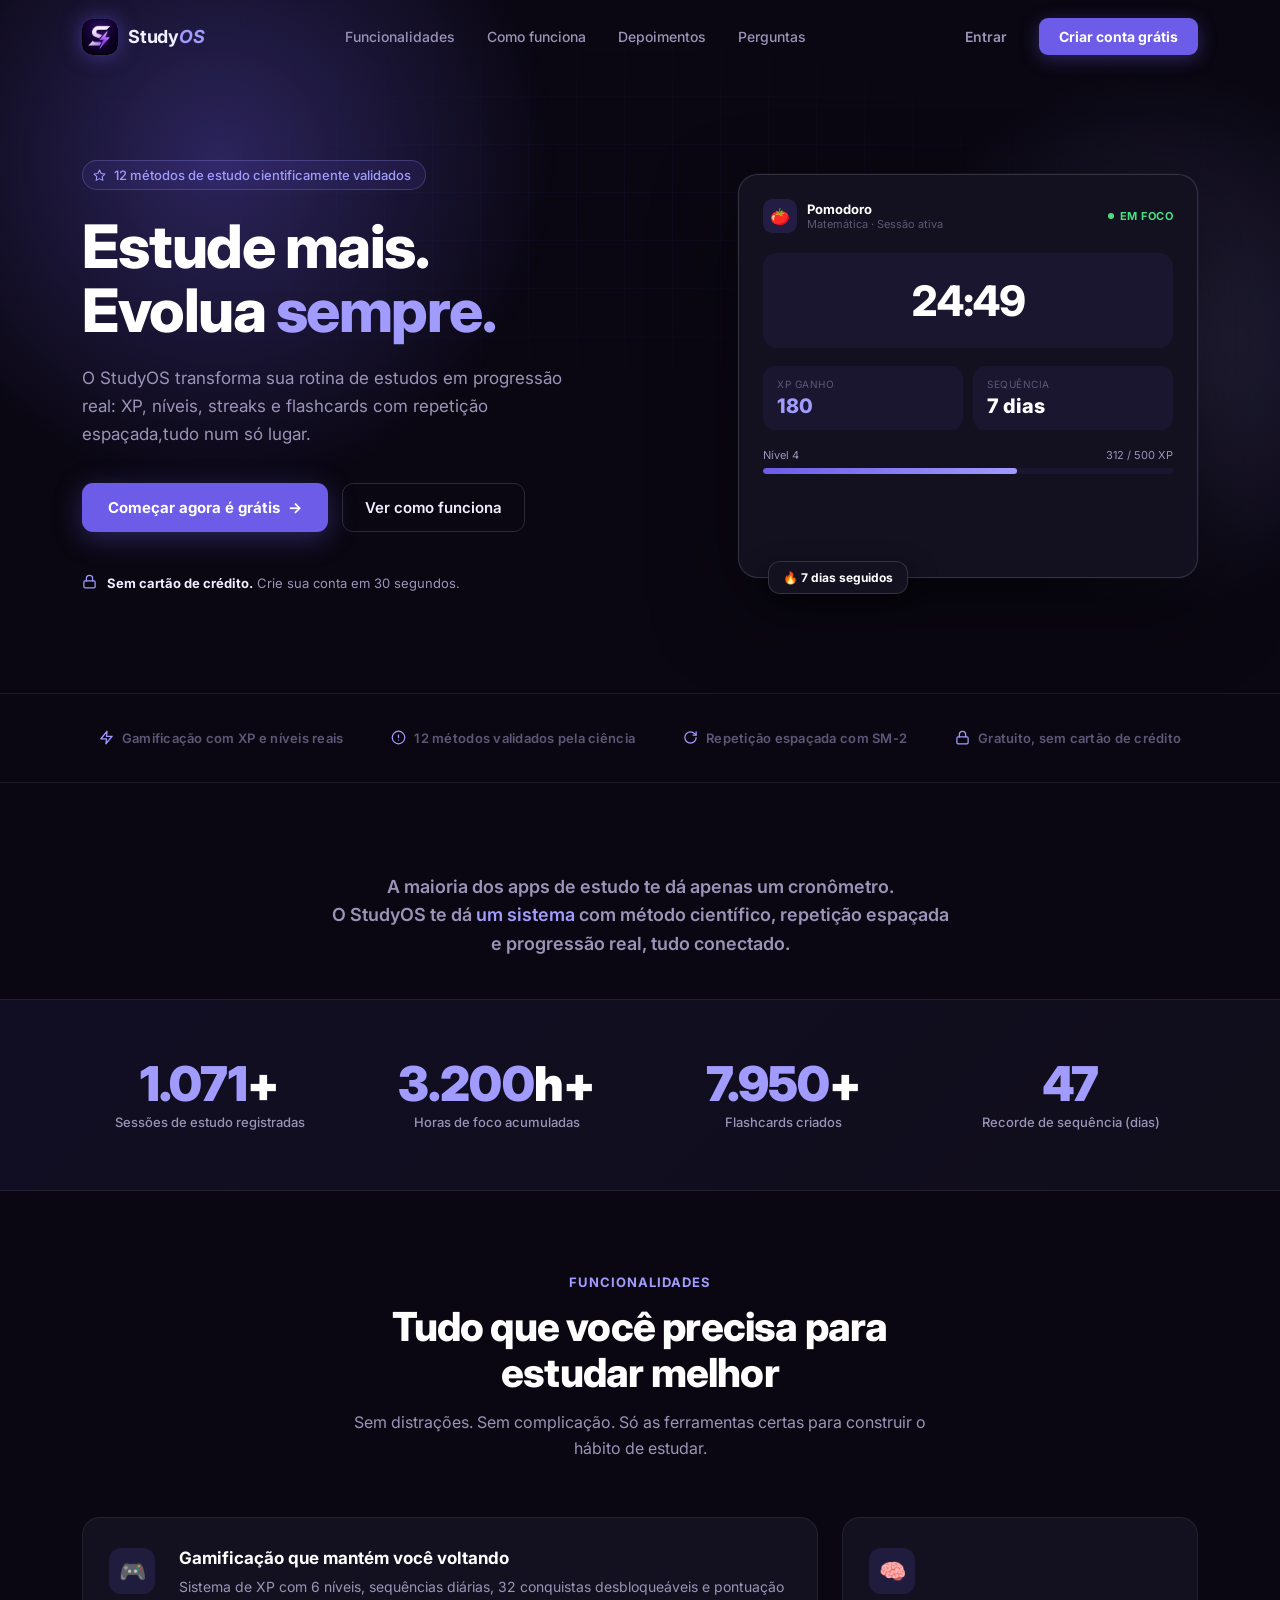
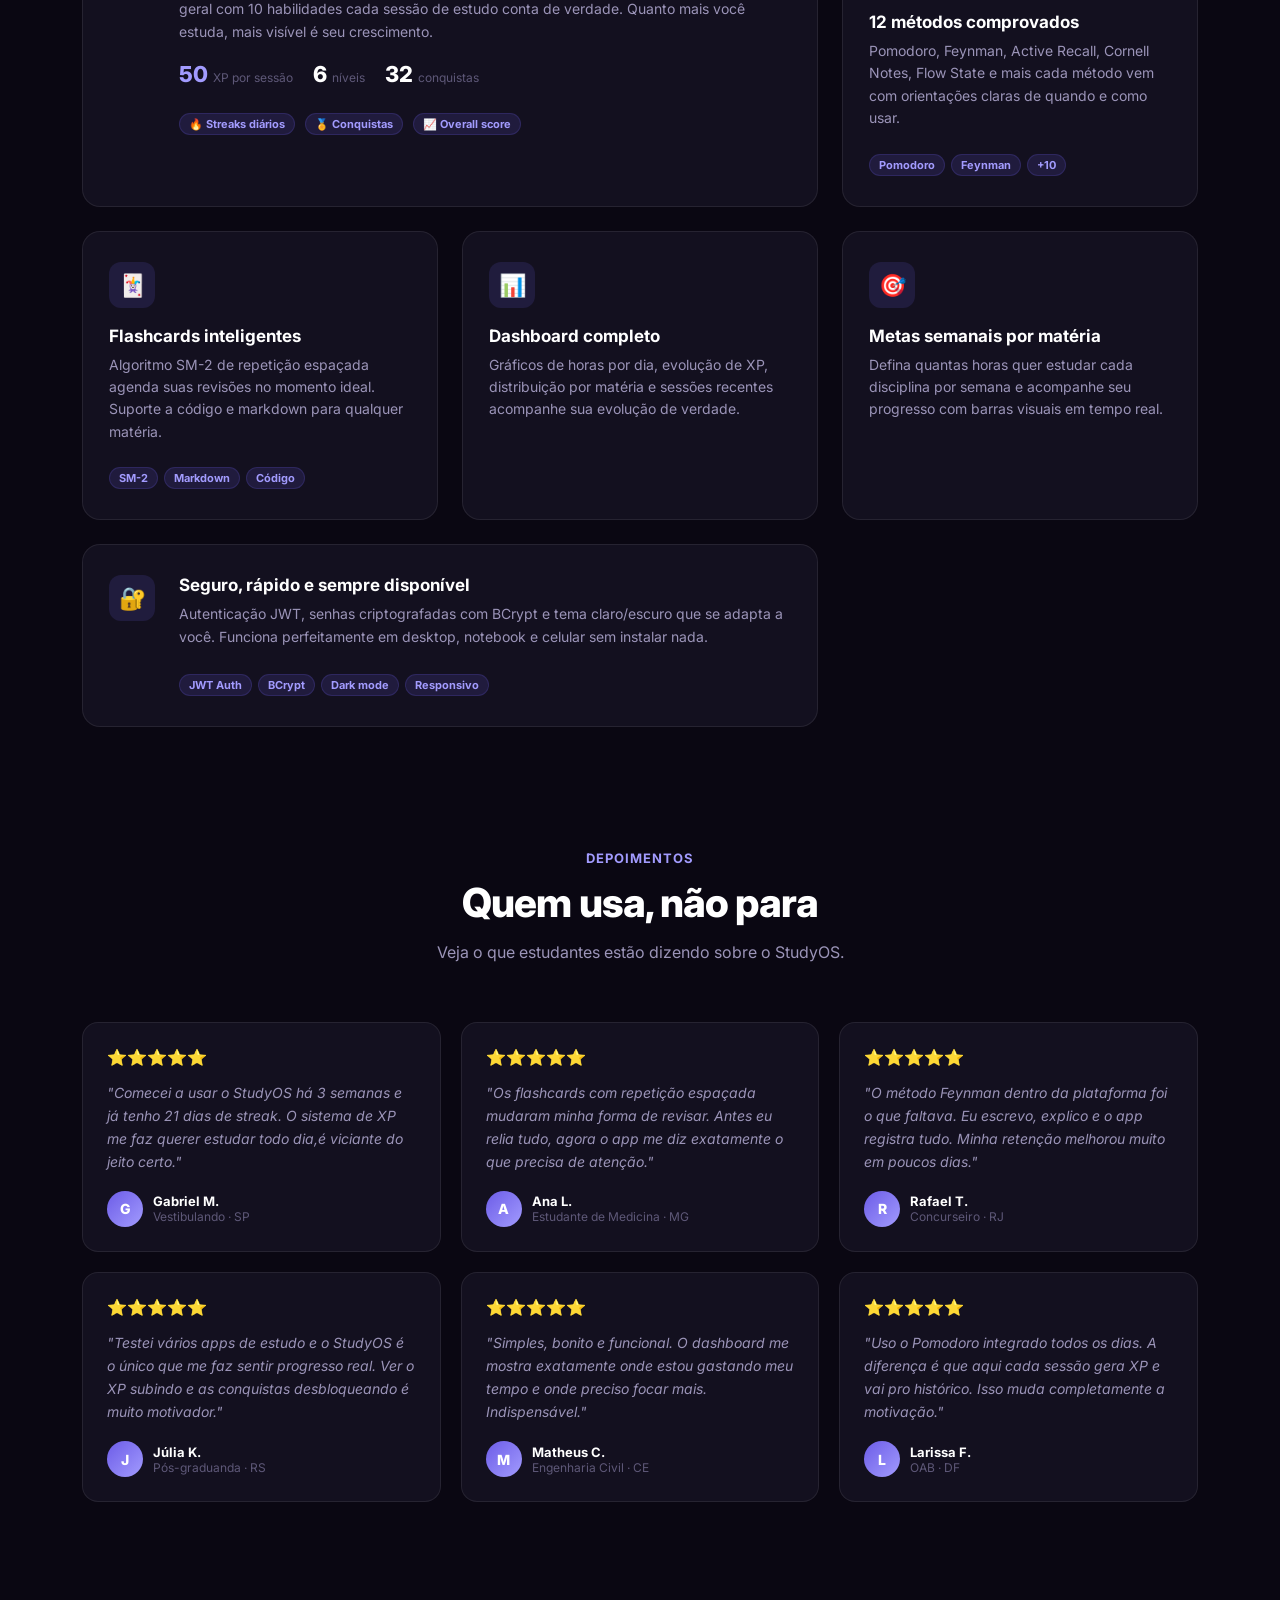
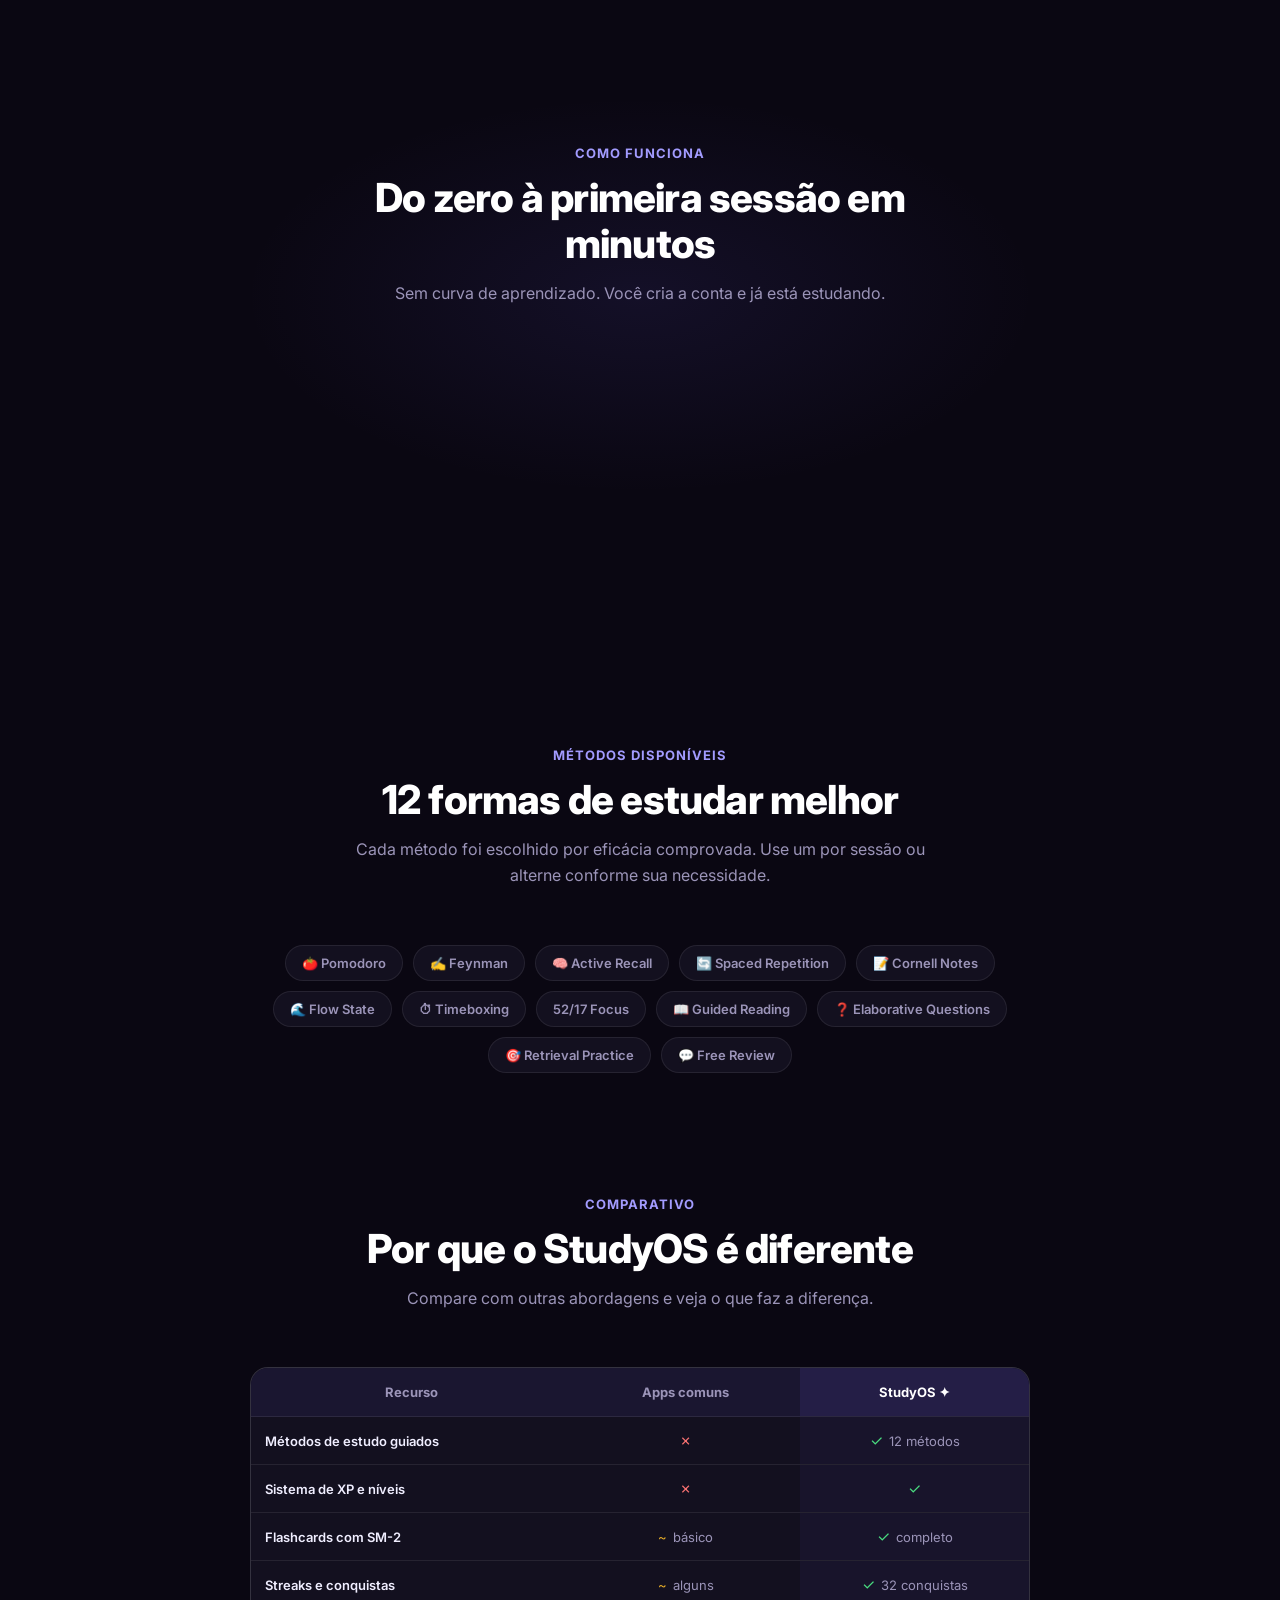
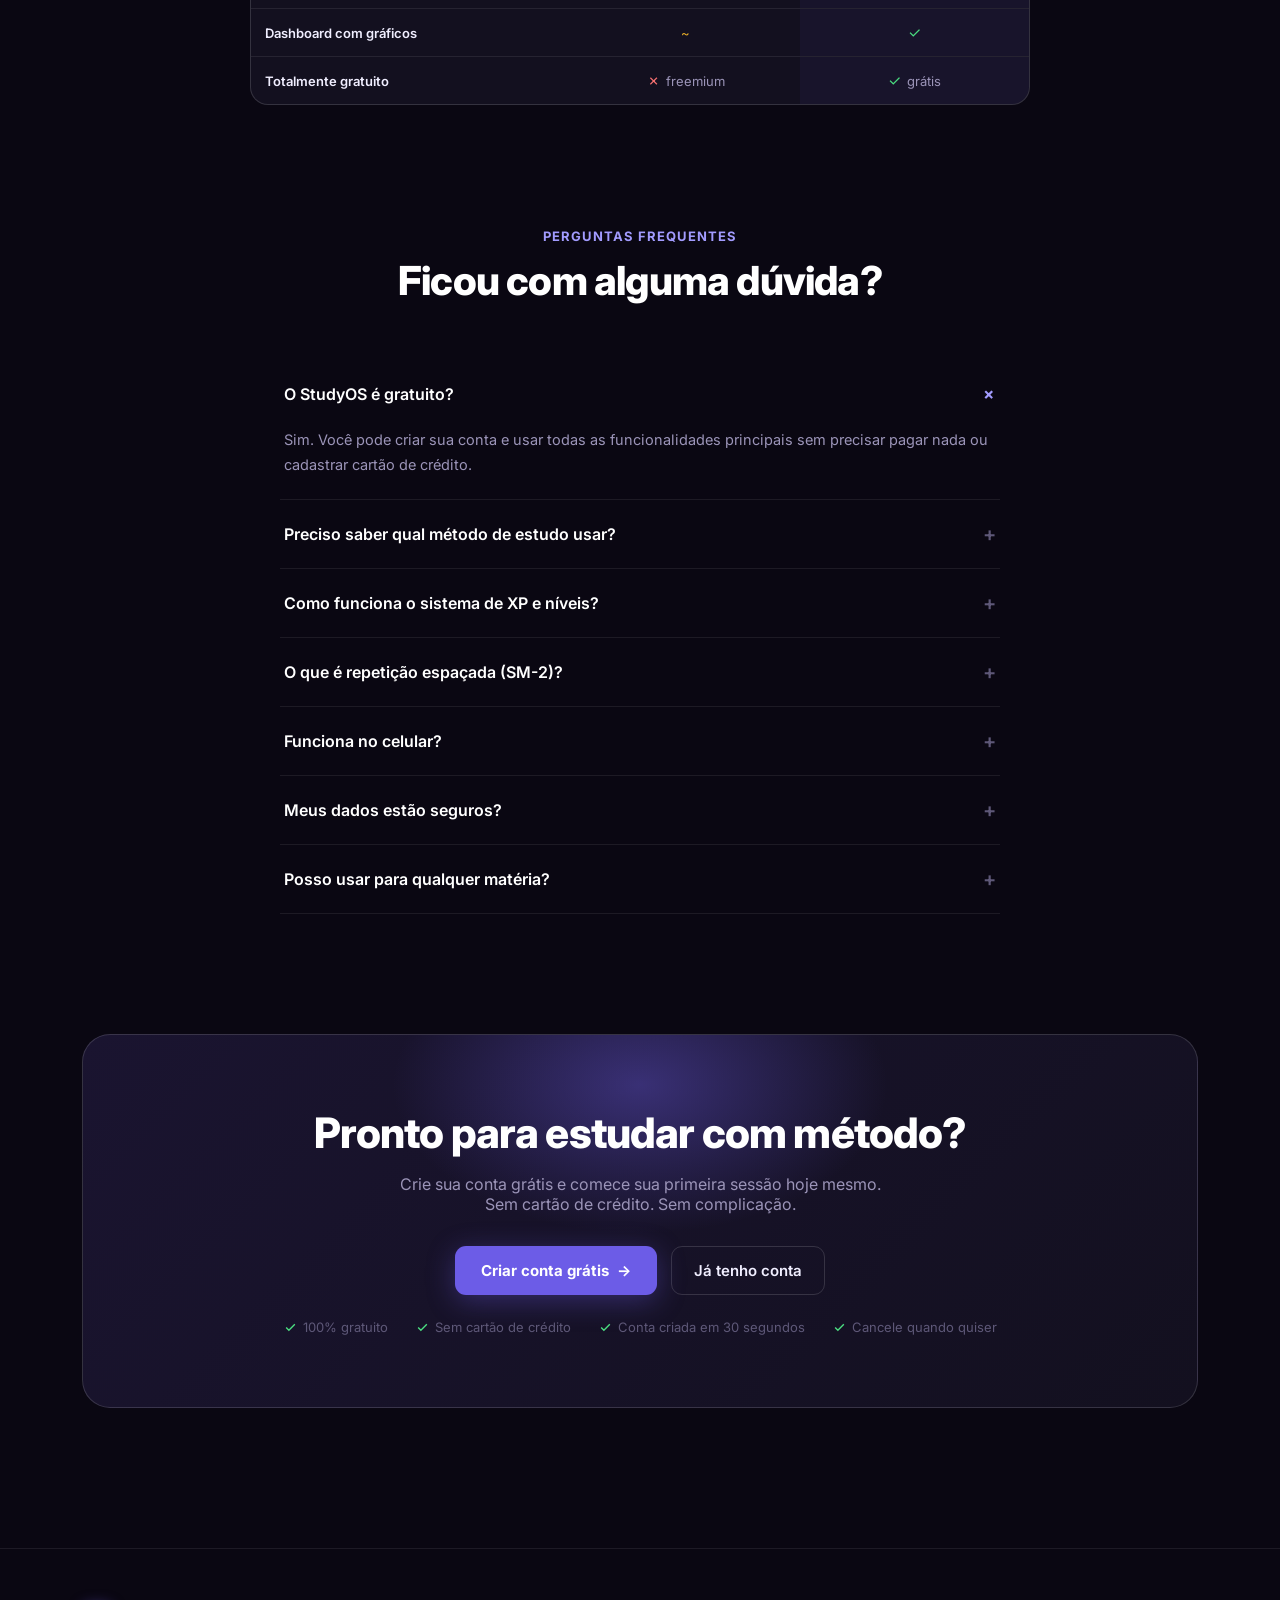
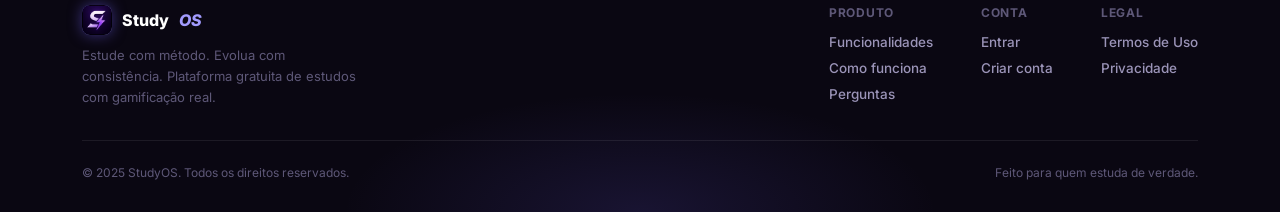
<file: studyos-api/src/main/resources/static/index.html>
<!DOCTYPE html>
<html lang="pt-BR">
<head>
    <meta charset="UTF-8"/>
    <meta name="viewport" content="width=device-width, initial-scale=1.0, viewport-fit=cover"/>
    <title>StudyOS — Estude mais. Evolua sempre.</title>
    <link rel="icon" type="image/png" href="assets/logo.png"/>
    <link rel="preconnect" href="https://fonts.googleapis.com"/>
    <link rel="preconnect" href="https://fonts.gstatic.com" crossorigin/>
    <link href="https://fonts.googleapis.com/css2?family=Inter:wght@400;500;600;700;800;900&display=swap" rel="stylesheet"/>
    <style>
        *,*::before,*::after{box-sizing:border-box;margin:0;padding:0}
        :root{
          --p:#6c5ce7;--p-h:#5a4bd1;--p-light:#a29bfe;
          --p-glow:rgba(108,92,231,0.35);
          --gold:#f0b429;--green:#4ade80;--red:#f87171;
          --bg:#0a0712;--surface:#13101f;--surface2:#1a1630;--surface3:#211c3a;
          --border:rgba(255,255,255,0.08);--border2:rgba(255,255,255,0.14);
          --text:#f0eeff;--text2:#9b94b8;--text3:#5e5878;
          --font:'Inter',sans-serif;
          --ease:cubic-bezier(.22,1,.36,1);
          --ease-soft:cubic-bezier(.2,.8,.2,1);
        }
        html{scroll-behavior:smooth}
        body{font-family:var(--font);background:var(--bg);color:var(--text);-webkit-font-smoothing:antialiased;overflow-x:hidden;width:100%}
        a{color:inherit;text-decoration:none}
        img{max-width:100%}
        .wrap{max-width:1180px;margin:0 auto;padding:0 32px}

        /* ══════════ NAV ══════════ */
        .nav{position:fixed;top:0;left:0;right:0;z-index:100;padding:18px 0;transition:background .3s,border-color .3s,backdrop-filter .3s}
        .nav.scrolled{background:rgba(10,7,18,0.88);backdrop-filter:blur(14px);border-bottom:1px solid var(--border)}
        .nav-inner{display:flex;align-items:center;justify-content:space-between}
        .nav-logo{display:flex;align-items:center;gap:10px;cursor:pointer}
        .nav-logo-icon{width:36px;height:36px;border-radius:10px;background:linear-gradient(135deg,#6c5ce7,#a29bfe);display:flex;align-items:center;justify-content:center;overflow:hidden;flex-shrink:0;box-shadow:0 0 20px rgba(108,92,231,.5);transition:transform .35s var(--ease)}
        .nav-logo:hover .nav-logo-icon{transform:rotate(-8deg) scale(1.08)}
        .nav-logo-icon img{width:100%;height:100%;object-fit:cover;display:block}
        .nav-logo-text{font-size:18px;font-weight:700;letter-spacing:-.01em}
        .nav-logo-text em{font-style:italic;color:var(--p-light)}
        .nav-links{display:flex;align-items:center;gap:32px}
        .nav-links a{font-size:14px;color:var(--text2);font-weight:500;transition:color .2s;position:relative}
        .nav-links a::after{content:'';position:absolute;left:0;bottom:-6px;width:0;height:2px;background:linear-gradient(90deg,var(--p),var(--p-light));transition:width .3s var(--ease);border-radius:2px}
        .nav-links a:hover{color:var(--text)}
        .nav-links a:hover::after{width:100%}
        .nav-cta{display:flex;align-items:center;gap:14px}
        .btn-ghost{font-size:14px;font-weight:600;color:var(--text2);padding:9px 18px;border-radius:9px;transition:color .2s,background .2s}
        .btn-ghost:hover{color:var(--text);background:rgba(255,255,255,.05)}
        .btn-solid{font-size:14px;font-weight:700;color:#fff;padding:10px 20px;border-radius:9px;background:var(--p);box-shadow:0 4px 18px var(--p-glow);transition:background .25s,transform .25s var(--ease),box-shadow .25s;display:inline-block;position:relative;overflow:hidden}
        .btn-solid::after{content:'';position:absolute;inset:0;background:radial-gradient(circle at var(--mx,50%) var(--my,50%),rgba(255,255,255,.35),transparent 60%);opacity:0;transition:opacity .3s}
        .btn-solid:hover::after{opacity:1}
        .btn-solid:hover{background:var(--p-h);box-shadow:0 8px 26px var(--p-glow)}
        .btn-solid:active{filter:brightness(.95)}

        /* ══════════ NAV BURGER (animado) ══════════ */
        .nav-burger{display:none;width:40px;height:40px;align-items:center;justify-content:center;background:none;border:1px solid var(--border2);border-radius:10px;color:var(--text);cursor:pointer;flex-shrink:0;transition:border-color .25s,background .25s,transform .2s;position:relative;z-index:160}
        .nav-burger:hover{border-color:rgba(162,155,254,.55);background:rgba(108,92,231,.1)}
        .nav-burger:active{transform:scale(.92)}
        .burger-lines{position:relative;width:18px;height:13px;display:block}
        .burger-lines span{position:absolute;left:0;width:18px;height:2px;border-radius:2px;background:currentColor;transition:transform .35s var(--ease),opacity .25s var(--ease),width .25s var(--ease)}
        .burger-lines span:nth-child(1){top:0}
        .burger-lines span:nth-child(2){top:5.5px;width:13px;left:5px}
        .burger-lines span:nth-child(3){top:11px}
        .nav-burger:hover .burger-lines span:nth-child(2){width:18px;left:0}
        .nav-burger.is-open .burger-lines span:nth-child(1){top:5.5px;transform:rotate(45deg)}
        .nav-burger.is-open .burger-lines span:nth-child(2){opacity:0;transform:translateX(8px)}
        .nav-burger.is-open .burger-lines span:nth-child(3){top:5.5px;transform:rotate(-45deg)}

        /* ══════════ MOBILE DRAWER ══════════ */
        .mobile-menu{position:fixed;top:0;right:0;bottom:0;width:84%;max-width:340px;background:linear-gradient(165deg,var(--surface) 0%,var(--bg) 100%);border-left:1px solid var(--border2);z-index:150;transform:translateX(100%);transition:transform .45s var(--ease);padding:0;display:flex;flex-direction:column;box-shadow:-30px 0 70px rgba(0,0,0,.5);visibility:hidden}
        .mobile-menu.open{transform:translateX(0);visibility:visible}
        .mobile-menu-head{display:flex;align-items:center;gap:10px;padding:22px 24px;border-bottom:1px solid var(--border)}
        .mobile-menu-head .mm-logo-icon{width:32px;height:32px;border-radius:9px;background:linear-gradient(135deg,#6c5ce7,#a29bfe);display:flex;align-items:center;justify-content:center;overflow:hidden;flex-shrink:0;box-shadow:0 0 16px rgba(108,92,231,.5)}
        .mobile-menu-head .mm-logo-icon img{width:100%;height:100%;object-fit:cover;display:block}
        .mobile-menu-head .mm-logo-text{font-size:16px;font-weight:700}
        .mobile-menu-head .mm-logo-text em{font-style:italic;color:var(--p-light)}
        .mobile-menu-body{flex:1;overflow-y:auto;padding:18px 18px 0;display:flex;flex-direction:column;gap:2px}
        .mm-section-label{font-size:11px;font-weight:700;color:var(--text3);text-transform:uppercase;letter-spacing:.08em;padding:14px 10px 8px}
        .mobile-menu a.mm-link{display:flex;align-items:center;gap:12px;font-size:15.5px;font-weight:600;color:var(--text2);padding:13px 10px;border-radius:11px;transition:color .2s,background .2s,transform .2s;opacity:0;transform:translateX(18px)}
        .mobile-menu a.mm-link:active{transform:scale(.97)}
        .mobile-menu a.mm-link:hover{color:#fff;background:rgba(255,255,255,.05)}
        .mobile-menu a.mm-link .mm-ico{width:30px;height:30px;border-radius:8px;background:rgba(108,92,231,.14);display:flex;align-items:center;justify-content:center;font-size:14px;flex-shrink:0;transition:background .2s,transform .25s var(--ease)}
        .mobile-menu a.mm-link:hover .mm-ico{background:rgba(108,92,231,.28);transform:scale(1.08) rotate(-6deg)}
        .mobile-menu a.mm-link .mm-arrow{margin-left:auto;opacity:0;transform:translateX(-4px);transition:opacity .2s,transform .2s;color:var(--p-light);flex-shrink:0}
        .mobile-menu a.mm-link:hover .mm-arrow{opacity:1;transform:translateX(0)}
        .mobile-menu.open a.mm-link{animation:mmLinkIn .45s var(--ease) forwards}
        .mobile-menu.open a.mm-link:nth-child(1){animation-delay:.08s}
        .mobile-menu.open a.mm-link:nth-child(2){animation-delay:.13s}
        .mobile-menu.open a.mm-link:nth-child(3){animation-delay:.18s}
        .mobile-menu.open a.mm-link:nth-child(4){animation-delay:.23s}
        @keyframes mmLinkIn{to{opacity:1;transform:translateX(0)}}
        .mm-divider{height:1px;background:var(--border);margin:14px 10px}
        .mobile-menu-foot{padding:18px;border-top:1px solid var(--border);display:flex;flex-direction:column;gap:10px}
        .mobile-menu-foot .btn-ghost{text-align:center;border:1px solid var(--border2);border-radius:11px;padding:13px}
        .mobile-menu-foot .btn-solid{text-align:center;padding:14px;border-radius:11px;font-size:15px}
        .mobile-overlay{position:fixed;inset:0;background:rgba(5,3,10,.6);z-index:140;opacity:0;pointer-events:none;transition:opacity .35s ease;backdrop-filter:blur(3px)}
        .mobile-overlay.open{opacity:1;pointer-events:auto}

        /* ══════════ HERO ══════════ */
        .hero{position:relative;padding:160px 0 100px;overflow:hidden}
        .hero-glow-a{position:absolute;top:-180px;left:-120px;width:680px;height:680px;background:radial-gradient(ellipse at center,rgba(108,92,231,.35) 0%,transparent 70%);pointer-events:none}
        .hero-glow-b{position:absolute;top:60px;right:-160px;width:560px;height:560px;background:radial-gradient(ellipse at center,rgba(162,155,254,.18) 0%,transparent 70%);pointer-events:none}
        .hero-grid-bg{position:absolute;inset:0;background-image:linear-gradient(rgba(108,92,231,.05) 1px,transparent 1px),linear-gradient(90deg,rgba(108,92,231,.05) 1px,transparent 1px);background-size:48px 48px;mask-image:radial-gradient(ellipse 60% 50% at 50% 30%,black 0%,transparent 80%);pointer-events:none}
        .hero-inner{position:relative;z-index:2;display:grid;grid-template-columns:1fr 460px;gap:60px;align-items:center}
        .hero-badge{display:inline-flex;align-items:center;gap:8px;padding:6px 14px 6px 10px;border-radius:999px;border:1px solid rgba(162,155,254,.25);background:rgba(108,92,231,.1);color:var(--p-light);font-size:13px;font-weight:500;margin-bottom:24px;opacity:0;animation:fadeUp .6s var(--ease) .1s forwards;transition:border-color .25s,transform .25s}
        .hero-badge:hover{border-color:rgba(162,155,254,.55);transform:translateY(-2px)}
        .hero-h1{font-size:clamp(34px,5vw,60px);font-weight:800;line-height:1.07;letter-spacing:-.025em;margin-bottom:22px;color:#fff;opacity:0;animation:fadeUp .6s var(--ease) .22s forwards}
        .hero-h1 .accent{color:var(--p-light);position:relative;display:inline-block}
        .hero-sub{font-size:17px;line-height:1.65;color:var(--text2);max-width:480px;margin-bottom:34px;opacity:0;animation:fadeUp .6s var(--ease) .34s forwards}
        .hero-actions{display:flex;gap:14px;margin-bottom:42px;opacity:0;animation:fadeUp .6s var(--ease) .46s forwards;flex-wrap:wrap}
        .hero-btn-main{font-size:15px;font-weight:700;color:#fff;padding:14px 26px;border-radius:11px;background:var(--p);box-shadow:0 6px 28px var(--p-glow);display:inline-flex;align-items:center;gap:8px;transition:background .25s,transform .25s var(--ease),box-shadow .25s;position:relative;overflow:hidden;white-space:nowrap}
        .hero-btn-main::before{content:'';position:absolute;top:0;left:-60%;width:40%;height:100%;background:linear-gradient(120deg,transparent,rgba(255,255,255,.35),transparent);transform:skewX(-20deg);transition:left .55s ease}
        .hero-btn-main:hover::before{left:130%}
        .hero-btn-main span{transition:transform .3s var(--ease)}
        .hero-btn-main:hover{background:var(--p-h);box-shadow:0 12px 38px var(--p-glow)}
        .hero-btn-main:active{filter:brightness(.95)}
        .hero-btn-main:hover span{transform:translateX(5px)}
        .hero-btn-ghost{font-size:15px;font-weight:600;color:var(--text);padding:14px 22px;border-radius:11px;border:1px solid var(--border2);transition:background .25s,border-color .25s,transform .25s var(--ease)}
        .hero-btn-ghost:hover{background:rgba(255,255,255,.06);border-color:rgba(255,255,255,.3)}
        .hero-btn-ghost:active{filter:brightness(.95)}
        .hero-proof{display:flex;align-items:center;gap:10px;opacity:0;animation:fadeUp .6s var(--ease) .56s forwards}
        .hero-proof-icon{font-size:15px;color:var(--p-light)}
        .hero-proof-text{font-size:13px;color:var(--text2)}
        .hero-proof-text strong{color:var(--text);font-weight:700}
        .hero-panel-wrap{position:relative;opacity:0;animation:fadeScale .7s var(--ease-soft) .4s forwards;will-change:transform;max-width:460px;margin:0 auto;width:100%}
        .hero-panel{position:relative;background:var(--surface);border:1px solid var(--border2);border-radius:20px;padding:24px;box-shadow:0 30px 80px rgba(0,0,0,.5),0 0 0 1px rgba(108,92,231,.08);min-height:404px;transition:box-shadow .4s;overflow:hidden}
        .hero-panel-wrap:hover .hero-panel{box-shadow:0 36px 90px rgba(0,0,0,.55),0 0 0 1px rgba(108,92,231,.18),0 0 60px rgba(108,92,231,.12)}
        .panel-shine{position:absolute;top:0;left:-60%;width:40%;height:100%;background:linear-gradient(110deg,transparent,rgba(255,255,255,.07),transparent);transform:skewX(-18deg);pointer-events:none;animation:shineSweep 5s ease-in-out infinite;animation-delay:1.2s}
        @keyframes shineSweep{0%,18%{left:-60%}40%,100%{left:130%}}
        .scene{position:relative}
        .scene-phase{position:absolute;top:0;left:0;width:100%;opacity:0;pointer-events:none;transition:opacity .5s ease}
        .scene-phase.active{opacity:1;pointer-events:auto;position:relative}
        .hp-top{display:flex;align-items:center;justify-content:space-between;margin-bottom:20px}
        .hp-method{display:flex;align-items:center;gap:10px}
        .hp-method-icon{width:34px;height:34px;border-radius:9px;background:rgba(108,92,231,.18);display:flex;align-items:center;justify-content:center;font-size:16px}
        .hp-method-name{font-size:13px;font-weight:700;color:#fff}
        .hp-method-sub{font-size:11px;color:var(--text3)}
        .hp-live{display:flex;align-items:center;gap:6px;font-size:11px;font-weight:700;color:var(--green);text-transform:uppercase;letter-spacing:.04em}
        .hp-live-dot{width:6px;height:6px;border-radius:50%;background:var(--green);animation:pulseDot 1.6s ease-in-out infinite}
        .hp-timer-row{display:flex;align-items:center;justify-content:center;padding:22px 0;margin-bottom:18px;background:var(--surface2);border-radius:14px}
        .hp-timer{font-size:clamp(32px,7vw,42px);font-weight:800;letter-spacing:-.02em;color:#fff;font-variant-numeric:tabular-nums}
        .hp-stats{display:grid;grid-template-columns:1fr 1fr;gap:10px;margin-bottom:18px}
        .hp-stat{background:var(--surface2);border-radius:12px;padding:12px 14px;transition:background .2s,transform .2s}
        .hp-stat:hover{background:var(--surface3);transform:translateY(-2px)}
        .hp-stat-label{font-size:10px;color:var(--text3);text-transform:uppercase;letter-spacing:.05em;margin-bottom:4px}
        .hp-stat-value{font-size:20px;font-weight:800;color:#fff}
        .hp-stat-value.xp{color:var(--p-light)}
        .hp-xpbar-row{margin-bottom:0}
        .hp-xpbar-label{display:flex;justify-content:space-between;font-size:11px;color:var(--text2);margin-bottom:6px}
        .hp-xpbar-track{height:6px;border-radius:99px;background:var(--surface2);overflow:hidden}
        .hp-xpbar-fill{height:100%;border-radius:99px;background:linear-gradient(90deg,#6c5ce7,#a29bfe);transition:width 1s cubic-bezier(.4,0,.2,1)}
        .hp-complete-icon{width:64px;height:64px;border-radius:18px;background:rgba(74,222,128,.12);border:1px solid rgba(74,222,128,.3);display:flex;align-items:center;justify-content:center;font-size:28px;margin:18px auto 16px;animation:popIn .5s var(--ease)}
        .hp-complete-title{text-align:center;font-size:18px;font-weight:800;color:#fff;margin-bottom:6px}
        .hp-complete-sub{text-align:center;font-size:13px;color:var(--text2);margin-bottom:24px}
        .hp-xp-pop{display:flex;align-items:center;justify-content:center;gap:8px;font-size:32px;font-weight:800;color:var(--p-light);margin-bottom:24px}
        .hp-levelup-burst{position:relative;display:flex;align-items:center;justify-content:center;margin:10px auto 22px;height:96px}
        .hp-level-ring{width:96px;height:96px;border-radius:50%;background:linear-gradient(135deg,#6c5ce7,#a29bfe);display:flex;align-items:center;justify-content:center;box-shadow:0 0 0 8px rgba(108,92,231,.12),0 0 40px rgba(108,92,231,.5);animation:popIn .5s var(--ease)}
        .hp-level-num{font-size:34px;font-weight:900;color:#fff}
        .confetti{position:absolute;width:6px;height:6px;border-radius:2px;opacity:0}
        .hp-levelup-title{text-align:center;font-size:19px;font-weight:800;color:#fff;margin-bottom:6px}
        .hp-levelup-sub{text-align:center;font-size:13px;color:var(--text2);margin-bottom:20px}
        .hp-rank-badge{display:flex;align-items:center;justify-content:center;gap:8px;background:var(--surface2);border-radius:12px;padding:14px;font-size:13px;font-weight:700;color:var(--gold)}
        .hp-float-streak{position:absolute;bottom:-16px;left:30px;background:var(--surface);border:1px solid var(--border2);padding:8px 14px;border-radius:12px;display:flex;align-items:center;gap:8px;font-size:12px;font-weight:700;color:#fff;box-shadow:0 10px 30px rgba(0,0,0,.4);z-index:5;animation:floatY 3.2s ease-in-out infinite}

        /* ══════════ TRUST ══════════ */
        .trust{padding:36px 0;border-top:1px solid var(--border);border-bottom:1px solid var(--border)}
        .trust-inner{display:flex;align-items:center;justify-content:center;gap:48px;flex-wrap:wrap;font-size:13px;color:var(--text3);font-weight:600;letter-spacing:.02em}
        .trust-item{display:flex;align-items:center;gap:8px;transition:color .25s,transform .25s var(--ease)}
        .trust-item:hover{color:var(--text2);transform:translateY(-3px)}
        .trust-item svg{flex-shrink:0;color:var(--p-light);transition:transform .25s var(--ease)}
        .trust-item:hover svg{transform:scale(1.18) rotate(-6deg)}

        .sec-head{max-width:620px;margin:0 auto 56px;text-align:center}
        .sec-eyebrow{display:inline-block;font-size:13px;font-weight:700;color:var(--p-light);text-transform:uppercase;letter-spacing:.08em;margin-bottom:14px}
        .sec-title{font-size:clamp(26px,3.4vw,40px);font-weight:800;letter-spacing:-.02em;line-height:1.15;color:#fff;margin-bottom:14px}
        .sec-sub{font-size:16px;color:var(--text2);line-height:1.6}

        /* ══════════ POSITION ══════════ */
        .position{padding:90px 0 40px}
        .position-line{text-align:center;font-size:clamp(15px,1.6vw,18px);font-weight:600;line-height:1.6;color:var(--text2);max-width:620px;margin:0 auto}
        .position-line strong{color:#fff;font-weight:800}
        .position-line .hl{color:var(--p-light)}

        .stats-banner{padding:60px 0;background:linear-gradient(135deg,rgba(108,92,231,.08),rgba(162,155,254,.04));border-top:1px solid var(--border);border-bottom:1px solid var(--border);position:relative;overflow:hidden}
        .stats-banner-grid{display:grid;grid-template-columns:repeat(4,1fr);gap:32px;text-align:center}
        .stat-banner-num{font-size:clamp(28px,4vw,48px);font-weight:900;color:#fff;letter-spacing:-.02em;line-height:1;transition:transform .25s var(--ease)}
        .stat-banner-num:hover{transform:scale(1.06)}
        .stat-banner-num span{color:var(--p-light)}
        .stat-banner-label{font-size:13px;color:var(--text2);margin-top:6px;font-weight:500}

        /* ══════════ FEATURES ══════════ */
        .features{padding:80px 0 120px}
        .feat-grid{display:grid;grid-template-columns:repeat(3,1fr);gap:24px}
        .feat-card{background:var(--surface);border:1px solid var(--border);border-radius:18px;padding:30px 26px;transition:border-color .3s,transform .35s var(--ease),background .3s,box-shadow .35s;cursor:default;position:relative;overflow:hidden}
        .feat-card::before{content:'';position:absolute;inset:0;background:radial-gradient(circle at 50% 0%,rgba(108,92,231,.08),transparent 60%);opacity:0;transition:opacity .3s}
        .feat-card:hover::before{opacity:1}
        .feat-card:hover{border-color:rgba(108,92,231,.5);transform:translateY(-8px);background:var(--surface2);box-shadow:0 24px 64px rgba(108,92,231,.22)}
        .feat-icon{width:46px;height:46px;border-radius:12px;background:rgba(108,92,231,.15);display:flex;align-items:center;justify-content:center;font-size:22px;margin-bottom:18px;transition:transform .35s var(--ease)}
        .feat-card:hover .feat-icon{transform:scale(1.15) rotate(-8deg)}
        .feat-title{font-size:17px;font-weight:700;color:#fff;margin-bottom:8px}
        .feat-desc{font-size:14px;color:var(--text2);line-height:1.6}
        .feat-card.wide{grid-column:span 2}
        .feat-card.wide .feat-inner{display:flex;align-items:flex-start;gap:24px}
        .feat-card.wide .feat-icon{flex-shrink:0;margin-bottom:0}
        .feat-tag{display:inline-block;font-size:11px;font-weight:700;padding:3px 9px;border-radius:999px;background:rgba(108,92,231,.15);color:var(--p-light);margin-top:12px;margin-right:6px;border:1px solid rgba(108,92,231,.2);transition:background .25s,transform .2s var(--ease),border-color .2s}
        .feat-tag:hover{background:rgba(108,92,231,.32);transform:translateY(-2px) scale(1.04);border-color:rgba(108,92,231,.5)}

        /* ══════════ TESTIMONIALS ══════════ */
        .testimonials{padding:0 0 120px}
        .testi-grid{display:grid;grid-template-columns:repeat(3,1fr);gap:20px}
        .testi-card{background:var(--surface);border:1px solid var(--border);border-radius:16px;padding:24px;transition:border-color .3s,transform .35s var(--ease),box-shadow .35s}
        .testi-card:hover{border-color:rgba(108,92,231,.4);transform:translateY(-6px);box-shadow:0 22px 50px rgba(0,0,0,.35)}
        .testi-stars{display:flex;gap:3px;margin-bottom:14px}
        .testi-star{color:var(--gold);font-size:14px}
        .testi-text{font-size:14px;color:var(--text2);line-height:1.65;margin-bottom:18px;font-style:italic}
        .testi-author{display:flex;align-items:center;gap:10px}
        .testi-avatar{width:36px;height:36px;border-radius:50%;background:linear-gradient(135deg,var(--p),var(--p-light));display:flex;align-items:center;justify-content:center;font-size:14px;font-weight:800;color:#fff;flex-shrink:0;transition:transform .3s var(--ease)}
        .testi-card:hover .testi-avatar{transform:scale(1.12)}
        .testi-name{font-size:13px;font-weight:700;color:#fff}
        .testi-role{font-size:12px;color:var(--text3)}

        /* ══════════ HOW ══════════ */
        .how{padding:120px 0;position:relative}
        .how-bg-glow{position:absolute;top:10%;left:50%;transform:translateX(-50%);width:800px;height:400px;background:radial-gradient(ellipse at center,rgba(108,92,231,.1) 0%,transparent 70%);pointer-events:none}
        .how-steps{position:relative;z-index:1;display:grid;grid-template-columns:repeat(4,1fr);gap:24px}
        .how-step{position:relative}
        .how-frame{background:var(--surface);border:1px solid var(--border2);border-radius:14px;overflow:hidden;margin-bottom:18px;box-shadow:0 14px 36px rgba(0,0,0,.35);transition:transform .35s var(--ease),box-shadow .35s,border-color .35s}
        .how-step:hover .how-frame{transform:translateY(-8px);box-shadow:0 30px 60px rgba(108,92,231,.24);border-color:rgba(108,92,231,.45)}
        .how-frame-bar{display:flex;align-items:center;gap:5px;padding:8px 10px;background:var(--surface2);border-bottom:1px solid var(--border)}
        .how-frame-dot{width:6px;height:6px;border-radius:50%;background:var(--text3)}
        .how-frame-body{padding:14px;min-height:120px;display:flex;align-items:center;justify-content:center}
        .mini-input{width:100%;display:flex;flex-direction:column;gap:6px}
        .mini-field-label{font-size:9px;color:var(--text3);text-transform:uppercase;letter-spacing:.05em}
        .mini-field{height:22px;border-radius:5px;background:var(--surface3);border:1px solid var(--border)}
        .mini-field.filled{background:rgba(108,92,231,.12);border-color:rgba(108,92,231,.3);display:flex;align-items:center;padding:0 8px;font-size:10px;color:var(--p-light);font-weight:600}
        .mini-chip-row{display:flex;gap:6px;flex-wrap:wrap}
        .mini-chip{font-size:9px;padding:4px 9px;border-radius:99px;background:var(--surface3);border:1px solid var(--border);color:var(--text2)}
        .mini-chip.sel{background:var(--p);color:#fff;border-color:var(--p)}
        .mini-method-row{display:flex;flex-direction:column;gap:6px;width:100%}
        .mini-method{display:flex;align-items:center;gap:8px;padding:7px 9px;border-radius:7px;background:var(--surface3);border:1px solid var(--border);font-size:10px;color:var(--text2)}
        .mini-method.sel{background:rgba(108,92,231,.15);border-color:rgba(108,92,231,.4);color:#fff;font-weight:600}
        .mini-method-icon{font-size:12px}
        .mini-progress-card{width:100%;display:flex;flex-direction:column;gap:8px}
        .mini-progress-stat{display:flex;justify-content:space-between;font-size:10px;color:var(--text2)}
        .mini-progress-stat b{color:#fff}
        .mini-progress-track{height:5px;border-radius:99px;background:var(--surface3);overflow:hidden}
        .mini-progress-fill{height:100%;background:linear-gradient(90deg,#6c5ce7,#a29bfe);border-radius:99px;width:0%;transition:width 1.1s cubic-bezier(.4,0,.2,1)}
        .how-num{position:absolute;top:-12px;left:-12px;width:30px;height:30px;border-radius:9px;background:var(--p);border:2px solid var(--bg);display:flex;align-items:center;justify-content:center;font-size:13px;font-weight:800;color:#fff;z-index:2;transition:transform .35s var(--ease)}
        .how-step:hover .how-num{transform:scale(1.2) rotate(-10deg)}
        .how-step-title{font-size:15px;font-weight:700;color:#fff;margin-bottom:6px}
        .how-step-desc{font-size:13px;color:var(--text2);line-height:1.55}

        /* ══════════ METHODS ══════════ */
        .methods{padding:0 0 120px}
        .methods-row{display:flex;flex-wrap:wrap;gap:10px;justify-content:center;max-width:760px;margin:0 auto}
        .method-chip{font-size:13px;font-weight:600;color:var(--text2);padding:9px 16px;border-radius:999px;border:1px solid var(--border);background:var(--surface);transition:border-color .25s,color .25s,background .25s,transform .25s var(--ease),box-shadow .25s}
        .method-chip:hover{border-color:rgba(108,92,231,.55);color:#fff;background:rgba(108,92,231,.14);transform:translateY(-4px) scale(1.05);box-shadow:0 10px 24px rgba(108,92,231,.25)}

        /* ══════════ COMPARISON ══════════ */
        .comparison{padding:0 0 120px}
        .compare-table{max-width:780px;margin:0 auto;background:var(--surface);border:1px solid var(--border2);border-radius:18px;overflow:hidden}
        .compare-head{display:grid;grid-template-columns:1.4fr 1fr 1fr;background:var(--surface2);border-bottom:1px solid var(--border)}
        .compare-head-cell{padding:16px 14px;font-size:13px;font-weight:700;color:var(--text2);text-align:center}
        .compare-head-cell.hl{color:#fff;background:rgba(108,92,231,.12)}
        .compare-row{display:grid;grid-template-columns:1.4fr 1fr 1fr;border-bottom:1px solid var(--border);transition:background .25s}
        .compare-row:last-child{border-bottom:none}
        .compare-row:hover{background:rgba(108,92,231,.06)}
        .compare-cell{padding:14px;font-size:13px;color:var(--text2);display:flex;align-items:center;gap:6px}
        .compare-cell.feature{font-weight:600;color:var(--text)}
        .compare-cell.center{justify-content:center}
        .check{color:var(--green);font-size:15px}
        .cross{color:var(--red);font-size:15px}
        .compare-cell.hl-col{background:rgba(108,92,231,.06)}

        /* ══════════ FAQ ══════════ */
        .faq{padding:0 0 120px}
        .faq-list{max-width:720px;margin:0 auto}
        .faq-item{border-bottom:1px solid var(--border)}
        .faq-q{display:flex;align-items:center;justify-content:space-between;padding:22px 4px;cursor:pointer;font-size:16px;font-weight:600;color:#fff;transition:color .2s,padding-left .25s;gap:16px}
        .faq-q:hover{color:var(--p-light);padding-left:6px}
        .faq-icon{font-size:20px;color:var(--text3);transition:transform .3s var(--ease);flex-shrink:0}
        .faq-item.open .faq-icon{transform:rotate(45deg);color:var(--p-light)}
        .faq-a{max-height:0;overflow:hidden;transition:max-height .4s var(--ease-soft)}
        .faq-item.open .faq-a{max-height:300px}
        .faq-a-inner{padding:0 4px 22px;font-size:14.5px;color:var(--text2);line-height:1.7}

        /* ══════════ FINAL CTA ══════════ */
        .final-cta{padding:0 0 140px;position:relative}
        .final-cta-box{position:relative;background:linear-gradient(135deg,#1a1430,#13101f);border:1px solid var(--border2);border-radius:28px;padding:72px 60px;text-align:center;overflow:hidden}
        .final-cta-box::before{content:'';position:absolute;top:-100px;left:50%;transform:translateX(-50%);width:500px;height:300px;background:radial-gradient(ellipse at center,rgba(108,92,231,.4) 0%,transparent 70%);pointer-events:none}
        .final-cta-title{position:relative;z-index:1;font-size:clamp(26px,3.6vw,42px);font-weight:800;letter-spacing:-.02em;color:#fff;margin-bottom:16px}
        .final-cta-sub{position:relative;z-index:1;font-size:16px;color:var(--text2);margin-bottom:32px}
        .final-cta-actions{position:relative;z-index:1;display:flex;gap:14px;justify-content:center;flex-wrap:wrap}
        .final-cta-perks{position:relative;z-index:1;display:flex;gap:28px;justify-content:center;margin-top:24px;flex-wrap:wrap}
        .final-cta-perk{font-size:13px;color:var(--text3);display:flex;align-items:center;gap:6px;transition:color .25s}
        .final-cta-perk:hover{color:var(--text2)}
        .final-cta-perk svg{color:var(--green)}

        /* ══════════ FOOTER ══════════ */
        .foot{padding:56px 0 32px;border-top:1px solid var(--border);position:relative;overflow:hidden;margin-top:0}
        .foot::before{content:'';position:absolute;bottom:-120px;left:50%;transform:translateX(-50%);width:600px;height:240px;background:radial-gradient(ellipse at center,rgba(108,92,231,.15) 0%,transparent 70%);pointer-events:none}
        .foot-inner{position:relative;z-index:1;display:flex;align-items:flex-start;justify-content:space-between;flex-wrap:wrap;gap:32px;padding-bottom:32px}
        .foot-brand{display:flex;flex-direction:column;gap:10px;max-width:280px;cursor:pointer}
        .foot-logo{display:flex;align-items:center;gap:10px;font-size:16px;font-weight:800;color:#fff}
        .foot-logo-icon{width:30px;height:30px;border-radius:8px;background:linear-gradient(135deg,#6c5ce7,#a29bfe);display:flex;align-items:center;justify-content:center;overflow:hidden;flex-shrink:0;box-shadow:0 0 14px rgba(108,92,231,.5);transition:transform .3s var(--ease)}
        .foot-brand:hover .foot-logo-icon{transform:rotate(-8deg) scale(1.08)}
        .foot-logo-icon img{width:100%;height:100%;object-fit:cover;display:block}
        .foot-tagline{font-size:13px;color:var(--text3);line-height:1.6}
        .foot-cols{display:flex;gap:48px;flex-wrap:wrap}
        .foot-col{display:flex;flex-direction:column;gap:10px}
        .foot-col-title{font-size:12px;font-weight:700;color:var(--text3);text-transform:uppercase;letter-spacing:.06em;margin-bottom:4px}
        .foot-col a{font-size:13.5px;color:var(--text2);font-weight:500;transition:color .2s,padding-left .2s;width:fit-content}
        .foot-col a:hover{color:#fff;padding-left:4px}
        .foot-divider{width:100%;height:1px;background:var(--border);position:relative;z-index:1}
        .foot-bottom{position:relative;z-index:1;display:flex;justify-content:space-between;align-items:center;flex-wrap:wrap;gap:12px;padding-top:24px}
        .foot-copy{font-size:12px;color:var(--text3)}

        /* ══════════ KEYFRAMES ══════════ */
        @keyframes fadeUp{from{opacity:0;transform:translateY(16px)}to{opacity:1;transform:translateY(0)}}
        @keyframes fadeScale{from{opacity:0;transform:scale(.94) translateY(10px)}to{opacity:1;transform:scale(1) translateY(0)}}
        @keyframes pulseDot{0%,100%{opacity:1}50%{opacity:.3}}
        @keyframes confettiFall{0%{opacity:1;transform:translateY(0) rotate(0deg)}100%{opacity:0;transform:translateY(140px) rotate(360deg)}}
        @keyframes ctaGlowPulse{0%{box-shadow:0 0 0 0 rgba(108,92,231,0)}35%{box-shadow:0 0 60px 8px rgba(108,92,231,.35)}100%{box-shadow:0 0 0 0 rgba(108,92,231,0)}}
        @keyframes floatY{0%,100%{transform:translateY(0)}50%{transform:translateY(-7px)}}
        @keyframes popIn{0%{transform:scale(.5);opacity:0}70%{transform:scale(1.08)}100%{transform:scale(1);opacity:1}}
        @keyframes statPulse{0%{text-shadow:0 0 0 rgba(108,92,231,0)}40%{text-shadow:0 0 24px rgba(108,92,231,.9),0 0 50px rgba(162,155,254,.5)}100%{text-shadow:0 0 0 rgba(108,92,231,0)}}

        /* ══════════ SCROLL PROGRESS ══════════ */
        .scroll-progress{position:fixed;top:0;left:0;height:3px;background:linear-gradient(90deg,#6c5ce7,#a29bfe);z-index:200;width:0%;box-shadow:0 0 10px rgba(108,92,231,.7);transition:width .08s linear}

        /* ══════════ REVEAL SYSTEM ══════════ */
        .reveal{opacity:0;transform:translateY(36px) scale(.985);filter:blur(4px);transition:opacity .8s var(--ease),transform .8s var(--ease),filter .8s var(--ease)}
        .reveal.in{opacity:1;transform:translateY(0) scale(1);filter:blur(0)}
        .reveal-left{opacity:0;transform:translateX(-56px) rotate(-1.2deg);filter:blur(4px);transition:opacity .8s var(--ease),transform .8s var(--ease),filter .8s var(--ease)}
        .reveal-left.in{opacity:1;transform:translateX(0) rotate(0);filter:blur(0)}
        .reveal-right{opacity:0;transform:translateX(56px) rotate(1.2deg);filter:blur(4px);transition:opacity .8s var(--ease),transform .8s var(--ease),filter .8s var(--ease)}
        .reveal-right.in{opacity:1;transform:translateX(0) rotate(0);filter:blur(0)}
        .reveal-stagger>*{opacity:0;transform:translateY(30px) scale(.96);filter:blur(3px);transition:opacity .65s var(--ease),transform .65s var(--ease),filter .65s var(--ease)}
        .reveal-stagger.in>*{opacity:1;transform:translateY(0) scale(1);filter:blur(0)}
        .reveal-stagger.in>*:nth-child(1){transition-delay:.03s}
        .reveal-stagger.in>*:nth-child(2){transition-delay:.10s}
        .reveal-stagger.in>*:nth-child(3){transition-delay:.17s}
        .reveal-stagger.in>*:nth-child(4){transition-delay:.24s}
        .reveal-stagger.in>*:nth-child(5){transition-delay:.31s}
        .reveal-stagger.in>*:nth-child(6){transition-delay:.38s}
        .reveal-altstagger>*{opacity:0;filter:blur(3px);transition:opacity .65s var(--ease),transform .65s var(--ease),filter .65s var(--ease)}
        .reveal-altstagger>*:nth-child(odd){transform:translateX(-42px) translateY(18px) rotate(-2deg)}
        .reveal-altstagger>*:nth-child(even){transform:translateX(42px) translateY(18px) rotate(2deg)}
        .reveal-altstagger.in>*{opacity:1;transform:translateX(0) translateY(0) rotate(0);filter:blur(0)}
        .reveal-altstagger.in>*:nth-child(1){transition-delay:.02s}
        .reveal-altstagger.in>*:nth-child(2){transition-delay:.12s}
        .reveal-altstagger.in>*:nth-child(3){transition-delay:.22s}
        .reveal-altstagger.in>*:nth-child(4){transition-delay:.32s}
        .reveal-scale{opacity:0;transform:scale(.9) translateY(24px);filter:blur(4px);transition:opacity .75s var(--ease-soft),transform .75s var(--ease-soft),filter .75s var(--ease-soft)}
        .reveal-scale.in{opacity:1;transform:scale(1) translateY(0);filter:blur(0)}
        .final-cta-box.reveal-scale.in{animation:ctaGlowPulse 1.6s ease .4s 1}
        .parallax-glow{will-change:transform}
        .tilt-card{transition:transform .15s ease}

        /* ══════════ CURSOR GLOW ══════════ */
        .cursor-glow{position:fixed;width:380px;height:380px;border-radius:50%;pointer-events:none;z-index:1;background:radial-gradient(circle,rgba(108,92,231,.10),transparent 70%);left:0;top:0;opacity:0;transition:opacity .25s ease;will-change:transform}
        .cursor-glow.show{opacity:1}

        /* ══════════ RESPONSIVE ══════════ */
        @media(max-width:1080px){
          .wrap{padding:0 28px}
          .feat-grid{gap:20px}
        }
        @media(max-width:980px){
          .nav-links{display:none}
          .nav-cta .btn-ghost{display:none}
          .nav-burger{display:flex}
          .hero-inner{grid-template-columns:1fr;gap:56px}
          .hero-panel-wrap{max-width:460px;margin:0 auto}
          .hero{padding:140px 0 80px}
          .how-steps{grid-template-columns:1fr 1fr;gap:44px 20px}
          .trust-inner{gap:30px}
          .stats-banner-grid{grid-template-columns:repeat(2,1fr)}
          .testi-grid{grid-template-columns:1fr 1fr}
          .foot-inner{gap:40px}
          .cursor-glow{display:none}
        }
        @media(max-width:860px){
          .feat-grid{grid-template-columns:1fr 1fr}
          .feat-card.wide{grid-column:span 2}
        }
        @media(max-width:760px){
          .wrap{padding:0 22px}
          .hero{padding:124px 0 64px}
          .hero-h1{font-size:clamp(30px,8vw,44px)}
          .hero-sub{font-size:15.5px}
          .hero-actions{flex-direction:column;width:100%}
          .hero-btn-main,.hero-btn-ghost{justify-content:center;width:100%}
          .hero-panel{padding:20px}
          .trust-inner{gap:20px;font-size:12px}
          .feat-grid{grid-template-columns:1fr}
          .feat-card.wide{grid-column:span 1}
          .feat-card.wide .feat-inner{flex-direction:column}
          .how-steps{grid-template-columns:1fr;gap:36px}
          .testi-grid{grid-template-columns:1fr}
          .stats-banner-grid{grid-template-columns:1fr 1fr;gap:24px}
          .compare-head-cell,.compare-cell{padding:11px 8px;font-size:11.5px}
          .compare-cell.feature{font-size:12px}
          .final-cta-box{padding:48px 26px}
          .final-cta-actions{flex-direction:column}
          .final-cta-actions a{width:100%;justify-content:center}
          .final-cta-perks{flex-direction:column;align-items:center;gap:12px}
          .foot-inner{flex-direction:column;gap:28px}
          .foot-cols{gap:28px;width:100%;justify-content:space-between}
          .foot-bottom{flex-direction:column;align-items:flex-start;gap:6px}
          .nav-logo-text{font-size:16px}
          .sec-title{font-size:24px}
          .sec-sub{font-size:14.5px}
          .position-line{font-size:15px}
          .methods-row{gap:8px}
          .method-chip{font-size:12px;padding:8px 13px}
        }
        @media(max-width:520px){
          .wrap{padding:0 18px}
          .hero-h1{font-size:30px}
          .hero-sub{font-size:14.5px}
          .hero-btn-main,.hero-btn-ghost{padding:13px 20px;font-size:14px}
          .hero-panel{min-height:auto}
          .hp-timer{font-size:30px}
          .hp-stats{gap:8px}
          .hp-stat{padding:10px 12px}
          .hp-stat-value{font-size:17px}
          .stats-banner-grid{grid-template-columns:1fr 1fr;gap:18px}
          .stat-banner-num{font-size:26px}
          .stat-banner-label{font-size:11.5px}
          .foot-cols{flex-direction:column;gap:22px}
          .compare-table{font-size:11px}
          .compare-head-cell,.compare-cell{padding:9px 6px;font-size:10.5px}
          .testi-card,.feat-card{padding:22px 18px}
          .final-cta-title{font-size:24px}
          .final-cta-sub{font-size:14px}
          .how-frame-body{min-height:100px;padding:11px}
          .mobile-menu{width:88%;max-width:320px}
        }
        @media(max-width:380px){
          .hero-badge{font-size:11.5px;padding:5px 11px 5px 9px}
          .hero-h1{font-size:27px}
          .sec-title{font-size:21px}
          .nav-logo-text{font-size:15px}
          .btn-solid{padding:8px 14px;font-size:12.5px}
        }
        @media(min-width:1500px){
          .wrap{max-width:1280px}
        }
        @media(max-height:480px) and (orientation:landscape){
          .hero{padding:110px 0 50px}
          .mobile-menu-head{padding:16px 20px}
          .mobile-menu-body{padding:10px 18px 0}
          .mm-section-label{padding:8px 10px 4px}
          .mobile-menu a.mm-link{padding:9px 10px}
        }
        @media (prefers-reduced-motion: reduce){
          *,*::before,*::after{animation-duration:.01ms !important;animation-iteration-count:1 !important;transition-duration:.01ms !important;scroll-behavior:auto !important}
        }
        @media (hover:none){
          .tilt-card{transform:none !important}
          .hero-panel-wrap{transform:none !important}
        }
    </style>
</head>
<body>

<div class="cursor-glow" id="cursorGlow"></div>
<div class="scroll-progress" id="scrollProgress"></div>

<nav class="nav" id="nav">
    <div class="wrap nav-inner">
        <a class="nav-logo" href="index.html" aria-label="Voltar para a página inicial">
            <div class="nav-logo-icon"><img src="assets/logo.png" alt="StudyOS" onerror="this.parentNode.style.display='flex';this.style.display='none'"/></div>
            <span class="nav-logo-text">Study<em>OS</em></span>
        </a>
        <div class="nav-links">
            <a href="#features">Funcionalidades</a>
            <a href="#how">Como funciona</a>
            <a href="#testimonials">Depoimentos</a>
            <a href="#faq">Perguntas</a>
        </div>
        <div class="nav-cta">
            <a href="login.html" class="btn-ghost">Entrar</a>
            <a href="login.html" class="btn-solid">Criar conta grátis</a>
            <button class="nav-burger" id="navBurger" aria-label="Abrir menu" aria-expanded="false">
                <span class="burger-lines"><span></span><span></span><span></span></span>
            </button>
        </div>
    </div>
</nav>

<div class="mobile-overlay" id="mobileOverlay"></div>
<div class="mobile-menu" id="mobileMenu" role="dialog" aria-modal="true" aria-label="Menu de navegação">
    <div class="mobile-menu-head">
        <div class="mm-logo-icon"><img src="assets/logo.png" alt="StudyOS" onerror="this.parentNode.style.display='flex';this.style.display='none'"/></div>
        <span class="mm-logo-text">Study<em>OS</em></span>
    </div>
    <div class="mobile-menu-body">
        <span class="mm-section-label">Navegar</span>
        <a href="#features" class="mm-link"><span class="mm-ico">⚡</span>Funcionalidades<span class="mm-arrow">→</span></a>
        <a href="#how" class="mm-link"><span class="mm-ico">🧭</span>Como funciona<span class="mm-arrow">→</span></a>
        <a href="#testimonials" class="mm-link"><span class="mm-ico">💬</span>Depoimentos<span class="mm-arrow">→</span></a>
        <a href="#faq" class="mm-link"><span class="mm-ico">❓</span>Perguntas<span class="mm-arrow">→</span></a>
    </div>
    <div class="mobile-menu-foot">
        <a href="login.html" class="btn-ghost">Entrar</a>
        <a href="login.html" class="btn-solid">Criar conta grátis</a>
    </div>
</div>

<section class="hero">
    <div class="hero-glow-a parallax-glow" id="glowA"></div>
    <div class="hero-glow-b parallax-glow" id="glowB"></div>
    <div class="hero-grid-bg" id="gridBg"></div>
    <div class="wrap hero-inner">
        <div>
            <div class="hero-badge">
                <svg width="13" height="13" viewBox="0 0 24 24" fill="none" stroke="currentColor" stroke-width="2" stroke-linecap="round" stroke-linejoin="round"><polygon points="12 2 15.09 8.26 22 9.27 17 14.14 18.18 21.02 12 17.77 5.82 21.02 7 14.14 2 9.27 8.91 8.26 12 2"/></svg>
                12 métodos de estudo cientificamente validados
            </div>
            <h1 class="hero-h1">Estude mais.<br>Evolua <span class="accent">sempre.</span></h1>
            <p class="hero-sub">O StudyOS transforma sua rotina de estudos em progressão real: XP, níveis, streaks e flashcards com repetição espaçada,tudo num só lugar.</p>
            <div class="hero-actions">
                <a href="login.html" class="hero-btn-main">Começar agora é grátis <span>→</span></a>
                <a href="#how" class="hero-btn-ghost">Ver como funciona</a>
            </div>
            <div class="hero-proof">
        <span class="hero-proof-icon">
          <svg width="15" height="15" viewBox="0 0 24 24" fill="none" stroke="currentColor" stroke-width="2" stroke-linecap="round" stroke-linejoin="round"><rect x="3" y="11" width="18" height="11" rx="2"/><path d="M7 11V7a5 5 0 0 1 10 0v4"/></svg>
        </span>
                <p class="hero-proof-text"><strong>Sem cartão de crédito.</strong> Crie sua conta em 30 segundos.</p>
            </div>
        </div>
        <div class="hero-panel-wrap" id="heroPanelWrap">
            <div class="hero-panel">
                <div class="panel-shine"></div>
                <div class="scene" id="scene">
                    <div class="scene-phase active" id="phase1">
                        <div class="hp-top">
                            <div class="hp-method">
                                <div class="hp-method-icon">🍅</div>
                                <div><div class="hp-method-name">Pomodoro</div><div class="hp-method-sub">Matemática · Sessão ativa</div></div>
                            </div>
                            <div class="hp-live"><span class="hp-live-dot"></span>Em foco</div>
                        </div>
                        <div class="hp-timer-row"><div class="hp-timer" id="hpTimer">24:47</div></div>
                        <div class="hp-stats">
                            <div class="hp-stat"><div class="hp-stat-label">XP ganho</div><div class="hp-stat-value xp">180</div></div>
                            <div class="hp-stat"><div class="hp-stat-label">Sequência</div><div class="hp-stat-value">7 dias</div></div>
                        </div>
                        <div class="hp-xpbar-row">
                            <div class="hp-xpbar-label"><span>Nível 4</span><span>312 / 500 XP</span></div>
                            <div class="hp-xpbar-track"><div class="hp-xpbar-fill" style="width:62%"></div></div>
                        </div>
                    </div>
                    <div class="scene-phase" id="phase2">
                        <div class="hp-top">
                            <div class="hp-method">
                                <div class="hp-method-icon">🍅</div>
                                <div><div class="hp-method-name">Pomodoro</div><div class="hp-method-sub">Matemática</div></div>
                            </div>
                            <div class="hp-live" style="color:var(--text3)">Concluída</div>
                        </div>
                        <div class="hp-complete-icon">✓</div>
                        <div class="hp-complete-title">Sessão concluída!</div>
                        <div class="hp-complete-sub">25 minutos de foco total</div>
                        <div class="hp-xp-pop">+50 <span style="font-size:18px;color:var(--text2);font-weight:600">XP</span></div>
                        <div class="hp-xpbar-row">
                            <div class="hp-xpbar-label"><span>Nível 4</span><span>362 / 500 XP</span></div>
                            <div class="hp-xpbar-track"><div class="hp-xpbar-fill" style="width:72%"></div></div>
                        </div>
                    </div>
                    <div class="scene-phase" id="phase3">
                        <div class="hp-levelup-burst" id="confettiHost">
                            <div class="hp-level-ring"><span class="hp-level-num">5</span></div>
                        </div>
                        <div class="hp-levelup-title">Subiu para o Nível 5!</div>
                        <div class="hp-levelup-sub">Sua consistência está valendo a pena</div>
                        <div class="hp-rank-badge">🏅 Rank atualizado: Avançado</div>
                    </div>
                </div>
            </div>
            <div class="hp-float-streak">🔥 7 dias seguidos</div>
        </div>
    </div>
</section>

<section class="trust">
    <div class="wrap trust-inner reveal-stagger">
        <div class="trust-item"><svg width="15" height="15" viewBox="0 0 24 24" fill="none" stroke="currentColor" stroke-width="2" stroke-linecap="round" stroke-linejoin="round"><polygon points="13 2 3 14 12 14 11 22 21 10 12 10 13 2"/></svg>Gamificação com XP e níveis reais</div>
        <div class="trust-item"><svg width="15" height="15" viewBox="0 0 24 24" fill="none" stroke="currentColor" stroke-width="2" stroke-linecap="round" stroke-linejoin="round"><circle cx="12" cy="12" r="10"/><line x1="12" y1="8" x2="12" y2="12"/><line x1="12" y1="16" x2="12.01" y2="16"/></svg>12 métodos validados pela ciência</div>
        <div class="trust-item"><svg width="15" height="15" viewBox="0 0 24 24" fill="none" stroke="currentColor" stroke-width="2" stroke-linecap="round" stroke-linejoin="round"><path d="M21 12a9 9 0 1 1-9-9c2.52 0 4.93 1 6.74 2.74L21 8"/><path d="M21 3v5h-5"/></svg>Repetição espaçada com SM-2</div>
        <div class="trust-item"><svg width="15" height="15" viewBox="0 0 24 24" fill="none" stroke="currentColor" stroke-width="2" stroke-linecap="round" stroke-linejoin="round"><rect x="3" y="11" width="18" height="11" rx="2"/><path d="M7 11V7a5 5 0 0 1 10 0v4"/></svg>Gratuito, sem cartão de crédito</div>
    </div>
</section>

<section class="position">
    <div class="wrap">
        <p class="position-line reveal">A maioria dos apps de estudo te dá apenas um cronômetro.<br>O StudyOS te dá <span class="hl">um sistema</span> com método científico, repetição espaçada e progressão real, tudo conectado.</p>
    </div>
</section>

<section class="stats-banner">
    <div class="wrap">
        <div class="stats-banner-grid reveal-stagger">
            <div>
                <div class="stat-banner-num"><span id="cntSessions">0</span>+</div>
                <div class="stat-banner-label">Sessões de estudo registradas</div>
            </div>
            <div>
                <div class="stat-banner-num"><span id="cntHours">0</span>h+</div>
                <div class="stat-banner-label">Horas de foco acumuladas</div>
            </div>
            <div>
                <div class="stat-banner-num"><span id="cntCards">0</span>+</div>
                <div class="stat-banner-label">Flashcards criados</div>
            </div>
            <div>
                <div class="stat-banner-num"><span id="cntStreak">0</span></div>
                <div class="stat-banner-label">Recorde de sequência (dias)</div>
            </div>
        </div>
    </div>
</section>

<section class="features" id="features">
    <div class="wrap">
        <div class="sec-head reveal">
            <span class="sec-eyebrow">Funcionalidades</span>
            <h2 class="sec-title">Tudo que você precisa para estudar melhor</h2>
            <p class="sec-sub">Sem distrações. Sem complicação. Só as ferramentas certas para construir o hábito de estudar.</p>
        </div>
        <div class="feat-grid reveal-stagger">
            <div class="feat-card wide tilt-card">
                <div class="feat-inner">
                    <div class="feat-icon">🎮</div>
                    <div>
                        <div class="feat-title">Gamificação que mantém você voltando</div>
                        <div class="feat-desc">Sistema de XP com 6 níveis, sequências diárias, 32 conquistas desbloqueáveis e pontuação geral com 10 habilidades cada sessão de estudo conta de verdade. Quanto mais você estuda, mais visível é seu crescimento.</div>
                        <div style="display:flex;gap:20px;margin-top:18px;flex-wrap:wrap">
                            <div style="display:flex;align-items:baseline;gap:5px"><span id="featXpCount" style="font-size:22px;font-weight:800;color:var(--p-light)">0</span><span style="font-size:12px;color:var(--text3)">XP por sessão</span></div>
                            <div style="display:flex;align-items:baseline;gap:5px"><span style="font-size:22px;font-weight:800;color:#fff">6</span><span style="font-size:12px;color:var(--text3)">níveis</span></div>
                            <div style="display:flex;align-items:baseline;gap:5px"><span style="font-size:22px;font-weight:800;color:#fff">32</span><span style="font-size:12px;color:var(--text3)">conquistas</span></div>
                        </div>
                        <div style="margin-top:14px">
                            <span class="feat-tag">🔥 Streaks diários</span>
                            <span class="feat-tag">🏅 Conquistas</span>
                            <span class="feat-tag">📈 Overall score</span>
                        </div>
                    </div>
                </div>
            </div>
            <div class="feat-card tilt-card">
                <div class="feat-icon">🧠</div>
                <div class="feat-title">12 métodos comprovados</div>
                <div class="feat-desc">Pomodoro, Feynman, Active Recall, Cornell Notes, Flow State e mais cada método vem com orientações claras de quando e como usar.</div>
                <div style="margin-top:12px"><span class="feat-tag">Pomodoro</span><span class="feat-tag">Feynman</span><span class="feat-tag">+10</span></div>
            </div>
            <div class="feat-card tilt-card">
                <div class="feat-icon">🃏</div>
                <div class="feat-title">Flashcards inteligentes</div>
                <div class="feat-desc">Algoritmo SM-2 de repetição espaçada agenda suas revisões no momento ideal. Suporte a código e markdown para qualquer matéria.</div>
                <div style="margin-top:12px"><span class="feat-tag">SM-2</span><span class="feat-tag">Markdown</span><span class="feat-tag">Código</span></div>
            </div>
            <div class="feat-card tilt-card">
                <div class="feat-icon">📊</div>
                <div class="feat-title">Dashboard completo</div>
                <div class="feat-desc">Gráficos de horas por dia, evolução de XP, distribuição por matéria e sessões recentes acompanhe sua evolução de verdade.</div>
            </div>
            <div class="feat-card tilt-card">
                <div class="feat-icon">🎯</div>
                <div class="feat-title">Metas semanais por matéria</div>
                <div class="feat-desc">Defina quantas horas quer estudar cada disciplina por semana e acompanhe seu progresso com barras visuais em tempo real.</div>
            </div>
            <div class="feat-card wide tilt-card">
                <div class="feat-inner">
                    <div class="feat-icon">🔐</div>
                    <div>
                        <div class="feat-title">Seguro, rápido e sempre disponível</div>
                        <div class="feat-desc">Autenticação JWT, senhas criptografadas com BCrypt e tema claro/escuro que se adapta a você. Funciona perfeitamente em desktop, notebook e celular sem instalar nada.</div>
                        <div style="margin-top:14px"><span class="feat-tag">JWT Auth</span><span class="feat-tag">BCrypt</span><span class="feat-tag">Dark mode</span><span class="feat-tag">Responsivo</span></div>
                    </div>
                </div>
            </div>
        </div>
    </div>
</section>

<section class="testimonials" id="testimonials">
    <div class="wrap">
        <div class="sec-head reveal">
            <span class="sec-eyebrow">Depoimentos</span>
            <h2 class="sec-title">Quem usa, não para</h2>
            <p class="sec-sub">Veja o que estudantes estão dizendo sobre o StudyOS.</p>
        </div>
        <div class="testi-grid reveal-stagger">
            <div class="testi-card">
                <div class="testi-stars">⭐⭐⭐⭐⭐</div>
                <div class="testi-text">"Comecei a usar o StudyOS há 3 semanas e já tenho 21 dias de streak. O sistema de XP me faz querer estudar todo dia,é viciante do jeito certo."</div>
                <div class="testi-author">
                    <div class="testi-avatar">G</div>
                    <div><div class="testi-name">Gabriel M.</div><div class="testi-role">Vestibulando · SP</div></div>
                </div>
            </div>
            <div class="testi-card">
                <div class="testi-stars">⭐⭐⭐⭐⭐</div>
                <div class="testi-text">"Os flashcards com repetição espaçada mudaram minha forma de revisar. Antes eu relia tudo, agora o app me diz exatamente o que precisa de atenção."</div>
                <div class="testi-author">
                    <div class="testi-avatar">A</div>
                    <div><div class="testi-name">Ana L.</div><div class="testi-role">Estudante de Medicina · MG</div></div>
                </div>
            </div>
            <div class="testi-card">
                <div class="testi-stars">⭐⭐⭐⭐⭐</div>
                <div class="testi-text">"O método Feynman dentro da plataforma foi o que faltava. Eu escrevo, explico e o app registra tudo. Minha retenção melhorou muito em poucos dias."</div>
                <div class="testi-author">
                    <div class="testi-avatar">R</div>
                    <div><div class="testi-name">Rafael T.</div><div class="testi-role">Concurseiro · RJ</div></div>
                </div>
            </div>
            <div class="testi-card">
                <div class="testi-stars">⭐⭐⭐⭐⭐</div>
                <div class="testi-text">"Testei vários apps de estudo e o StudyOS é o único que me faz sentir progresso real. Ver o XP subindo e as conquistas desbloqueando é muito motivador."</div>
                <div class="testi-author">
                    <div class="testi-avatar">J</div>
                    <div><div class="testi-name">Júlia K.</div><div class="testi-role">Pós-graduanda · RS</div></div>
                </div>
            </div>
            <div class="testi-card">
                <div class="testi-stars">⭐⭐⭐⭐⭐</div>
                <div class="testi-text">"Simples, bonito e funcional. O dashboard me mostra exatamente onde estou gastando meu tempo e onde preciso focar mais. Indispensável."</div>
                <div class="testi-author">
                    <div class="testi-avatar">M</div>
                    <div><div class="testi-name">Matheus C.</div><div class="testi-role">Engenharia Civil · CE</div></div>
                </div>
            </div>
            <div class="testi-card">
                <div class="testi-stars">⭐⭐⭐⭐⭐</div>
                <div class="testi-text">"Uso o Pomodoro integrado todos os dias. A diferença é que aqui cada sessão gera XP e vai pro histórico. Isso muda completamente a motivação."</div>
                <div class="testi-author">
                    <div class="testi-avatar">L</div>
                    <div><div class="testi-name">Larissa F.</div><div class="testi-role">OAB · DF</div></div>
                </div>
            </div>
        </div>
    </div>
</section>

<section class="how" id="how">
    <div class="how-bg-glow"></div>
    <div class="wrap">
        <div class="sec-head reveal">
            <span class="sec-eyebrow">Como funciona</span>
            <h2 class="sec-title">Do zero à primeira sessão em minutos</h2>
            <p class="sec-sub">Sem curva de aprendizado. Você cria a conta e já está estudando.</p>
        </div>
        <div class="how-steps reveal-altstagger">
            <div class="how-step">
                <div class="how-frame">
                    <div class="how-num">1</div>
                    <div class="how-frame-bar"><span class="how-frame-dot"></span><span class="how-frame-dot"></span><span class="how-frame-dot"></span></div>
                    <div class="how-frame-body">
                        <div class="mini-input">
                            <span class="mini-field-label">Nome da matéria</span>
                            <div class="mini-field filled">📐 Matemática</div>
                            <span class="mini-field-label" style="margin-top:4px">Meta semanal</span>
                            <div class="mini-field filled">5 horas</div>
                        </div>
                    </div>
                </div>
                <div class="how-step-title">Crie sua conta</div>
                <div class="how-step-desc">Cadastro grátis em 30 segundos e adicione suas matérias com metas semanais.</div>
            </div>
            <div class="how-step">
                <div class="how-frame">
                    <div class="how-num">2</div>
                    <div class="how-frame-bar"><span class="how-frame-dot"></span><span class="how-frame-dot"></span><span class="how-frame-dot"></span></div>
                    <div class="how-frame-body">
                        <div class="mini-chip-row">
                            <span class="mini-chip sel">🍅 Pomodoro</span>
                            <span class="mini-chip">✍️ Feynman</span>
                            <span class="mini-chip">🧠 Recall</span>
                            <span class="mini-chip">📝 Cornell</span>
                            <span class="mini-chip">🌊 Flow</span>
                            <span class="mini-chip">🃏 Flashcards</span>
                        </div>
                    </div>
                </div>
                <div class="how-step-title">Escolha um método</div>
                <div class="how-step-desc">12 métodos validados escolha o que combina com seu momento e conteúdo.</div>
            </div>
            <div class="how-step">
                <div class="how-frame">
                    <div class="how-num">3</div>
                    <div class="how-frame-bar"><span class="how-frame-dot"></span><span class="how-frame-dot"></span><span class="how-frame-dot"></span></div>
                    <div class="how-frame-body">
                        <div class="mini-method-row">
                            <div class="mini-method sel"><span class="mini-method-icon">▶</span>Sessão em andamento — 18:32</div>
                            <div class="mini-method"><span class="mini-method-icon">🃏</span>4 flashcards para revisar</div>
                            <div class="mini-method"><span class="mini-method-icon">⚡</span>+30 XP ganhos hoje</div>
                        </div>
                    </div>
                </div>
                <div class="how-step-title">Estude com foco</div>
                <div class="how-step-desc">Timer integrado, anotações e flashcards SM-2 no momento certo para fixar o conteúdo.</div>
            </div>
            <div class="how-step">
                <div class="how-frame">
                    <div class="how-num">4</div>
                    <div class="how-frame-bar"><span class="how-frame-dot"></span><span class="how-frame-dot"></span><span class="how-frame-dot"></span></div>
                    <div class="how-frame-body">
                        <div class="mini-progress-card">
                            <div class="mini-progress-stat"><span>Nível 4</span><b>312 / 500 XP</b></div>
                            <div class="mini-progress-track"><div class="mini-progress-fill" id="miniProgressFill"></div></div>
                            <div class="mini-progress-stat" style="margin-top:6px"><span>🔥 Sequência</span><b>7 dias</b></div>
                            <div class="mini-progress-stat"><span>📚 Horas esta semana</span><b>4.5h</b></div>
                        </div>
                    </div>
                </div>
                <div class="how-step-title">Acompanhe sua evolução</div>
                <div class="how-step-desc">XP, níveis, streaks e gráficos veja seu progresso crescer a cada sessão.</div>
            </div>
        </div>
    </div>
</section>

<section class="methods">
    <div class="wrap">
        <div class="sec-head reveal">
            <span class="sec-eyebrow">Métodos disponíveis</span>
            <h2 class="sec-title">12 formas de estudar melhor</h2>
            <p class="sec-sub">Cada método foi escolhido por eficácia comprovada. Use um por sessão ou alterne conforme sua necessidade.</p>
        </div>
        <div class="methods-row reveal">
            <span class="method-chip">🍅 Pomodoro</span>
            <span class="method-chip">✍️ Feynman</span>
            <span class="method-chip">🧠 Active Recall</span>
            <span class="method-chip">🔄 Spaced Repetition</span>
            <span class="method-chip">📝 Cornell Notes</span>
            <span class="method-chip">🌊 Flow State</span>
            <span class="method-chip">⏱ Timeboxing</span>
            <span class="method-chip">52/17 Focus</span>
            <span class="method-chip">📖 Guided Reading</span>
            <span class="method-chip">❓ Elaborative Questions</span>
            <span class="method-chip">🎯 Retrieval Practice</span>
            <span class="method-chip">💬 Free Review</span>
        </div>
    </div>
</section>

<section class="comparison">
    <div class="wrap">
        <div class="sec-head reveal">
            <span class="sec-eyebrow">Comparativo</span>
            <h2 class="sec-title">Por que o StudyOS é diferente</h2>
            <p class="sec-sub">Compare com outras abordagens e veja o que faz a diferença.</p>
        </div>
        <div class="compare-table reveal-scale">
            <div class="compare-head">
                <div class="compare-head-cell">Recurso</div>
                <div class="compare-head-cell">Apps comuns</div>
                <div class="compare-head-cell hl">StudyOS ✦</div>
            </div>
            <div class="compare-row">
                <div class="compare-cell feature">Métodos de estudo guiados</div>
                <div class="compare-cell center"><span class="cross">✗</span></div>
                <div class="compare-cell center hl-col"><span class="check">✓</span> 12 métodos</div>
            </div>
            <div class="compare-row">
                <div class="compare-cell feature">Sistema de XP e níveis</div>
                <div class="compare-cell center"><span class="cross">✗</span></div>
                <div class="compare-cell center hl-col"><span class="check">✓</span></div>
            </div>
            <div class="compare-row">
                <div class="compare-cell feature">Flashcards com SM-2</div>
                <div class="compare-cell center"><span style="color:var(--gold)">~</span> básico</div>
                <div class="compare-cell center hl-col"><span class="check">✓</span> completo</div>
            </div>
            <div class="compare-row">
                <div class="compare-cell feature">Streaks e conquistas</div>
                <div class="compare-cell center"><span style="color:var(--gold)">~</span> alguns</div>
                <div class="compare-cell center hl-col"><span class="check">✓</span> 32 conquistas</div>
            </div>
            <div class="compare-row">
                <div class="compare-cell feature">Dashboard com gráficos</div>
                <div class="compare-cell center"><span style="color:var(--gold)">~</span></div>
                <div class="compare-cell center hl-col"><span class="check">✓</span></div>
            </div>
            <div class="compare-row">
                <div class="compare-cell feature">Totalmente gratuito</div>
                <div class="compare-cell center"><span class="cross">✗</span> freemium</div>
                <div class="compare-cell center hl-col"><span class="check">✓</span> grátis</div>
            </div>
        </div>
    </div>
</section>

<section class="faq" id="faq">
    <div class="wrap">
        <div class="sec-head reveal">
            <span class="sec-eyebrow">Perguntas frequentes</span>
            <h2 class="sec-title">Ficou com alguma dúvida?</h2>
        </div>
        <div class="faq-list reveal-stagger">
            <div class="faq-item open">
                <div class="faq-q"><span>O StudyOS é gratuito?</span><span class="faq-icon">+</span></div>
                <div class="faq-a"><div class="faq-a-inner">Sim. Você pode criar sua conta e usar todas as funcionalidades principais sem precisar pagar nada ou cadastrar cartão de crédito.</div></div>
            </div>
            <div class="faq-item">
                <div class="faq-q"><span>Preciso saber qual método de estudo usar?</span><span class="faq-icon">+</span></div>
                <div class="faq-a"><div class="faq-a-inner">Não. O StudyOS apresenta os 12 métodos com descrição e dicas de uso você escolhe o que combina com seu momento. Pode alternar entre eles a qualquer hora.</div></div>
            </div>
            <div class="faq-item">
                <div class="faq-q"><span>Como funciona o sistema de XP e níveis?</span><span class="faq-icon">+</span></div>
                <div class="faq-a"><div class="faq-a-inner">Cada sessão concluída gera XP com base no tempo e método usado. Acumulando XP você sobe de nível são 6 no total, do Iniciante ao Lendário. Cada nível desbloqueia novas conquistas.</div></div>
            </div>
            <div class="faq-item">
                <div class="faq-q"><span>O que é repetição espaçada (SM-2)?</span><span class="faq-icon">+</span></div>
                <div class="faq-a"><div class="faq-a-inner">É um algoritmo que agenda revisões no momento ideal para sua memória não muito cedo (quando você ainda lembra bem) nem tarde demais (quando já esqueceu). O StudyOS aplica isso automaticamente nos seus flashcards.</div></div>
            </div>
            <div class="faq-item">
                <div class="faq-q"><span>Funciona no celular?</span><span class="faq-icon">+</span></div>
                <div class="faq-a"><div class="faq-a-inner">Sim, o StudyOS é totalmente responsivo. A experiência funciona bem em desktop, notebook e celular sem precisar instalar nenhum aplicativo.</div></div>
            </div>
            <div class="faq-item">
                <div class="faq-q"><span>Meus dados estão seguros?</span><span class="faq-icon">+</span></div>
                <div class="faq-a"><div class="faq-a-inner">Sim. Usamos autenticação JWT e suas senhas são armazenadas com criptografia BCrypt nunca em texto puro. Seus dados de estudo ficam associados apenas à sua conta.</div></div>
            </div>
            <div class="faq-item">
                <div class="faq-q"><span>Posso usar para qualquer matéria?</span><span class="faq-icon">+</span></div>
                <div class="faq-a"><div class="faq-a-inner">Sim. O StudyOS é genérico você cria as matérias que quiser com emoji, cor e meta semanal personalizada. Funciona para vestibular, concursos, faculdade, idiomas ou qualquer coisa que você esteja estudando.</div></div>
            </div>
        </div>
    </div>
</section>

<section class="final-cta">
    <div class="wrap">
        <div class="final-cta-box reveal-scale">
            <h2 class="final-cta-title">Pronto para estudar com método?</h2>
            <p class="final-cta-sub">Crie sua conta grátis e comece sua primeira sessão hoje mesmo.<br>Sem cartão de crédito. Sem complicação.</p>
            <div class="final-cta-actions">
                <a href="login.html" class="hero-btn-main">Criar conta grátis <span>→</span></a>
                <a href="login.html" class="hero-btn-ghost">Já tenho conta</a>
            </div>
            <div class="final-cta-perks">
                <span class="final-cta-perk"><svg width="13" height="13" viewBox="0 0 24 24" fill="none" stroke="currentColor" stroke-width="2.5"><polyline points="20 6 9 17 4 12"/></svg>100% gratuito</span>
                <span class="final-cta-perk"><svg width="13" height="13" viewBox="0 0 24 24" fill="none" stroke="currentColor" stroke-width="2.5"><polyline points="20 6 9 17 4 12"/></svg>Sem cartão de crédito</span>
                <span class="final-cta-perk"><svg width="13" height="13" viewBox="0 0 24 24" fill="none" stroke="currentColor" stroke-width="2.5"><polyline points="20 6 9 17 4 12"/></svg>Conta criada em 30 segundos</span>
                <span class="final-cta-perk"><svg width="13" height="13" viewBox="0 0 24 24" fill="none" stroke="currentColor" stroke-width="2.5"><polyline points="20 6 9 17 4 12"/></svg>Cancele quando quiser</span>
            </div>
        </div>
    </div>
</section>

<footer class="foot">
    <div class="wrap">
        <div class="foot-inner reveal">
            <a class="foot-brand" href="index.html" aria-label="Voltar para a página inicial">
                <div class="foot-logo">
                    <div class="foot-logo-icon"><img src="assets/logo.png" alt="StudyOS" onerror="this.parentNode.style.display='flex';this.style.display='none'"/></div>
                    Study<em style="color:var(--p-light);font-style:italic">OS</em>
                </div>
                <p class="foot-tagline">Estude com método. Evolua com consistência. Plataforma gratuita de estudos com gamificação real.</p>
            </a>
            <div class="foot-cols">
                <div class="foot-col">
                    <span class="foot-col-title">Produto</span>
                    <a href="#features">Funcionalidades</a>
                    <a href="#how">Como funciona</a>
                    <a href="#faq">Perguntas</a>
                </div>
                <div class="foot-col">
                    <span class="foot-col-title">Conta</span>
                    <a href="login.html">Entrar</a>
                    <a href="login.html">Criar conta</a>
                </div>
                <div class="foot-col">
                    <span class="foot-col-title">Legal</span>
                    <a href="pages/terms.html">Termos de Uso</a>
                    <a href="pages/privacy.html">Privacidade</a>
                </div>
            </div>
        </div>
        <div class="foot-divider"></div>
        <div class="foot-bottom">
            <div class="foot-copy">© 2025 StudyOS. Todos os direitos reservados.</div>
            <div class="foot-copy">Feito para quem estuda de verdade.</div>
        </div>
    </div>
</footer>

<script>
    window.addEventListener('scroll',()=>{
      document.getElementById('nav').classList.toggle('scrolled',window.scrollY>20);
    },{passive:true});

    (function(){
      const burger=document.getElementById('navBurger');
      const menu=document.getElementById('mobileMenu');
      const overlay=document.getElementById('mobileOverlay');
      function open(){
        menu.classList.add('open');
        overlay.classList.add('open');
        burger.classList.add('is-open');
        burger.setAttribute('aria-expanded','true');
        document.body.style.overflow='hidden';
      }
      function close(){
        menu.classList.remove('open');
        overlay.classList.remove('open');
        burger.classList.remove('is-open');
        burger.setAttribute('aria-expanded','false');
        document.body.style.overflow='';
      }
      burger.addEventListener('click',()=>{
        burger.classList.contains('is-open') ? close() : open();
      });
      overlay.addEventListener('click',close);
      menu.querySelectorAll('a').forEach(a=>a.addEventListener('click',close));
      window.addEventListener('resize',()=>{ if(window.innerWidth>980) close(); });
      document.addEventListener('keydown',e=>{ if(e.key==='Escape') close(); });
    })();

    document.querySelectorAll('.faq-item').forEach(item=>{
      item.querySelector('.faq-q').addEventListener('click',()=>{
        const wasOpen=item.classList.contains('open');
        document.querySelectorAll('.faq-item').forEach(i=>i.classList.remove('open'));
        if(!wasOpen)item.classList.add('open');
      });
    });

    (function(){
      let seconds=24*60+47;
      const el=document.getElementById('hpTimer');
      setInterval(()=>{
        seconds++;
        const m=Math.floor(seconds/60).toString().padStart(2,'0');
        const s=(seconds%60).toString().padStart(2,'0');
        el.textContent=`${m}:${s}`;
      },1000);

      const phases=[document.getElementById('phase1'),document.getElementById('phase2'),document.getElementById('phase3')];
      let current=0;

      function spawnConfetti(){
        const host=document.getElementById('confettiHost');
        const colors=['#6c5ce7','#a29bfe','#f0b429','#4ade80'];
        for(let i=0;i<16;i++){
          const c=document.createElement('div');
          c.className='confetti';
          c.style.background=colors[i%colors.length];
          c.style.left=(50+Math.random()*70-35)+'%';
          c.style.top='30%';
          c.style.animation=`confettiFall ${0.9+Math.random()*.7}s ease-out ${Math.random()*.4}s forwards`;
          host.appendChild(c);
          setTimeout(()=>c.remove(),2200);
        }
      }

      function showPhase(i){
        phases.forEach((p,idx)=>p.classList.toggle('active',idx===i));
        if(i===2)setTimeout(spawnConfetti,150);
      }

      setInterval(()=>{current=(current+1)%phases.length;showPhase(current);},3400);
    })();

    (function(){
      const selectors='.reveal,.reveal-stagger,.reveal-scale,.reveal-left,.reveal-right,.reveal-altstagger';
      const targets=document.querySelectorAll(selectors);
      const obs=new IntersectionObserver(entries=>{
        entries.forEach(entry=>{
          if(entry.isIntersecting){entry.target.classList.add('in');obs.unobserve(entry.target);}
        });
      },{threshold:0.12,rootMargin:'0px 0px -60px 0px'});
      targets.forEach(t=>obs.observe(t));
    })();

    (function(){
      const mq = window.matchMedia('(hover:hover) and (pointer:fine)');
      const gA=document.getElementById('glowA'),gB=document.getElementById('glowB');
      const grid=document.getElementById('gridBg');
      const panel=document.getElementById('heroPanelWrap');
      let ticking=false;
      window.addEventListener('scroll',()=>{
        if(ticking)return;
        ticking=true;
        requestAnimationFrame(()=>{
          const y=window.scrollY;
          if(gA)gA.style.transform=`translate3d(${y*-.06}px,${y*.22}px,0)`;
          if(gB)gB.style.transform=`translate3d(${y*.08}px,${y*.32}px,0)`;
          if(grid)grid.style.transform=`translateY(${y*.1}px)`;
          if(panel && mq.matches && y<700)panel.style.transform=`translateY(${y*.06}px) rotate(${y*-0.01}deg)`;
          ticking=false;
        });
      },{passive:true});
    })();

    (function(){
      const mq = window.matchMedia('(hover:hover) and (pointer:fine)');
      if(!mq.matches) return;
      const wrap=document.getElementById('heroPanelWrap');
      if(!wrap)return;
      wrap.addEventListener('mousemove',e=>{
        const r=wrap.getBoundingClientRect();
        const px=(e.clientX-r.left)/r.width-0.5;
        const py=(e.clientY-r.top)/r.height-0.5;
        wrap.style.transform=`perspective(900px) rotateY(${px*6}deg) rotateX(${-py*6}deg)`;
      });
      wrap.addEventListener('mouseleave',()=>{wrap.style.transform='perspective(900px) rotateY(0) rotateX(0)';});
    })();

    (function(){
      const mq = window.matchMedia('(hover:hover) and (pointer:fine)');
      if(!mq.matches) return;
      document.querySelectorAll('.tilt-card').forEach(card=>{
        card.style.transition='transform .12s ease, box-shadow .25s ease, border-color .3s ease, background .3s ease';
        card.addEventListener('mousemove',e=>{
          const r=card.getBoundingClientRect();
          const px=(e.clientX-r.left)/r.width-0.5;
          const py=(e.clientY-r.top)/r.height-0.5;
          card.style.transform=`translateY(-10px) scale(1.015) perspective(800px) rotateY(${px*9}deg) rotateX(${-py*9}deg)`;
          const sx=(px*36).toFixed(0), sy=(py*36).toFixed(0);
          card.style.boxShadow=`${sx}px ${sy}px 50px rgba(108,92,231,.32), 0 24px 64px rgba(108,92,231,.22)`;
        });
        card.addEventListener('mouseleave',()=>{
          card.style.transform='';
          card.style.boxShadow='';
        });
      });
    })();

    (function(){
      const mq = window.matchMedia('(hover:hover) and (pointer:fine)');
      if(!mq.matches) return;
      document.querySelectorAll('.btn-solid').forEach(btn=>{
        btn.addEventListener('mousemove',e=>{
          const r=btn.getBoundingClientRect();
          btn.style.setProperty('--mx',((e.clientX-r.left)/r.width*100)+'%');
          btn.style.setProperty('--my',((e.clientY-r.top)/r.height*100)+'%');
        });
      });
    })();

    (function(){
      const mq = window.matchMedia('(hover:hover) and (pointer:fine)');
      if(!mq.matches) return;
      const magnetic = document.querySelectorAll('.hero-btn-main, .hero-btn-ghost, .btn-solid');
      const STRENGTH = 0.3;
      const MAX_OFFSET = 14;

      magnetic.forEach(el=>{
        el.style.transition = 'transform .25s cubic-bezier(.2,.8,.2,1), background .25s, box-shadow .25s';
        el.addEventListener('mousemove', e=>{
          const r = el.getBoundingClientRect();
          let mx = (e.clientX - r.left - r.width/2) * STRENGTH;
          let my = (e.clientY - r.top - r.height/2) * STRENGTH;
          mx = Math.max(-MAX_OFFSET, Math.min(MAX_OFFSET, mx));
          my = Math.max(-MAX_OFFSET, Math.min(MAX_OFFSET, my));
          el.style.transform = `translate(${mx}px, ${my}px)`;
        });
        el.addEventListener('mouseleave', ()=>{
          el.style.transform = '';
        });
      });
    })();

    (function(){
      const mq = window.matchMedia('(hover:hover) and (pointer:fine) and (min-width:981px)');
      const glow=document.getElementById('cursorGlow');
      if(!glow) return;

      window.addEventListener('mousemove',e=>{
        if(!mq.matches){ glow.classList.remove('show'); return; }
        glow.style.transform=`translate3d(${e.clientX-190}px,${e.clientY-190}px,0)`;
        glow.classList.add('show');
      },{passive:true});

      window.addEventListener('mouseleave',()=>glow.classList.remove('show'));
    })();

    (function(){
      const fill=document.getElementById('miniProgressFill');
      if(!fill)return;
      const obs=new IntersectionObserver(entries=>{
        entries.forEach(entry=>{
          if(entry.isIntersecting){
            setTimeout(()=>{fill.style.width='68%';},250);
            obs.unobserve(entry.target);
          }
        });
      },{threshold:0.4});
      obs.observe(fill);
    })();

    (function(){
      const bar=document.getElementById('scrollProgress');
      function update(){
        const h=document.documentElement;
        const max=h.scrollHeight-h.clientHeight;
        bar.style.width=(max>0?(h.scrollTop/max*100):0)+'%';
      }
      window.addEventListener('scroll',update,{passive:true});
      window.addEventListener('resize',update);
      update();
    })();

    (function(){
      const el=document.getElementById('featXpCount');
      if(!el)return;
      let done=false;
      const obs=new IntersectionObserver(entries=>{
        entries.forEach(entry=>{
          if(entry.isIntersecting&&!done){
            done=true;let val=0;
            const iv=setInterval(()=>{val+=3;if(val>=50){val=50;clearInterval(iv);}el.textContent=val;},30);
            obs.unobserve(entry.target);
          }
        });
      },{threshold:0.5});
      obs.observe(el);
    })();

    (function(){
      const counters=[
        {id:'cntSessions',target:1240},
        {id:'cntHours',target:3800},
        {id:'cntCards',target:9500},
        {id:'cntStreak',target:47},
      ];
      let done=false;
      const el=document.getElementById('cntSessions');
      if(!el)return;
      const obs=new IntersectionObserver(entries=>{
        entries.forEach(entry=>{
          if(entry.isIntersecting&&!done){
            done=true;
            counters.forEach(({id,target})=>{
              const node=document.getElementById(id);
              if(!node)return;
              let val=0;
              const step=Math.ceil(target/60);
              const iv=setInterval(()=>{
                val+=step;
                if(val>=target){
                  val=target;
                  clearInterval(iv);
                  node.style.animation='statPulse .9s ease';
                }
                node.textContent=val.toLocaleString('pt-BR');
              },25);
            });
            obs.unobserve(entry.target);
          }
        });
      },{threshold:0.3});
      obs.observe(el);
    })();
</script>
</body>
</html>
</file>
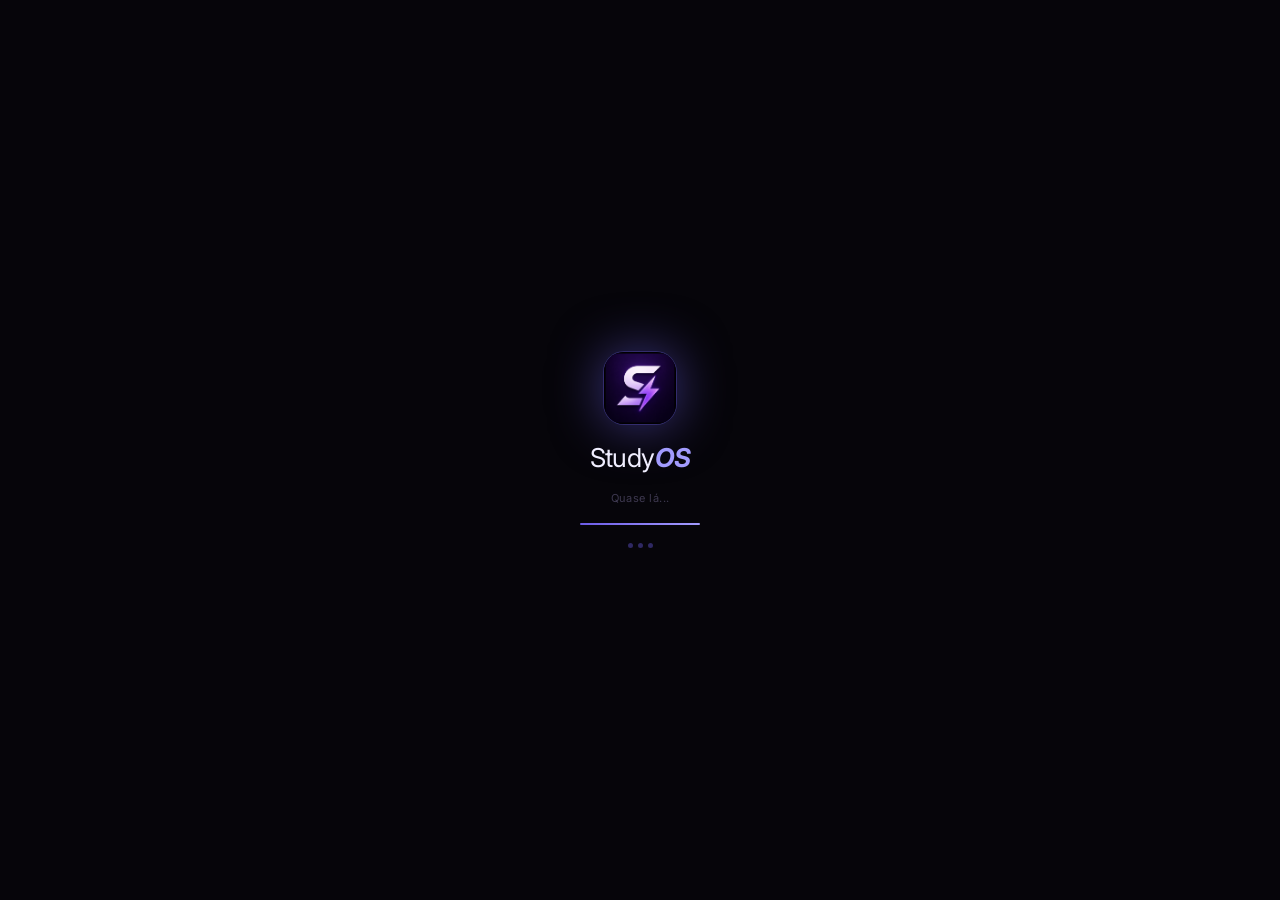
<file: studyos-api/src/main/resources/static/login.html>
<!DOCTYPE html>
<html lang="pt-BR">
<head>
    <meta charset="UTF-8"/>
    <meta name="viewport" content="width=device-width, initial-scale=1.0"/>
    <title>StudyOS</title>
    <link rel="icon" type="image/png" href="assets/logo.png"/>
    <link rel="preconnect" href="https://fonts.googleapis.com"/>
    <link rel="preconnect" href="https://fonts.gstatic.com" crossorigin/>
    <link href="https://fonts.googleapis.com/css2?family=Inter:wght@300;400;500;600;700;800;900&display=swap" rel="stylesheet"/>
    <script src="https://accounts.google.com/gsi/client" async defer></script>

    <script>
        const Theme=(()=>{
          const KEY='studyos-theme',R=document.documentElement;
          const sys=()=>window.matchMedia('(prefers-color-scheme: dark)').matches?'dark':'light';
          const saved=()=>localStorage.getItem(KEY)||'dark';
          const apply=t=>{
            R.setAttribute('data-theme',t);
            const lbl=document.getElementById('theme-label');
            const tog=document.getElementById('theme-toggle');
            if(lbl)lbl.textContent=t==='dark'?'Modo escuro':'Modo claro';
            if(tog)tog.classList.toggle('on',t==='dark');
          };
          const set=t=>{localStorage.setItem(KEY,t);apply(t);};
          const toggle=()=>set(R.getAttribute('data-theme')==='dark'?'light':'dark');
          const init=()=>{apply(saved());};
          return{init,toggle,set,saved};
        })();
        Theme.init();
    </script>

    <style>
        *,*::before,*::after{box-sizing:border-box;margin:0;padding:0}

        :root{
          --font:'Inter',sans-serif;
          --t:.2s ease;
          --p:#6c5ce7;--p-h:#5a4bd1;--p-light:#a29bfe;
          --p-glow:rgba(108,92,231,0.35);
          --p-dim:rgba(108,92,231,0.15);
          --hero-bg:#0d0b1a;
          --hero-bg2:#110e22;
          --bg:#0f0d1c;
          --surface:#17142a;
          --surface2:#1e1a30;
          --border:rgba(255,255,255,0.07);
          --border2:rgba(255,255,255,0.12);
          --text:#f0eeff;
          --text2:#8b84a8;
          --text3:#4e4868;
          --err:#f87171;
          --ok:#4ade80;
          --ok-bg:rgba(74,222,128,0.07);
          --ok-bdr:rgba(74,222,128,0.18);
          --inp-bg:#0c0a1a;
          --inp-bdr:rgba(255,255,255,0.10);
          --inp-focus:#6c5ce7;
          --inp-icon:rgba(255,255,255,0.3);
        }

        [data-theme="light"]{
          --bg:#f5f3ff;
          --surface:#ffffff;
          --surface2:#eeebff;
          --border:rgba(0,0,0,0.07);
          --border2:rgba(0,0,0,0.12);
          --text:#1a1530;
          --text2:#6a6380;
          --text3:#b0a8c8;
          --err:#b91c1c;
          --ok:#15803d;
          --ok-bg:rgba(21,128,61,0.07);
          --ok-bdr:rgba(21,128,61,0.18);
          --inp-bg:#ffffff;
          --inp-bdr:rgba(0,0,0,0.15);
          --inp-focus:#6c5ce7;
          --inp-icon:rgba(0,0,0,0.3);
        }

        html,body{
          width:100%;height:100%;overflow:hidden;
          font-family:var(--font);
          background:var(--hero-bg);
          color:var(--text);
          -webkit-font-smoothing:antialiased;
        }

        #ls{
          position:fixed;inset:0;z-index:9999;
          background:#06050a;
          display:flex;flex-direction:column;align-items:center;justify-content:center;gap:18px;
          transition:opacity .5s ease,visibility .5s;
        }
        #ls.out{opacity:0;visibility:hidden;pointer-events:none;}
        .ls-logo{width:72px;height:72px;border-radius:20px;overflow:hidden;
          box-shadow:0 0 0 1px rgba(108,92,231,.3),0 0 52px rgba(108,92,231,.55);
          animation:pop .5s cubic-bezier(.34,1.56,.64,1) both;}
        .ls-logo img{width:72px;height:72px;display:block;object-fit:cover;}
        .ls-word{font-size:26px;color:#f0eeff;letter-spacing:-.025em;animation:up .35s .1s ease both;}
        .ls-word em{font-style:italic;font-weight:700;color:#a29bfe;}
        .ls-msg{font-size:11px;color:#3e3950;letter-spacing:.04em;animation:up .35s .16s ease both;}
        .ls-track{width:120px;height:1.5px;background:rgba(255,255,255,.05);border-radius:99px;overflow:hidden;animation:up .35s .22s ease both;}
        .ls-fill{height:100%;width:0;background:linear-gradient(90deg,#6c5ce7,#a29bfe);animation:bar 1.8s .3s cubic-bezier(.4,0,.2,1) forwards;}
        .ls-dots{display:flex;gap:5px;animation:up .35s .28s ease both;}
        .ls-dot{width:5px;height:5px;border-radius:50%;background:rgba(108,92,231,.4);animation:dpulse 1.4s ease-in-out infinite;}
        .ls-dot:nth-child(2){animation-delay:.2s;}.ls-dot:nth-child(3){animation-delay:.4s;}
        @keyframes pop{from{transform:scale(.3);opacity:0}to{transform:scale(1);opacity:1}}
        @keyframes up{from{transform:translateY(9px);opacity:0}to{transform:translateY(0);opacity:1}}
        @keyframes bar{0%{width:0}35%{width:44%}75%{width:82%}100%{width:100%}}
        @keyframes dpulse{0%,100%{opacity:.25;transform:scale(.75)}50%{opacity:1;transform:scale(1)}}

        .page{
          width:100vw;height:100vh;
          display:grid;grid-template-columns:54% 46%;
          opacity:0;transition:opacity .45s ease;
        }
        .page.in{opacity:1;}

        .hero{
          position:relative;
          background:linear-gradient(160deg,#120d2b 0%,#0d0a1e 40%,#0a0818 100%);
          overflow:hidden;
          display:flex;flex-direction:column;
          padding:32px 52px 40px;
        }
        .hero-glow-main{position:absolute;top:-120px;left:-80px;width:600px;height:600px;background:radial-gradient(ellipse at 30% 30%,rgba(88,60,200,0.55) 0%,rgba(60,30,140,0.25) 45%,transparent 75%);pointer-events:none;z-index:0;}
        .hero-glow-bottom{position:absolute;bottom:-100px;left:0;right:0;height:300px;background:radial-gradient(ellipse at 40% 100%,rgba(80,40,180,0.3) 0%,transparent 70%);pointer-events:none;z-index:0;}
        .hero-brain{position:absolute;top:-10px;right:-30px;width:320px;height:320px;pointer-events:none;z-index:1;opacity:0.7;}
        .hero-brain svg{width:100%;height:100%;}
        .hnav{position:relative;z-index:5;display:flex;align-items:center;gap:10px;margin-bottom:auto;}
        .hnav-logo{width:38px;height:38px;border-radius:10px;overflow:hidden;flex-shrink:0;background:linear-gradient(135deg,#6c5ce7,#a29bfe);display:flex;align-items:center;justify-content:center;box-shadow:0 0 18px rgba(108,92,231,.5);}
        .hnav-logo img{width:38px;height:38px;display:block;object-fit:cover;}
        .hnav-logo-fallback{font-size:20px;font-weight:800;color:#fff;font-style:italic;}
        .hnav-name{font-size:20px;font-weight:600;color:#f0eeff;letter-spacing:-.015em;}
        .hnav-name em{font-style:italic;color:#a29bfe;}
        .hero-badge{position:relative;z-index:5;display:inline-flex;align-items:center;gap:8px;padding:5px 14px 5px 10px;border-radius:999px;border:1px solid rgba(162,155,254,0.2);background:rgba(108,92,231,0.1);color:rgba(162,155,254,0.85);font-size:12px;font-weight:500;margin-bottom:24px;margin-top:60px;width:fit-content;}
        .hero-headline{position:relative;z-index:5;font-size:clamp(40px,4.2vw,64px);font-weight:800;color:#ffffff;line-height:1.05;letter-spacing:-.03em;margin-bottom:18px;}
        .hero-headline .hl-accent{color:#a29bfe;}
        .hero-sub{position:relative;z-index:5;font-size:14px;color:rgba(240,238,255,0.5);font-weight:400;line-height:1.75;max-width:380px;margin-bottom:40px;}
        .hero-features{position:relative;z-index:5;display:flex;flex-direction:column;gap:16px;margin-bottom:auto;}
        .hfeat{display:flex;align-items:flex-start;gap:14px;}
        .hfeat-icon{width:38px;height:38px;border-radius:10px;background:rgba(108,92,231,0.18);border:1px solid rgba(108,92,231,0.25);display:flex;align-items:center;justify-content:center;flex-shrink:0;}
        .hfeat-icon svg{width:18px;height:18px;stroke:#a29bfe;fill:none;stroke-width:1.8;stroke-linecap:round;stroke-linejoin:round;}
        .hfeat-title{font-size:14px;font-weight:600;color:#f0eeff;line-height:1.3;margin-bottom:2px;}
        .hfeat-desc{font-size:12px;color:rgba(240,238,255,0.4);line-height:1.4;}
        .hero-quote-box{position:relative;z-index:5;margin-top:32px;padding:16px 20px;border-radius:12px;border:1px solid rgba(108,92,231,0.2);background:rgba(108,92,231,0.07);display:flex;align-items:flex-start;gap:12px;max-width:380px;}
        .hq-mark{font-size:28px;font-weight:900;color:#6c5ce7;line-height:1;flex-shrink:0;margin-top:-4px;}
        .hq-text{font-size:13px;color:rgba(162,155,254,0.8);font-weight:400;line-height:1.6;}
        .hero-div{position:absolute;right:0;top:5%;bottom:5%;width:1px;z-index:10;background:linear-gradient(180deg,transparent,rgba(108,92,231,.35) 28%,rgba(162,155,254,.5) 50%,rgba(108,92,231,.35) 72%,transparent);}

        .panel{position:relative;display:flex;flex-direction:column;align-items:center;justify-content:center;padding:36px 52px;background:var(--bg);overflow:hidden;transition:background var(--t);}
        .panel::before{content:'';position:absolute;top:-80px;left:-80px;width:320px;height:320px;background:radial-gradient(circle,var(--p-glow) 0%,transparent 70%);pointer-events:none;opacity:.3;}
        .panel-topbar{position:absolute;top:0;left:0;right:0;padding:14px 20px;display:flex;align-items:center;justify-content:flex-end;gap:10px;z-index:10;}
        .theme-moon{width:32px;height:32px;border-radius:50%;border:1px solid var(--border2);background:var(--surface);display:flex;align-items:center;justify-content:center;cursor:pointer;color:var(--text2);transition:all var(--t);}
        .theme-moon:hover{background:var(--surface2);}
        .theme-moon svg{width:15px;height:15px;stroke:currentColor;fill:none;stroke-width:1.8;stroke-linecap:round;stroke-linejoin:round;}
        .theme-toggle-wrap{display:flex;align-items:center;gap:8px;padding:5px 14px;border-radius:999px;border:1px solid var(--border2);background:var(--surface);cursor:pointer;transition:all var(--t);}
        .theme-toggle-wrap:hover{background:var(--surface2);}
        #theme-label{font-size:12px;font-weight:500;color:var(--text2);}
        .toggle-pill{width:32px;height:18px;border-radius:999px;background:rgba(255,255,255,0.1);border:1px solid var(--border2);position:relative;transition:background var(--t);}
        .toggle-pill.on{background:var(--p);}
        .toggle-knob{position:absolute;top:2px;left:2px;width:12px;height:12px;border-radius:50%;background:#fff;transition:transform var(--t);}
        .toggle-pill.on .toggle-knob{transform:translateX(14px);}
        .panel-inner{width:100%;max-width:340px;position:relative;z-index:1;}
        .p-brand{font-size:16px;font-weight:700;color:#6c5ce7;letter-spacing:-.01em;margin-bottom:10px;}
        .p-title{font-size:30px;font-weight:800;color:var(--text);letter-spacing:-.03em;line-height:1.1;margin-bottom:6px;}
        .p-sub{font-size:14px;color:var(--text2);font-weight:400;line-height:1.6;margin-bottom:24px;}
        .field{margin-bottom:14px;}
        .f-label{display:block;font-size:11px;font-weight:600;color:var(--text3);text-transform:uppercase;letter-spacing:.09em;margin-bottom:6px;}
        .f-wrap{position:relative;display:flex;align-items:center;}
        .f-icon{position:absolute;left:13px;display:flex;align-items:center;pointer-events:none;color:var(--inp-icon);}
        .f-icon svg{width:16px;height:16px;stroke:currentColor;fill:none;stroke-width:1.8;stroke-linecap:round;stroke-linejoin:round;}
        .f-input{width:100%;padding:13px 14px 13px 42px;border-radius:10px;border:1.5px solid var(--inp-bdr);background:var(--inp-bg);color:var(--text);font-size:14px;font-weight:400;font-family:var(--font);outline:none;transition:border-color var(--t),box-shadow var(--t),background var(--t);}
        .f-input::placeholder{color:var(--text3);}
        .f-input:focus{border-color:var(--inp-focus);box-shadow:0 0 0 3px rgba(108,92,231,0.25);}
        .has-right{padding-right:42px;}
        .pw-eye{position:absolute;right:12px;background:none;border:none;cursor:pointer;color:var(--text3);padding:2px;display:flex;align-items:center;transition:color var(--t);}
        .pw-eye:hover{color:var(--text2);}
        .pw-eye svg{width:16px;height:16px;stroke:currentColor;fill:none;stroke-width:1.8;stroke-linecap:round;stroke-linejoin:round;}
        .mid-row{display:flex;align-items:center;justify-content:space-between;margin-bottom:18px;margin-top:-4px;}
        .remember-wrap{display:flex;align-items:center;gap:7px;cursor:pointer;}
        .remember-check{width:16px;height:16px;border-radius:4px;border:1.5px solid var(--inp-bdr);background:var(--inp-bg);display:flex;align-items:center;justify-content:center;flex-shrink:0;transition:all var(--t);cursor:pointer;}
        .remember-check.checked{background:#6c5ce7;border-color:#6c5ce7;}
        .remember-check svg{width:10px;height:10px;stroke:#fff;fill:none;stroke-width:2.5;stroke-linecap:round;stroke-linejoin:round;opacity:0;transition:opacity var(--t);}
        .remember-check.checked svg{opacity:1;}
        .remember-label{font-size:13px;color:var(--text2);user-select:none;}
        .forgot-link{font-size:13px;color:#6c5ce7;font-weight:500;cursor:pointer;text-decoration:none;}
        .forgot-link:hover{text-decoration:underline;}
        .btn-main{width:100%;padding:14px;border-radius:10px;border:none;background:var(--p);color:#fff;font-size:15px;font-weight:700;letter-spacing:.01em;font-family:var(--font);cursor:pointer;box-shadow:0 4px 24px var(--p-glow);transition:background var(--t),box-shadow var(--t),transform .12s;display:flex;align-items:center;justify-content:center;gap:10px;position:relative;overflow:hidden;margin-bottom:16px;}
        .btn-main::before{content:'';position:absolute;inset:0;background:linear-gradient(to bottom,rgba(255,255,255,.1),transparent);pointer-events:none;}
        .btn-arrow{font-size:18px;font-weight:400;}
        .btn-main:hover:not(:disabled){background:var(--p-h);transform:translateY(-1px);box-shadow:0 6px 32px var(--p-glow);}
        .btn-main:active:not(:disabled){transform:translateY(0);}
        .btn-main:disabled{opacity:.5;cursor:not-allowed;}
        .spinner{width:14px;height:14px;border-radius:50%;border:2px solid rgba(255,255,255,.3);border-top-color:#fff;animation:spin .65s linear infinite;display:none;flex-shrink:0;}
        .btn-main.loading .spinner{display:block;}
        .btn-main.loading .btn-txt{display:none;}
        .btn-main.loading .btn-arrow{display:none;}
        @keyframes spin{to{transform:rotate(360deg)}}
        .google-divider{display:flex;align-items:center;gap:12px;margin:4px 0 14px;color:var(--text3);font-size:12px;font-weight:500;}
        .google-divider::before,.google-divider::after{content:'';flex:1;height:1px;background:var(--border2);}
        .google-btn-wrap{display:flex;justify-content:center;margin-bottom:16px;}
        .f-switch{text-align:center;margin-bottom:20px;font-size:13px;color:var(--text2);font-weight:400;}
        .f-switch a{color:#6c5ce7;font-weight:700;cursor:pointer;text-decoration:none;}
        .f-switch a:hover{text-decoration:underline;}
        .terms-box{padding:14px 16px;border-radius:10px;border:1px solid var(--border);background:var(--surface);text-align:center;font-size:12px;color:var(--text3);line-height:1.7;transition:background var(--t),border-color var(--t);}
        .terms-box a{color:#6c5ce7;text-decoration:none;font-weight:500;}
        .terms-box a:hover{text-decoration:underline;}
        #msg{text-align:center;font-size:13px;margin-top:6px;min-height:16px;color:var(--text);}
        .ok{color:#4ade80;}.err{color:#f87171;}
        .success-box{display:none;background:var(--ok-bg);border:1px solid var(--ok-bdr);border-radius:9px;padding:11px 14px;color:var(--ok);font-size:13px;font-weight:500;text-align:center;margin-top:10px;}
        .auth-form{animation:fin .22s ease;}
        @keyframes fin{from{opacity:0;transform:translateY(6px)}to{opacity:1;transform:translateY(0)}}
        .page-footer{position:fixed;bottom:0;left:0;right:0;text-align:center;padding:12px;font-size:11px;color:rgba(255,255,255,0.15);z-index:2;pointer-events:none;}

        @media(max-width:900px){
          html,body{overflow:auto;}
          .page{grid-template-columns:1fr;grid-template-rows:auto auto;height:auto;min-height:100vh;}
          .hero{padding:28px 28px 32px;min-height:auto;}
          .hero-brain{width:180px;height:180px;top:-10px;right:-10px;opacity:0.4;}
          .hero-badge{margin-top:36px;}
          .hero-headline{font-size:clamp(32px,7vw,52px);}
          .hero-sub{font-size:13px;max-width:100%;}
          .hero-features{gap:12px;}
          .hfeat-icon{width:32px;height:32px;font-size:15px;}
          .hero-quote-box{max-width:100%;}
          .hero-div{display:none;}
          .panel{min-height:auto;padding:24px 28px 40px;}
          .panel-topbar{padding:10px 14px;}
          .page-footer{display:none;}
        }
        @media(max-width:480px){
          .hero{padding:22px 20px 28px;}
          .panel{padding:20px 20px 36px;}
          .hero-brain{display:none;}
          .panel-inner{max-width:100%;}
        }
    </style>
</head>
<body>

<div id="ls">
    <div class="ls-logo">
        <img src="assets/logo.png" alt="StudyOS" onerror="this.style.display='none';this.parentNode.innerHTML='<span style=\'font-size:22px;font-weight:800;color:#fff;font-style:italic\'>S</span>'"/>
    </div>
    <div class="ls-word">Study<em>OS</em></div>
    <div class="ls-msg" id="ls-msg">Preparando sua plataforma...</div>
    <div class="ls-track"><div class="ls-fill"></div></div>
    <div class="ls-dots"><div class="ls-dot"></div><div class="ls-dot"></div><div class="ls-dot"></div></div>
</div>

<div class="page" id="page">

    <div class="hero">
        <div class="hero-glow-main"></div>
        <div class="hero-glow-bottom"></div>

        <div class="hero-brain">
            <svg viewBox="0 0 300 300" fill="none" xmlns="http://www.w3.org/2000/svg" opacity="0.6">
                <defs>
                    <filter id="glow-brain"><feGaussianBlur stdDeviation="3" result="coloredBlur"/><feMerge><feMergeNode in="coloredBlur"/><feMergeNode in="SourceGraphic"/></feMerge></filter>
                    <radialGradient id="brain-center" cx="50%" cy="50%" r="50%"><stop offset="0%" stop-color="#a29bfe" stop-opacity="0.9"/><stop offset="60%" stop-color="#6c5ce7" stop-opacity="0.4"/><stop offset="100%" stop-color="#6c5ce7" stop-opacity="0"/></radialGradient>
                </defs>
                <ellipse cx="155" cy="140" rx="90" ry="80" fill="url(#brain-center)" filter="url(#glow-brain)"/>
                <g stroke="#a29bfe" stroke-width="0.7" opacity="0.5" filter="url(#glow-brain)">
                    <path d="M155 140 Q180 100 210 90"/><path d="M155 140 Q200 130 230 120"/>
                    <path d="M155 140 Q190 160 215 170"/><path d="M155 140 Q175 175 190 205"/>
                    <path d="M155 140 Q130 100 110 85"/><path d="M155 140 Q115 125 90 115"/>
                    <path d="M155 140 Q120 160 100 175"/><path d="M155 140 Q135 178 125 205"/>
                    <path d="M155 140 Q160 105 165 75"/><path d="M155 140 Q148 105 140 75"/>
                    <path d="M210 90 Q230 75 245 85"/><path d="M230 120 Q250 118 260 130"/>
                    <path d="M215 170 Q235 175 248 165"/><path d="M190 205 Q200 220 215 215"/>
                    <path d="M110 85 Q95 70 80 80"/><path d="M90 115 Q70 110 62 122"/>
                    <path d="M100 175 Q82 178 75 168"/><path d="M125 205 Q115 220 100 215"/>
                    <path d="M165 75 Q168 55 180 50"/><path d="M140 75 Q135 55 122 50"/>
                </g>
                <g fill="#a29bfe" filter="url(#glow-brain)">
                    <circle cx="155" cy="140" r="4" opacity="1"/>
                    <circle cx="210" cy="90" r="2.5" opacity="0.9"/><circle cx="230" cy="120" r="2" opacity="0.8"/>
                    <circle cx="215" cy="170" r="2.5" opacity="0.85"/><circle cx="190" cy="205" r="2" opacity="0.7"/>
                    <circle cx="110" cy="85" r="2.5" opacity="0.9"/><circle cx="90" cy="115" r="2" opacity="0.8"/>
                    <circle cx="100" cy="175" r="2.5" opacity="0.85"/><circle cx="125" cy="205" r="2" opacity="0.7"/>
                    <circle cx="165" cy="75" r="2" opacity="0.8"/><circle cx="140" cy="75" r="2" opacity="0.8"/>
                    <circle cx="245" cy="85" r="1.5" opacity="0.6"/><circle cx="260" cy="130" r="1.5" opacity="0.6"/>
                    <circle cx="248" cy="165" r="1.5" opacity="0.6"/><circle cx="215" cy="215" r="1.5" opacity="0.6"/>
                    <circle cx="80" cy="80" r="1.5" opacity="0.6"/><circle cx="62" cy="122" r="1.5" opacity="0.6"/>
                    <circle cx="75" cy="168" r="1.5" opacity="0.6"/><circle cx="100" cy="215" r="1.5" opacity="0.6"/>
                    <circle cx="180" cy="50" r="1.5" opacity="0.6"/><circle cx="122" cy="50" r="1.5" opacity="0.6"/>
                </g>
            </svg>
        </div>

        <div class="hnav">
            <div class="hnav-logo">
                <img src="assets/logo.png" alt="StudyOS" onerror="this.style.display='none';this.parentNode.innerHTML='<span class=\'hnav-logo-fallback\'>S</span>'"/>
            </div>
            <div class="hnav-name">Study<em>OS</em></div>
        </div>

        <div class="hero-badge">
            <svg width="13" height="13" viewBox="0 0 24 24" fill="none" stroke="rgba(162,155,254,0.85)" stroke-width="2" stroke-linecap="round" stroke-linejoin="round"><polygon points="12 2 15.09 8.26 22 9.27 17 14.14 18.18 21.02 12 17.77 5.82 21.02 7 14.14 2 9.27 8.91 8.26 12 2"/></svg>
            Plataforma de estudos <span style="color:#a29bfe;font-weight:600;margin-left:4px;">inteligente</span>
        </div>

        <div class="hero-headline">
            Estude mais.<br>
            Evolua <span class="hl-accent">sempre.</span>
        </div>

        <p class="hero-sub">
            O StudyOS combina métodos científicos de aprendizado<br>
            com gamificação para transformar sua rotina de estudos.
        </p>

        <div class="hero-features">
            <div class="hfeat">
                <div class="hfeat-icon"><svg viewBox="0 0 24 24"><circle cx="12" cy="12" r="10"/><line x1="12" y1="8" x2="12" y2="12"/><line x1="12" y1="16" x2="12.01" y2="16"/></svg></div>
                <div class="hfeat-text"><div class="hfeat-title">Planos de estudo inteligentes</div><div class="hfeat-desc">Organizados de forma personalizada para você.</div></div>
            </div>
            <div class="hfeat">
                <div class="hfeat-icon"><svg viewBox="0 0 24 24"><polygon points="13 2 3 14 12 14 11 22 21 10 12 10 13 2"/></svg></div>
                <div class="hfeat-text"><div class="hfeat-title">Gamificação que motiva</div><div class="hfeat-desc">XP, níveis, conquistas e rankings.</div></div>
            </div>
            <div class="hfeat">
                <div class="hfeat-icon"><svg viewBox="0 0 24 24"><line x1="18" y1="20" x2="18" y2="10"/><line x1="12" y1="20" x2="12" y2="4"/><line x1="6" y1="20" x2="6" y2="14"/></svg></div>
                <div class="hfeat-text"><div class="hfeat-title">Acompanhe seu progresso</div><div class="hfeat-desc">Estatísticas detalhadas do seu desempenho.</div></div>
            </div>
            <div class="hfeat">
                <div class="hfeat-icon"><svg viewBox="0 0 24 24"><path d="M2 3h6a4 4 0 0 1 4 4v14a3 3 0 0 0-3-3H2z"/><path d="M22 3h-6a4 4 0 0 0-4 4v14a3 3 0 0 1 3-3h7z"/></svg></div>
                <div class="hfeat-text"><div class="hfeat-title">Técnicas comprovadas</div><div class="hfeat-desc">Flashcards, revisão espaçada, Pomodoro e mais.</div></div>
            </div>
        </div>

        <div class="hero-quote-box">
            <div class="hq-mark">"</div>
            <div class="hq-text">Pequenas ações diárias<br>geram grandes resultados.</div>
        </div>

        <div class="hero-div"></div>
    </div>

    <div class="panel">
        <div class="panel-topbar">
            <div class="theme-moon" onclick="Theme.toggle()" title="Tema">
                <svg viewBox="0 0 24 24"><path d="M21 12.79A9 9 0 1 1 11.21 3 7 7 0 0 0 21 12.79z"/></svg>
            </div>
            <div class="theme-toggle-wrap" onclick="Theme.toggle()">
                <div class="toggle-pill on" id="theme-toggle"><div class="toggle-knob"></div></div>
                <span id="theme-label">Modo escuro</span>
            </div>
        </div>

        <div class="panel-inner">

            <!-- LOGIN -->
            <div id="login-form" class="auth-form">
                <div class="p-brand">StudyOS</div>
                <h2 class="p-title">Bem-vindo de volta!</h2>
                <p class="p-sub">Entre com sua conta para continuar.</p>
                <div class="field">
                    <label class="f-label">E-mail</label>
                    <div class="f-wrap">
                        <span class="f-icon"><svg viewBox="0 0 24 24"><rect x="2" y="4" width="20" height="16" rx="2"/><polyline points="2,4 12,13 22,4"/></svg></span>
                        <input class="f-input" type="email" id="email" placeholder="gabriel@studyos.com" autocomplete="email"/>
                    </div>
                </div>
                <div class="field">
                    <label class="f-label">Senha</label>
                    <div class="f-wrap">
                        <span class="f-icon"><svg viewBox="0 0 24 24"><rect x="3" y="11" width="18" height="11" rx="2"/><path d="M7 11V7a5 5 0 0 1 10 0v4"/></svg></span>
                        <input class="f-input has-right" type="password" id="password" placeholder="••••••••" autocomplete="current-password"/>
                        <button class="pw-eye" type="button" onclick="togglePw('password',this)" tabindex="-1">
                            <svg viewBox="0 0 24 24"><path d="M1 12s4-8 11-8 11 8 11 8-4 8-11 8-11-8-11-8z"/><circle cx="12" cy="12" r="3"/></svg>
                        </button>
                    </div>
                </div>
                <div class="mid-row">
                    <div class="remember-wrap" onclick="toggleRemember()">
                        <div class="remember-check checked" id="remember-check"><svg viewBox="0 0 12 12"><polyline points="2,6 5,9 10,3"/></svg></div>
                        <span class="remember-label">Lembrar de mim</span>
                    </div>
                    <a class="forgot-link" onclick="showForgot()">Esqueceu sua senha?</a>
                </div>
                <button class="btn-main" id="login-btn" onclick="login()">
                    <div class="spinner"></div>
                    <span class="btn-txt">Entrar no StudyOS</span>
                    <span class="btn-arrow">→</span>
                </button>
                <div class="google-divider">ou</div>
                <div class="google-btn-wrap">
                    <div id="g_id_onload"
                         data-client_id="462877681158-kd17inekdhb8dn6baedri18v6e8878l8.apps.googleusercontent.com"
                         data-callback="handleGoogleLogin"
                         data-auto_prompt="false">
                    </div>
                    <div class="g_id_signin" data-type="standard" data-size="large" data-theme="outline" data-text="continue_with" data-shape="rectangular" data-logo_alignment="left" data-width="300"></div>
                </div>
                <div class="f-switch">Não tem conta? <a onclick="showRegister()">Cadastre-se grátis</a></div>
                <div class="terms-box">
                    Ao continuar, você concorda com nossos<br>
                    <a href="/pages/terms.html">Termos de Uso</a>, &amp; <a href="/pages/privacy.html">Política de Privacidade</a>.
                </div>
            </div>

            <!-- REGISTER -->
            <div id="register-form" class="auth-form" style="display:none">
                <div class="p-brand">StudyOS</div>
                <h2 class="p-title">Crie sua conta!</h2>
                <p class="p-sub">Junte-se a quem estuda com método e evolui de verdade.</p>
                <div class="field">
                    <label class="f-label">Nome</label>
                    <div class="f-wrap">
                        <span class="f-icon"><svg viewBox="0 0 24 24"><path d="M20 21v-2a4 4 0 0 0-4-4H8a4 4 0 0 0-4 4v2"/><circle cx="12" cy="7" r="4"/></svg></span>
                        <input class="f-input" type="text" id="reg-name" placeholder="Seu nome completo" autocomplete="name"/>
                    </div>
                </div>
                <div class="field">
                    <label class="f-label">E-mail</label>
                    <div class="f-wrap">
                        <span class="f-icon"><svg viewBox="0 0 24 24"><rect x="2" y="4" width="20" height="16" rx="2"/><polyline points="2,4 12,13 22,4"/></svg></span>
                        <input class="f-input" type="email" id="reg-email" placeholder="seu@email.com" autocomplete="email"/>
                    </div>
                </div>
                <div class="field">
                    <label class="f-label">Senha</label>
                    <div class="f-wrap">
                        <span class="f-icon"><svg viewBox="0 0 24 24"><rect x="3" y="11" width="18" height="11" rx="2"/><path d="M7 11V7a5 5 0 0 1 10 0v4"/></svg></span>
                        <input class="f-input has-right" type="password" id="reg-password" placeholder="Mín. 6 caracteres" autocomplete="new-password"/>
                        <button class="pw-eye" type="button" onclick="togglePw('reg-password',this)" tabindex="-1">
                            <svg viewBox="0 0 24 24"><path d="M1 12s4-8 11-8 11 8 11 8-4 8-11 8-11-8-11-8z"/><circle cx="12" cy="12" r="3"/></svg>
                        </button>
                    </div>
                </div>
                <button class="btn-main" id="register-btn" onclick="register()">
                    <div class="spinner"></div>
                    <span class="btn-txt">Criar conta</span>
                    <span class="btn-arrow">→</span>
                </button>
                <div class="google-divider">ou</div>
                <div class="google-btn-wrap">
                    <div class="g_id_signin" data-type="standard" data-size="large" data-theme="outline" data-text="signup_with" data-shape="rectangular" data-logo_alignment="left" data-width="300"></div>
                </div>
                <div class="f-switch">Já tem conta? <a onclick="showLogin()">Entrar</a></div>
                <div class="terms-box">
                    Ao criar sua conta, você concorda com nossos<br>
                    <a href="/pages/terms.html">Termos de Uso</a> &amp; <a href="/pages/privacy.html">Política de Privacidade</a>.
                </div>
            </div>

            <!-- FORGOT -->
            <div id="forgot-form" class="auth-form" style="display:none">
                <div class="p-brand">StudyOS</div>
                <h2 class="p-title">Esqueceu sua senha?</h2>
                <p class="p-sub">Informe seu e-mail e enviamos o link de redefinição agora.</p>
                <div class="field">
                    <label class="f-label">E-mail</label>
                    <div class="f-wrap">
                        <span class="f-icon"><svg viewBox="0 0 24 24"><rect x="2" y="4" width="20" height="16" rx="2"/><polyline points="2,4 12,13 22,4"/></svg></span>
                        <input class="f-input" type="email" id="forgot-email" placeholder="seu@email.com" autocomplete="email"/>
                    </div>
                </div>
                <button class="btn-main" id="forgot-btn" onclick="forgotPassword()">
                    <div class="spinner"></div>
                    <span class="btn-txt">Enviar link</span>
                    <span class="btn-arrow">→</span>
                </button>
                <div class="success-box" id="forgot-success">✓ Link enviado. Verifique sua caixa de entrada.</div>
                <div class="f-switch">Lembrou? <a onclick="showLogin()">Voltar ao login</a></div>
            </div>

            <!-- COMPLETE PROFILE -->
            <div id="complete-form" class="auth-form" style="display:none">
                <div class="p-brand">StudyOS</div>
                <h2 class="p-title">Quase lá! 🎉</h2>
                <p class="p-sub">Como podemos te chamar?</p>
                <div class="field">
                    <label class="f-label">Seu nome completo</label>
                    <div class="f-wrap">
                        <span class="f-icon"><svg viewBox="0 0 24 24"><path d="M20 21v-2a4 4 0 0 0-4-4H8a4 4 0 0 0-4 4v2"/><circle cx="12" cy="7" r="4"/></svg></span>
                        <input class="f-input" type="text" id="complete-name" placeholder="Ex: Gabriel Gomes" autocomplete="name"/>
                    </div>
                </div>
                <button class="btn-main" id="complete-btn" onclick="completeProfile()">
                    <div class="spinner"></div>
                    <span class="btn-txt">Entrar no StudyOS</span>
                    <span class="btn-arrow">→</span>
                </button>
            </div>

            <p id="msg"></p>
        </div>
    </div>
</div>

<div class="page-footer">© 2024 StudyOS. Todos os direitos reservados.</div>

<script src="js/api.js"></script>
<script src="js/utils.js"></script>
<script src="js/auth.js"></script>

<script>
    const lmsgs=['Carregando métodos...','Sincronizando sessão...','Quase lá...','Tudo pronto!'];
    let lmi=0;
    const lel=document.getElementById('ls-msg');
    const lt=setInterval(()=>{lmi++;if(lmi<lmsgs.length)lel.textContent=lmsgs[lmi];else clearInterval(lt);},460);
    setTimeout(()=>{
        document.getElementById('ls').classList.add('out');
        document.getElementById('page').classList.add('in');
    },2100);

    Theme.init();

    function togglePw(id,btn){
        const inp=document.getElementById(id);
        const show=inp.type==='password';
        inp.type=show?'text':'password';
        btn.style.opacity=show?'.4':'1';
    }

    function toggleRemember(){
        const c=document.getElementById('remember-check');
        c.classList.toggle('checked');
    }

    let _googleMode = 'login';
    let _pendingCredential = null;

    function switchForm(id){
        ['login-form','register-form','forgot-form','complete-form'].forEach(f=>{
            const el=document.getElementById(f);
            el.style.display=f===id?'':'none';
            if(f===id){el.style.animation='none';el.offsetHeight;el.style.animation='';}
        });
        document.getElementById('msg').textContent='';
    }

    function showLogin()    { _googleMode='login';    switchForm('login-form');    }
    function showRegister() { _googleMode='register'; switchForm('register-form'); }
    function showForgot()   {                         switchForm('forgot-form');   }

    function login()          { if(typeof window._login==='function')window._login(); }
    function register()       { if(typeof window._register==='function')window._register(); }
    function forgotPassword() { if(typeof window._forgotPassword==='function')window._forgotPassword(); }

    document.addEventListener('keydown',e=>{
        if(e.key!=='Enter')return;
        const active=['login-form','register-form','forgot-form','complete-form'].find(f=>document.getElementById(f).style.display!=='none');
        if(active==='login-form')login();
        else if(active==='register-form')register();
        else if(active==='forgot-form')forgotPassword();
        else if(active==='complete-form')completeProfile();
    });

    async function handleGoogleLogin(response) {
        try {
            const res = await fetch('/api/auth/google', {
                method: 'POST',
                headers: {'Content-Type': 'application/json'},
                body: JSON.stringify({
                    credential: response.credential,
                    mode: _googleMode
                })
            });

            const data = await res.json();

            if (res.status === 202 && data.needsName) {
                _pendingCredential = response.credential;
                document.getElementById('complete-name').value = data.googleName || '';
                switchForm('complete-form');
                return;
            }

            if (!res.ok) {
                document.getElementById('msg').textContent = data.message || 'Erro ao entrar com Google';
                document.getElementById('msg').className = 'err';
                return;
            }

            Api.setSession(data);
            sessionStorage.setItem('studyos-show-loading', 'true');
            window.location.href = '/pages/dashboard.html';

        } catch (e) {
            document.getElementById('msg').textContent = 'Erro de conexão';
            document.getElementById('msg').className = 'err';
        }
    }

    async function completeProfile() {
        const name = document.getElementById('complete-name').value.trim();
        if (!name) {
            document.getElementById('msg').textContent = 'Informe seu nome.';
            document.getElementById('msg').className = 'err';
            return;
        }

        const btn = document.getElementById('complete-btn');
        btn.disabled = true;
        btn.classList.add('loading');

        try {
            const res = await fetch('/api/auth/google', {
                method: 'POST',
                headers: {'Content-Type': 'application/json'},
                body: JSON.stringify({
                    credential: _pendingCredential,
                    mode: 'register',
                    name: name
                })
            });

            const data = await res.json();

            if (!res.ok) {
                document.getElementById('msg').textContent = data.message || 'Erro ao cadastrar';
                document.getElementById('msg').className = 'err';
                btn.disabled = false;
                btn.classList.remove('loading');
                return;
            }

            Api.setSession(data);
            sessionStorage.setItem('studyos-show-loading', 'true');
            window.location.href = '/pages/dashboard.html';

        } catch (e) {
            document.getElementById('msg').textContent = 'Erro de conexão';
            document.getElementById('msg').className = 'err';

           btn.disabled = false;
            btn.classList.remove('loading');
        }
    }
</script>
</body>
</html>
</file>
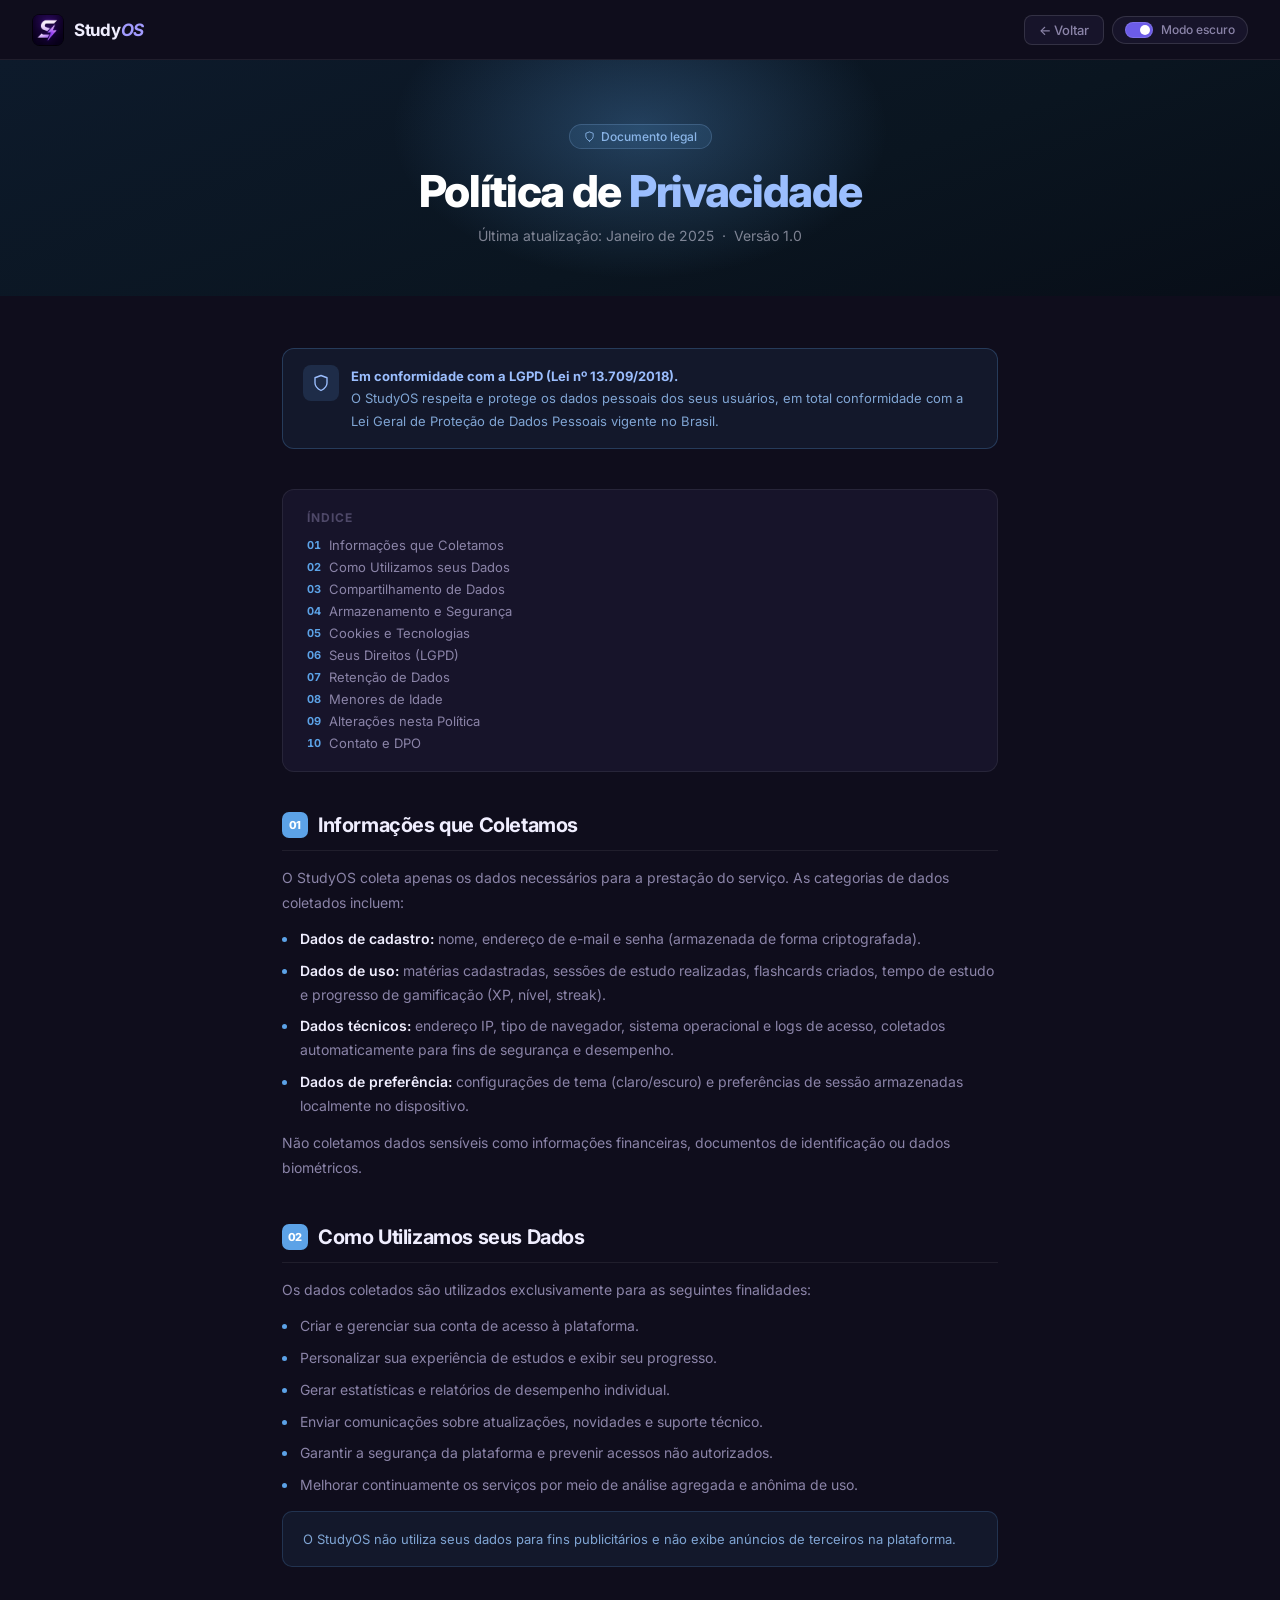
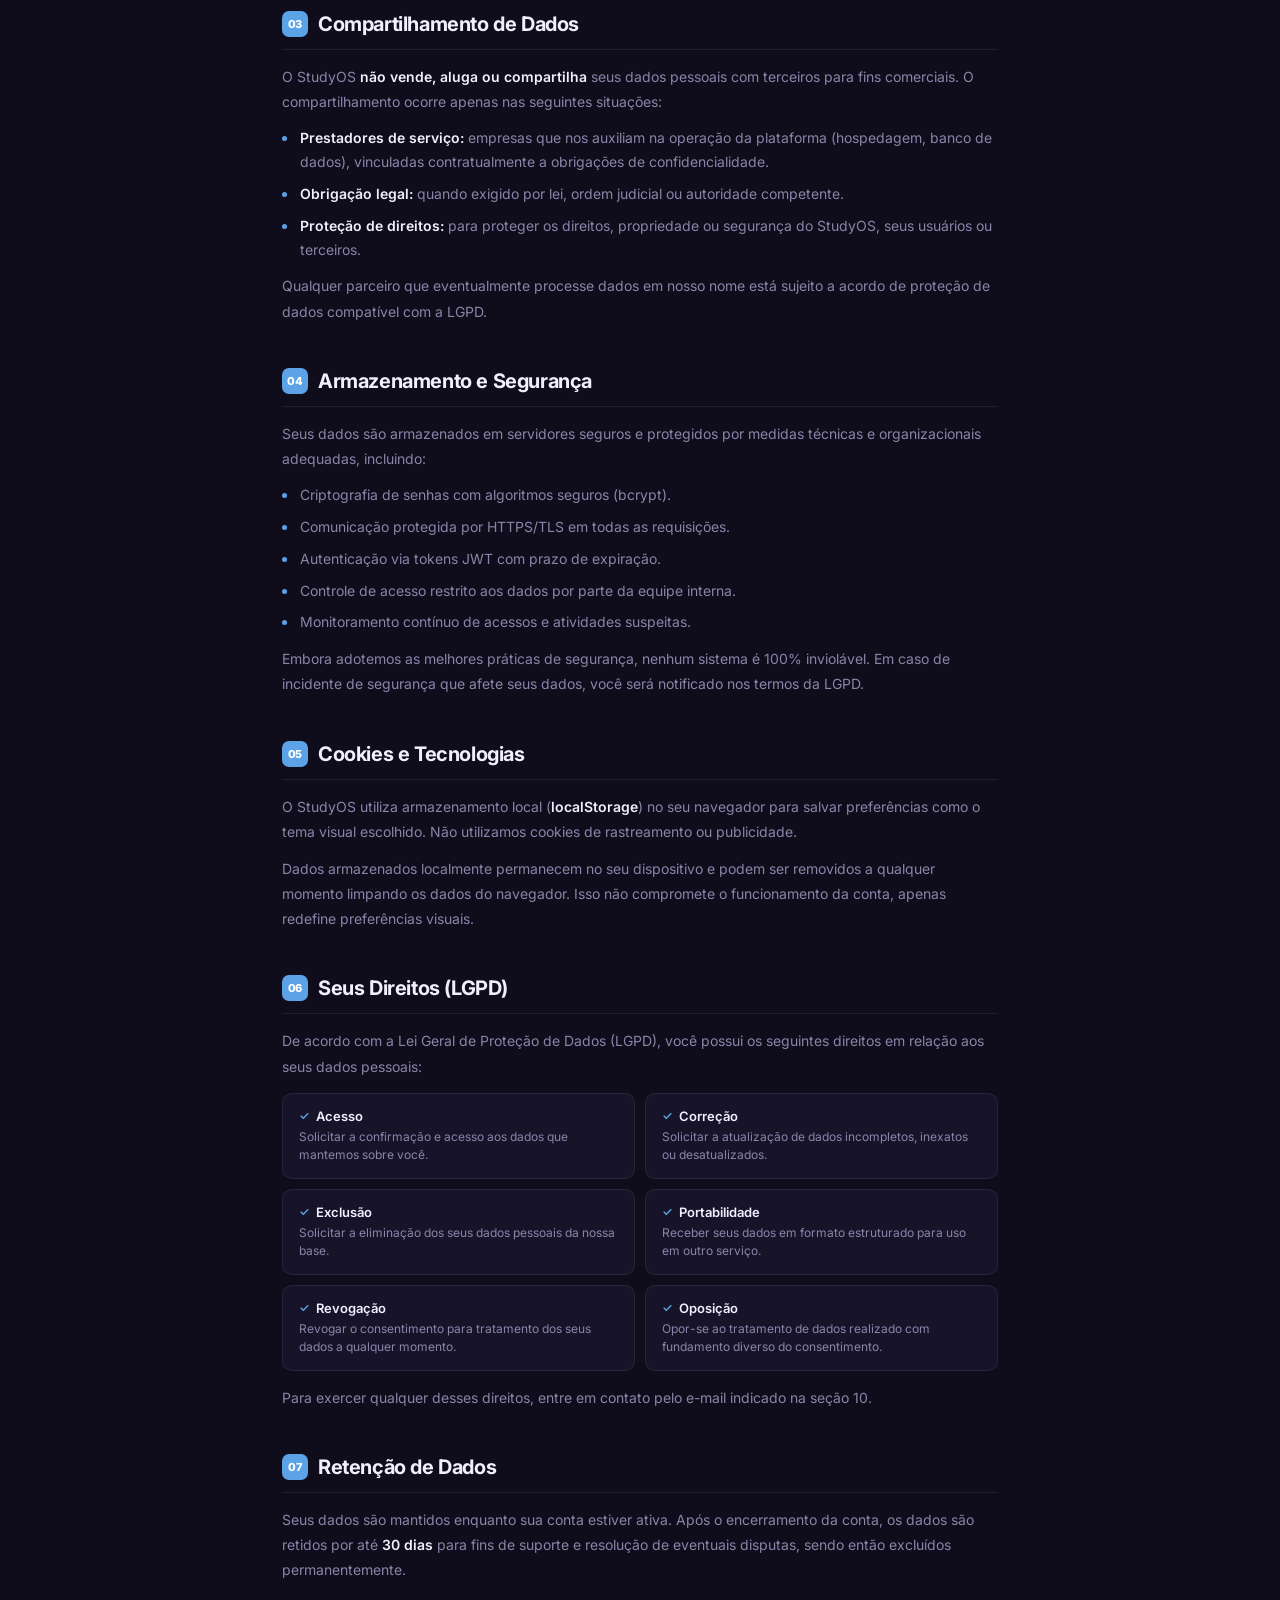
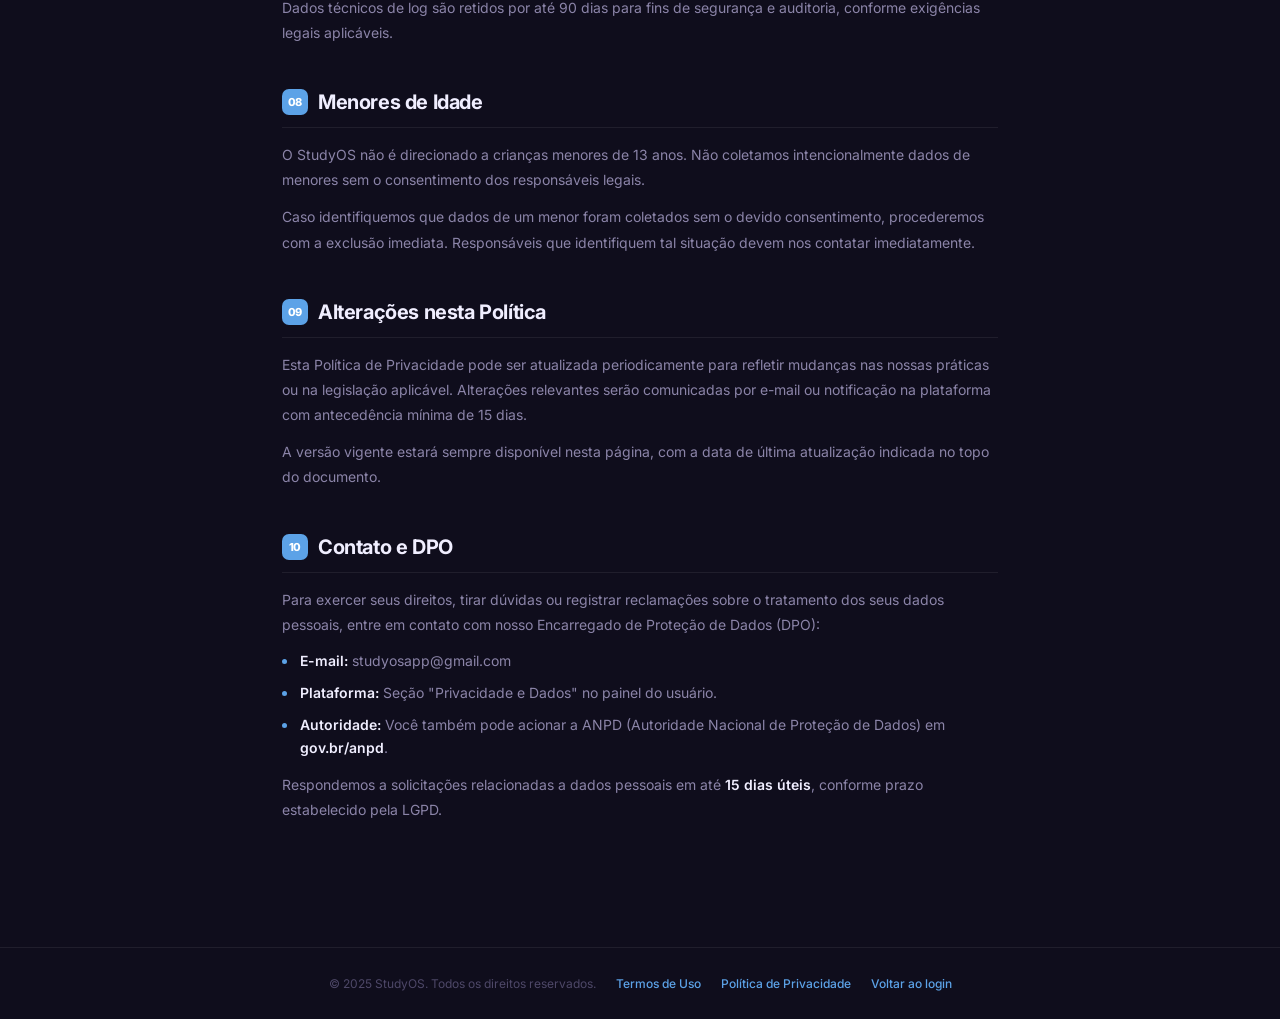
<file: studyos-api/src/main/resources/static/pages/privacy.html>
<!DOCTYPE html>
<html lang="pt-BR">
<head>
    <meta charset="UTF-8"/>
    <meta name="viewport" content="width=device-width, initial-scale=1.0"/>
    <title>Política de Privacidade — StudyOS</title>
    <link rel="icon" type="image/png" href="../assets/logo.png"/>
    <link rel="preconnect" href="https://fonts.googleapis.com"/>
    <link rel="preconnect" href="https://fonts.gstatic.com" crossorigin/>
    <link href="https://fonts.googleapis.com/css2?family=Inter:wght@300;400;500;600;700;800&display=swap" rel="stylesheet"/>

    <script>
        const Theme=(()=>{
          const KEY='studyos-theme',R=document.documentElement;
          const saved=()=>localStorage.getItem(KEY)||'dark';
          const apply=t=>{
            R.setAttribute('data-theme',t);
            const lbl=document.getElementById('theme-label');
            const tog=document.getElementById('theme-toggle');
            if(lbl)lbl.textContent=t==='dark'?'Modo escuro':'Modo claro';
            if(tog)tog.classList.toggle('on',t==='dark');
          };
          const set=t=>{localStorage.setItem(KEY,t);apply(t);};
          const toggle=()=>set(R.getAttribute('data-theme')==='dark'?'light':'dark');
          const init=()=>apply(saved());
          return{init,toggle};
        })();
        Theme.init();
    </script>

    <style>
        *,*::before,*::after{box-sizing:border-box;margin:0;padding:0}

        :root{
          --font:'Inter',sans-serif;
          --t:.2s ease;
          --p:#6c5ce7;--p-h:#5a4bd1;
          --p-glow:rgba(108,92,231,0.25);
          --bg:#0f0d1c;
          --surface:#17142a;
          --surface2:#1e1a30;
          --border:rgba(255,255,255,0.07);
          --border2:rgba(255,255,255,0.12);
          --text:#f0eeff;
          --text2:#8b84a8;
          --text3:#4e4868;
        }

        [data-theme="light"]{
          --bg:#f5f3ff;
          --surface:#ffffff;
          --surface2:#eeebff;
          --border:rgba(0,0,0,0.07);
          --border2:rgba(0,0,0,0.12);
          --text:#1a1530;
          --text2:#6a6380;
          --text3:#b0a8c8;
        }

        html,body{
          font-family:var(--font);
          background:var(--bg);
          color:var(--text);
          -webkit-font-smoothing:antialiased;
          transition:background var(--t),color var(--t);
          min-height:100vh;
        }

        .topbar{
          position:sticky;top:0;z-index:100;
          background:var(--bg);
          border-bottom:1px solid var(--border);
          padding:0 32px;
          display:flex;align-items:center;justify-content:space-between;
          height:60px;
          transition:background var(--t);
        }
        .topbar-left{display:flex;align-items:center;gap:10px;text-decoration:none;}
        .topbar-logo{
          width:32px;height:32px;border-radius:8px;
          background:linear-gradient(135deg,#6c5ce7,#a29bfe);
          display:flex;align-items:center;justify-content:center;
          overflow:hidden;
        }
        .topbar-logo img{width:32px;height:32px;object-fit:cover;display:block;}
        .topbar-name{font-size:17px;font-weight:700;color:var(--text);letter-spacing:-.015em;}
        .topbar-name em{font-style:italic;color:#a29bfe;}

        .topbar-right{display:flex;align-items:center;gap:8px;}
        .theme-toggle-wrap{
          display:flex;align-items:center;gap:8px;
          padding:5px 12px;border-radius:999px;
          border:1px solid var(--border2);
          background:var(--surface);
          cursor:pointer;transition:all var(--t);
        }
        .theme-toggle-wrap:hover{background:var(--surface2);}
        #theme-label{font-size:12px;font-weight:500;color:var(--text2);}
        .toggle-pill{
          width:28px;height:16px;border-radius:999px;
          background:rgba(255,255,255,0.1);
          border:1px solid var(--border2);
          position:relative;transition:background var(--t);
        }
        .toggle-pill.on{background:var(--p);}
        .toggle-knob{
          position:absolute;top:2px;left:2px;
          width:10px;height:10px;border-radius:50%;
          background:#fff;transition:transform var(--t);
        }
        .toggle-pill.on .toggle-knob{transform:translateX(12px);}

        .btn-back{
          display:flex;align-items:center;gap:6px;
          padding:6px 14px;border-radius:8px;
          border:1px solid var(--border2);
          background:var(--surface);
          color:var(--text2);
          font-size:13px;font-weight:500;
          text-decoration:none;cursor:pointer;
          transition:all var(--t);
        }
        .btn-back:hover{background:var(--surface2);color:var(--text);}

        .doc-hero{
          background:linear-gradient(160deg,#0d1a2b 0%,#0a1520 60%,#080e18 100%);
          padding:64px 32px 52px;
          text-align:center;
          position:relative;
          overflow:hidden;
        }
        [data-theme="light"] .doc-hero{
          background:linear-gradient(160deg,#0f2040 0%,#1a3560 50%,#0f2040 100%);
        }
        .doc-hero::before{
          content:'';position:absolute;top:-80px;left:50%;transform:translateX(-50%);
          width:500px;height:300px;
          background:radial-gradient(ellipse,rgba(92,162,231,0.3) 0%,transparent 70%);
          pointer-events:none;
        }
        .doc-hero-badge{
          display:inline-flex;align-items:center;gap:6px;
          padding:4px 14px;border-radius:999px;
          border:1px solid rgba(155,200,254,0.2);
          background:rgba(92,162,231,0.12);
          color:rgba(155,200,254,0.85);
          font-size:12px;font-weight:500;
          margin-bottom:18px;
          position:relative;z-index:1;
        }
        .doc-hero h1{
          font-size:clamp(28px,4vw,44px);
          font-weight:800;color:#ffffff;
          letter-spacing:-.03em;line-height:1.1;
          margin-bottom:12px;
          position:relative;z-index:1;
        }
        .doc-hero h1 span{color:#9bbefe;}
        .doc-hero p{
          font-size:14px;color:rgba(240,238,255,0.5);
          position:relative;z-index:1;
        }

        .doc-wrap{
          max-width:780px;margin:0 auto;
          padding:52px 32px 80px;
        }

        .lgpd-banner{
          padding:16px 20px;border-radius:12px;
          border:1px solid rgba(92,162,231,0.25);
          background:rgba(92,162,231,0.07);
          display:flex;align-items:flex-start;gap:12px;
          margin-bottom:40px;
        }
        .lgpd-icon{
          width:36px;height:36px;border-radius:8px;
          background:rgba(92,162,231,0.15);
          display:flex;align-items:center;justify-content:center;
          flex-shrink:0;
        }
        .lgpd-icon svg{width:18px;height:18px;stroke:#9bbefe;fill:none;stroke-width:1.8;stroke-linecap:round;stroke-linejoin:round;}
        .lgpd-text{font-size:13px;line-height:1.7;color:rgba(155,200,254,0.8);}
        .lgpd-text strong{color:#9bbefe;}

        .doc-toc{
          padding:20px 24px;
          border-radius:12px;
          border:1px solid var(--border);
          background:var(--surface);
          margin-bottom:40px;
        }
        .doc-toc h3{
          font-size:12px;font-weight:700;
          text-transform:uppercase;letter-spacing:.09em;
          color:var(--text3);margin-bottom:12px;
        }
        .doc-toc ol{
          list-style:none;
          display:flex;flex-direction:column;gap:6px;
          counter-reset:toc;
        }
        .doc-toc li{counter-increment:toc;display:flex;align-items:center;gap:8px;}
        .doc-toc li::before{
          content:counter(toc,decimal-leading-zero);
          font-size:11px;font-weight:700;color:#5ca2e7;
          font-variant-numeric:tabular-nums;
        }
        .doc-toc a{font-size:13px;color:var(--text2);text-decoration:none;transition:color var(--t);}
        .doc-toc a:hover{color:#5ca2e7;}

        .doc-section{margin-bottom:44px;}
        .doc-section h2{
          font-size:20px;font-weight:700;
          color:var(--text);letter-spacing:-.02em;
          margin-bottom:14px;
          padding-bottom:12px;
          border-bottom:1px solid var(--border);
          display:flex;align-items:center;gap:10px;
        }
        .section-num{
          width:26px;height:26px;border-radius:7px;
          background:#5ca2e7;
          display:flex;align-items:center;justify-content:center;
          font-size:11px;font-weight:800;color:#fff;
          flex-shrink:0;
        }
        .doc-section p{font-size:14px;line-height:1.8;color:var(--text2);margin-bottom:12px;}
        .doc-section p:last-child{margin-bottom:0;}
        .doc-section ul{list-style:none;display:flex;flex-direction:column;gap:8px;margin:12px 0;}
        .doc-section ul li{
          font-size:14px;line-height:1.7;color:var(--text2);
          padding-left:18px;position:relative;
        }
        .doc-section ul li::before{
          content:'';position:absolute;left:0;top:10px;
          width:5px;height:5px;border-radius:50%;background:#5ca2e7;
        }
        .doc-section strong{color:var(--text);font-weight:600;}

        .rights-grid{
          display:grid;grid-template-columns:1fr 1fr;gap:10px;
          margin:14px 0;
        }
        .right-card{
          padding:14px 16px;border-radius:10px;
          border:1px solid var(--border);
          background:var(--surface);
        }
        .right-card-title{
          font-size:13px;font-weight:600;color:var(--text);
          margin-bottom:4px;display:flex;align-items:center;gap:6px;
        }
        .right-card-title::before{content:'✓';color:#5ca2e7;font-size:12px;}
        .right-card p{font-size:12px;color:var(--text2);line-height:1.5;margin:0;}

        .highlight-box{
          padding:16px 20px;border-radius:10px;
          border:1px solid rgba(92,162,231,0.2);
          background:rgba(92,162,231,0.07);
          font-size:13px;line-height:1.7;
          color:rgba(155,200,254,0.8);
          margin:14px 0;
        }

        .doc-footer{
          border-top:1px solid var(--border);
          padding:28px 32px;
          text-align:center;
          font-size:12px;color:var(--text3);
          display:flex;align-items:center;justify-content:center;gap:20px;
          flex-wrap:wrap;
        }
        .doc-footer a{color:#5ca2e7;text-decoration:none;font-weight:500;}
        .doc-footer a:hover{text-decoration:underline;}

        @media(max-width:600px){
          .topbar{padding:0 16px;}
          .doc-hero{padding:44px 20px 36px;}
          .doc-wrap{padding:36px 20px 60px;}
          .rights-grid{grid-template-columns:1fr;}
          .doc-footer{padding:20px 16px;gap:12px;}
        }
    </style>
</head>
<body>

<nav class="topbar">
    <a class="topbar-left" href="login.html">
        <div class="topbar-logo">
            <img src="../assets/logo.png" alt="StudyOS" onerror="this.style.display='none';this.parentNode.innerHTML='<span style=\'font-size:14px;font-weight:800;color:#fff;font-style:italic\'>S</span>'"/>
        </div>
        <span class="topbar-name">Study<em>OS</em></span>
    </a>
    <div class="topbar-right">
        <a class="btn-back" href="login.html">← Voltar</a>
        <div class="theme-toggle-wrap" onclick="Theme.toggle()">
            <div class="toggle-pill on" id="theme-toggle"><div class="toggle-knob"></div></div>
            <span id="theme-label">Modo escuro</span>
        </div>
    </div>
</nav>

<div class="doc-hero">
    <div class="doc-hero-badge">
        <svg width="11" height="11" viewBox="0 0 24 24" fill="none" stroke="currentColor" stroke-width="2" stroke-linecap="round" stroke-linejoin="round"><path d="M12 22s8-4 8-10V5l-8-3-8 3v7c0 6 8 10 8 10z"/></svg>
        Documento legal
    </div>
    <h1>Política de <span>Privacidade</span></h1>
    <p>Última atualização: Janeiro de 2025 &nbsp;·&nbsp; Versão 1.0</p>
</div>

<div class="doc-wrap">

    <div class="lgpd-banner">
        <div class="lgpd-icon">
            <svg viewBox="0 0 24 24"><path d="M12 22s8-4 8-10V5l-8-3-8 3v7c0 6 8 10 8 10z"/></svg>
        </div>
        <div class="lgpd-text">
            <strong>Em conformidade com a LGPD (Lei nº 13.709/2018).</strong><br>
            O StudyOS respeita e protege os dados pessoais dos seus usuários, em total conformidade com a Lei Geral de Proteção de Dados Pessoais vigente no Brasil.
        </div>
    </div>

    <div class="doc-toc">
        <h3>Índice</h3>
        <ol>
            <li><a href="#p1">Informações que Coletamos</a></li>
            <li><a href="#p2">Como Utilizamos seus Dados</a></li>
            <li><a href="#p3">Compartilhamento de Dados</a></li>
            <li><a href="#p4">Armazenamento e Segurança</a></li>
            <li><a href="#p5">Cookies e Tecnologias</a></li>
            <li><a href="#p6">Seus Direitos (LGPD)</a></li>
            <li><a href="#p7">Retenção de Dados</a></li>
            <li><a href="#p8">Menores de Idade</a></li>
            <li><a href="#p9">Alterações nesta Política</a></li>
            <li><a href="#p10">Contato e DPO</a></li>
        </ol>
    </div>

    <div class="doc-section" id="p1">
        <h2><span class="section-num">01</span> Informações que Coletamos</h2>
        <p>O StudyOS coleta apenas os dados necessários para a prestação do serviço. As categorias de dados coletados incluem:</p>
        <ul>
            <li><strong>Dados de cadastro:</strong> nome, endereço de e-mail e senha (armazenada de forma criptografada).</li>
            <li><strong>Dados de uso:</strong> matérias cadastradas, sessões de estudo realizadas, flashcards criados, tempo de estudo e progresso de gamificação (XP, nível, streak).</li>
            <li><strong>Dados técnicos:</strong> endereço IP, tipo de navegador, sistema operacional e logs de acesso, coletados automaticamente para fins de segurança e desempenho.</li>
            <li><strong>Dados de preferência:</strong> configurações de tema (claro/escuro) e preferências de sessão armazenadas localmente no dispositivo.</li>
        </ul>
        <p>Não coletamos dados sensíveis como informações financeiras, documentos de identificação ou dados biométricos.</p>
    </div>

    <div class="doc-section" id="p2">
        <h2><span class="section-num">02</span> Como Utilizamos seus Dados</h2>
        <p>Os dados coletados são utilizados exclusivamente para as seguintes finalidades:</p>
        <ul>
            <li>Criar e gerenciar sua conta de acesso à plataforma.</li>
            <li>Personalizar sua experiência de estudos e exibir seu progresso.</li>
            <li>Gerar estatísticas e relatórios de desempenho individual.</li>
            <li>Enviar comunicações sobre atualizações, novidades e suporte técnico.</li>
            <li>Garantir a segurança da plataforma e prevenir acessos não autorizados.</li>
            <li>Melhorar continuamente os serviços por meio de análise agregada e anônima de uso.</li>
        </ul>
        <div class="highlight-box">
            O StudyOS não utiliza seus dados para fins publicitários e não exibe anúncios de terceiros na plataforma.
        </div>
    </div>

    <div class="doc-section" id="p3">
        <h2><span class="section-num">03</span> Compartilhamento de Dados</h2>
        <p>O StudyOS <strong>não vende, aluga ou compartilha</strong> seus dados pessoais com terceiros para fins comerciais. O compartilhamento ocorre apenas nas seguintes situações:</p>
        <ul>
            <li><strong>Prestadores de serviço:</strong> empresas que nos auxiliam na operação da plataforma (hospedagem, banco de dados), vinculadas contratualmente a obrigações de confidencialidade.</li>
            <li><strong>Obrigação legal:</strong> quando exigido por lei, ordem judicial ou autoridade competente.</li>
            <li><strong>Proteção de direitos:</strong> para proteger os direitos, propriedade ou segurança do StudyOS, seus usuários ou terceiros.</li>
        </ul>
        <p>Qualquer parceiro que eventualmente processe dados em nosso nome está sujeito a acordo de proteção de dados compatível com a LGPD.</p>
    </div>

    <div class="doc-section" id="p4">
        <h2><span class="section-num">04</span> Armazenamento e Segurança</h2>
        <p>Seus dados são armazenados em servidores seguros e protegidos por medidas técnicas e organizacionais adequadas, incluindo:</p>
        <ul>
            <li>Criptografia de senhas com algoritmos seguros (bcrypt).</li>
            <li>Comunicação protegida por HTTPS/TLS em todas as requisições.</li>
            <li>Autenticação via tokens JWT com prazo de expiração.</li>
            <li>Controle de acesso restrito aos dados por parte da equipe interna.</li>
            <li>Monitoramento contínuo de acessos e atividades suspeitas.</li>
        </ul>
        <p>Embora adotemos as melhores práticas de segurança, nenhum sistema é 100% inviolável. Em caso de incidente de segurança que afete seus dados, você será notificado nos termos da LGPD.</p>
    </div>

    <div class="doc-section" id="p5">
        <h2><span class="section-num">05</span> Cookies e Tecnologias</h2>
        <p>O StudyOS utiliza armazenamento local (<strong>localStorage</strong>) no seu navegador para salvar preferências como o tema visual escolhido. Não utilizamos cookies de rastreamento ou publicidade.</p>
        <p>Dados armazenados localmente permanecem no seu dispositivo e podem ser removidos a qualquer momento limpando os dados do navegador. Isso não compromete o funcionamento da conta, apenas redefine preferências visuais.</p>
    </div>

    <div class="doc-section" id="p6">
        <h2><span class="section-num">06</span> Seus Direitos (LGPD)</h2>
        <p>De acordo com a Lei Geral de Proteção de Dados (LGPD), você possui os seguintes direitos em relação aos seus dados pessoais:</p>
        <div class="rights-grid">
            <div class="right-card">
                <div class="right-card-title">Acesso</div>
                <p>Solicitar a confirmação e acesso aos dados que mantemos sobre você.</p>
            </div>
            <div class="right-card">
                <div class="right-card-title">Correção</div>
                <p>Solicitar a atualização de dados incompletos, inexatos ou desatualizados.</p>
            </div>
            <div class="right-card">
                <div class="right-card-title">Exclusão</div>
                <p>Solicitar a eliminação dos seus dados pessoais da nossa base.</p>
            </div>
            <div class="right-card">
                <div class="right-card-title">Portabilidade</div>
                <p>Receber seus dados em formato estruturado para uso em outro serviço.</p>
            </div>
            <div class="right-card">
                <div class="right-card-title">Revogação</div>
                <p>Revogar o consentimento para tratamento dos seus dados a qualquer momento.</p>
            </div>
            <div class="right-card">
                <div class="right-card-title">Oposição</div>
                <p>Opor-se ao tratamento de dados realizado com fundamento diverso do consentimento.</p>
            </div>
        </div>
        <p>Para exercer qualquer desses direitos, entre em contato pelo e-mail indicado na seção 10.</p>
    </div>

    <div class="doc-section" id="p7">
        <h2><span class="section-num">07</span> Retenção de Dados</h2>
        <p>Seus dados são mantidos enquanto sua conta estiver ativa. Após o encerramento da conta, os dados são retidos por até <strong>30 dias</strong> para fins de suporte e resolução de eventuais disputas, sendo então excluídos permanentemente.</p>
        <p>Dados técnicos de log são retidos por até 90 dias para fins de segurança e auditoria, conforme exigências legais aplicáveis.</p>
    </div>

    <div class="doc-section" id="p8">
        <h2><span class="section-num">08</span> Menores de Idade</h2>
        <p>O StudyOS não é direcionado a crianças menores de 13 anos. Não coletamos intencionalmente dados de menores sem o consentimento dos responsáveis legais.</p>
        <p>Caso identifiquemos que dados de um menor foram coletados sem o devido consentimento, procederemos com a exclusão imediata. Responsáveis que identifiquem tal situação devem nos contatar imediatamente.</p>
    </div>

    <div class="doc-section" id="p9">
        <h2><span class="section-num">09</span> Alterações nesta Política</h2>
        <p>Esta Política de Privacidade pode ser atualizada periodicamente para refletir mudanças nas nossas práticas ou na legislação aplicável. Alterações relevantes serão comunicadas por e-mail ou notificação na plataforma com antecedência mínima de 15 dias.</p>
        <p>A versão vigente estará sempre disponível nesta página, com a data de última atualização indicada no topo do documento.</p>
    </div>

    <div class="doc-section" id="p10">
        <h2><span class="section-num">10</span> Contato e DPO</h2>
        <p>Para exercer seus direitos, tirar dúvidas ou registrar reclamações sobre o tratamento dos seus dados pessoais, entre em contato com nosso Encarregado de Proteção de Dados (DPO):</p>
        <ul>
            <li><strong>E-mail:</strong> studyosapp@gmail.com</li>
            <li><strong>Plataforma:</strong> Seção "Privacidade e Dados" no painel do usuário.</li>
            <li><strong>Autoridade:</strong> Você também pode acionar a ANPD (Autoridade Nacional de Proteção de Dados) em <strong>gov.br/anpd</strong>.</li>
        </ul>
        <p>Respondemos a solicitações relacionadas a dados pessoais em até <strong>15 dias úteis</strong>, conforme prazo estabelecido pela LGPD.</p>
    </div>

</div>

<footer class="doc-footer">
    <span>© 2025 StudyOS. Todos os direitos reservados.</span>
    <a href="terms.html">Termos de Uso</a>
    <a href="privacy.html">Política de Privacidade</a>
    <a href="login.html">Voltar ao login</a>
</footer>

</body>
</html>
</file>
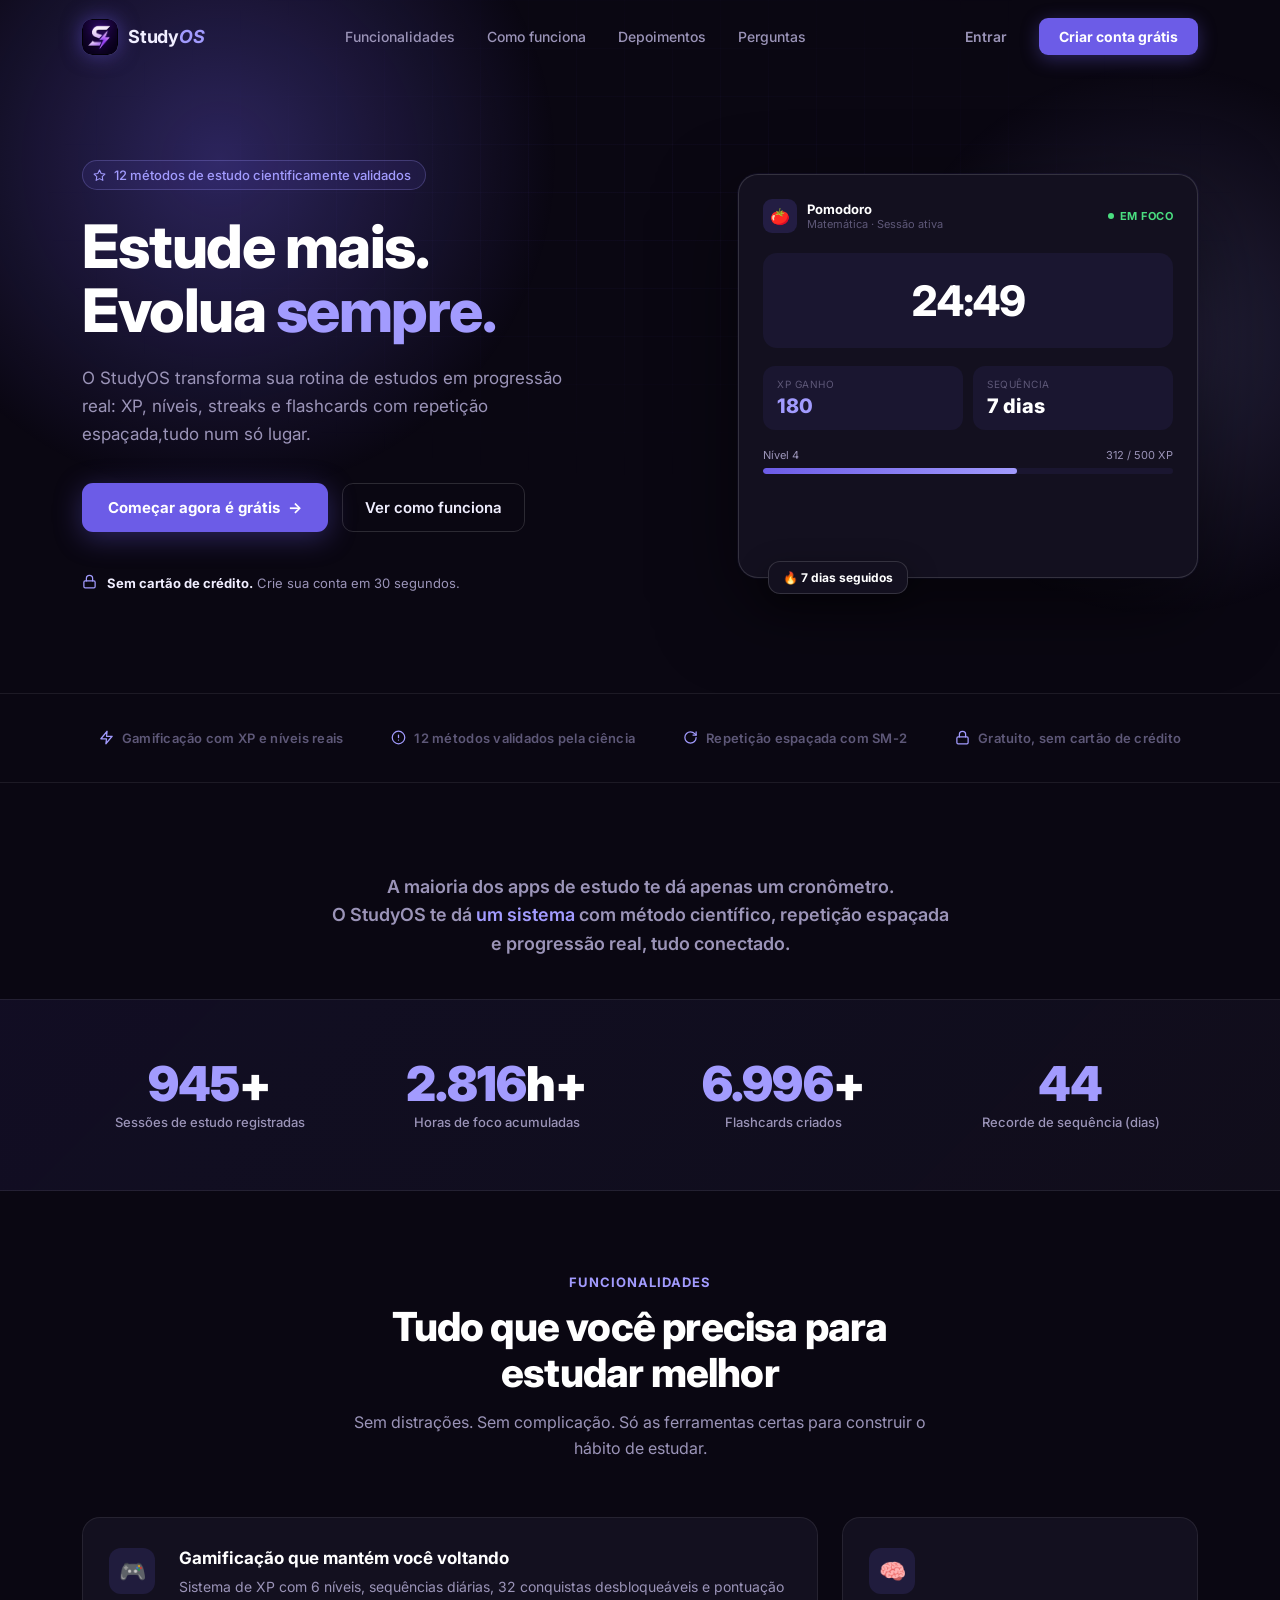
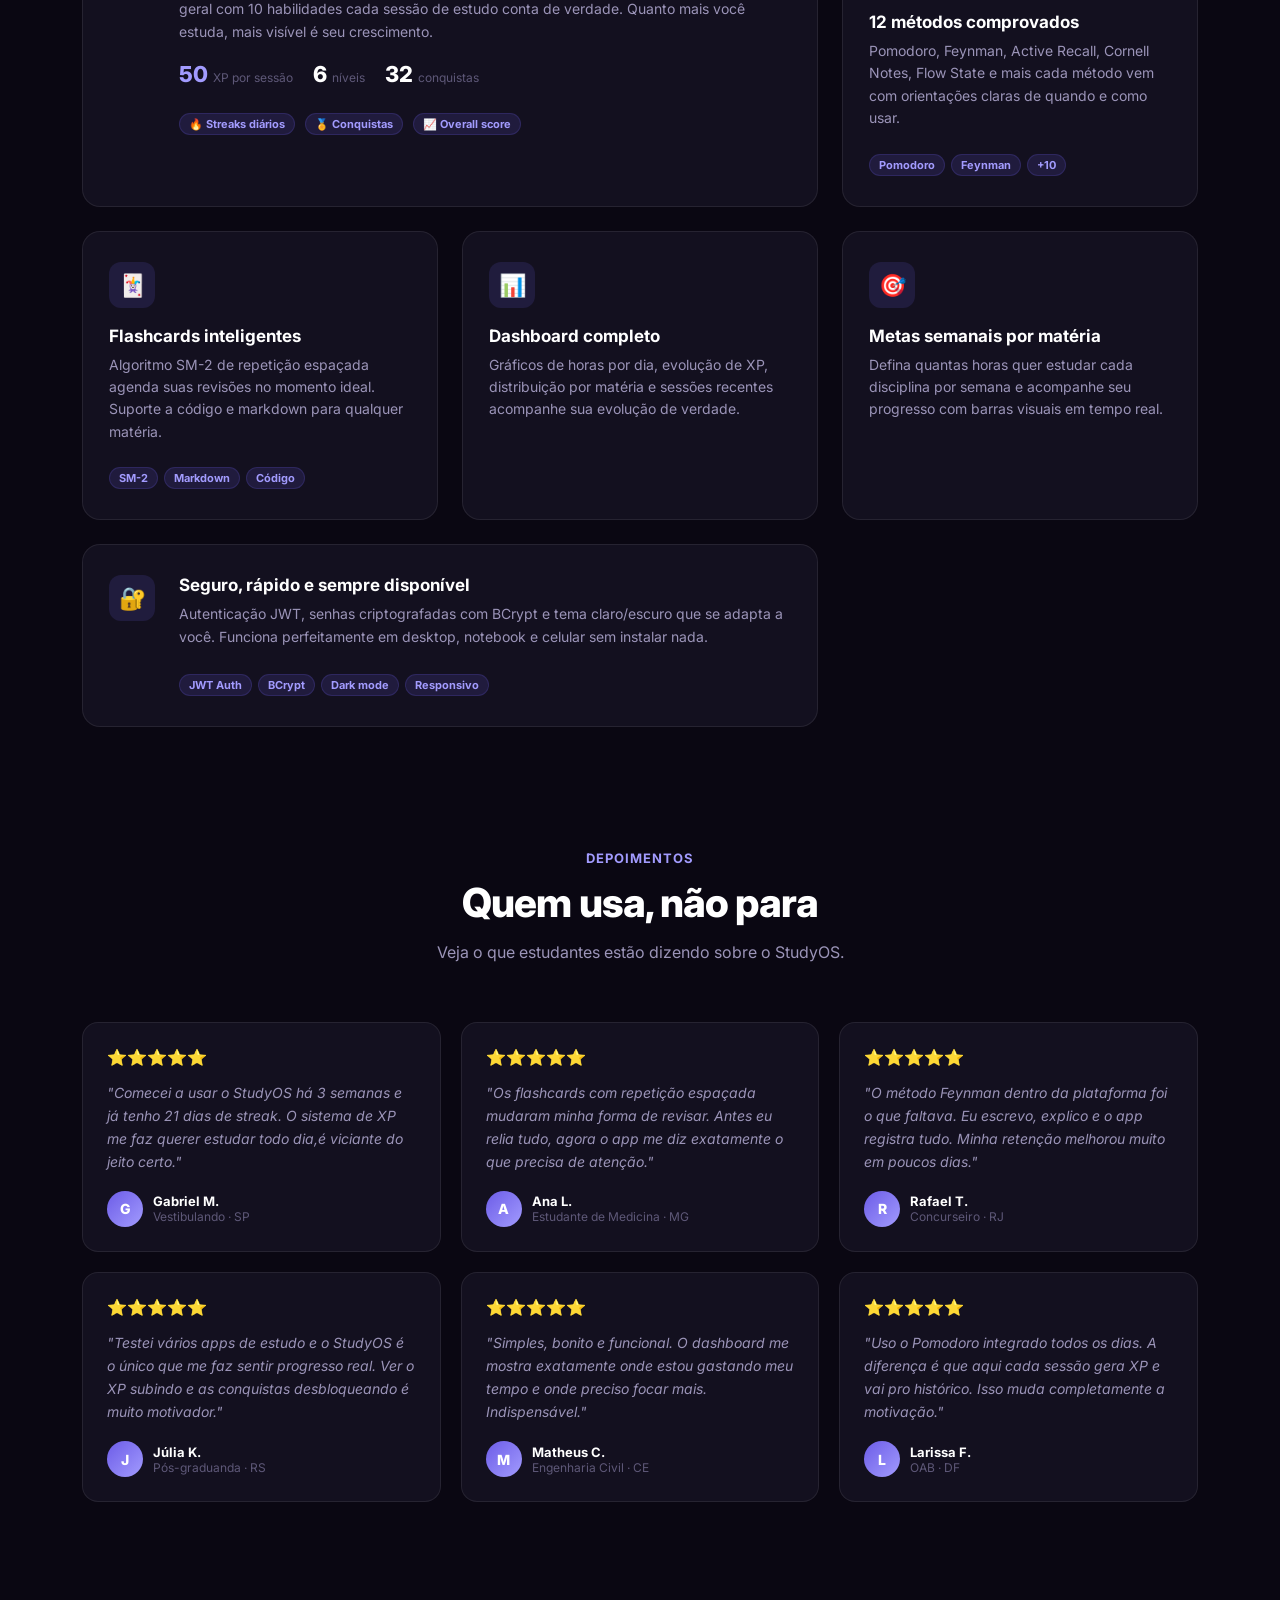
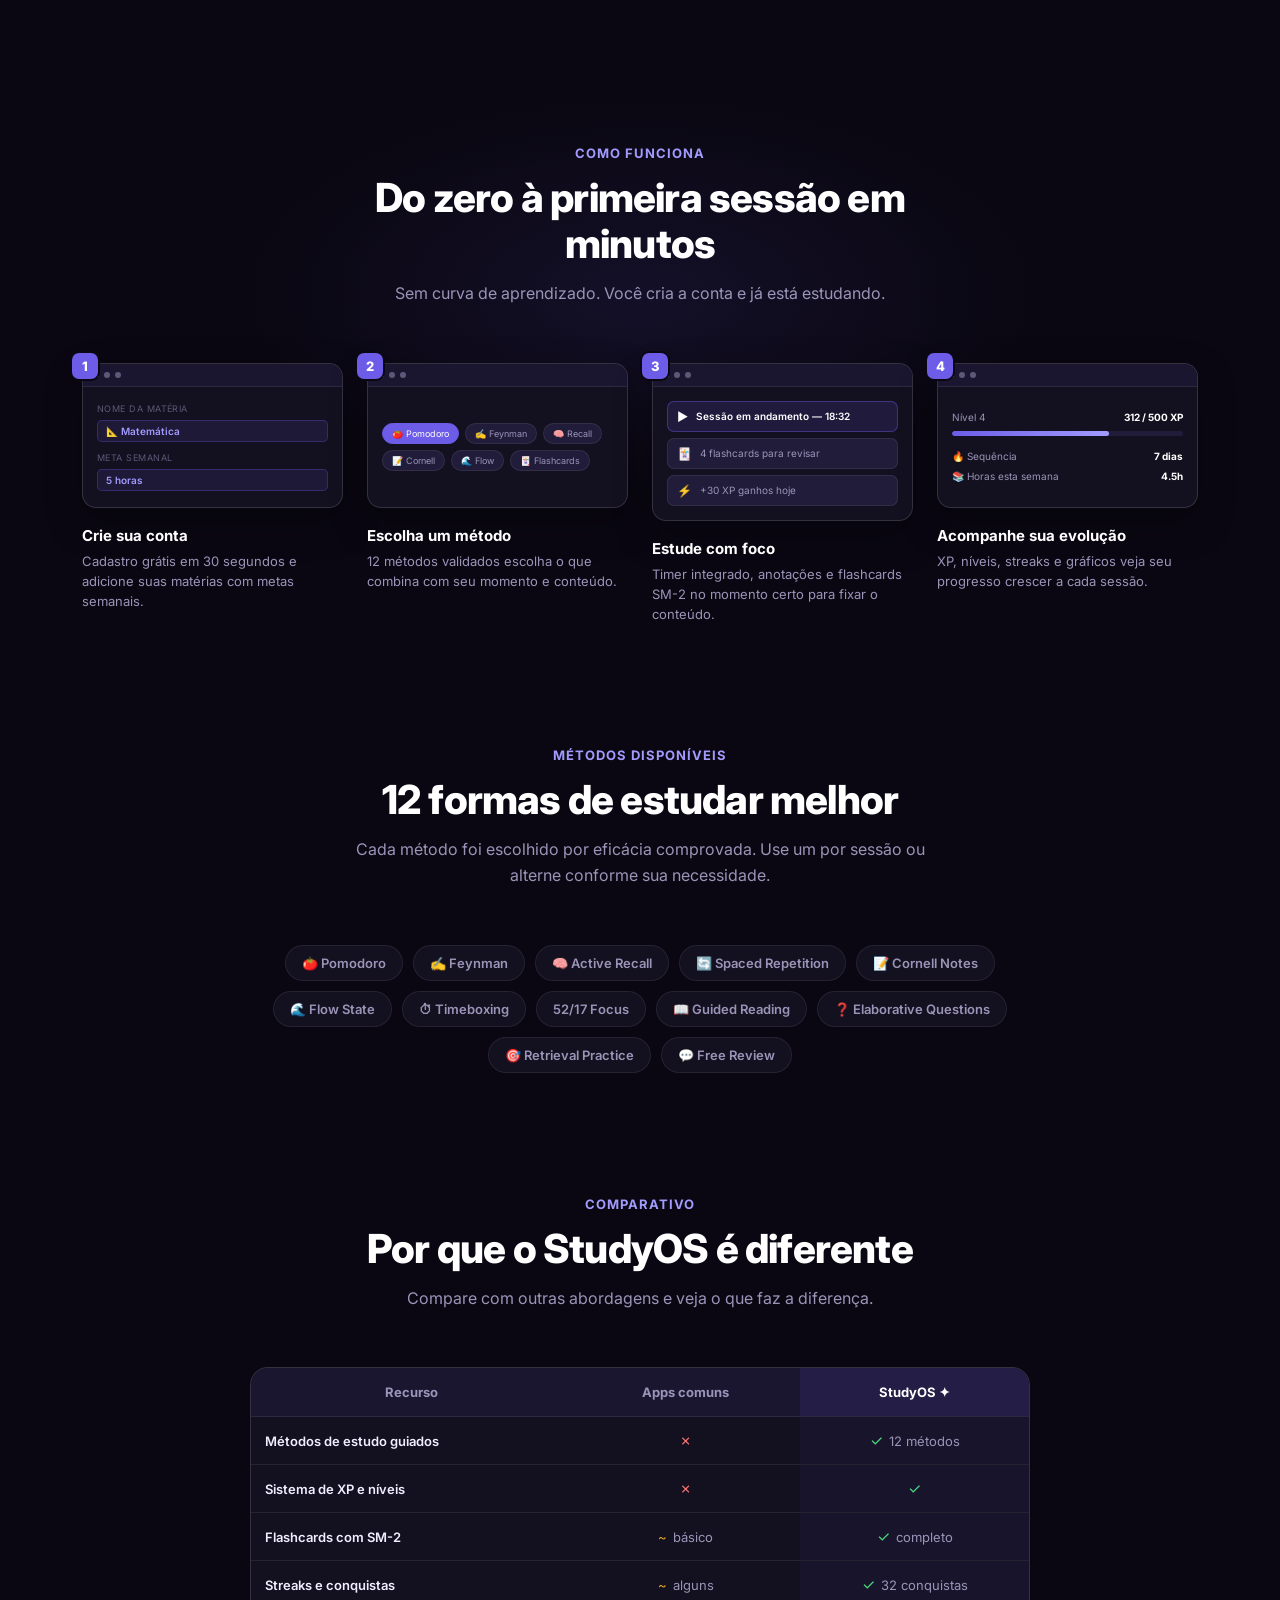
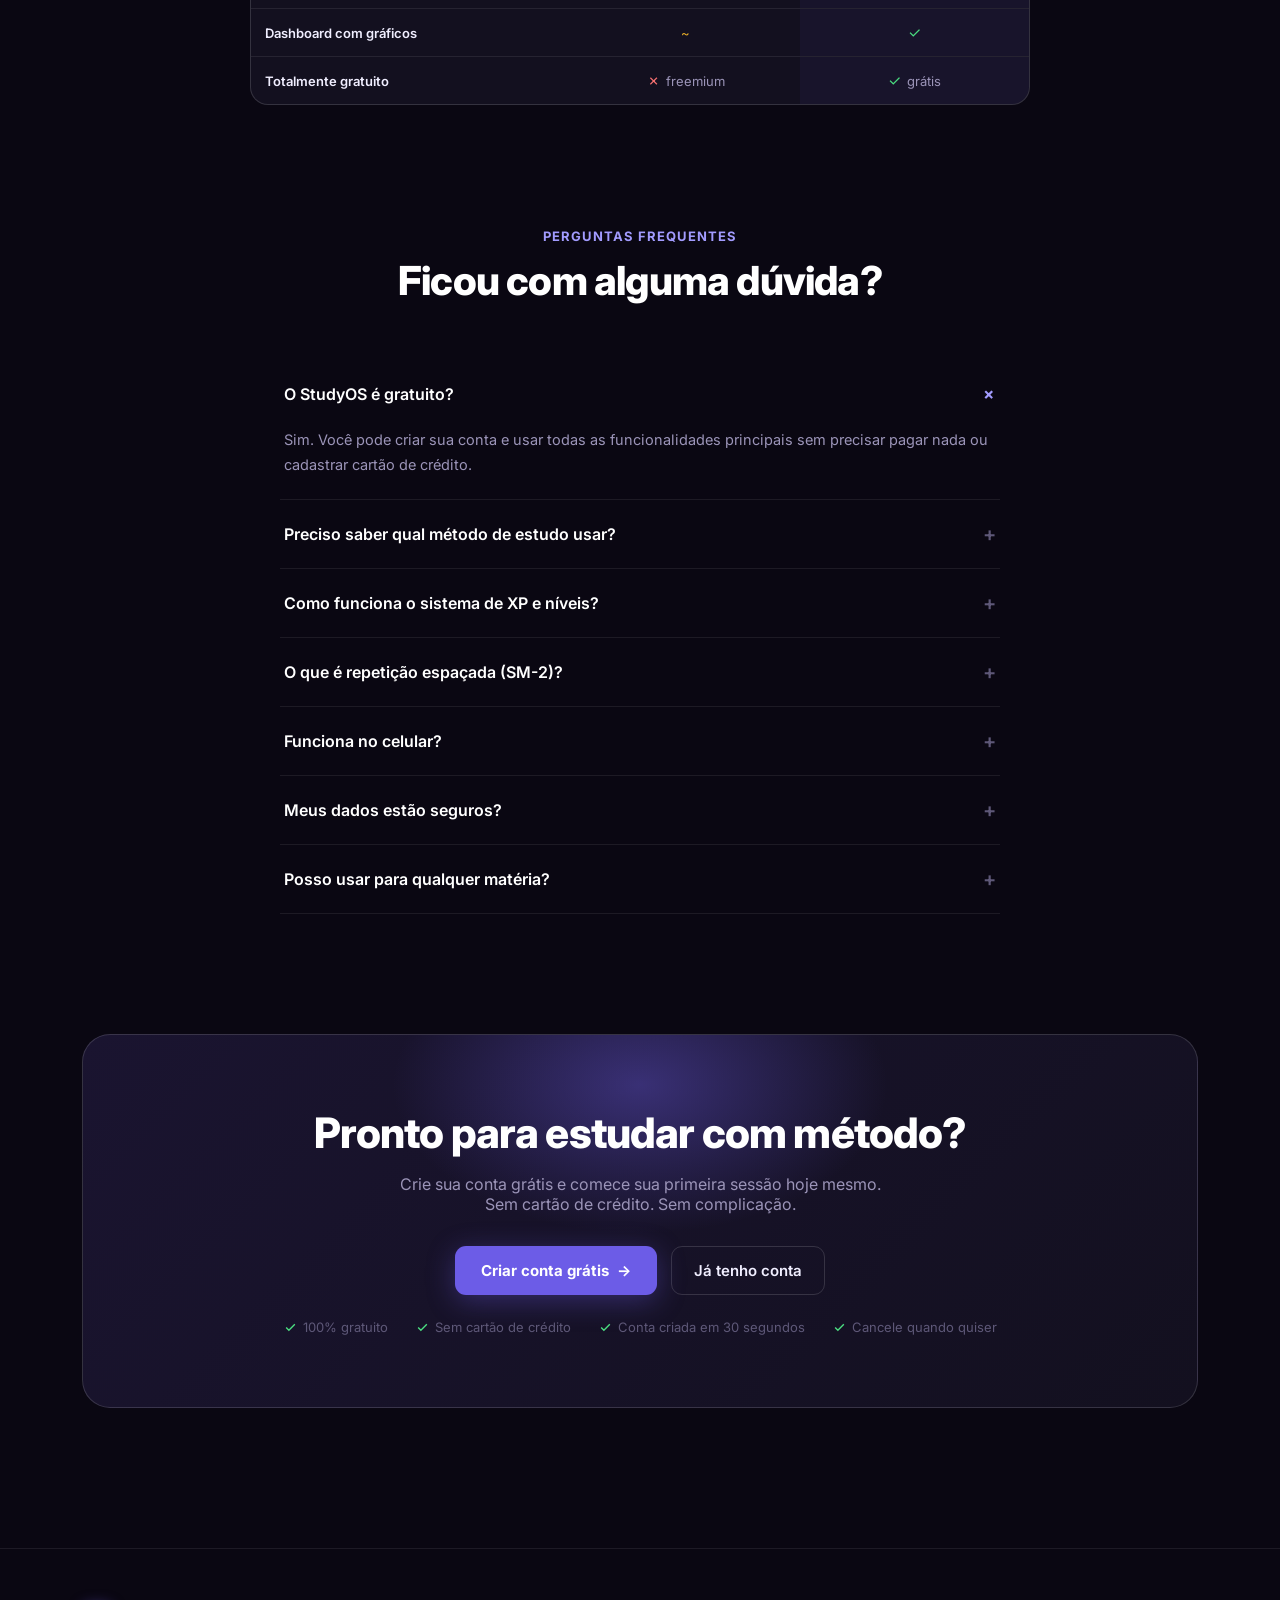
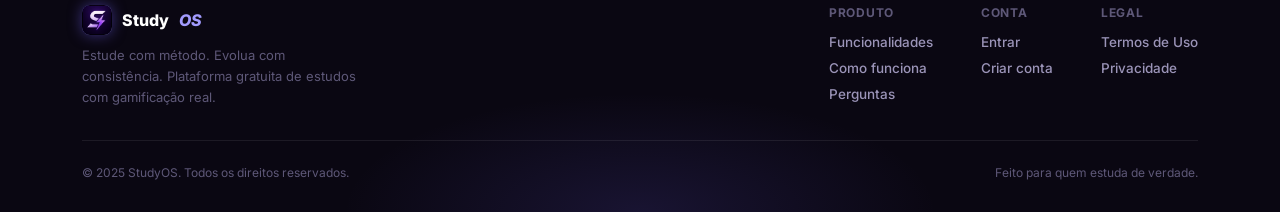
<file: studyos-api/src/main/resources/static/pages/profile.html>
<!DOCTYPE html>
<html lang="pt-BR">
<head>
    <meta charset="UTF-8"/>
    <meta name="viewport" content="width=device-width, initial-scale=1.0"/>
    <title>StudyOS — Perfil</title>
    <link rel="icon" type="image/png" href="../assets/logo.png"/>
    <link rel="shortcut icon" href="../assets/logo.png"/>
    <script>
        const Theme = (() => {
          const KEY  = 'studyos-theme';
          const ROOT = document.documentElement;
          function sys() { return window.matchMedia('(prefers-color-scheme: dark)').matches ? 'dark' : 'light'; }
          function getSaved() { return localStorage.getItem(KEY) || sys(); }
          function apply(t) { ROOT.setAttribute('data-theme', t); document.querySelectorAll('[data-theme-label]').forEach(el => { el.textContent = t === 'dark' ? '☀️ Modo claro' : '🌙 Modo escuro'; }); }
          function toggle() { const next = (ROOT.getAttribute('data-theme') || getSaved()) === 'dark' ? 'light' : 'dark'; localStorage.setItem(KEY, next); apply(next); }
          function init() { apply(getSaved()); window.matchMedia('(prefers-color-scheme: dark)').addEventListener('change', e => { if (!localStorage.getItem(KEY)) apply(e.matches ? 'dark' : 'light'); }); }
          return { init, toggle, getSaved };
        })();
        Theme.init();
    </script>
    <link rel="stylesheet" href="../css/style.css"/>
    <link rel="stylesheet" href="../css/components.css"/>
    <link rel="stylesheet" href="../css/profile.css"/>
</head>
<body>

<button class="menu-toggle" id="menu-toggle" aria-label="Abrir menu">☰</button>
<div class="sidebar-overlay" id="sidebar-overlay"></div>
<button class="sidebar-expand-btn" id="sidebar-expand-btn" aria-label="Expandir menu" title="Expandir menu">▶</button>

<div class="app">
    <aside class="sidebar" id="sidebar">
        <div class="sidebar-header">
            <div class="logo">
                <img class="logo-img" src="../assets/logo.png" alt="StudyOS">
                <span class="logo-text">StudyOS</span>
            </div>
            <button class="sidebar-collapse-btn" id="sidebar-collapse-btn" aria-label="Recolher menu" title="Recolher menu">◀</button>
            <button class="sidebar-close-btn" id="sidebar-close-btn" aria-label="Fechar menu">✕</button>
        </div>
        <nav>
            <a href="dashboard.html" data-tooltip="Dashboard"><span class="nav-icon">⚡</span><span class="nav-label">Dashboard</span></a>
            <a href="subjects.html" data-tooltip="Matérias"><span class="nav-icon">📖</span><span class="nav-label">Matérias</span></a>
            <a href="study.html" data-tooltip="Métodos"><span class="nav-icon">🧠</span><span class="nav-label">Métodos</span></a>
            <a href="flashcards.html" data-tooltip="Flashcards"><span class="nav-icon">🃏</span><span class="nav-label">Flashcards</span></a>
            <a href="profile.html" class="active" data-tooltip="Perfil"><span class="nav-icon">👤</span><span class="nav-label">Perfil</span></a>
        </nav>
        <div class="sidebar-footer">
            <div class="user-info" id="user-info"></div>
            <button class="theme-toggle" onclick="Theme.toggle()" aria-label="Alternar tema">
                <span class="theme-toggle-track"><span class="theme-toggle-thumb"></span></span>
                <span class="nav-label" data-theme-label>🌙 Modo escuro</span>
            </button>
            <button onclick="logout()" class="logout-btn">
                <span class="nav-icon">↩</span><span class="nav-label">Sair</span>
            </button>
        </div>
    </aside>

    <main class="main">
        <section class="profile-hero">
            <div class="profile-avatar-wrap">
                <div class="profile-avatar" id="profile-avatar">?</div>
                <div class="profile-level-badge" id="profile-level-badge">1</div>
            </div>
            <div class="profile-hero-info">
                <h1 class="profile-name" id="profile-name">Carregando...</h1>
                <p class="profile-email" id="profile-email"></p>
                <div class="profile-tags">
                    <span class="profile-tag" id="profile-rank">🥉 Iniciante</span>
                    <span class="profile-tag" id="profile-member-since"></span>
                </div>
            </div>
            <button class="btn-edit-profile" onclick="openEditModal()">✏️ Editar perfil</button>
        </section>
        <div class="profile-overall-row">
            <div class="overall-badge">
                <span class="overall-number" id="overall-number">0</span>
                <span class="overall-label">Overall</span>
            </div>
            <div class="overall-skills" id="overall-skills"></div>
        </div>
        <section class="profile-xp-section">
            <div class="xp-info">
                <span class="xp-label">Nível <strong id="xp-level">1</strong></span>
                <span class="xp-values"><span id="xp-current">0</span> / <span id="xp-next">500</span> XP</span>
            </div>
            <div class="xp-bar-track">
                <div class="xp-bar-fill" id="xp-bar-fill"></div>
            </div>
            <p class="xp-msg" id="xp-msg">Faltam 500 XP para o próximo nível</p>
        </section>
        <div class="profile-stats-grid">
            <article class="pstat-card"><span class="pstat-icon">🔥</span><p class="pstat-value" id="stat-streak">0</p><p class="pstat-label">Sequência</p></article>
            <article class="pstat-card"><span class="pstat-icon">📚</span><p class="pstat-value" id="stat-hours">0h</p><p class="pstat-label">Estudado</p></article>
            <article class="pstat-card"><span class="pstat-icon">🎯</span><p class="pstat-value" id="stat-sessions">0</p><p class="pstat-label">Sessões</p></article>
            <article class="pstat-card"><span class="pstat-icon">📖</span><p class="pstat-value" id="stat-subjects">0</p><p class="pstat-label">Matérias</p></article>
            <article class="pstat-card"><span class="pstat-icon">🃏</span><p class="pstat-value" id="stat-flashcards">0</p><p class="pstat-label">Flashcards</p></article>
            <article class="pstat-card"><span class="pstat-icon">⚡</span><p class="pstat-value" id="stat-xp">0</p><p class="pstat-label">XP Total</p></article>
        </div>
        <section class="profile-section">
            <div class="profile-section-header">
                <h2 class="profile-section-title">🏅 Conquistas</h2>
                <span class="profile-section-count" id="badges-count">0 desbloqueadas</span>
            </div>
            <div class="badges-grid" id="badges-grid">
                <div class="empty-state">Carregando conquistas...</div>
            </div>
        </section>
        <section class="profile-section">
            <div class="profile-section-header">
                <h2 class="profile-section-title">📅 Atividade recente</h2>
            </div>
            <div class="activity-list" id="activity-list">
                <div class="empty-state">Carregando atividade...</div>
            </div>
        </section>
    </main>
</div>

<div class="modal-overlay" id="edit-modal" onclick="closeEditModal(event)">
    <div class="modal">
        <div class="modal-header">
            <h3 class="modal-title">Editar perfil</h3>
            <button class="modal-close" onclick="closeEditModal()">✕</button>
        </div>
        <div class="modal-body">
            <div class="form-group">
                <label class="form-label">Nome</label>
                <input type="text" class="form-input" id="edit-name" placeholder="Seu nome"/>
            </div>
            <div class="form-group">
                <label class="form-label">Email</label>
                <input type="email" class="form-input" id="edit-email" placeholder="seu@email.com"/>
            </div>
            <div class="form-group">
                <label class="form-label">Nova senha <span class="form-label-hint">(deixe em branco para não alterar)</span></label>
                <input type="password" class="form-input" id="edit-password" placeholder="Mínimo 6 caracteres"/>
            </div>
            <div class="form-group">
                <label class="form-label">Confirmar senha</label>
                <input type="password" class="form-input" id="edit-password-confirm" placeholder="Repita a senha"/>
            </div>
            <p class="form-msg" id="edit-msg"></p>
        </div>
        <div class="modal-footer">
            <button class="btn-secondary" onclick="closeEditModal()">Cancelar</button>
            <button class="btn-primary" onclick="saveProfile()">Salvar</button>
        </div>
    </div>
</div>

<script src="../js/api.js"></script>
<script src="../js/utils.js"></script>
<script src="../js/profile.js"></script>
<script>
    (function () {
        const sidebar     = document.getElementById('sidebar');
        const overlay     = document.getElementById('sidebar-overlay');
        const menuToggle  = document.getElementById('menu-toggle');
        const closeBtn    = document.getElementById('sidebar-close-btn');
        const collapseBtn = document.getElementById('sidebar-collapse-btn');
        const expandBtn   = document.getElementById('sidebar-expand-btn');
        const COLLAPSED_KEY = 'studyos-sidebar-collapsed';
        function isCollapsed() { return localStorage.getItem(COLLAPSED_KEY) === 'true'; }
        function applyCollapsed(collapsed) {
            document.body.classList.toggle('sidebar-collapsed', collapsed);
            collapseBtn.textContent = collapsed ? '▶' : '◀';
            collapseBtn.title = collapsed ? 'Expandir menu' : 'Recolher menu';
            localStorage.setItem(COLLAPSED_KEY, collapsed);
        }
        collapseBtn.addEventListener('click', () => applyCollapsed(!isCollapsed()));
        expandBtn.addEventListener('click', () => applyCollapsed(false));
        applyCollapsed(isCollapsed());
        function openSidebar()  { sidebar.classList.add('open');    overlay.classList.add('open');    document.body.style.overflow = 'hidden'; }
        function closeSidebar() { sidebar.classList.remove('open'); overlay.classList.remove('open'); document.body.style.overflow = ''; }
        menuToggle.addEventListener('click', openSidebar);
        closeBtn.addEventListener('click', closeSidebar);
        overlay.addEventListener('click', closeSidebar);
        sidebar.querySelectorAll('nav a').forEach(a => a.addEventListener('click', () => { if (window.innerWidth <= 860) closeSidebar(); }));
    })();
</script>
</body>
</html>
</file>
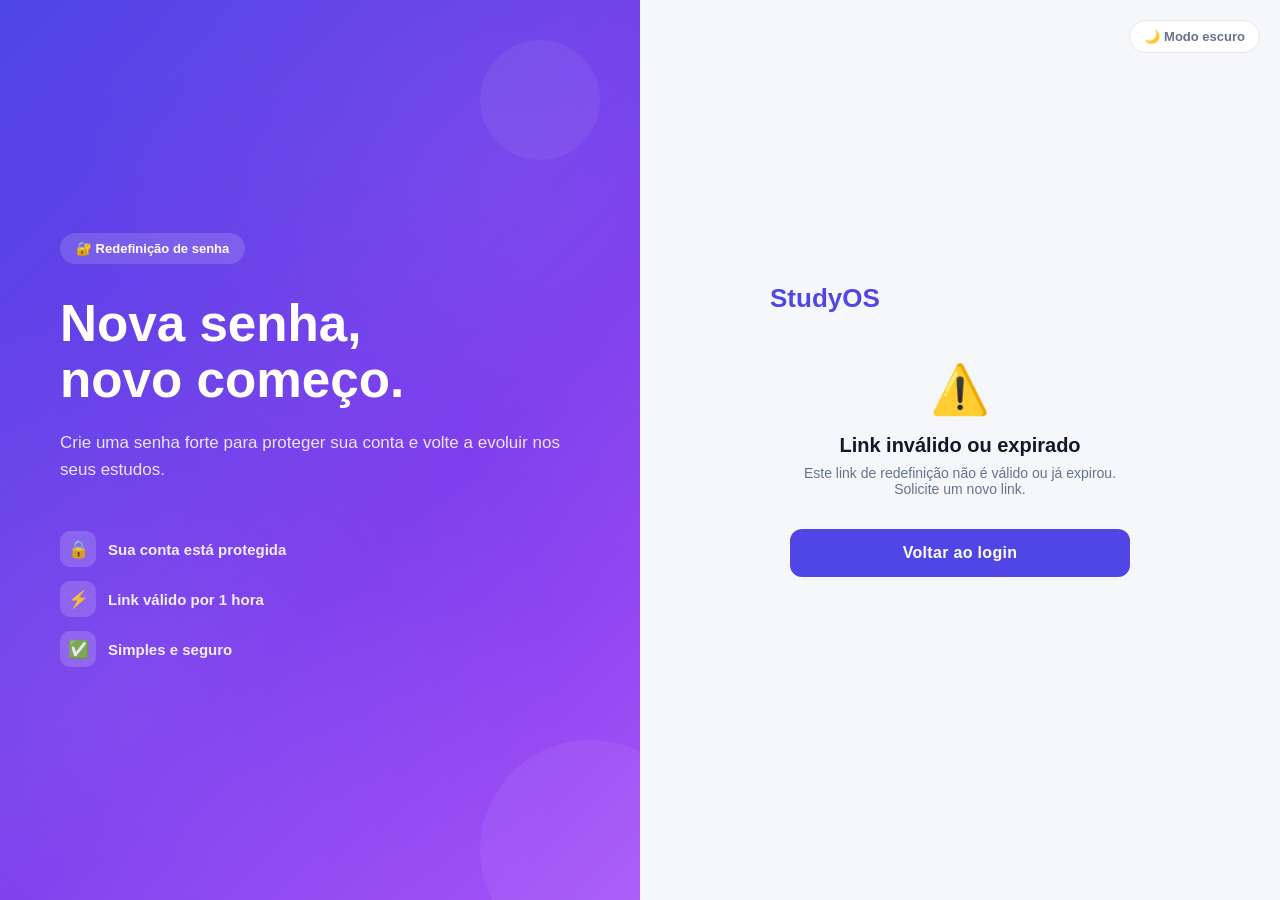
<file: studyos-api/src/main/resources/static/pages/reset password.html>
<!DOCTYPE html>
<html lang="pt-BR">
<head>
    <meta charset="UTF-8" />
    <meta name="viewport" content="width=device-width, initial-scale=1.0" />
    <title>StudyOS — Redefinir senha</title>
    <link rel="icon" type="image/png" href="../assets/logo.png"/>
    <link rel="shortcut icon" href="../assets/logo.png"/>

    <script>
        const Theme = (() => {
          const KEY = 'studyos-theme';
          const ROOT = document.documentElement;
          function getSystemPreference() {
            return window.matchMedia('(prefers-color-scheme: dark)').matches ? 'dark' : 'light';
          }
          function getSaved() { return localStorage.getItem(KEY) || getSystemPreference(); }
          function apply(theme) {
            ROOT.setAttribute('data-theme', theme);
            document.querySelectorAll('[data-theme-label]').forEach((el) => {
              el.textContent = theme === 'dark' ? '☀️ Modo claro' : '🌙 Modo escuro';
            });
          }
          function set(theme) { localStorage.setItem(KEY, theme); apply(theme); }
          function toggle() {
            const current = ROOT.getAttribute('data-theme') || getSaved();
            set(current === 'dark' ? 'light' : 'dark');
          }
          function init() {
            apply(getSaved());
            window.matchMedia('(prefers-color-scheme: dark)').addEventListener('change', (e) => {
              if (!localStorage.getItem(KEY)) apply(e.matches ? 'dark' : 'light');
            });
          }
          return { init, toggle, set, getSaved };
        })();
        Theme.init();
    </script>

    <link rel="stylesheet" href="../css/style.css" />
    <link rel="stylesheet" href="../css/components.css" />

    <style>
        .login-page {
          min-height: 100vh;
          display: grid;
          grid-template-columns: 1fr 1fr;
        }

        .login-hero {
          position: relative;
          display: flex;
          flex-direction: column;
          justify-content: center;
          padding: 60px;
          background: linear-gradient(135deg, #4f46e5 0%, #7c3aed 60%, #a855f7 100%);
          color: #ffffff;
          overflow: hidden;
        }

        .login-hero::before {
          content: '';
          position: absolute;
          inset: 0;
          background:
            radial-gradient(circle at 20% 80%, rgba(255,255,255,0.08) 0%, transparent 50%),
            radial-gradient(circle at 80% 20%, rgba(255,255,255,0.06) 0%, transparent 50%);
        }

        .hero-bubble { position: absolute; border-radius: 50%; background: rgba(255,255,255,0.06); }
        .hero-bubble--1 { width: 220px; height: 220px; bottom: -60px; right: -60px; }
        .hero-bubble--2 { width: 120px; height: 120px; top: 40px; right: 40px; }

        .hero-badge {
          display: inline-flex;
          align-items: center;
          gap: 8px;
          padding: 8px 16px;
          border-radius: 999px;
          background: rgba(255,255,255,0.15);
          backdrop-filter: blur(8px);
          font-size: 13px;
          font-weight: 700;
          margin-bottom: 32px;
          width: fit-content;
          position: relative;
        }

        .hero-title { font-size: clamp(36px, 4vw, 52px); font-weight: 900; line-height: 1.1; margin: 0 0 20px; position: relative; }
        .hero-sub   { font-size: 17px; line-height: 1.6; opacity: 0.85; margin: 0 0 48px; position: relative; }

        .hero-features { display: grid; gap: 14px; position: relative; }

        .hero-feature {
          display: flex;
          align-items: center;
          gap: 12px;
          font-size: 15px;
          font-weight: 600;
          opacity: 0.9;
        }

        .hero-feature-icon {
          display: grid;
          place-items: center;
          width: 36px; height: 36px;
          border-radius: 10px;
          background: rgba(255,255,255,0.18);
          font-size: 17px;
          flex-shrink: 0;
        }

        .login-panel {
          display: flex;
          flex-direction: column;
          justify-content: center;
          align-items: center;
          padding: 60px 48px;
          background: var(--bg);
          position: relative;
          transition: background var(--transition);
        }

        .login-panel-inner { width: 100%; max-width: 380px; }

        .login-theme-btn {
          position: absolute;
          top: 20px; right: 20px;
          display: flex;
          align-items: center;
          gap: 8px;
          padding: 8px 14px;
          border-radius: 999px;
          border: 1px solid var(--border);
          background: var(--surface);
          color: var(--soft-text);
          font-size: 13px;
          font-weight: 700;
          font-family: inherit;
          cursor: pointer;
          transition: background var(--transition), border-color var(--transition), color var(--transition);
        }

        .login-theme-btn:hover { background: var(--muted); color: var(--text); }

        .form-logo    { font-size: 26px; font-weight: 900; color: var(--primary); margin-bottom: 8px; }
        .form-heading { font-size: 28px; font-weight: 900; color: var(--text); margin: 0 0 6px; }
        .form-hint    { color: var(--soft-text); margin: 0 0 32px; font-size: 15px; }

        .field { display: grid; gap: 6px; margin-bottom: 16px; }

        .field label {
          font-size: 13px;
          font-weight: 700;
          color: var(--soft-text);
          text-transform: uppercase;
          letter-spacing: 0.04em;
        }

        .field .input { padding: 14px 16px; font-size: 15px; }

        .btn-login {
          width: 100%;
          padding: 15px;
          font-size: 16px;
          border-radius: 12px;
          margin-top: 8px;
          letter-spacing: 0.02em;
          transition: opacity 0.2s, transform 0.2s, background 0.2s;
        }

        .btn-login:disabled {
          opacity: 0.7;
          cursor: not-allowed;
          transform: none !important;
        }

        .form-switch { text-align: center; margin-top: 20px; color: var(--soft-text); font-size: 14px; }
        .form-switch a { color: var(--primary); font-weight: 700; cursor: pointer; text-decoration: none; }
        .form-switch a:hover { text-decoration: underline; }

        .success-box {
          display: none;
          background: rgba(22,163,74,.1);
          border: 1px solid rgba(22,163,74,.3);
          border-radius: 12px;
          padding: 14px 16px;
          color: #16a34a;
          font-size: 14px;
          font-weight: 600;
          text-align: center;
          margin-top: 16px;
        }

        .error-box {
          display: none;
          background: rgba(220,38,38,.1);
          border: 1px solid rgba(220,38,38,.3);
          border-radius: 12px;
          padding: 14px 16px;
          color: #dc2626;
          font-size: 14px;
          font-weight: 600;
          text-align: center;
          margin-top: 16px;
        }

        #msg { text-align: center; margin-top: 12px; }

        .auth-form { animation: fadeUp 0.25s ease; }

        .token-error {
          text-align: center;
          padding: 40px 20px;
        }

        .token-error-icon { font-size: 48px; margin-bottom: 16px; }
        .token-error h3 { font-size: 20px; font-weight: 800; color: var(--text); margin: 0 0 8px; }
        .token-error p  { color: var(--soft-text); font-size: 14px; margin: 0 0 24px; }

        @keyframes fadeUp { from{opacity:0;transform:translateY(10px)} to{opacity:1;transform:translateY(0)} }

        @media (max-width: 780px) {
          .login-page { grid-template-columns: 1fr; }
          .login-hero { padding: 40px 32px; min-height: auto; }
          .hero-features { display: none; }
          .login-panel { padding: 40px 24px; }
        }
    </style>
</head>
<body>

<div class="login-page">

    <div class="login-hero">
        <div class="hero-bubble hero-bubble--1"></div>
        <div class="hero-bubble hero-bubble--2"></div>
        <div class="hero-badge">🔐 Redefinição de senha</div>
        <h1 class="hero-title">Nova senha,<br>novo começo.</h1>
        <p class="hero-sub">
            Crie uma senha forte para proteger sua conta e volte a evoluir nos seus estudos.
        </p>
        <div class="hero-features">
            <div class="hero-feature"><div class="hero-feature-icon">🔒</div>Sua conta está protegida</div>
            <div class="hero-feature"><div class="hero-feature-icon">⚡</div>Link válido por 1 hora</div>
            <div class="hero-feature"><div class="hero-feature-icon">✅</div>Simples e seguro</div>
        </div>
    </div>

    <div class="login-panel">
        <button class="login-theme-btn" onclick="Theme.toggle()" aria-label="Alternar tema">
            <span data-theme-label>🌙 Modo escuro</span>
        </button>

        <div class="login-panel-inner">
            <div class="form-logo">StudyOS</div>

            <!-- ── Token inválido ── -->
            <div id="invalid-token" class="auth-form token-error" style="display:none">
                <div class="token-error-icon">⚠️</div>
                <h3>Link inválido ou expirado</h3>
                <p>Este link de redefinição não é válido ou já expirou. Solicite um novo link.</p>
                <a href="../index.html" class="btn btn-primary btn-login" style="display:inline-block;text-decoration:none;text-align:center;padding:15px;">
                    Voltar ao login
                </a>
            </div>

            <!-- ── Form reset ── -->
            <div id="reset-form" class="auth-form" style="display:none">
                <h2 class="form-heading">Redefinir senha</h2>
                <p class="form-hint">Escolha uma nova senha para sua conta.</p>

                <div class="field">
                    <label>Nova senha</label>
                    <input class="input" type="password" id="new-password" placeholder="Mínimo 8 caracteres" autocomplete="new-password"/>
                </div>
                <div class="field">
                    <label>Confirmar senha</label>
                    <input class="input" type="password" id="confirm-password" placeholder="Repita a nova senha" autocomplete="new-password"/>
                </div>

                <button class="btn btn-primary btn-login" id="reset-btn" onclick="resetPassword()">Redefinir senha →</button>

                <div class="success-box" id="reset-success">
                    ✅ Senha redefinida com sucesso! Redirecionando para o login...
                </div>
                <div class="error-box" id="reset-error"></div>

                <div class="form-switch"><a href="../index.html">← Voltar ao login</a></div>
            </div>

            <!-- ── Loading inicial ── -->
            <div id="loading-token" class="auth-form" style="text-align:center;padding:40px 0;">
                <p style="color:var(--soft-text);font-size:15px;">Verificando link...</p>
            </div>

        </div>
    </div>
</div>

<script>
    const API_BASE_URL = '/api';

    // Pega o token da URL
    const urlParams = new URLSearchParams(window.location.search);
    const token = urlParams.get('token');

    window.addEventListener('DOMContentLoaded', () => {
      if (!token) {
        showInvalid();
      } else {
        // Token presente — mostra o form
        document.getElementById('loading-token').style.display = 'none';
        document.getElementById('reset-form').style.display = 'block';
      }
    });

    function showInvalid() {
      document.getElementById('loading-token').style.display = 'none';
      document.getElementById('reset-form').style.display = 'none';
      document.getElementById('invalid-token').style.display = 'block';
    }

    async function resetPassword() {
      const newPassword     = document.getElementById('new-password').value.trim();
      const confirmPassword = document.getElementById('confirm-password').value.trim();
      const btn             = document.getElementById('reset-btn');
      const successBox      = document.getElementById('reset-success');
      const errorBox        = document.getElementById('reset-error');

      successBox.style.display = 'none';
      errorBox.style.display   = 'none';

      if (!newPassword || !confirmPassword) {
        showError('Preencha todos os campos.');
        return;
      }

      if (newPassword !== confirmPassword) {
        showError('As senhas não coincidem.');
        return;
      }

      if (newPassword.length < 8) {
        showError('A senha deve ter pelo menos 8 caracteres.');
        return;
      }

      if (!/(?=.*[A-Za-z])(?=.*\d)/.test(newPassword)) {
        showError('A senha deve conter letras e números.');
        return;
      }

      btn.disabled    = true;
      btn.textContent = 'Redefinindo...';

      try {
        const response = await fetch(`${API_BASE_URL}/auth/reset-password`, {
          method: 'POST',
          headers: { 'Content-Type': 'application/json' },
          body: JSON.stringify({ token, newPassword })
        });

        const data = await response.json();

        if (!response.ok) {
          throw new Error(data.message || 'Token inválido ou expirado.');
        }

        successBox.style.display = 'block';
        btn.textContent = 'Concluído! ✅';

        setTimeout(() => {
          window.location.href = '../index.html';
        }, 2500);

      } catch (err) {
        btn.disabled    = false;
        btn.textContent = 'Redefinir senha →';

        if (err.message.includes('inválido') || err.message.includes('expirado')) {
          showInvalid();
        } else {
          showError(err.message || 'Erro ao redefinir senha.');
        }
      }
    }

    function showError(msg) {
      const errorBox = document.getElementById('reset-error');
      errorBox.textContent   = '❌ ' + msg;
      errorBox.style.display = 'block';
    }

    document.addEventListener('keydown', (e) => {
      if (e.key === 'Enter') resetPassword();
    });
</script>

</body>
</html>
</file>
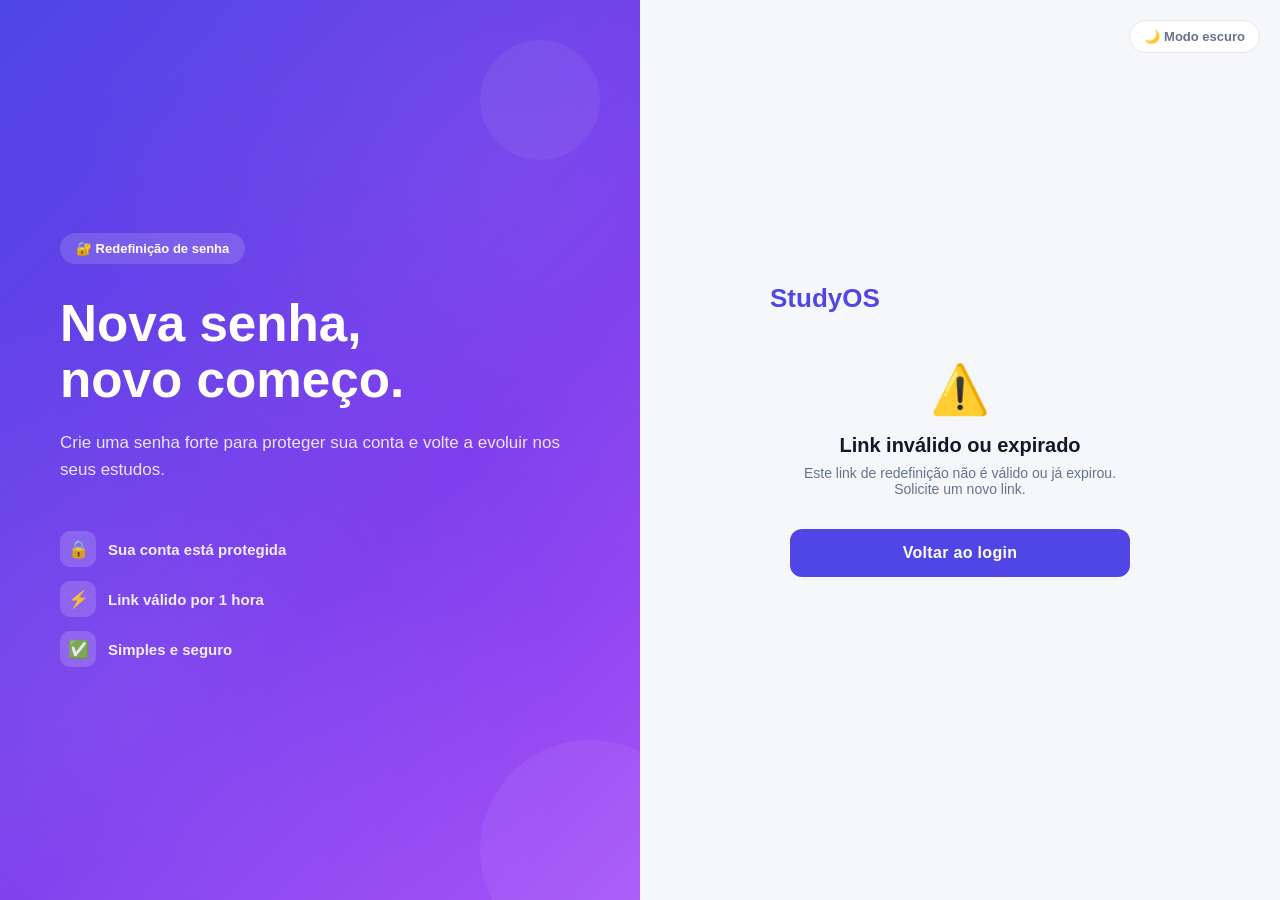
<file: studyos-api/src/main/resources/static/pages/reset-password.html>
<!DOCTYPE html>
<html lang="pt-BR">
<head>
    <meta charset="UTF-8" />
    <meta name="viewport" content="width=device-width, initial-scale=1.0" />
    <title>StudyOS — Redefinir senha</title>
    <link rel="icon" type="image/png" href="../assets/logo.png"/>
    <link rel="shortcut icon" href="../assets/logo.png"/>

    <script>
        const Theme = (() => {
          const KEY = 'studyos-theme';
          const ROOT = document.documentElement;
          function getSystemPreference() {
            return window.matchMedia('(prefers-color-scheme: dark)').matches ? 'dark' : 'light';
          }
          function getSaved() { return localStorage.getItem(KEY) || getSystemPreference(); }
          function apply(theme) {
            ROOT.setAttribute('data-theme', theme);
            document.querySelectorAll('[data-theme-label]').forEach((el) => {
              el.textContent = theme === 'dark' ? '☀️ Modo claro' : '🌙 Modo escuro';
            });
          }
          function set(theme) { localStorage.setItem(KEY, theme); apply(theme); }
          function toggle() {
            const current = ROOT.getAttribute('data-theme') || getSaved();
            set(current === 'dark' ? 'light' : 'dark');
          }
          function init() {
            apply(getSaved());
            window.matchMedia('(prefers-color-scheme: dark)').addEventListener('change', (e) => {
              if (!localStorage.getItem(KEY)) apply(e.matches ? 'dark' : 'light');
            });
          }
          return { init, toggle, set, getSaved };
        })();
        Theme.init();
    </script>

    <link rel="stylesheet" href="../css/style.css" />
    <link rel="stylesheet" href="../css/components.css" />

    <style>
        .login-page {
          min-height: 100vh;
          display: grid;
          grid-template-columns: 1fr 1fr;
        }

        .login-hero {
          position: relative;
          display: flex;
          flex-direction: column;
          justify-content: center;
          padding: 60px;
          background: linear-gradient(135deg, #4f46e5 0%, #7c3aed 60%, #a855f7 100%);
          color: #ffffff;
          overflow: hidden;
        }

        .login-hero::before {
          content: '';
          position: absolute;
          inset: 0;
          background:
            radial-gradient(circle at 20% 80%, rgba(255,255,255,0.08) 0%, transparent 50%),
            radial-gradient(circle at 80% 20%, rgba(255,255,255,0.06) 0%, transparent 50%);
        }

        .hero-bubble { position: absolute; border-radius: 50%; background: rgba(255,255,255,0.06); }
        .hero-bubble--1 { width: 220px; height: 220px; bottom: -60px; right: -60px; }
        .hero-bubble--2 { width: 120px; height: 120px; top: 40px; right: 40px; }

        .hero-badge {
          display: inline-flex;
          align-items: center;
          gap: 8px;
          padding: 8px 16px;
          border-radius: 999px;
          background: rgba(255,255,255,0.15);
          backdrop-filter: blur(8px);
          font-size: 13px;
          font-weight: 700;
          margin-bottom: 32px;
          width: fit-content;
          position: relative;
        }

        .hero-title { font-size: clamp(36px, 4vw, 52px); font-weight: 900; line-height: 1.1; margin: 0 0 20px; position: relative; }
        .hero-sub   { font-size: 17px; line-height: 1.6; opacity: 0.85; margin: 0 0 48px; position: relative; }

        .hero-features { display: grid; gap: 14px; position: relative; }

        .hero-feature {
          display: flex;
          align-items: center;
          gap: 12px;
          font-size: 15px;
          font-weight: 600;
          opacity: 0.9;
        }

        .hero-feature-icon {
          display: grid;
          place-items: center;
          width: 36px; height: 36px;
          border-radius: 10px;
          background: rgba(255,255,255,0.18);
          font-size: 17px;
          flex-shrink: 0;
        }

        .login-panel {
          display: flex;
          flex-direction: column;
          justify-content: center;
          align-items: center;
          padding: 60px 48px;
          background: var(--bg);
          position: relative;
          transition: background var(--transition);
        }

        .login-panel-inner { width: 100%; max-width: 380px; }

        .login-theme-btn {
          position: absolute;
          top: 20px; right: 20px;
          display: flex;
          align-items: center;
          gap: 8px;
          padding: 8px 14px;
          border-radius: 999px;
          border: 1px solid var(--border);
          background: var(--surface);
          color: var(--soft-text);
          font-size: 13px;
          font-weight: 700;
          font-family: inherit;
          cursor: pointer;
          transition: background var(--transition), border-color var(--transition), color var(--transition);
        }

        .login-theme-btn:hover { background: var(--muted); color: var(--text); }

        .form-logo    { font-size: 26px; font-weight: 900; color: var(--primary); margin-bottom: 8px; }
        .form-heading { font-size: 28px; font-weight: 900; color: var(--text); margin: 0 0 6px; }
        .form-hint    { color: var(--soft-text); margin: 0 0 32px; font-size: 15px; }

        .field { display: grid; gap: 6px; margin-bottom: 16px; }

        .field label {
          font-size: 13px;
          font-weight: 700;
          color: var(--soft-text);
          text-transform: uppercase;
          letter-spacing: 0.04em;
        }

        .field .input { padding: 14px 16px; font-size: 15px; }

        .btn-login {
          width: 100%;
          padding: 15px;
          font-size: 16px;
          border-radius: 12px;
          margin-top: 8px;
          letter-spacing: 0.02em;
          transition: opacity 0.2s, transform 0.2s, background 0.2s;
        }

        .btn-login:disabled {
          opacity: 0.7;
          cursor: not-allowed;
          transform: none !important;
        }

        .form-switch { text-align: center; margin-top: 20px; color: var(--soft-text); font-size: 14px; }
        .form-switch a { color: var(--primary); font-weight: 700; cursor: pointer; text-decoration: none; }
        .form-switch a:hover { text-decoration: underline; }

        .success-box {
          display: none;
          background: rgba(22,163,74,.1);
          border: 1px solid rgba(22,163,74,.3);
          border-radius: 12px;
          padding: 14px 16px;
          color: #16a34a;
          font-size: 14px;
          font-weight: 600;
          text-align: center;
          margin-top: 16px;
        }

        .error-box {
          display: none;
          background: rgba(220,38,38,.1);
          border: 1px solid rgba(220,38,38,.3);
          border-radius: 12px;
          padding: 14px 16px;
          color: #dc2626;
          font-size: 14px;
          font-weight: 600;
          text-align: center;
          margin-top: 16px;
        }

        #msg { text-align: center; margin-top: 12px; }

        .auth-form { animation: fadeUp 0.25s ease; }

        .token-error {
          text-align: center;
          padding: 40px 20px;
        }

        .token-error-icon { font-size: 48px; margin-bottom: 16px; }
        .token-error h3 { font-size: 20px; font-weight: 800; color: var(--text); margin: 0 0 8px; }
        .token-error p  { color: var(--soft-text); font-size: 14px; margin: 0 0 24px; }

        @keyframes fadeUp { from{opacity:0;transform:translateY(10px)} to{opacity:1;transform:translateY(0)} }

        @media (max-width: 780px) {
          .login-page { grid-template-columns: 1fr; }
          .login-hero { padding: 40px 32px; min-height: auto; }
          .hero-features { display: none; }
          .login-panel { padding: 40px 24px; }
        }
    </style>
</head>
<body>

<div class="login-page">

    <div class="login-hero">
        <div class="hero-bubble hero-bubble--1"></div>
        <div class="hero-bubble hero-bubble--2"></div>
        <div class="hero-badge">🔐 Redefinição de senha</div>
        <h1 class="hero-title">Nova senha,<br>novo começo.</h1>
        <p class="hero-sub">
            Crie uma senha forte para proteger sua conta e volte a evoluir nos seus estudos.
        </p>
        <div class="hero-features">
            <div class="hero-feature"><div class="hero-feature-icon">🔒</div>Sua conta está protegida</div>
            <div class="hero-feature"><div class="hero-feature-icon">⚡</div>Link válido por 1 hora</div>
            <div class="hero-feature"><div class="hero-feature-icon">✅</div>Simples e seguro</div>
        </div>
    </div>

    <div class="login-panel">
        <button class="login-theme-btn" onclick="Theme.toggle()" aria-label="Alternar tema">
            <span data-theme-label>🌙 Modo escuro</span>
        </button>

        <div class="login-panel-inner">
            <div class="form-logo">StudyOS</div>

            <!-- ── Token inválido ── -->
            <div id="invalid-token" class="auth-form token-error" style="display:none">
                <div class="token-error-icon">⚠️</div>
                <h3>Link inválido ou expirado</h3>
                <p>Este link de redefinição não é válido ou já expirou. Solicite um novo link.</p>
                <a href="../login.html" class="btn btn-primary btn-login" style="display:inline-block;text-decoration:none;text-align:center;padding:15px;">
                    Voltar ao login
                </a>
            </div>

            <!-- ── Form reset ── -->
            <div id="reset-form" class="auth-form" style="display:none">
                <h2 class="form-heading">Redefinir senha</h2>
                <p class="form-hint">Escolha uma nova senha para sua conta.</p>

                <div class="field">
                    <label>Nova senha</label>
                    <input class="input" type="password" id="new-password" placeholder="Mínimo 8 caracteres" autocomplete="new-password"/>
                </div>
                <div class="field">
                    <label>Confirmar senha</label>
                    <input class="input" type="password" id="confirm-password" placeholder="Repita a nova senha" autocomplete="new-password"/>
                </div>

                <button class="btn btn-primary btn-login" id="reset-btn" onclick="resetPassword()">Redefinir senha →</button>

                <div class="success-box" id="reset-success">
                    ✅ Senha redefinida com sucesso! Redirecionando para o login...
                </div>
                <div class="error-box" id="reset-error"></div>

                <div class="form-switch"><a href="../login.html">← Voltar ao login</a></div>
            </div>

            <!-- ── Loading inicial ── -->
            <div id="loading-token" class="auth-form" style="text-align:center;padding:40px 0;">
                <p style="color:var(--soft-text);font-size:15px;">Verificando link...</p>
            </div>

        </div>
    </div>
</div>

<script>
    const API_BASE_URL = '/api';

    // Pega o token da URL
    const urlParams = new URLSearchParams(window.location.search);
    const token = urlParams.get('token');

    window.addEventListener('DOMContentLoaded', () => {
      if (!token) {
        showInvalid();
      } else {
        // Token presente — mostra o form
        document.getElementById('loading-token').style.display = 'none';
        document.getElementById('reset-form').style.display = 'block';
      }
    });

    function showInvalid() {
      document.getElementById('loading-token').style.display = 'none';
      document.getElementById('reset-form').style.display = 'none';
      document.getElementById('invalid-token').style.display = 'block';
    }

    async function resetPassword() {
      const newPassword     = document.getElementById('new-password').value.trim();
      const confirmPassword = document.getElementById('confirm-password').value.trim();
      const btn             = document.getElementById('reset-btn');
      const successBox      = document.getElementById('reset-success');
      const errorBox        = document.getElementById('reset-error');

      successBox.style.display = 'none';
      errorBox.style.display   = 'none';

      if (!newPassword || !confirmPassword) {
        showError('Preencha todos os campos.');
        return;
      }

      if (newPassword !== confirmPassword) {
        showError('As senhas não coincidem.');
        return;
      }

      if (newPassword.length < 8) {
        showError('A senha deve ter pelo menos 8 caracteres.');
        return;
      }

      if (!/(?=.*[A-Za-z])(?=.*\d)/.test(newPassword)) {
        showError('A senha deve conter letras e números.');
        return;
      }

      btn.disabled    = true;
      btn.textContent = 'Redefinindo...';

      try {
        const response = await fetch(`${API_BASE_URL}/auth/reset-password`, {
          method: 'POST',
          headers: { 'Content-Type': 'application/json' },
          body: JSON.stringify({ token, newPassword })
        });

        const data = await response.json();

        if (!response.ok) {
          throw new Error(data.message || 'Token inválido ou expirado.');
        }

        successBox.style.display = 'block';
        btn.textContent = 'Concluído! ✅';

        setTimeout(() => {
          window.location.href = '../index.html';
        }, 2500);

      } catch (err) {
        btn.disabled    = false;
        btn.textContent = 'Redefinir senha →';

        if (err.message.includes('inválido') || err.message.includes('expirado')) {
          showInvalid();
        } else {
          showError(err.message || 'Erro ao redefinir senha.');
        }
      }
    }

    function showError(msg) {
      const errorBox = document.getElementById('reset-error');
      errorBox.textContent   = '❌ ' + msg;
      errorBox.style.display = 'block';
    }

    document.addEventListener('keydown', (e) => {
      if (e.key === 'Enter') resetPassword();
    });
</script>

</body>
</html>
</file>
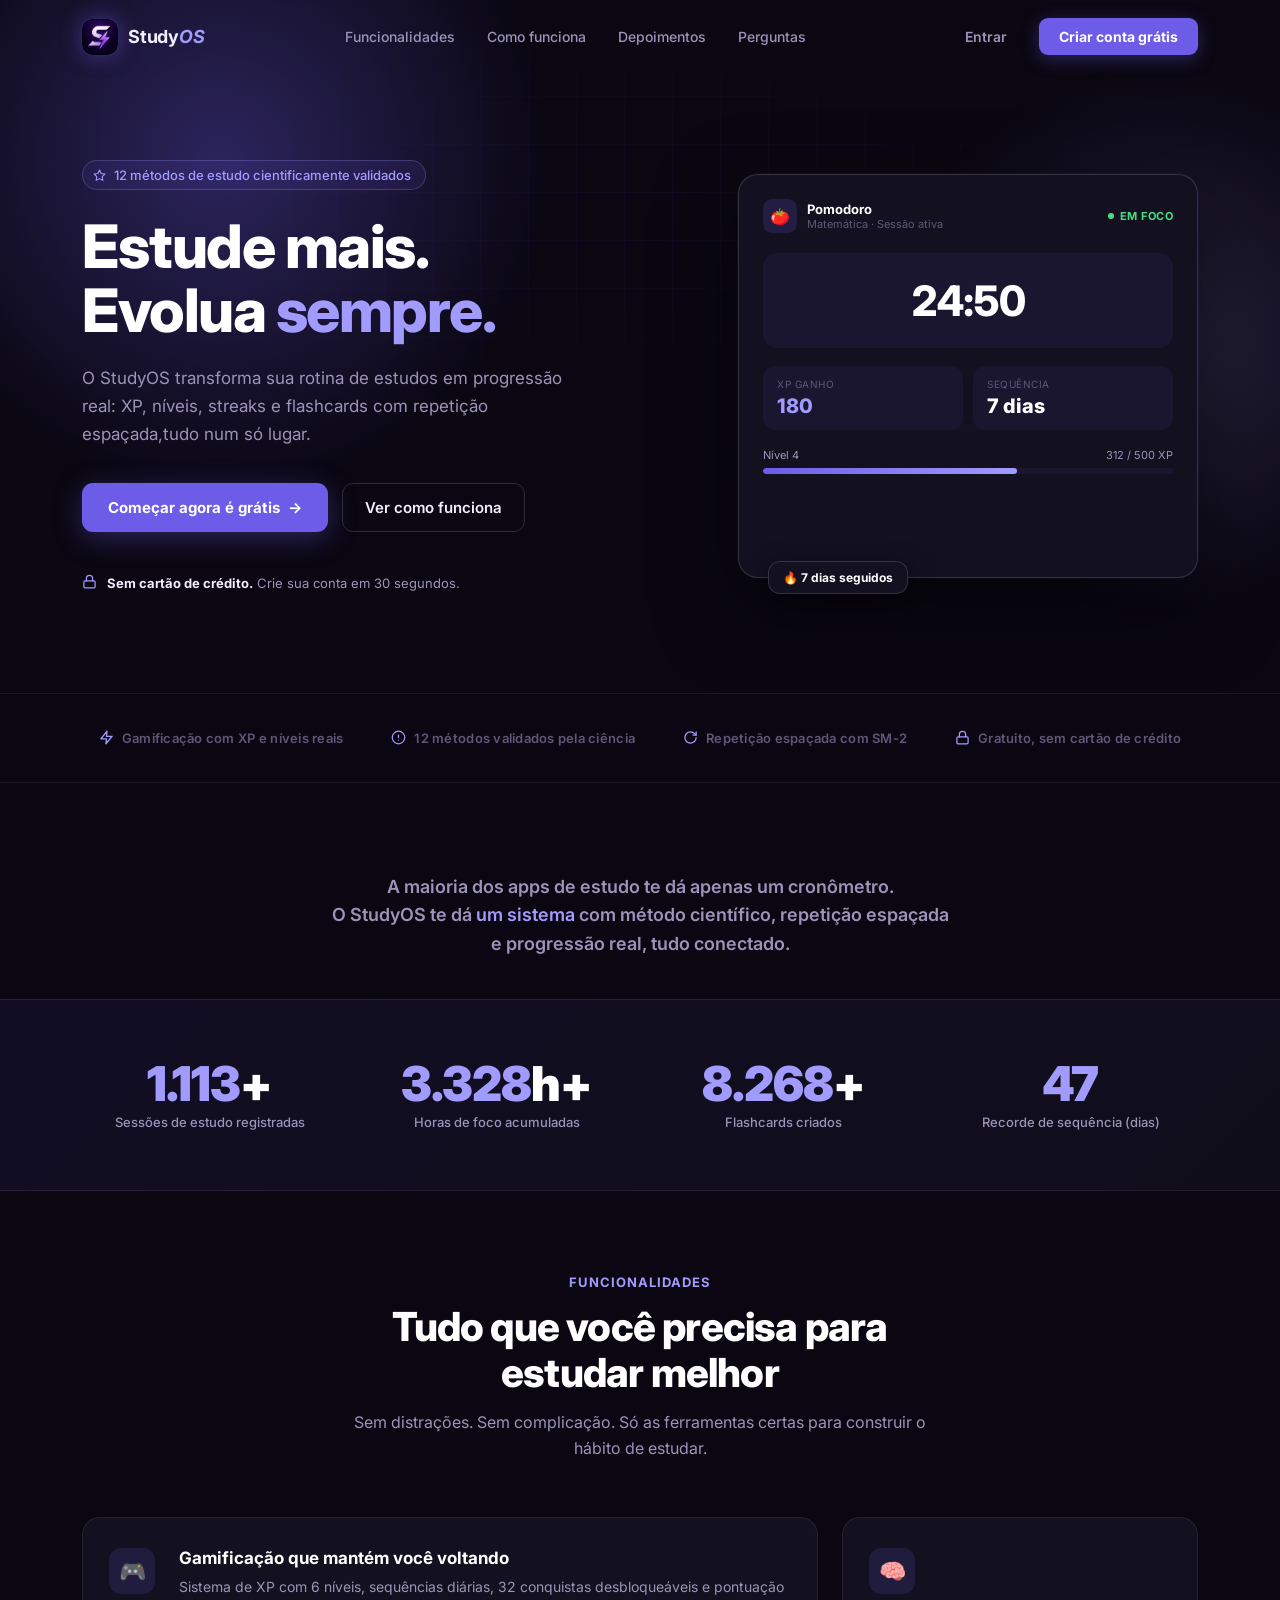
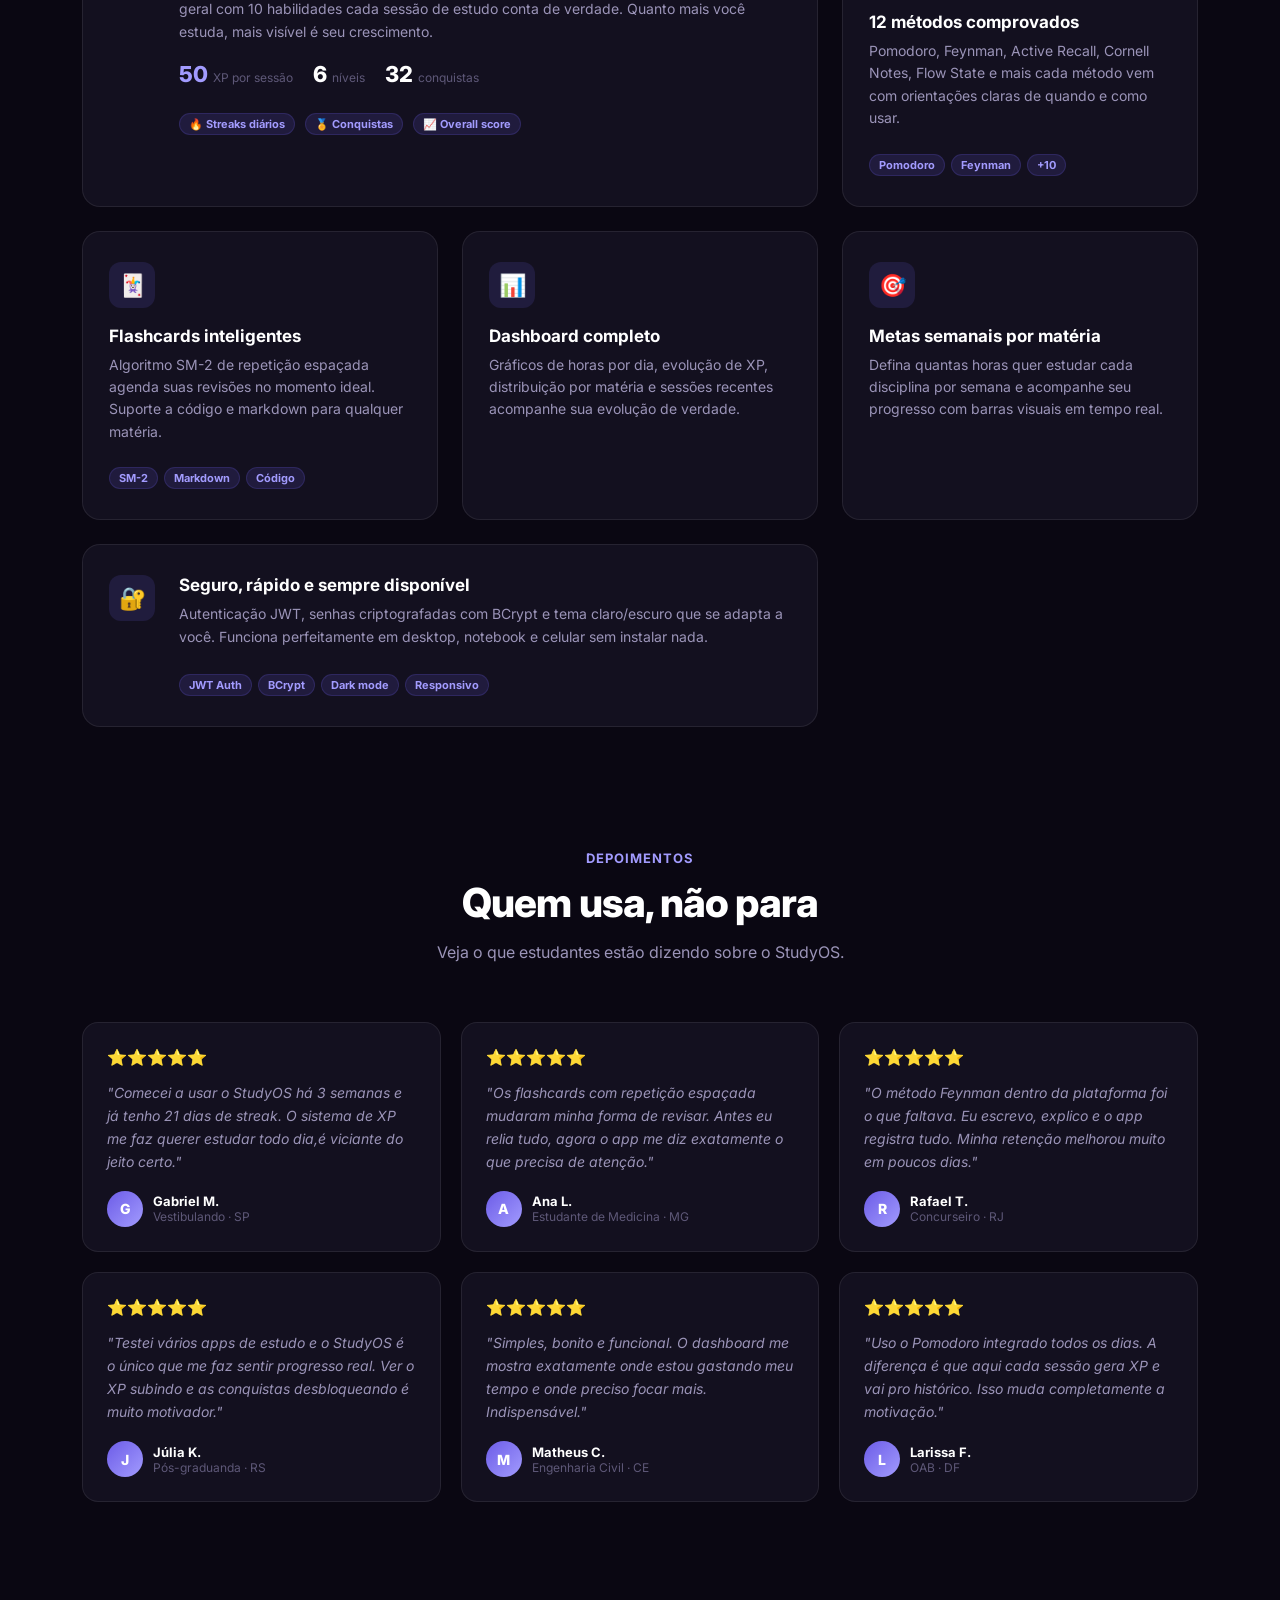
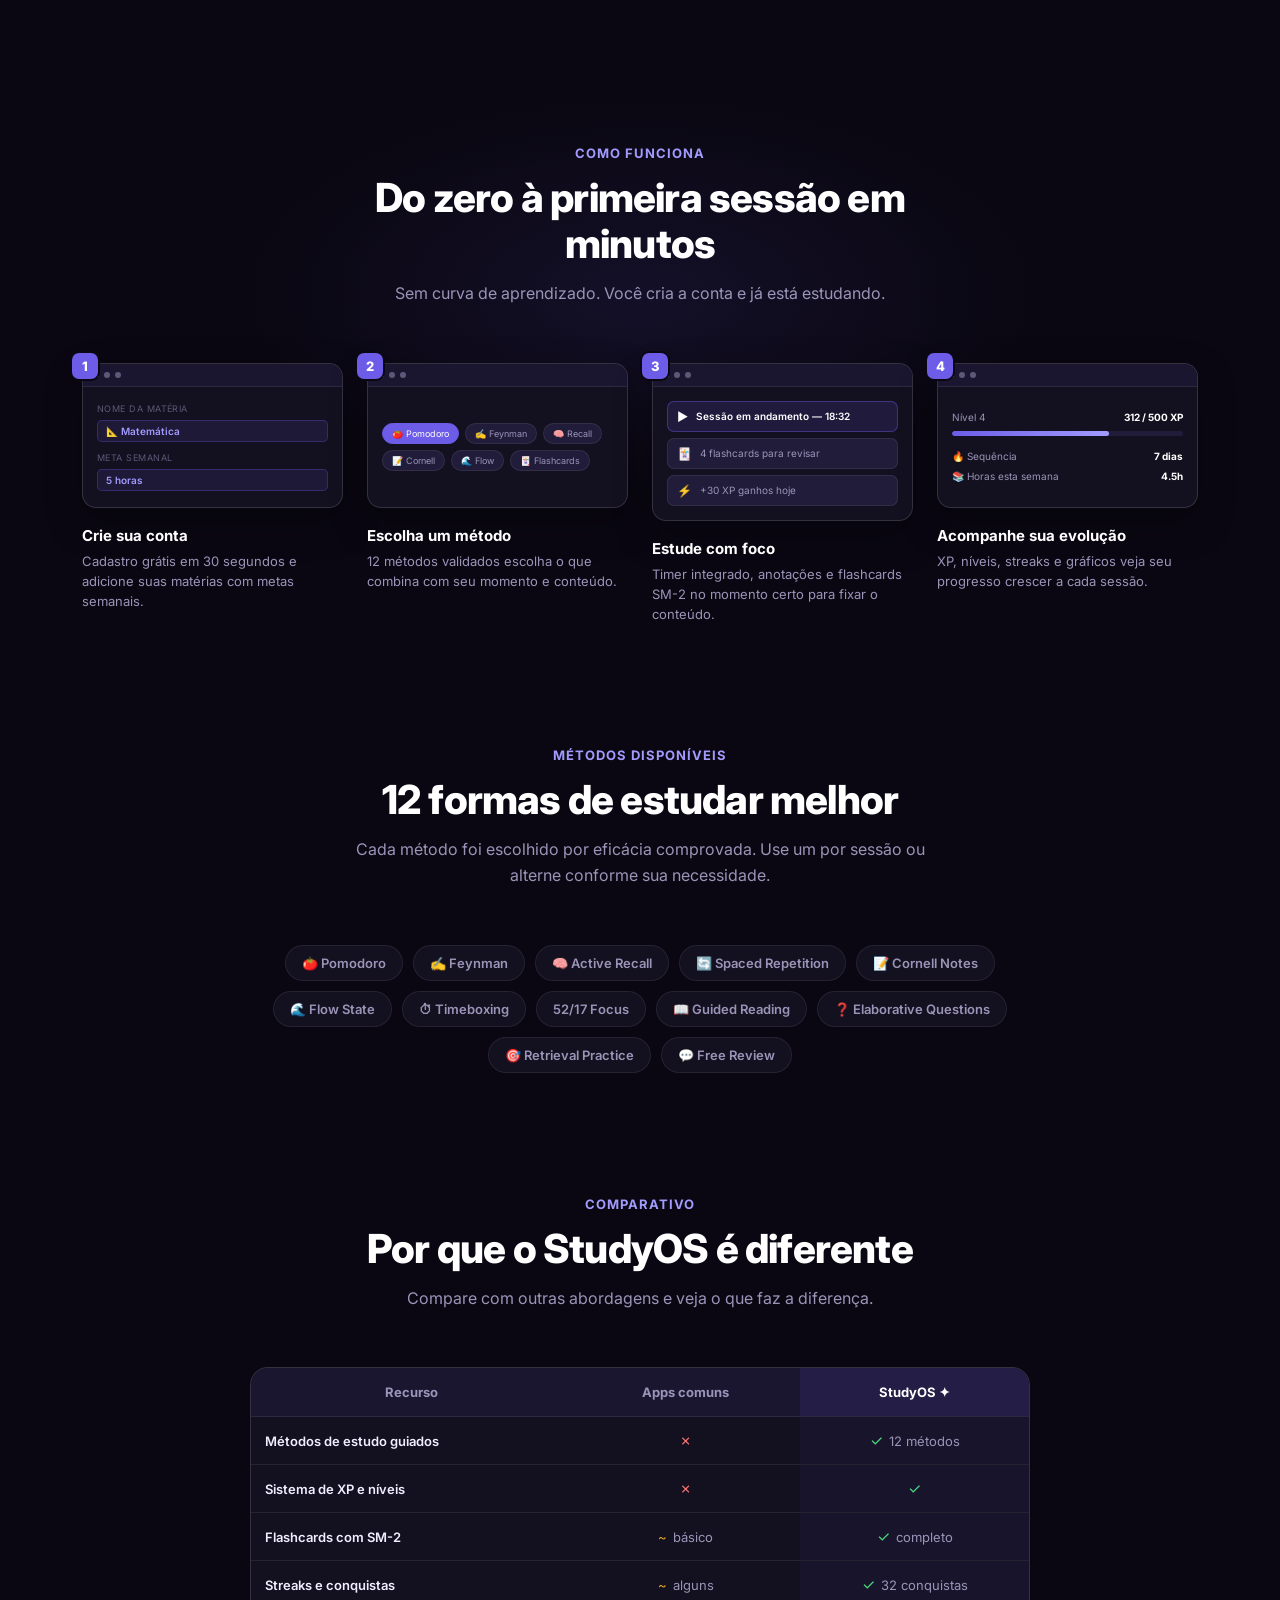
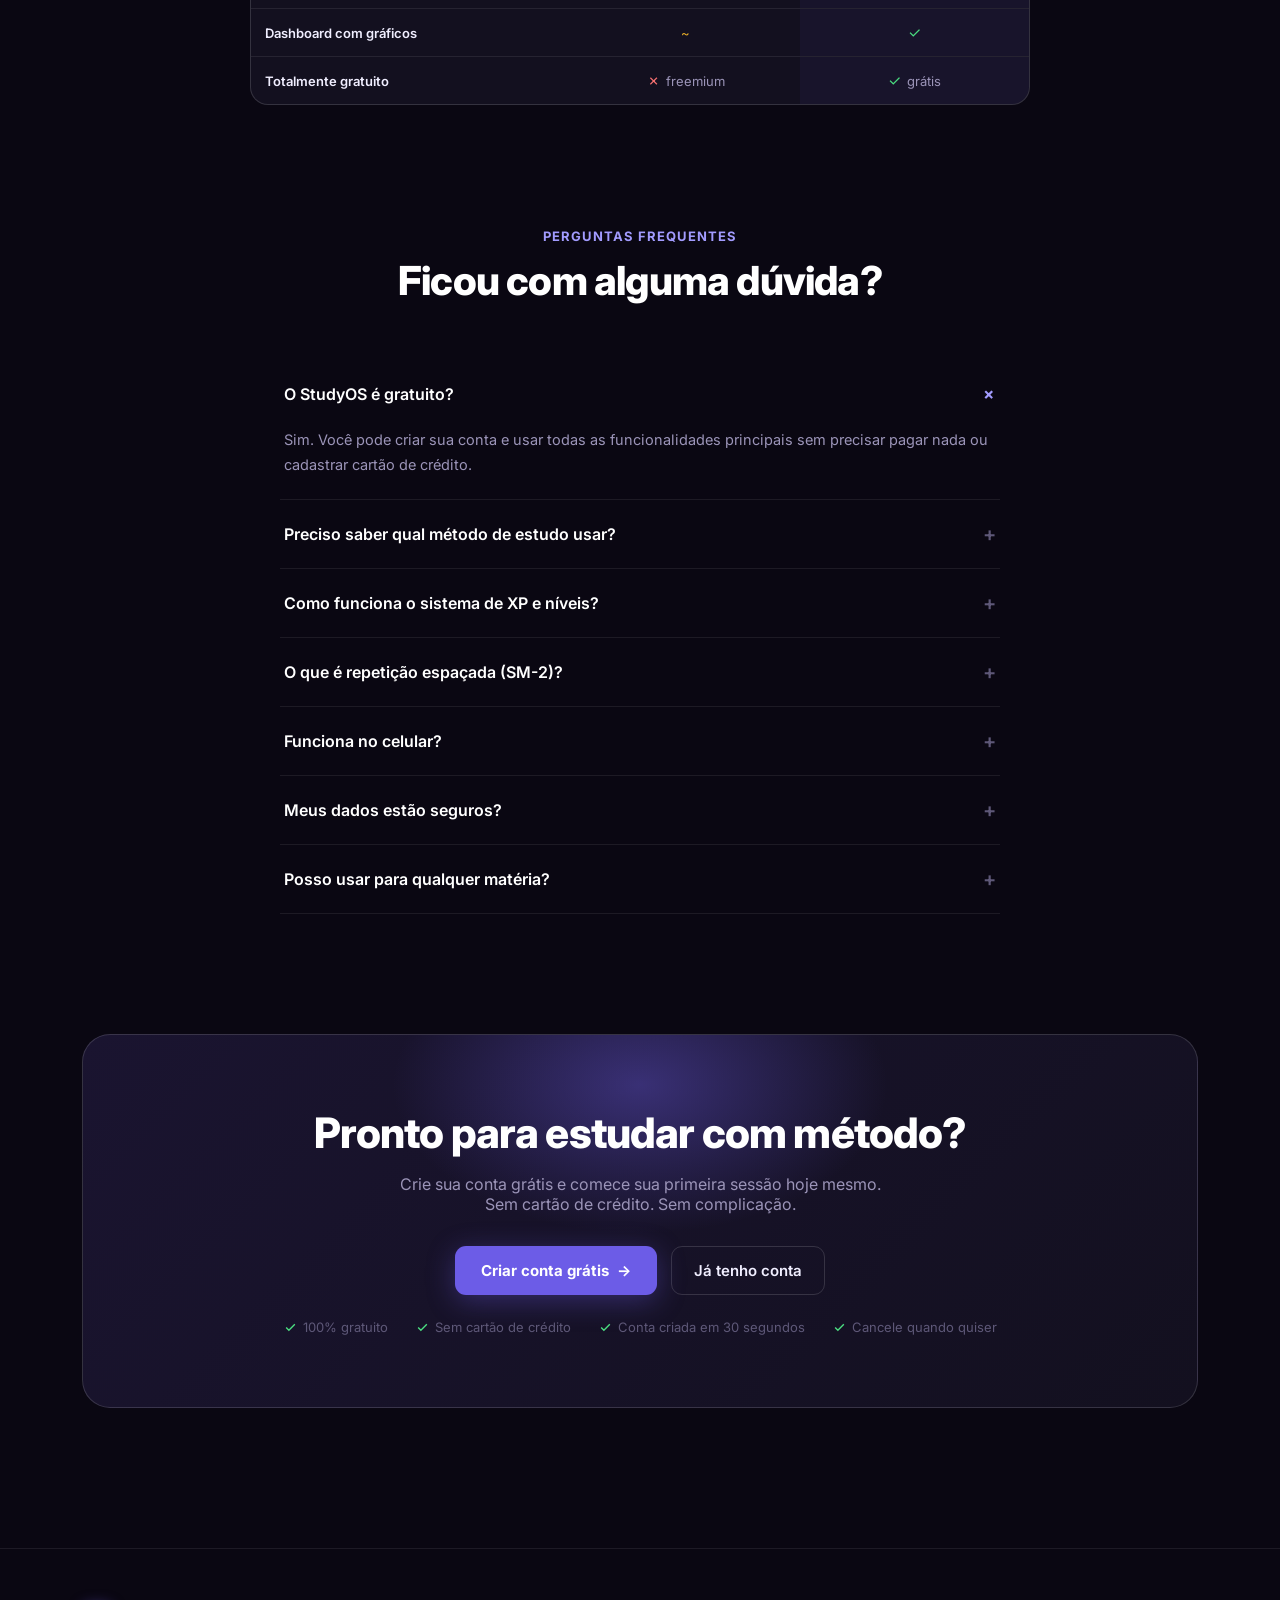
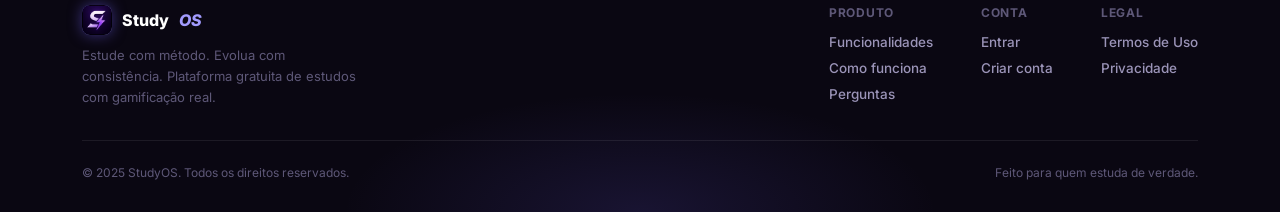
<file: studyos-api/src/main/resources/static/pages/session.html>
<!DOCTYPE html>
<html lang="pt-BR">
<head>
    <meta charset="UTF-8">
    <meta name="viewport" content="width=device-width, initial-scale=1.0">
    <title>Sessão de Estudo - StudyOS</title>
    <link rel="icon" type="image/png" href="../assets/logo.png"/>
    <link rel="shortcut icon" href="../assets/logo.png"/>

    <!-- Theme PRIMEIRO — evita flash e habilita o toggle -->
    <script>
        const Theme = (() => {
          const KEY = 'studyos-theme';
          const ROOT = document.documentElement;
          function getSystemPreference() {
            return window.matchMedia('(prefers-color-scheme: dark)').matches ? 'dark' : 'light';
          }
          function getSaved() { return localStorage.getItem(KEY) || getSystemPreference(); }
          function apply(theme) {
            ROOT.setAttribute('data-theme', theme);
            document.querySelectorAll('[data-theme-label]').forEach((el) => {
              el.textContent = theme === 'dark' ? '☀️ Modo claro' : '🌙 Modo escuro';
            });
          }
          function set(theme) { localStorage.setItem(KEY, theme); apply(theme); }
          function toggle() {
            const current = ROOT.getAttribute('data-theme') || getSaved();
            set(current === 'dark' ? 'light' : 'dark');
          }
          function init() {
            apply(getSaved());
            window.matchMedia('(prefers-color-scheme: dark)').addEventListener('change', (e) => {
              if (!localStorage.getItem(KEY)) apply(e.matches ? 'dark' : 'light');
            });
          }
          return { init, toggle, set, getSaved };
        })();
        Theme.init();
    </script>

    <link rel="stylesheet" href="../css/style.css">
    <link rel="stylesheet" href="../css/components.css">
    <link rel="stylesheet" href="../css/session.css">
</head>
<body>

<header class="topbar">
    <div class="logo-area">
        <h2>StudyOS</h2>
    </div>

    <div class="topbar-right">
        <div id="user-info"></div>

        <!-- Toggle de tema na topbar -->
        <button class="theme-toggle theme-toggle--topbar" onclick="Theme.toggle()" aria-label="Alternar tema">
            <span class="theme-toggle-track">
                <span class="theme-toggle-thumb"></span>
            </span>
            <span data-theme-label>🌙 Modo escuro</span>
        </button>

        <button class="btn btn-danger" onclick="logout()">Sair</button>
    </div>
</header>

<main class="container session-main">

    <section class="card session-hero" id="session-hero">
        <div>
            <p class="session-label">Método ativo</p>
            <h1 id="method-name">Método</h1>
            <p id="method-description">Sessão de estudo em andamento.</p>
        </div>
        <div class="session-subject">
            <span>Matéria</span>
            <strong id="subject-name">Carregando...</strong>
        </div>
    </section>

    <section class="card timer-card">
        <div class="timer-ring" id="timer-ring">
            <div>
                <span id="timer-display">00:00</span>
                <small id="timer-mode">Foco</small>
            </div>
        </div>
        <div class="session-actions">
            <button class="btn btn-secondary" id="pause-btn">Pausar</button>
            <button class="btn btn-success"   id="finish-btn">Finalizar sessão</button>
            <button class="btn btn-danger"    id="cancel-btn">Cancelar</button>
        </div>
    </section>

    <section class="card notes-card">
        <label>
            Anotações da sessão
            <textarea id="session-notes" rows="7"
                      placeholder="Escreva resumos, ideias, dificuldades, dúvidas..."></textarea>
        </label>
    </section>

    <section class="card focus-card">
        <h3>Missão da sessão</h3>
        <ul class="focus-list">
            <li>Permanecer focado até o final</li>
            <li>Evitar trocar de aba</li>
            <li>Fazer anotações importantes</li>
            <li>Completar o tempo mínimo para ganhar XP</li>
        </ul>
    </section>

</main>

<script src="../js/toast.js"></script>
<script src="../js/utils.js"></script>
<script src="../js/api.js"></script>
<script src="../js/session.js"></script>

</body>
</html>
</file>
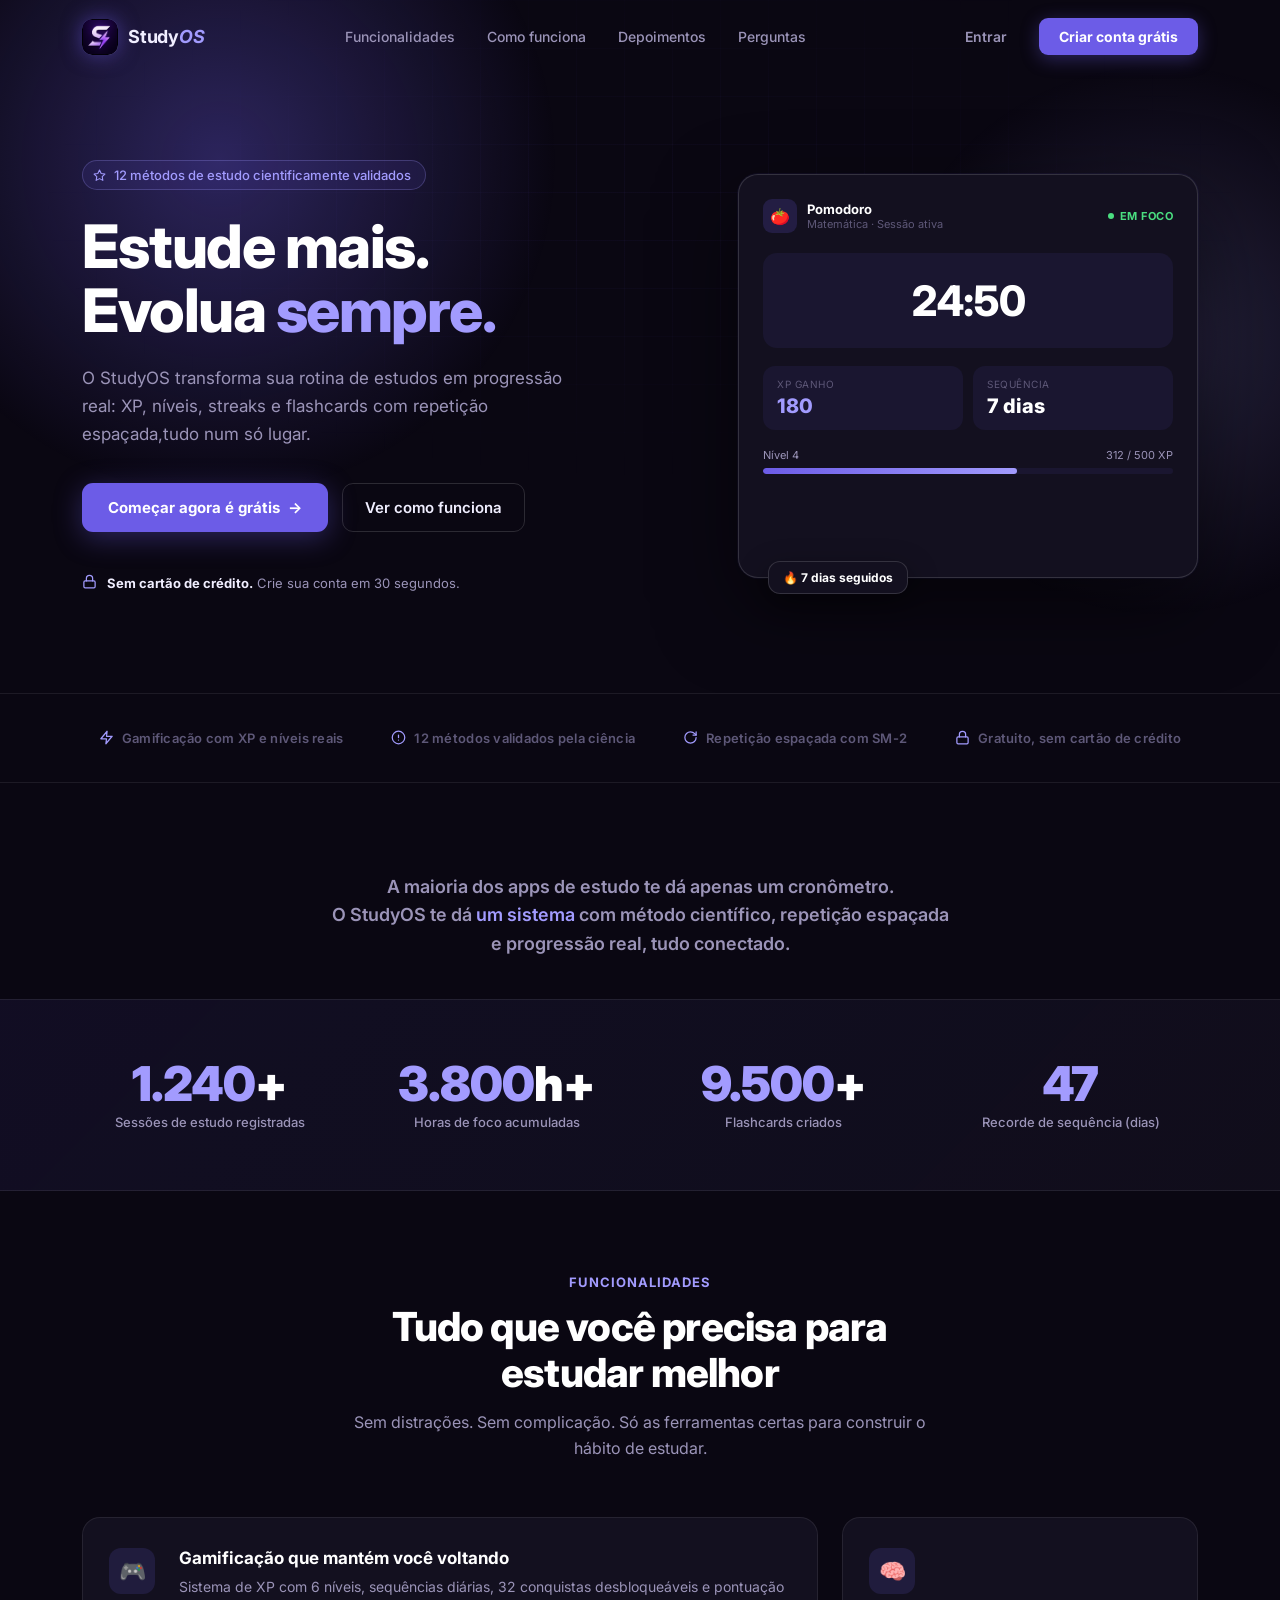
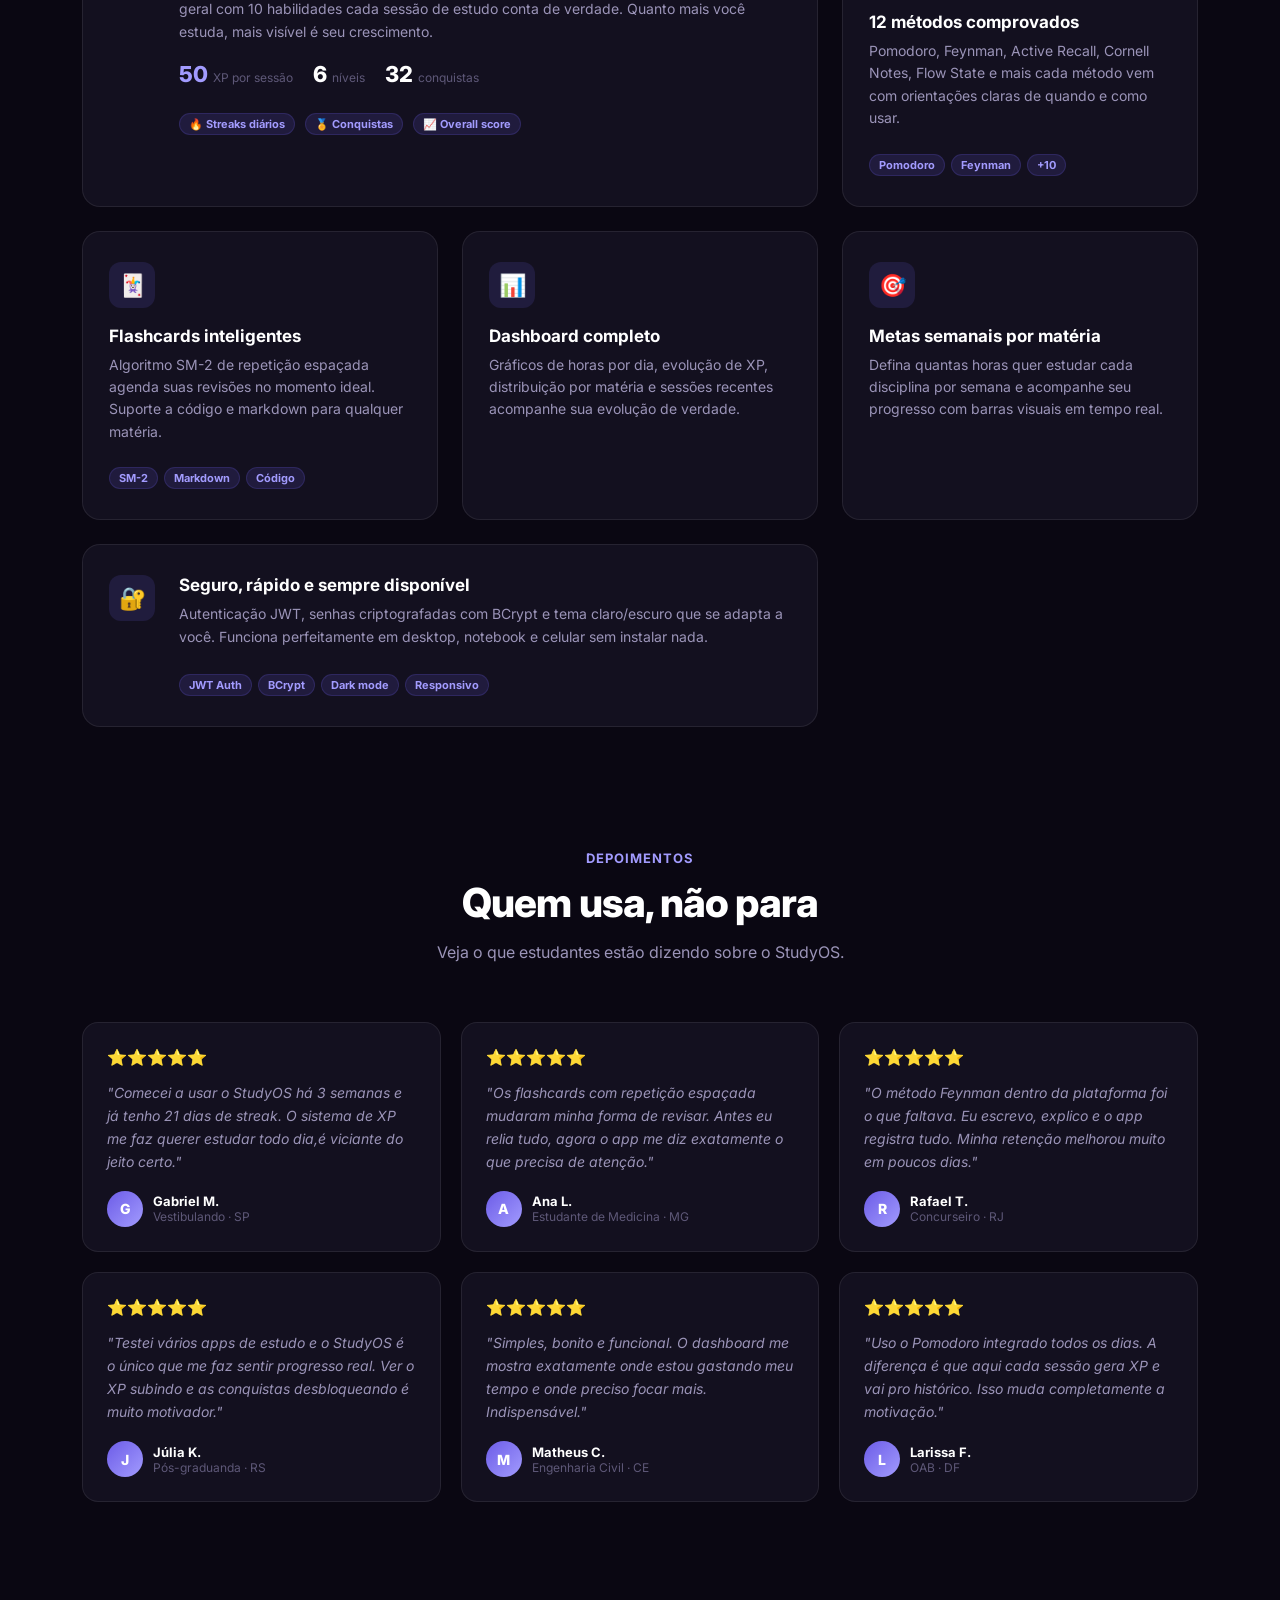
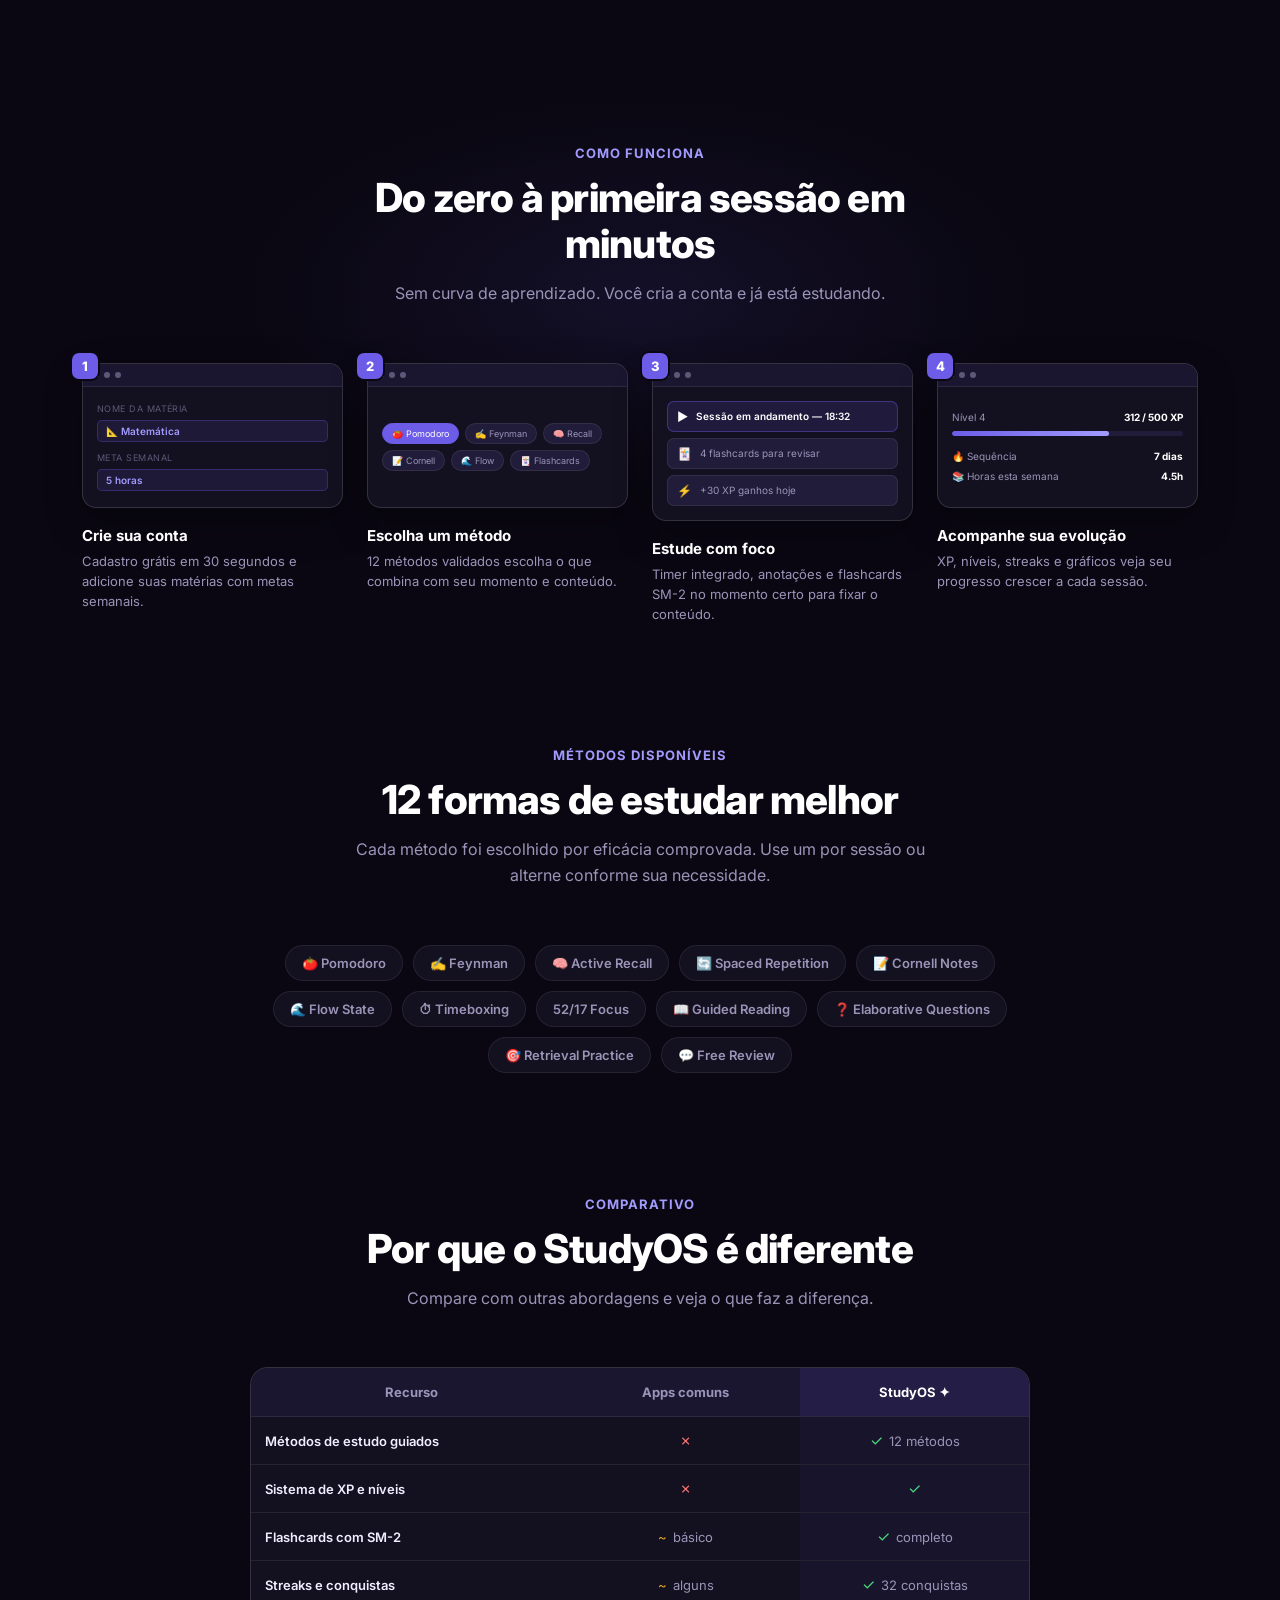
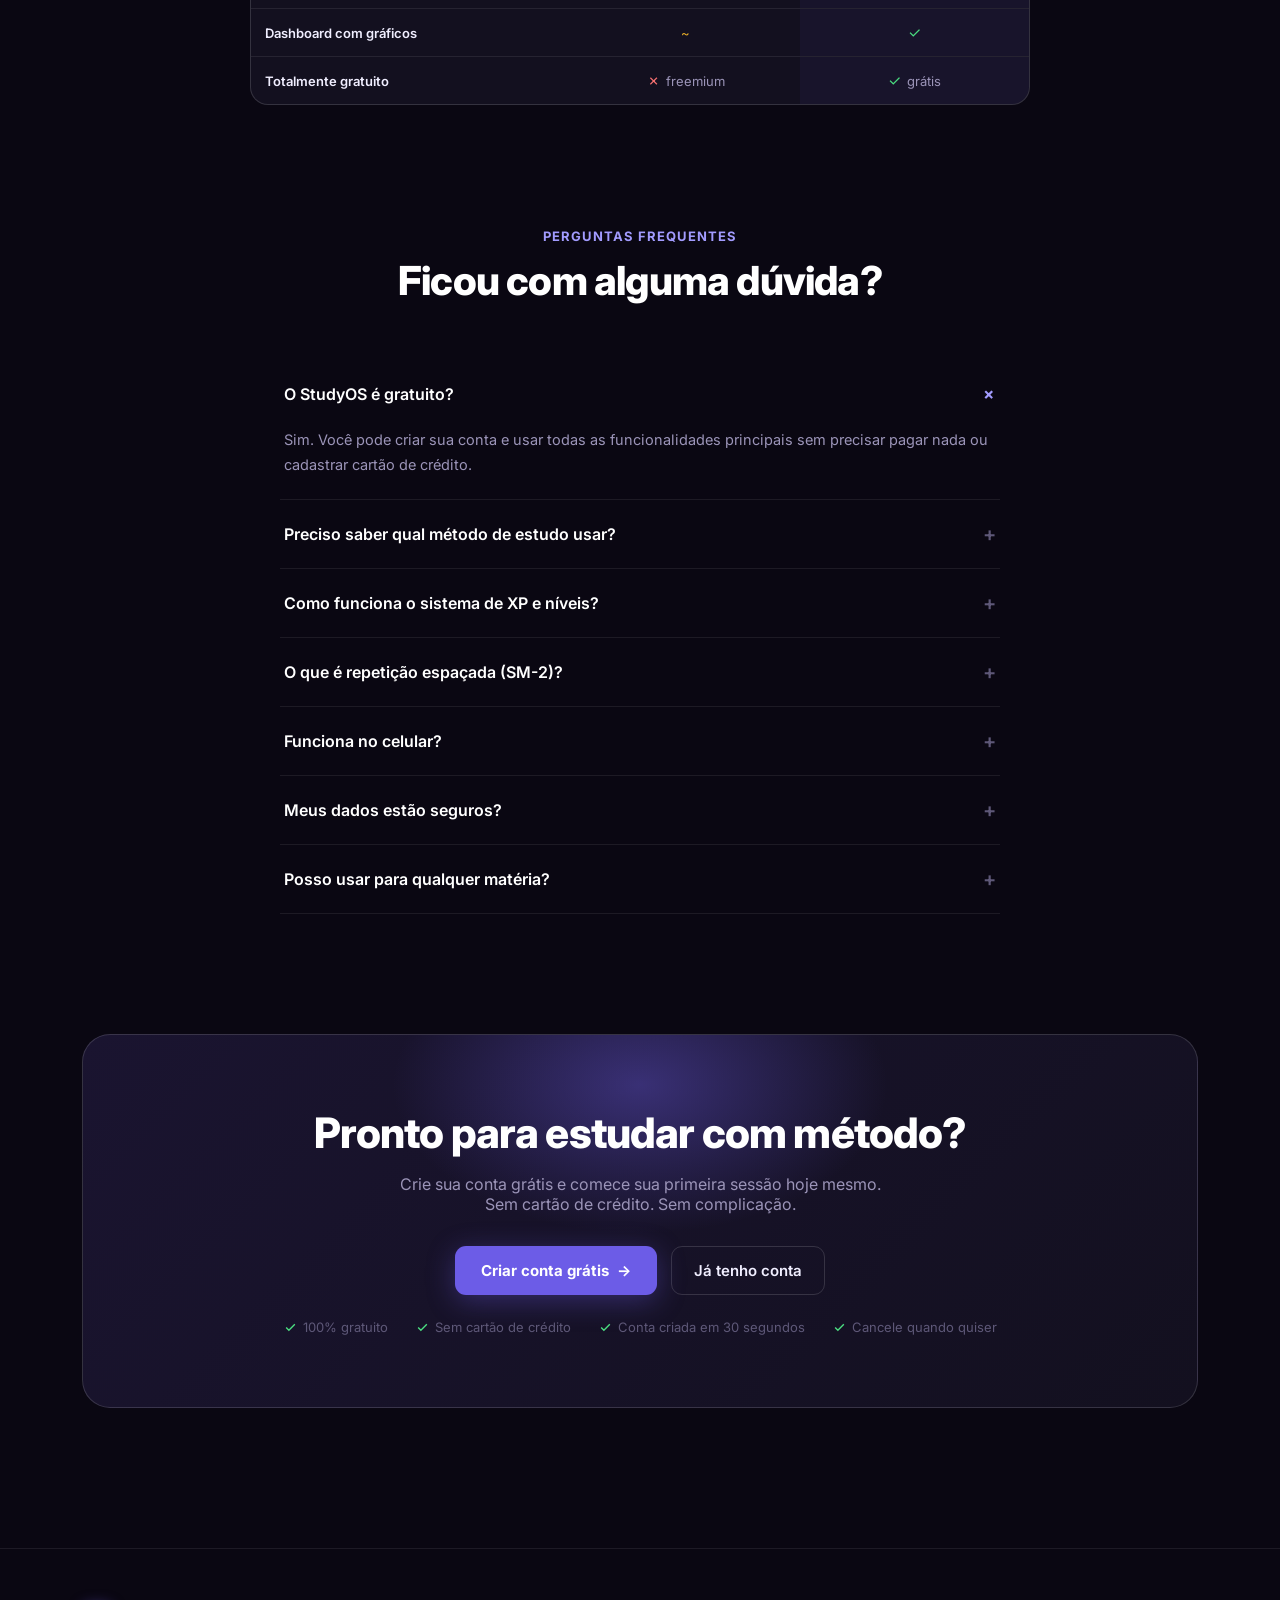
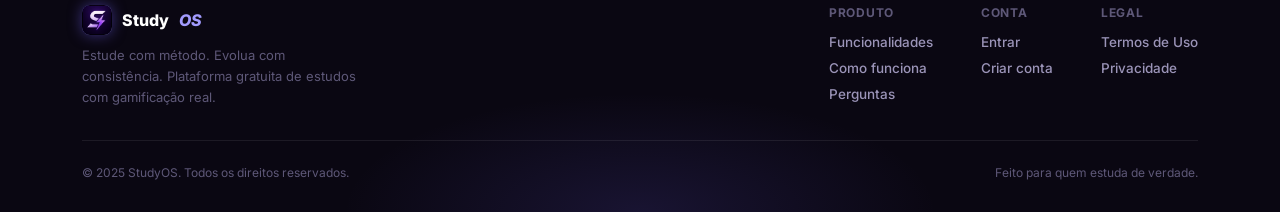
<file: studyos-api/src/main/resources/static/pages/study.html>
<!DOCTYPE html>
<html lang="pt-BR">
<head>
    <meta charset="UTF-8"/>
    <meta name="viewport" content="width=device-width, initial-scale=1.0"/>
    <title>StudyOS — Métodos</title>
    <link rel="icon" type="image/png" href="../assets/logo.png"/>
    <link rel="shortcut icon" href="../assets/logo.png"/>
    <script>
        const Theme = (() => {
          const KEY = 'studyos-theme', ROOT = document.documentElement;
          function sys() { return window.matchMedia('(prefers-color-scheme: dark)').matches ? 'dark' : 'light'; }
          function getSaved() { return localStorage.getItem(KEY) || sys(); }
          function apply(t) { ROOT.setAttribute('data-theme', t); document.querySelectorAll('[data-theme-label]').forEach(el => { el.textContent = t === 'dark' ? '☀️ Modo claro' : '🌙 Modo escuro'; }); }
          function toggle() { const next = (ROOT.getAttribute('data-theme') || getSaved()) === 'dark' ? 'light' : 'dark'; localStorage.setItem(KEY, next); apply(next); }
          function init() { apply(getSaved()); window.matchMedia('(prefers-color-scheme: dark)').addEventListener('change', e => { if (!localStorage.getItem(KEY)) apply(e.matches ? 'dark' : 'light'); }); }
          return { init, toggle, getSaved };
        })();
        Theme.init();
    </script>
    <link rel="stylesheet" href="../css/style.css"/>
    <link rel="stylesheet" href="../css/components.css"/>
    <link rel="stylesheet" href="../css/study.css"/>
</head>
<body>

<button class="menu-toggle" id="menu-toggle" aria-label="Abrir menu">☰</button>
<div class="sidebar-overlay" id="sidebar-overlay"></div>
<button class="sidebar-expand-btn" id="sidebar-expand-btn" aria-label="Expandir menu" title="Expandir menu">▶</button>

<div class="app">
    <aside class="sidebar" id="sidebar">
        <div class="sidebar-header">
            <div class="logo">
                <img class="logo-img" src="../assets/logo.png" alt="StudyOS">
                <span class="logo-text">StudyOS</span>
            </div>
            <button class="sidebar-collapse-btn" id="sidebar-collapse-btn" aria-label="Recolher menu" title="Recolher menu">◀</button>
            <button class="sidebar-close-btn" id="sidebar-close-btn" aria-label="Fechar menu">✕</button>
        </div>
        <nav>
            <a href="dashboard.html" data-tooltip="Dashboard"><span class="nav-icon">⚡</span><span class="nav-label">Dashboard</span></a>
            <a href="subjects.html" data-tooltip="Matérias"><span class="nav-icon">📖</span><span class="nav-label">Matérias</span></a>
            <a href="study.html" class="active" data-tooltip="Métodos"><span class="nav-icon">🧠</span><span class="nav-label">Métodos</span></a>
            <a href="flashcards.html" data-tooltip="Flashcards"><span class="nav-icon">🃏</span><span class="nav-label">Flashcards</span></a>
            <a href="profile.html" data-tooltip="Perfil"><span class="nav-icon">👤</span><span class="nav-label">Perfil</span></a>
        </nav>
        <div class="sidebar-footer">
            <div class="user-info" id="user-info"></div>
            <button class="theme-toggle" onclick="Theme.toggle()" aria-label="Alternar tema">
                <span class="theme-toggle-track"><span class="theme-toggle-thumb"></span></span>
                <span class="nav-label" data-theme-label>🌙 Modo escuro</span>
            </button>
            <button onclick="logout()" class="logout-btn">
                <span class="nav-icon">↩</span><span class="nav-label">Sair</span>
            </button>
        </div>
    </aside>

    <main class="main">
        <section class="page-header">
            <div>
                <h1 class="page-title">Como quer estudar hoje?</h1>
                <p class="page-subtitle">Cada método é uma experiência diferente. Escolha o certo pro seu momento.</p>
            </div>
            <button class="btn btn-secondary" onclick="window.location.href='subjects.html'">Gerenciar matérias</button>
        </section>
        <section class="study-setup card">
            <div class="setup-info">
                <h2>Preparar sessão</h2>
                <p>Escolha a matéria e selecione um método abaixo.</p>
            </div>
            <label class="setup-select-label">
                <span>Matéria</span>
                <select class="input" id="subject-select"><option value="">Carregando matérias...</option></select>
            </label>
        </section>
        <div class="methods-filter" id="methods-filter">
            <button class="filter-btn active" data-category="all">Todos</button>
            <button class="filter-btn" data-category="timer">⏱ Timer</button>
            <button class="filter-btn" data-category="escrita">✍️ Escrita</button>
            <button class="filter-btn" data-category="memoria">🧠 Memória</button>
            <button class="filter-btn" data-category="revisao">🔄 Revisão</button>
        </div>
        <section class="methods-grid" id="methods-grid">
            <div class="empty-state">Carregando métodos...</div>
        </section>
        <section class="selected-method-panel card" id="selected-panel">
            <div class="selected-panel-left">
                <div class="selected-panel-icon" id="selected-panel-icon">?</div>
                <div>
                    <p class="selected-label">Método selecionado</p>
                    <h2 id="selected-method-name">Nenhum método selecionado</h2>
                    <p id="selected-method-tip">Escolha um card acima para começar.</p>
                </div>
            </div>
            <button class="btn btn-primary" id="start-method-btn" disabled>Iniciar sessão</button>
        </section>
    </main>
</div>

<script src="../js/toast.js"></script>
<script src="../js/api.js"></script>
<script src="../js/utils.js"></script>
<script src="../js/study.js"></script>
<script>
    (function () {
        const sidebar = document.getElementById('sidebar'), overlay = document.getElementById('sidebar-overlay'),
              menuToggle = document.getElementById('menu-toggle'), closeBtn = document.getElementById('sidebar-close-btn'),
              collapseBtn = document.getElementById('sidebar-collapse-btn'),
              expandBtn = document.getElementById('sidebar-expand-btn'),
              KEY = 'studyos-sidebar-collapsed';
        function isCollapsed() { return localStorage.getItem(KEY) === 'true'; }
        function applyCollapsed(c) { document.body.classList.toggle('sidebar-collapsed', c); collapseBtn.textContent = c ? '▶' : '◀'; collapseBtn.title = c ? 'Expandir menu' : 'Recolher menu'; localStorage.setItem(KEY, c); }
        collapseBtn.addEventListener('click', () => applyCollapsed(!isCollapsed()));
        expandBtn.addEventListener('click', () => applyCollapsed(false));
        applyCollapsed(isCollapsed());
        function openSidebar() { sidebar.classList.add('open'); overlay.classList.add('open'); document.body.style.overflow = 'hidden'; }
        function closeSidebar() { sidebar.classList.remove('open'); overlay.classList.remove('open'); document.body.style.overflow = ''; }
        menuToggle.addEventListener('click', openSidebar);
        closeBtn.addEventListener('click', closeSidebar);
        overlay.addEventListener('click', closeSidebar);
        sidebar.querySelectorAll('nav a').forEach(a => a.addEventListener('click', () => { if (window.innerWidth <= 860) closeSidebar(); }));
    })();
</script>
</body>
</html>
</file>
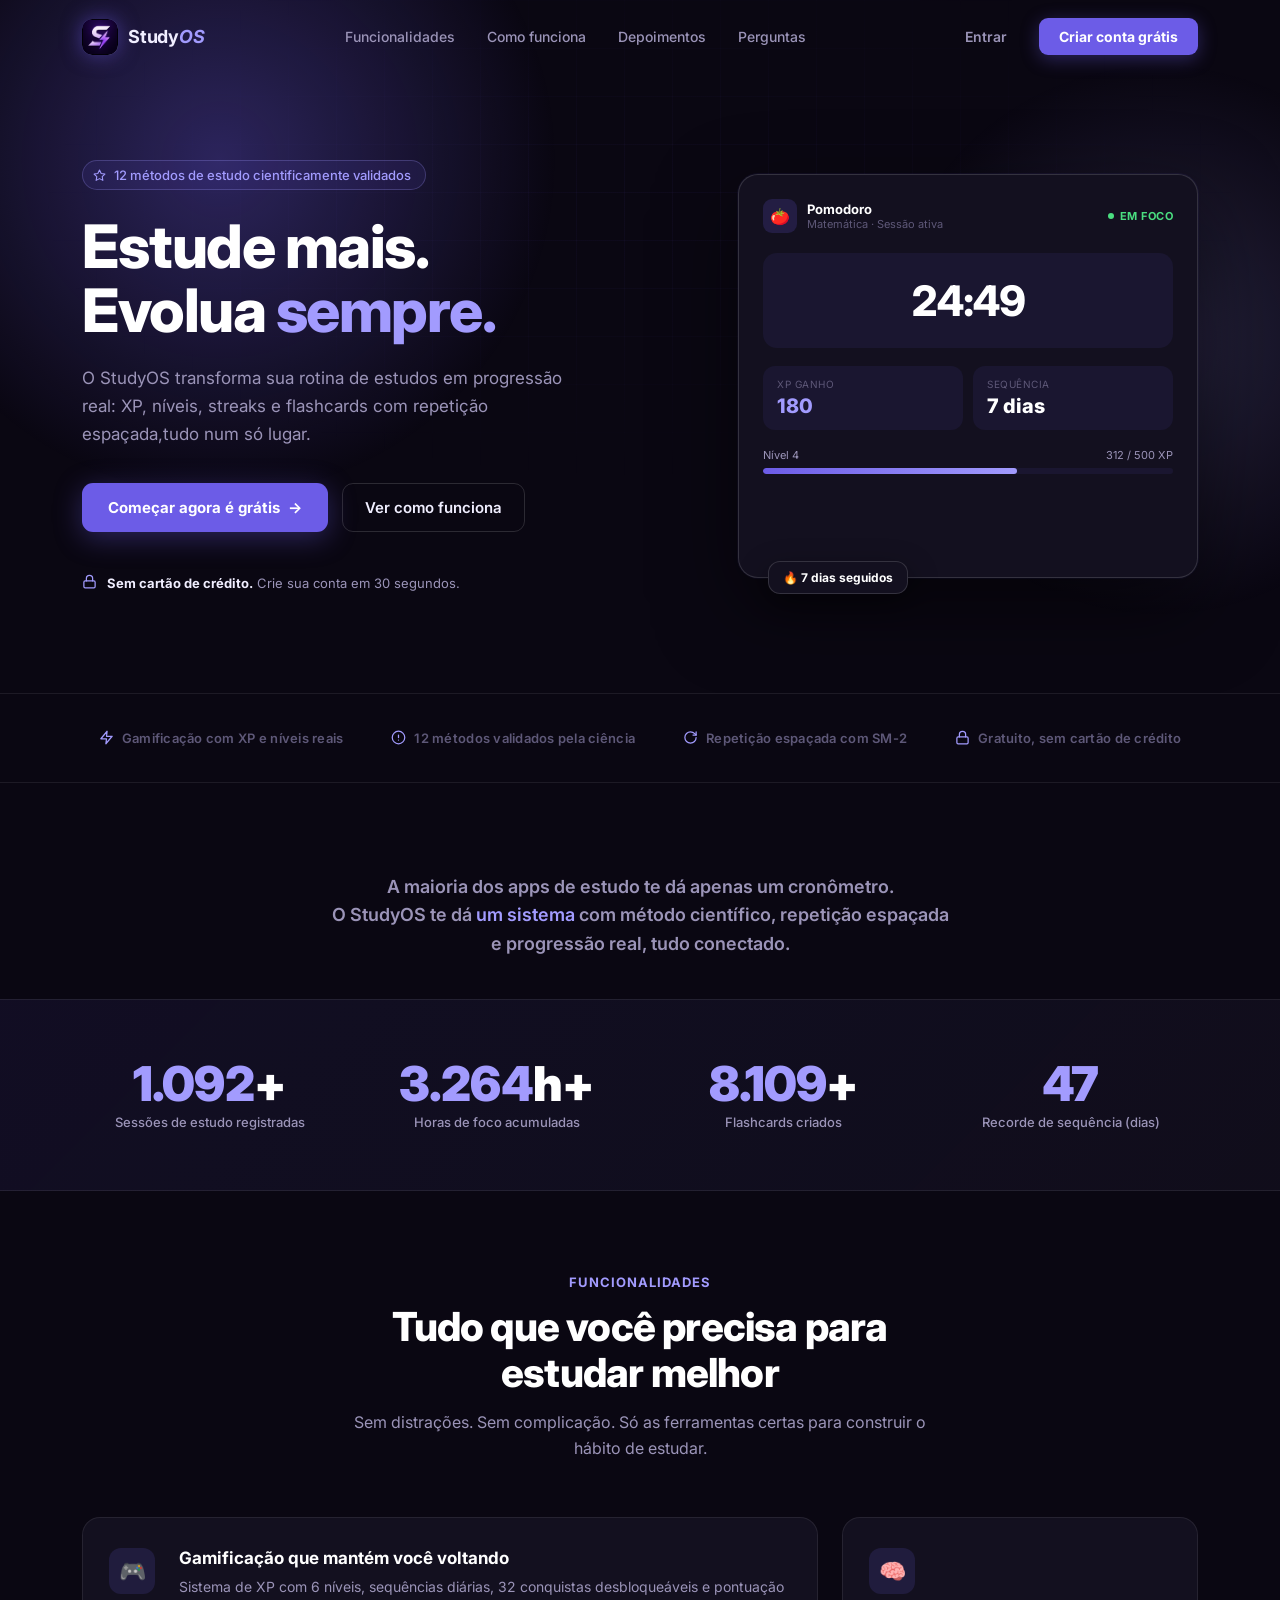
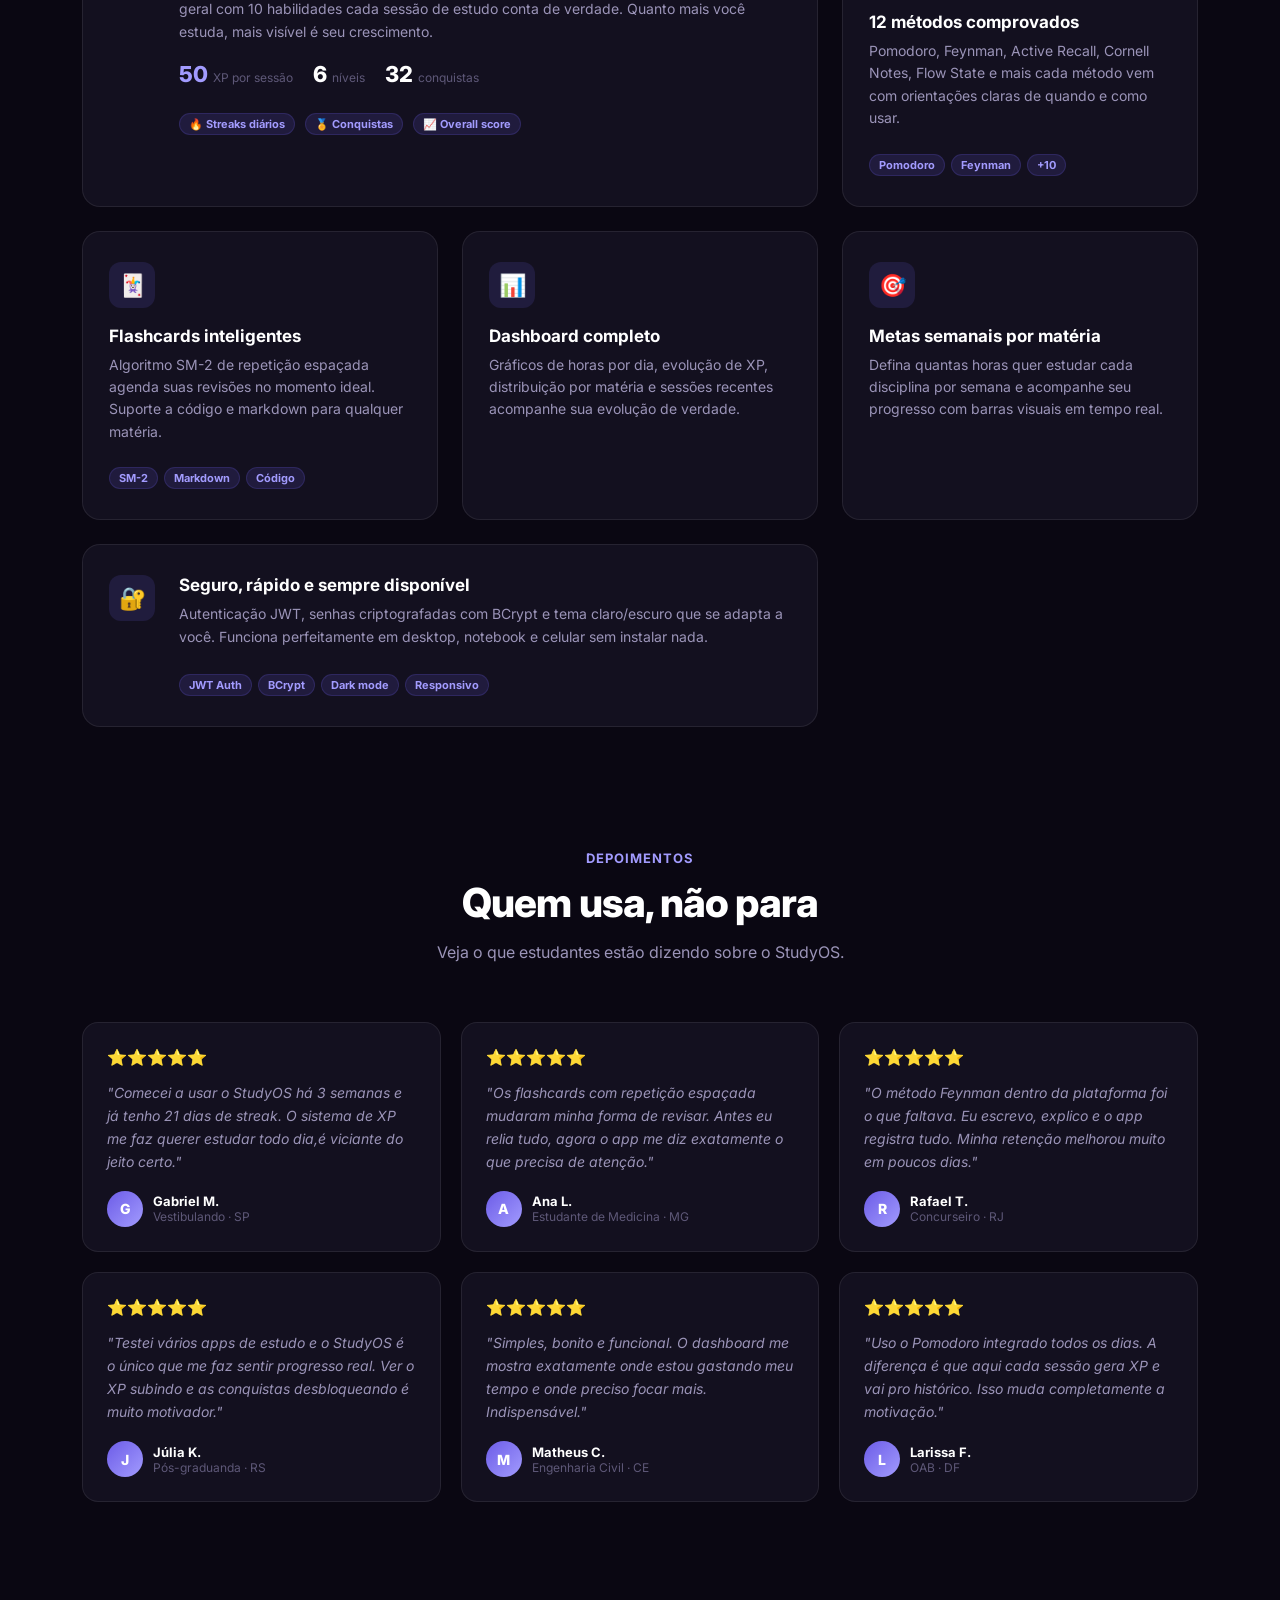
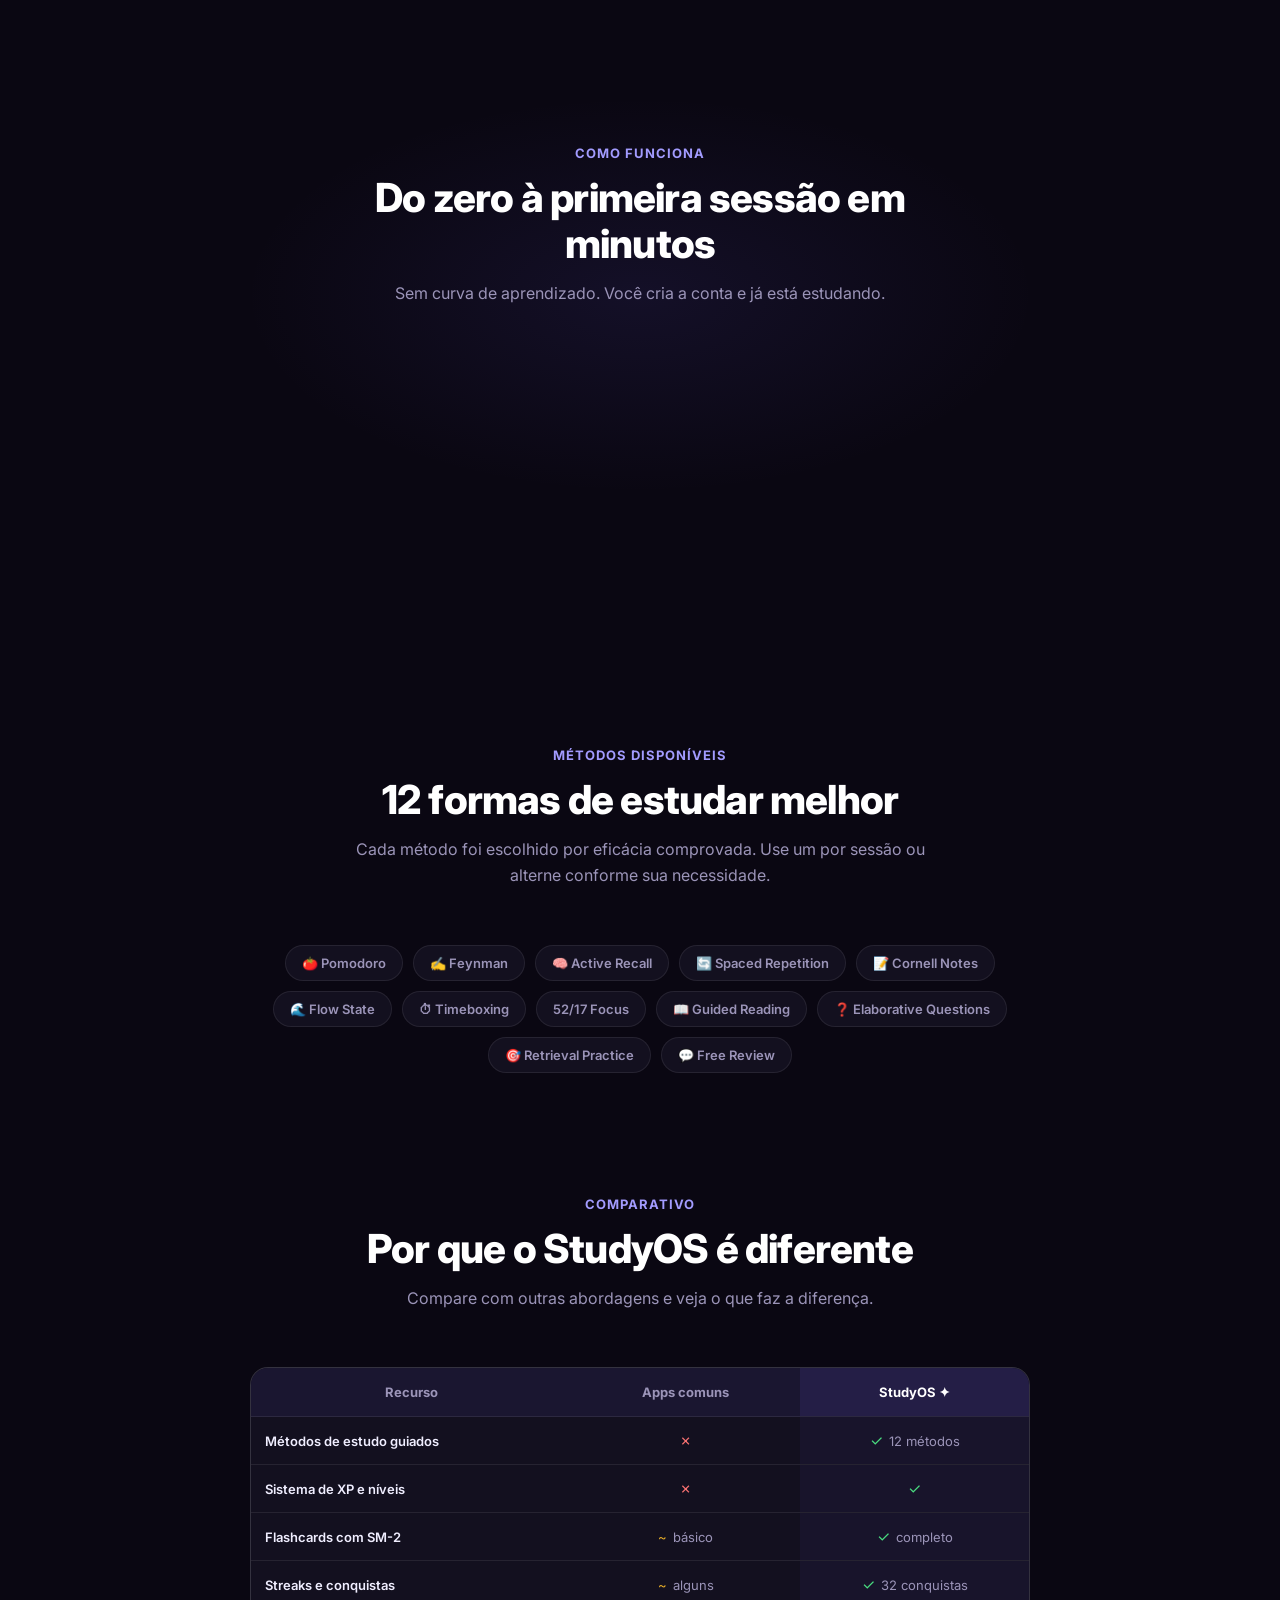
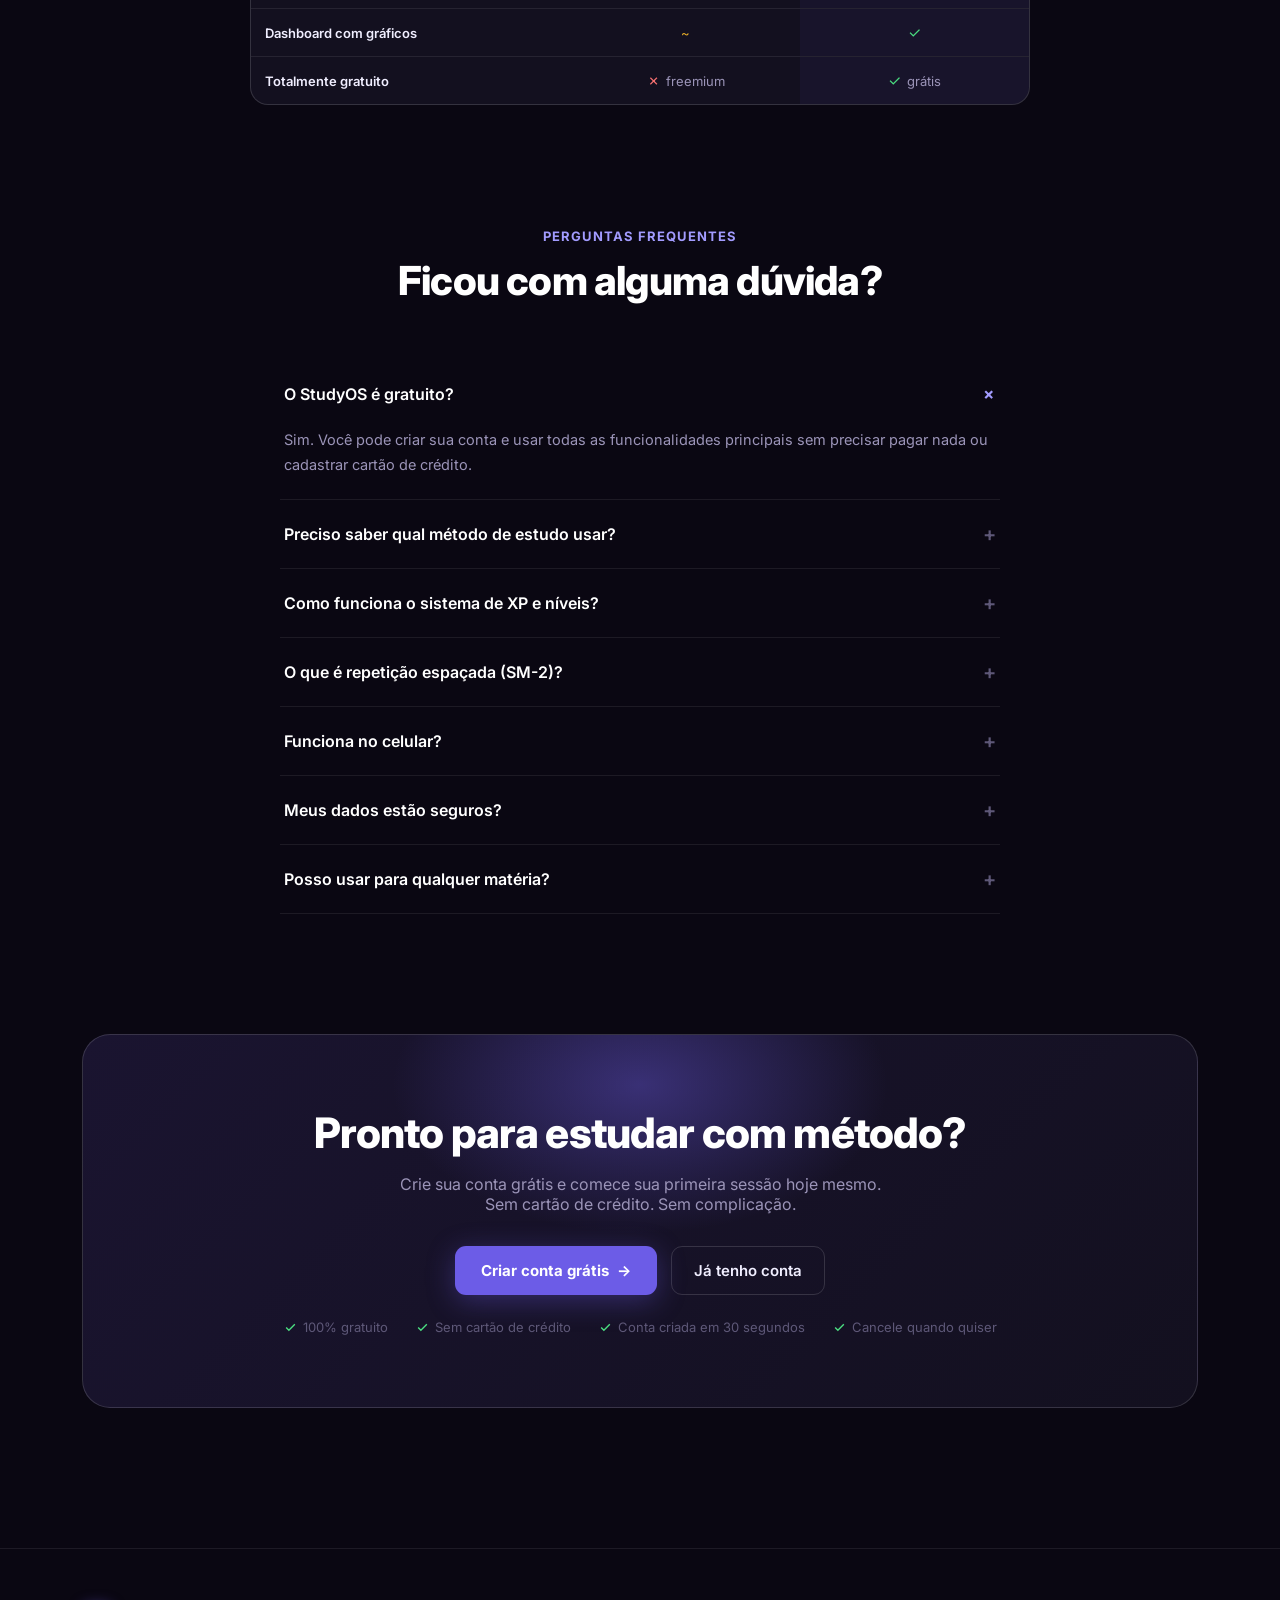
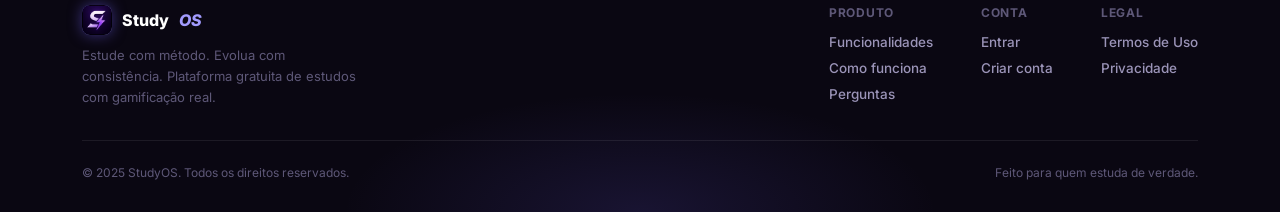
<file: studyos-api/src/main/resources/static/pages/subjects.html>
<!DOCTYPE html>
<html lang="pt-BR">
<head>
    <meta charset="UTF-8"/>
    <meta name="viewport" content="width=device-width, initial-scale=1.0"/>
    <title>StudyOS — Matérias</title>
    <link rel="icon" type="image/png" href="../assets/logo.png"/>
    <link rel="shortcut icon" href="../assets/logo.png"/>
    <script src="../js/toast.js"></script>
    <script>
        const Theme = (() => {
          const KEY = 'studyos-theme', ROOT = document.documentElement;
          function sys() { return window.matchMedia('(prefers-color-scheme: dark)').matches ? 'dark' : 'light'; }
          function getSaved() { return localStorage.getItem(KEY) || sys(); }
          function apply(t) { ROOT.setAttribute('data-theme', t); document.querySelectorAll('[data-theme-label]').forEach(el => { el.textContent = t === 'dark' ? '☀️ Modo claro' : '🌙 Modo escuro'; }); }
          function toggle() { const next = (ROOT.getAttribute('data-theme') || getSaved()) === 'dark' ? 'light' : 'dark'; localStorage.setItem(KEY, next); apply(next); }
          function init() { apply(getSaved()); window.matchMedia('(prefers-color-scheme: dark)').addEventListener('change', e => { if (!localStorage.getItem(KEY)) apply(e.matches ? 'dark' : 'light'); }); }
          return { init, toggle, getSaved };
        })();
        Theme.init();
    </script>
    <link rel="stylesheet" href="../css/style.css"/>
    <link rel="stylesheet" href="../css/components.css"/>
    <link rel="stylesheet" href="../css/subjects.css"/>
</head>
<body>

<button class="menu-toggle" id="menu-toggle" aria-label="Abrir menu">☰</button>
<div class="sidebar-overlay" id="sidebar-overlay"></div>
<button class="sidebar-expand-btn" id="sidebar-expand-btn" aria-label="Expandir menu" title="Expandir menu">▶</button>

<div class="app">
    <aside class="sidebar" id="sidebar">
        <div class="sidebar-header">
            <div class="logo">
                <img class="logo-img" src="../assets/logo.png" alt="StudyOS">
                <span class="logo-text">StudyOS</span>
            </div>
            <button class="sidebar-collapse-btn" id="sidebar-collapse-btn" aria-label="Recolher menu" title="Recolher menu">◀</button>
            <button class="sidebar-close-btn" id="sidebar-close-btn" aria-label="Fechar menu">✕</button>
        </div>
        <nav>
            <a href="dashboard.html" data-tooltip="Dashboard"><span class="nav-icon">⚡</span><span class="nav-label">Dashboard</span></a>
            <a href="subjects.html" class="active" data-tooltip="Matérias"><span class="nav-icon">📖</span><span class="nav-label">Matérias</span></a>
            <a href="study.html" data-tooltip="Métodos"><span class="nav-icon">🧠</span><span class="nav-label">Métodos</span></a>
            <a href="flashcards.html" data-tooltip="Flashcards"><span class="nav-icon">🃏</span><span class="nav-label">Flashcards</span></a>
            <a href="profile.html" data-tooltip="Perfil"><span class="nav-icon">👤</span><span class="nav-label">Perfil</span></a>
        </nav>
        <div class="sidebar-footer">
            <div class="user-info" id="user-info"></div>
            <button class="theme-toggle" onclick="Theme.toggle()" aria-label="Alternar tema">
                <span class="theme-toggle-track"><span class="theme-toggle-thumb"></span></span>
                <span class="nav-label" data-theme-label>🌙 Modo escuro</span>
            </button>
            <button onclick="logout()" class="logout-btn">
                <span class="nav-icon">↩</span><span class="nav-label">Sair</span>
            </button>
        </div>
    </aside>

    <main class="main">
        <section class="page-header">
            <div>
                <h1 class="page-title">Matérias</h1>
                <p class="page-subtitle">Organize suas disciplinas, metas semanais e progresso de estudo.</p>
            </div>
            <button class="btn btn-primary" onclick="openSubjectModal()">Nova matéria</button>
        </section>
        <section class="subjects-toolbar">
            <div class="search-box">
                <input class="input" id="subject-search" type="search" placeholder="Buscar matéria..." autocomplete="off"/>
            </div>
            <div class="subjects-summary card">
                <span id="subjects-total">0</span>
                <small>matérias cadastradas</small>
            </div>
        </section>
        <section id="subjects-grid" class="subjects-grid">
            <div class="empty-state">Carregando matérias...</div>
        </section>
    </main>
</div>

<div class="modal-backdrop" id="subject-modal">
    <section class="modal">
        <header class="modal-header">
            <h2 class="modal-title" id="modal-title">Nova matéria</h2>
            <button class="icon-button" onclick="closeSubjectModal()" aria-label="Fechar modal">✕</button>
        </header>
        <form id="subject-form" class="subject-form">
            <input type="hidden" id="subject-id"/>
            <label>Nome<input class="input" id="subject-name" type="text" placeholder="Ex: Matemática"/></label>
            <label>Descrição<textarea class="textarea" id="subject-description" rows="3" placeholder="Ex: Álgebra, geometria e revisões semanais"></textarea></label>
            <div class="form-row">
                <label>Emoji<input class="input" id="subject-icon" type="text" maxlength="2" placeholder="📚"/></label>
                <label>Cor<input class="input color-input" id="subject-color" type="color" value="#4f46e5"/></label>
            </div>
            <label>Meta semanal de horas<input class="input" id="subject-weekly-goal" type="number" min="1" max="80" value="5"/></label>
            <p id="subject-message" class="form-message"></p>
            <footer class="modal-actions">
                <button type="button" class="btn btn-secondary" onclick="closeSubjectModal()">Cancelar</button>
                <button type="submit" class="btn btn-primary">Salvar matéria</button>
            </footer>
        </form>
    </section>
</div>

<script src="../js/api.js"></script>
<script src="../js/utils.js"></script>
<script src="../js/subjects.js"></script>
<script>
    (function () {
        const sidebar = document.getElementById('sidebar'), overlay = document.getElementById('sidebar-overlay'),
              menuToggle = document.getElementById('menu-toggle'), closeBtn = document.getElementById('sidebar-close-btn'),
              collapseBtn = document.getElementById('sidebar-collapse-btn'),
              expandBtn = document.getElementById('sidebar-expand-btn'),
              KEY = 'studyos-sidebar-collapsed';
        function isCollapsed() { return localStorage.getItem(KEY) === 'true'; }
        function applyCollapsed(c) { document.body.classList.toggle('sidebar-collapsed', c); collapseBtn.textContent = c ? '▶' : '◀'; collapseBtn.title = c ? 'Expandir menu' : 'Recolher menu'; localStorage.setItem(KEY, c); }
        collapseBtn.addEventListener('click', () => applyCollapsed(!isCollapsed()));
        expandBtn.addEventListener('click', () => applyCollapsed(false));
        applyCollapsed(isCollapsed());
        function openSidebar() { sidebar.classList.add('open'); overlay.classList.add('open'); document.body.style.overflow = 'hidden'; }
        function closeSidebar() { sidebar.classList.remove('open'); overlay.classList.remove('open'); document.body.style.overflow = ''; }
        menuToggle.addEventListener('click', openSidebar);
        closeBtn.addEventListener('click', closeSidebar);
        overlay.addEventListener('click', closeSidebar);
        sidebar.querySelectorAll('nav a').forEach(a => a.addEventListener('click', () => { if (window.innerWidth <= 860) closeSidebar(); }));
    })();
</script>
</body>
</html>
</file>
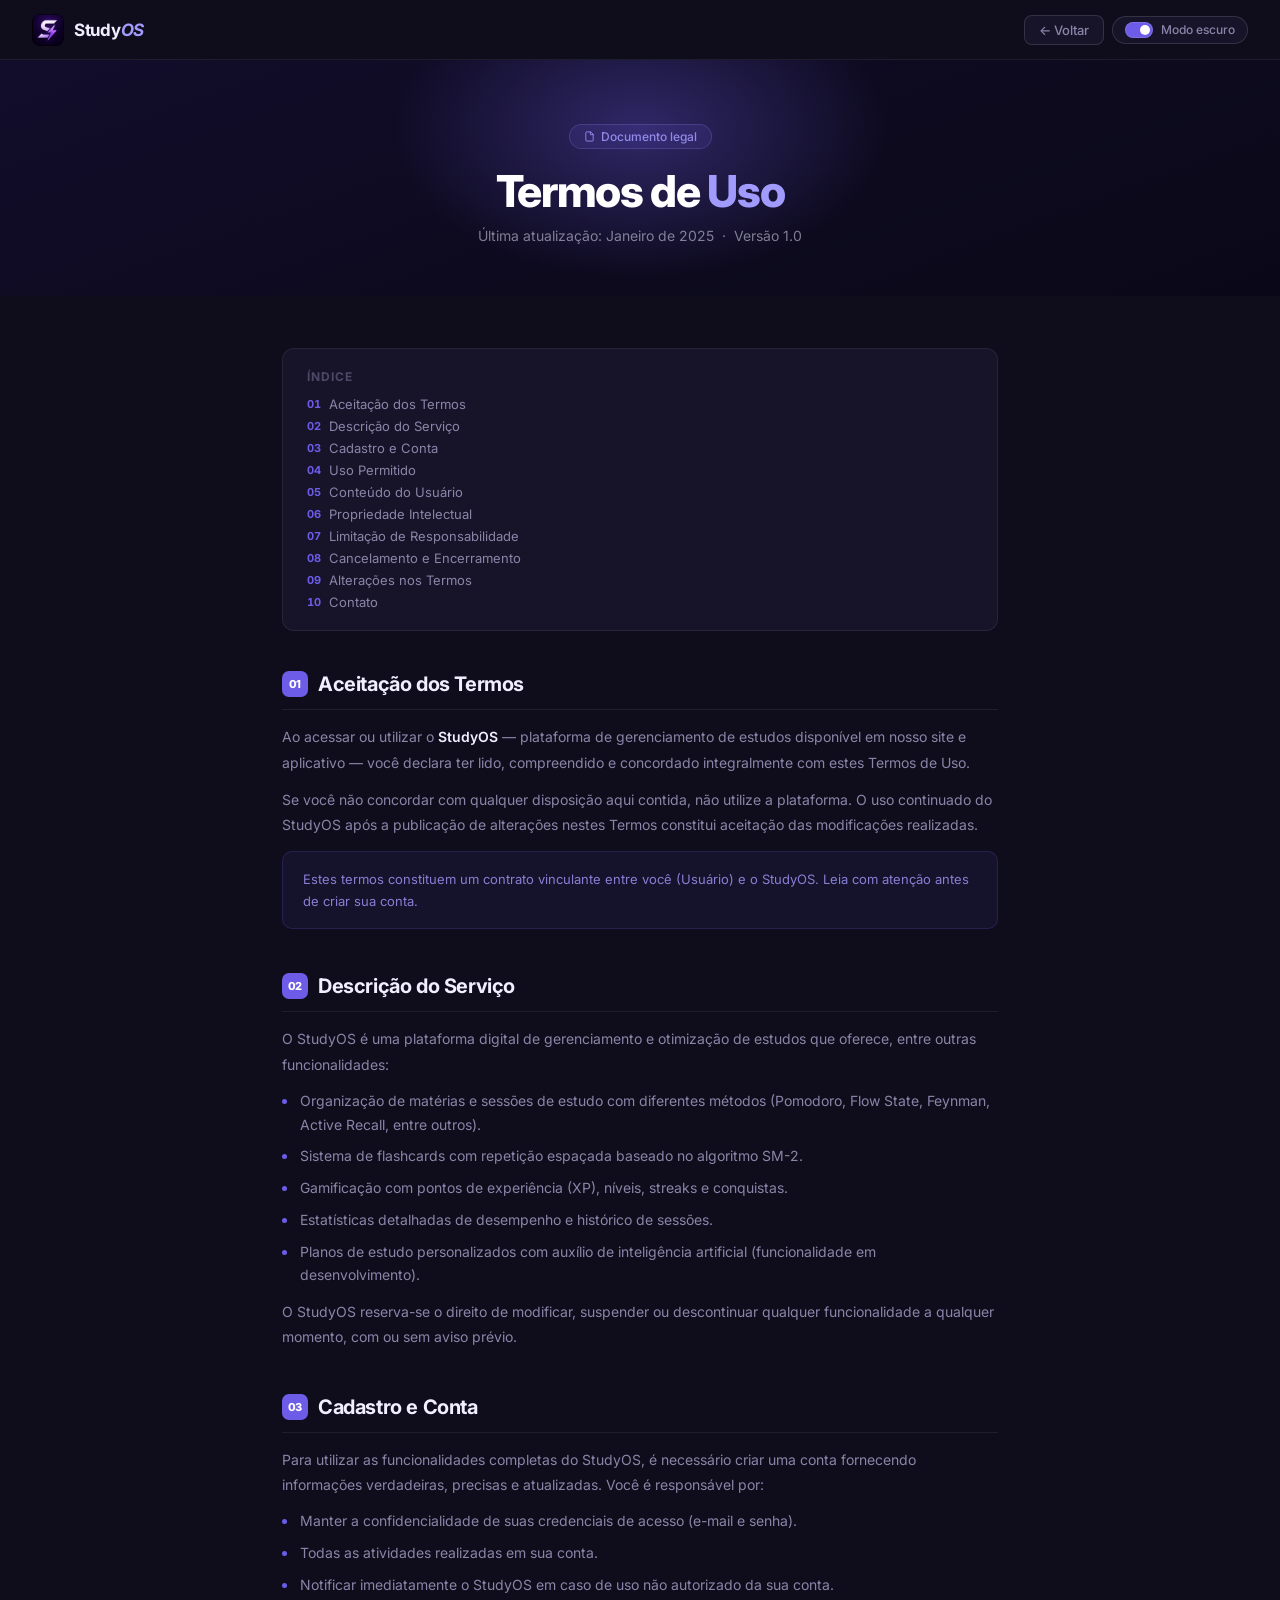
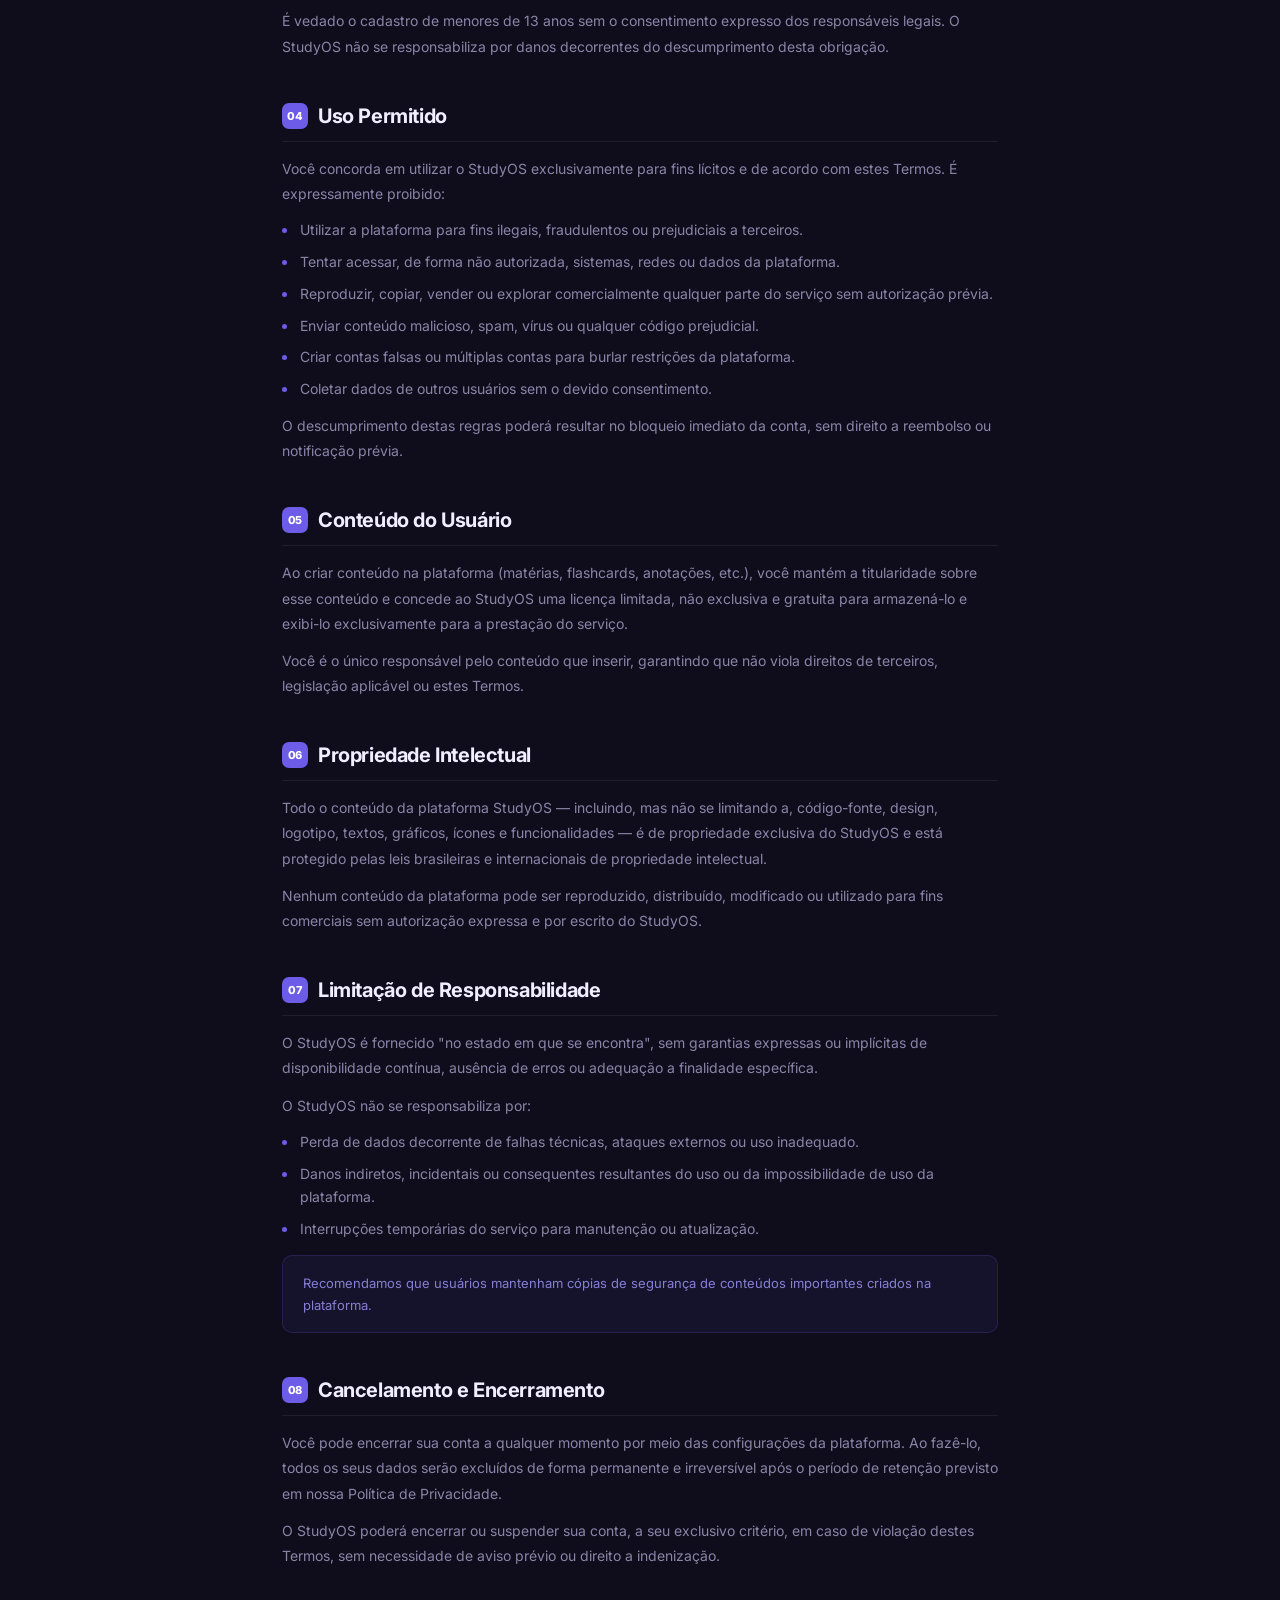
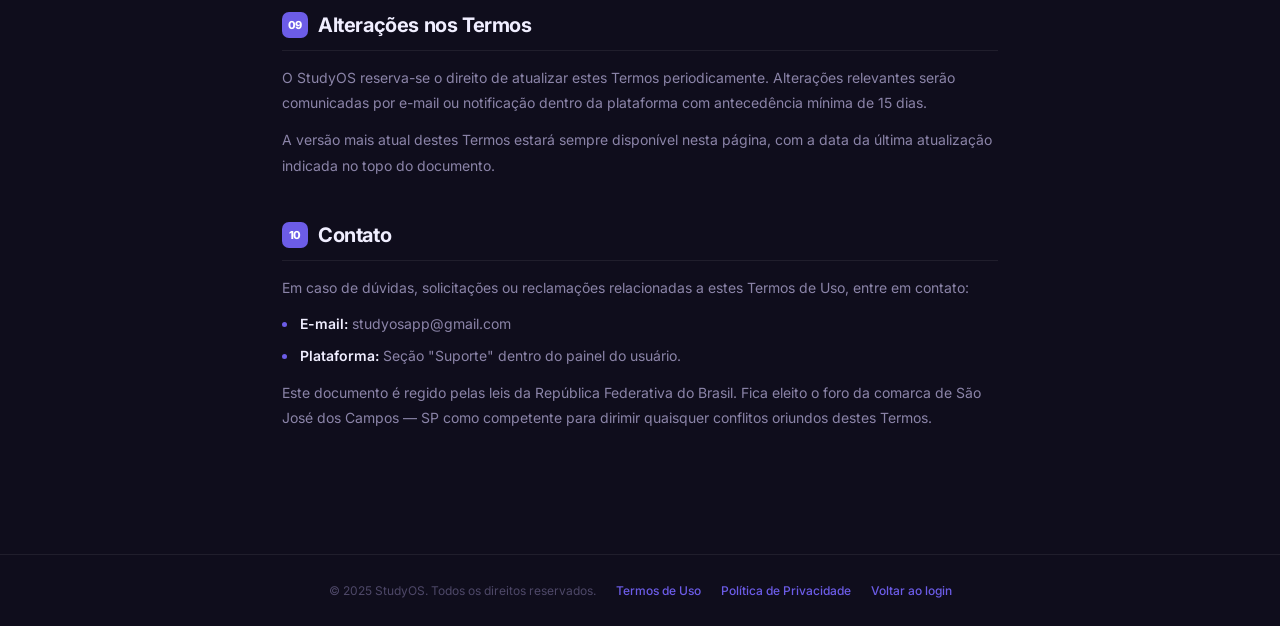
<file: studyos-api/src/main/resources/static/pages/terms.html>
<!DOCTYPE html>
<html lang="pt-BR">
<head>
    <meta charset="UTF-8"/>
    <meta name="viewport" content="width=device-width, initial-scale=1.0"/>
    <title>Termos de Uso — StudyOS</title>
    <link rel="icon" type="image/png" href="../assets/logo.png"/>
    <link rel="preconnect" href="https://fonts.googleapis.com"/>
    <link rel="preconnect" href="https://fonts.gstatic.com" crossorigin/>
    <link href="https://fonts.googleapis.com/css2?family=Inter:wght@300;400;500;600;700;800&display=swap" rel="stylesheet"/>

    <script>
        const Theme=(()=>{
          const KEY='studyos-theme',R=document.documentElement;
          const saved=()=>localStorage.getItem(KEY)||'dark';
          const apply=t=>{
            R.setAttribute('data-theme',t);
            const lbl=document.getElementById('theme-label');
            const tog=document.getElementById('theme-toggle');
            if(lbl)lbl.textContent=t==='dark'?'Modo escuro':'Modo claro';
            if(tog)tog.classList.toggle('on',t==='dark');
          };
          const set=t=>{localStorage.setItem(KEY,t);apply(t);};
          const toggle=()=>set(R.getAttribute('data-theme')==='dark'?'light':'dark');
          const init=()=>apply(saved());
          return{init,toggle};
        })();
        Theme.init();
    </script>

    <style>
        *,*::before,*::after{box-sizing:border-box;margin:0;padding:0}

        :root{
          --font:'Inter',sans-serif;
          --t:.2s ease;
          --p:#6c5ce7;--p-h:#5a4bd1;
          --p-glow:rgba(108,92,231,0.25);
          --bg:#0f0d1c;
          --surface:#17142a;
          --surface2:#1e1a30;
          --border:rgba(255,255,255,0.07);
          --border2:rgba(255,255,255,0.12);
          --text:#f0eeff;
          --text2:#8b84a8;
          --text3:#4e4868;
        }

        [data-theme="light"]{
          --bg:#f5f3ff;
          --surface:#ffffff;
          --surface2:#eeebff;
          --border:rgba(0,0,0,0.07);
          --border2:rgba(0,0,0,0.12);
          --text:#1a1530;
          --text2:#6a6380;
          --text3:#b0a8c8;
        }

        html,body{
          font-family:var(--font);
          background:var(--bg);
          color:var(--text);
          -webkit-font-smoothing:antialiased;
          transition:background var(--t),color var(--t);
          min-height:100vh;
        }

        /* NAV */
        .topbar{
          position:sticky;top:0;z-index:100;
          background:var(--bg);
          border-bottom:1px solid var(--border);
          padding:0 32px;
          display:flex;align-items:center;justify-content:space-between;
          height:60px;
          transition:background var(--t);
        }
        .topbar-left{display:flex;align-items:center;gap:10px;text-decoration:none;}
        .topbar-logo{
          width:32px;height:32px;border-radius:8px;
          background:linear-gradient(135deg,#6c5ce7,#a29bfe);
          display:flex;align-items:center;justify-content:center;
          overflow:hidden;
        }
        .topbar-logo img{width:32px;height:32px;object-fit:cover;display:block;}
        .topbar-name{font-size:17px;font-weight:700;color:var(--text);letter-spacing:-.015em;}
        .topbar-name em{font-style:italic;color:#a29bfe;}

        .topbar-right{display:flex;align-items:center;gap:8px;}
        .theme-toggle-wrap{
          display:flex;align-items:center;gap:8px;
          padding:5px 12px;border-radius:999px;
          border:1px solid var(--border2);
          background:var(--surface);
          cursor:pointer;transition:all var(--t);
        }
        .theme-toggle-wrap:hover{background:var(--surface2);}
        #theme-label{font-size:12px;font-weight:500;color:var(--text2);}
        .toggle-pill{
          width:28px;height:16px;border-radius:999px;
          background:rgba(255,255,255,0.1);
          border:1px solid var(--border2);
          position:relative;transition:background var(--t);
        }
        .toggle-pill.on{background:var(--p);}
        .toggle-knob{
          position:absolute;top:2px;left:2px;
          width:10px;height:10px;border-radius:50%;
          background:#fff;transition:transform var(--t);
        }
        .toggle-pill.on .toggle-knob{transform:translateX(12px);}

        .btn-back{
          display:flex;align-items:center;gap:6px;
          padding:6px 14px;border-radius:8px;
          border:1px solid var(--border2);
          background:var(--surface);
          color:var(--text2);
          font-size:13px;font-weight:500;
          text-decoration:none;cursor:pointer;
          transition:all var(--t);
        }
        .btn-back:hover{background:var(--surface2);color:var(--text);}

        /* HERO */
        .doc-hero{
          background:linear-gradient(160deg,#120d2b 0%,#0d0a1e 60%,#0a0818 100%);
          padding:64px 32px 52px;
          text-align:center;
          position:relative;
          overflow:hidden;
        }
        [data-theme="light"] .doc-hero{
          background:linear-gradient(160deg,#1a1040 0%,#2d1f6e 50%,#1a1040 100%);
        }
        .doc-hero::before{
          content:'';position:absolute;top:-80px;left:50%;transform:translateX(-50%);
          width:500px;height:300px;
          background:radial-gradient(ellipse,rgba(108,92,231,0.35) 0%,transparent 70%);
          pointer-events:none;
        }
        .doc-hero-badge{
          display:inline-flex;align-items:center;gap:6px;
          padding:4px 14px;border-radius:999px;
          border:1px solid rgba(162,155,254,0.2);
          background:rgba(108,92,231,0.12);
          color:rgba(162,155,254,0.85);
          font-size:12px;font-weight:500;
          margin-bottom:18px;
          position:relative;z-index:1;
        }
        .doc-hero h1{
          font-size:clamp(28px,4vw,44px);
          font-weight:800;color:#ffffff;
          letter-spacing:-.03em;line-height:1.1;
          margin-bottom:12px;
          position:relative;z-index:1;
        }
        .doc-hero h1 span{color:#a29bfe;}
        .doc-hero p{
          font-size:14px;color:rgba(240,238,255,0.5);
          position:relative;z-index:1;
        }

        /* CONTENT */
        .doc-wrap{
          max-width:780px;margin:0 auto;
          padding:52px 32px 80px;
        }

        .doc-toc{
          padding:20px 24px;
          border-radius:12px;
          border:1px solid var(--border);
          background:var(--surface);
          margin-bottom:40px;
        }
        .doc-toc h3{
          font-size:12px;font-weight:700;
          text-transform:uppercase;letter-spacing:.09em;
          color:var(--text3);margin-bottom:12px;
        }
        .doc-toc ol{
          list-style:none;
          display:flex;flex-direction:column;gap:6px;
          counter-reset:toc;
        }
        .doc-toc li{counter-increment:toc;display:flex;align-items:center;gap:8px;}
        .doc-toc li::before{
          content:counter(toc,decimal-leading-zero);
          font-size:11px;font-weight:700;color:var(--p);
          font-variant-numeric:tabular-nums;
        }
        .doc-toc a{
          font-size:13px;color:var(--text2);text-decoration:none;
          transition:color var(--t);
        }
        .doc-toc a:hover{color:var(--p);}

        .doc-section{margin-bottom:44px;}
        .doc-section h2{
          font-size:20px;font-weight:700;
          color:var(--text);letter-spacing:-.02em;
          margin-bottom:14px;
          padding-bottom:12px;
          border-bottom:1px solid var(--border);
          display:flex;align-items:center;gap:10px;
        }
        .section-num{
          width:26px;height:26px;border-radius:7px;
          background:var(--p);
          display:flex;align-items:center;justify-content:center;
          font-size:11px;font-weight:800;color:#fff;
          flex-shrink:0;
        }
        .doc-section p{
          font-size:14px;line-height:1.8;
          color:var(--text2);margin-bottom:12px;
        }
        .doc-section p:last-child{margin-bottom:0;}
        .doc-section ul{
          list-style:none;
          display:flex;flex-direction:column;gap:8px;
          margin:12px 0;
        }
        .doc-section ul li{
          font-size:14px;line-height:1.7;
          color:var(--text2);
          padding-left:18px;
          position:relative;
        }
        .doc-section ul li::before{
          content:'';position:absolute;left:0;top:10px;
          width:5px;height:5px;border-radius:50%;
          background:var(--p);
        }
        .doc-section strong{color:var(--text);font-weight:600;}

        .highlight-box{
          padding:16px 20px;border-radius:10px;
          border:1px solid rgba(108,92,231,0.2);
          background:rgba(108,92,231,0.07);
          font-size:13px;line-height:1.7;
          color:rgba(162,155,254,0.8);
          margin:14px 0;
        }

        /* FOOTER */
        .doc-footer{
          border-top:1px solid var(--border);
          padding:28px 32px;
          text-align:center;
          font-size:12px;color:var(--text3);
          display:flex;align-items:center;justify-content:center;gap:20px;
          flex-wrap:wrap;
        }
        .doc-footer a{color:var(--p);text-decoration:none;font-weight:500;}
        .doc-footer a:hover{text-decoration:underline;}

        @media(max-width:600px){
          .topbar{padding:0 16px;}
          .doc-hero{padding:44px 20px 36px;}
          .doc-wrap{padding:36px 20px 60px;}
          .doc-footer{padding:20px 16px;gap:12px;}
        }
    </style>
</head>
<body>

<nav class="topbar">
    <a class="topbar-left" href="login.html">
        <div class="topbar-logo">
            <img src="../assets/logo.png" alt="StudyOS" onerror="this.style.display='none';this.parentNode.innerHTML='<span style=\'font-size:14px;font-weight:800;color:#fff;font-style:italic\'>S</span>'"/>
        </div>
        <span class="topbar-name">Study<em>OS</em></span>
    </a>
    <div class="topbar-right">
        <a class="btn-back" href="login.html">← Voltar</a>
        <div class="theme-toggle-wrap" onclick="Theme.toggle()">
            <div class="toggle-pill on" id="theme-toggle"><div class="toggle-knob"></div></div>
            <span id="theme-label">Modo escuro</span>
        </div>
    </div>
</nav>

<div class="doc-hero">
    <div class="doc-hero-badge">
        <svg width="11" height="11" viewBox="0 0 24 24" fill="none" stroke="currentColor" stroke-width="2" stroke-linecap="round" stroke-linejoin="round"><path d="M14 2H6a2 2 0 0 0-2 2v16a2 2 0 0 0 2 2h12a2 2 0 0 0 2-2V8z"/><polyline points="14 2 14 8 20 8"/></svg>
        Documento legal
    </div>
    <h1>Termos de <span>Uso</span></h1>
    <p>Última atualização: Janeiro de 2025 &nbsp;·&nbsp; Versão 1.0</p>
</div>

<div class="doc-wrap">

    <div class="doc-toc">
        <h3>Índice</h3>
        <ol>
            <li><a href="#s1">Aceitação dos Termos</a></li>
            <li><a href="#s2">Descrição do Serviço</a></li>
            <li><a href="#s3">Cadastro e Conta</a></li>
            <li><a href="#s4">Uso Permitido</a></li>
            <li><a href="#s5">Conteúdo do Usuário</a></li>
            <li><a href="#s6">Propriedade Intelectual</a></li>
            <li><a href="#s7">Limitação de Responsabilidade</a></li>
            <li><a href="#s8">Cancelamento e Encerramento</a></li>
            <li><a href="#s9">Alterações nos Termos</a></li>
            <li><a href="#s10">Contato</a></li>
        </ol>
    </div>

    <div class="doc-section" id="s1">
        <h2><span class="section-num">01</span> Aceitação dos Termos</h2>
        <p>Ao acessar ou utilizar o <strong>StudyOS</strong> — plataforma de gerenciamento de estudos disponível em nosso site e aplicativo — você declara ter lido, compreendido e concordado integralmente com estes Termos de Uso.</p>
        <p>Se você não concordar com qualquer disposição aqui contida, não utilize a plataforma. O uso continuado do StudyOS após a publicação de alterações nestes Termos constitui aceitação das modificações realizadas.</p>
        <div class="highlight-box">
            Estes termos constituem um contrato vinculante entre você (Usuário) e o StudyOS. Leia com atenção antes de criar sua conta.
        </div>
    </div>

    <div class="doc-section" id="s2">
        <h2><span class="section-num">02</span> Descrição do Serviço</h2>
        <p>O StudyOS é uma plataforma digital de gerenciamento e otimização de estudos que oferece, entre outras funcionalidades:</p>
        <ul>
            <li>Organização de matérias e sessões de estudo com diferentes métodos (Pomodoro, Flow State, Feynman, Active Recall, entre outros).</li>
            <li>Sistema de flashcards com repetição espaçada baseado no algoritmo SM-2.</li>
            <li>Gamificação com pontos de experiência (XP), níveis, streaks e conquistas.</li>
            <li>Estatísticas detalhadas de desempenho e histórico de sessões.</li>
            <li>Planos de estudo personalizados com auxílio de inteligência artificial (funcionalidade em desenvolvimento).</li>
        </ul>
        <p>O StudyOS reserva-se o direito de modificar, suspender ou descontinuar qualquer funcionalidade a qualquer momento, com ou sem aviso prévio.</p>
    </div>

    <div class="doc-section" id="s3">
        <h2><span class="section-num">03</span> Cadastro e Conta</h2>
        <p>Para utilizar as funcionalidades completas do StudyOS, é necessário criar uma conta fornecendo informações verdadeiras, precisas e atualizadas. Você é responsável por:</p>
        <ul>
            <li>Manter a confidencialidade de suas credenciais de acesso (e-mail e senha).</li>
            <li>Todas as atividades realizadas em sua conta.</li>
            <li>Notificar imediatamente o StudyOS em caso de uso não autorizado da sua conta.</li>
        </ul>
        <p>É vedado o cadastro de menores de 13 anos sem o consentimento expresso dos responsáveis legais. O StudyOS não se responsabiliza por danos decorrentes do descumprimento desta obrigação.</p>
    </div>

    <div class="doc-section" id="s4">
        <h2><span class="section-num">04</span> Uso Permitido</h2>
        <p>Você concorda em utilizar o StudyOS exclusivamente para fins lícitos e de acordo com estes Termos. É expressamente proibido:</p>
        <ul>
            <li>Utilizar a plataforma para fins ilegais, fraudulentos ou prejudiciais a terceiros.</li>
            <li>Tentar acessar, de forma não autorizada, sistemas, redes ou dados da plataforma.</li>
            <li>Reproduzir, copiar, vender ou explorar comercialmente qualquer parte do serviço sem autorização prévia.</li>
            <li>Enviar conteúdo malicioso, spam, vírus ou qualquer código prejudicial.</li>
            <li>Criar contas falsas ou múltiplas contas para burlar restrições da plataforma.</li>
            <li>Coletar dados de outros usuários sem o devido consentimento.</li>
        </ul>
        <p>O descumprimento destas regras poderá resultar no bloqueio imediato da conta, sem direito a reembolso ou notificação prévia.</p>
    </div>

    <div class="doc-section" id="s5">
        <h2><span class="section-num">05</span> Conteúdo do Usuário</h2>
        <p>Ao criar conteúdo na plataforma (matérias, flashcards, anotações, etc.), você mantém a titularidade sobre esse conteúdo e concede ao StudyOS uma licença limitada, não exclusiva e gratuita para armazená-lo e exibi-lo exclusivamente para a prestação do serviço.</p>
        <p>Você é o único responsável pelo conteúdo que inserir, garantindo que não viola direitos de terceiros, legislação aplicável ou estes Termos.</p>
    </div>

    <div class="doc-section" id="s6">
        <h2><span class="section-num">06</span> Propriedade Intelectual</h2>
        <p>Todo o conteúdo da plataforma StudyOS — incluindo, mas não se limitando a, código-fonte, design, logotipo, textos, gráficos, ícones e funcionalidades — é de propriedade exclusiva do StudyOS e está protegido pelas leis brasileiras e internacionais de propriedade intelectual.</p>
        <p>Nenhum conteúdo da plataforma pode ser reproduzido, distribuído, modificado ou utilizado para fins comerciais sem autorização expressa e por escrito do StudyOS.</p>
    </div>

    <div class="doc-section" id="s7">
        <h2><span class="section-num">07</span> Limitação de Responsabilidade</h2>
        <p>O StudyOS é fornecido "no estado em que se encontra", sem garantias expressas ou implícitas de disponibilidade contínua, ausência de erros ou adequação a finalidade específica.</p>
        <p>O StudyOS não se responsabiliza por:</p>
        <ul>
            <li>Perda de dados decorrente de falhas técnicas, ataques externos ou uso inadequado.</li>
            <li>Danos indiretos, incidentais ou consequentes resultantes do uso ou da impossibilidade de uso da plataforma.</li>
            <li>Interrupções temporárias do serviço para manutenção ou atualização.</li>
        </ul>
        <div class="highlight-box">
            Recomendamos que usuários mantenham cópias de segurança de conteúdos importantes criados na plataforma.
        </div>
    </div>

    <div class="doc-section" id="s8">
        <h2><span class="section-num">08</span> Cancelamento e Encerramento</h2>
        <p>Você pode encerrar sua conta a qualquer momento por meio das configurações da plataforma. Ao fazê-lo, todos os seus dados serão excluídos de forma permanente e irreversível após o período de retenção previsto em nossa Política de Privacidade.</p>
        <p>O StudyOS poderá encerrar ou suspender sua conta, a seu exclusivo critério, em caso de violação destes Termos, sem necessidade de aviso prévio ou direito a indenização.</p>
    </div>

    <div class="doc-section" id="s9">
        <h2><span class="section-num">09</span> Alterações nos Termos</h2>
        <p>O StudyOS reserva-se o direito de atualizar estes Termos periodicamente. Alterações relevantes serão comunicadas por e-mail ou notificação dentro da plataforma com antecedência mínima de 15 dias.</p>
        <p>A versão mais atual destes Termos estará sempre disponível nesta página, com a data da última atualização indicada no topo do documento.</p>
    </div>

    <div class="doc-section" id="s10">
        <h2><span class="section-num">10</span> Contato</h2>
        <p>Em caso de dúvidas, solicitações ou reclamações relacionadas a estes Termos de Uso, entre em contato:</p>
        <ul>
            <li><strong>E-mail:</strong> studyosapp@gmail.com</li>
            <li><strong>Plataforma:</strong> Seção "Suporte" dentro do painel do usuário.</li>
        </ul>
        <p>Este documento é regido pelas leis da República Federativa do Brasil. Fica eleito o foro da comarca de São José dos Campos — SP como competente para dirimir quaisquer conflitos oriundos destes Termos.</p>
    </div>

</div>

<footer class="doc-footer">
    <span>© 2025 StudyOS. Todos os direitos reservados.</span>
    <a href="terms.html">Termos de Uso</a>
    <a href="privacy.html">Política de Privacidade</a>
    <a href="login.html">Voltar ao login</a>
</footer>

</body>
</html>
</file>
<file: studyos-api/src/main/resources/static/css/style.css>
/* ═══════════════════════════════════════════════
   StudyOS — style.css
   Sistema de temas: light (padrão) + dark
═══════════════════════════════════════════════ */

*, *::before, *::after { box-sizing: border-box; }

/* ─── Design Tokens — Light ─────────────────── */
:root {
  --primary:            #4f46e5;
  --primary-dark:       #3730a3;
  --primary-rgb:        79, 70, 229;
  --danger:             #dc2626;
  --danger-rgb:         220, 38, 38;
  --success:            #16a34a;

  --bg:                 #f6f7fb;
  --surface:            #ffffff;
  --surface-raised:     #ffffff;
  --muted:              #f1f5f9;
  --muted-hover:        #e2e8f0;

  --sidebar-bg:         #0a0f1e;
  --sidebar-text:       #ffffff;
  --sidebar-link:       #94a3b8;
  --sidebar-hover-bg:   rgba(255, 255, 255, 0.08);
  --sidebar-active-bg:  rgba(99, 102, 241, 0.18);
  --sidebar-active-text:#a5b4fc;

  --sidebar-width:           260px;
  --sidebar-width-collapsed: 72px;

  --text:               #111827;
  --soft-text:          #64748b;
  --placeholder:        #94a3b8;

  --border:             #e5e7eb;
  --shadow-sm:          0 4px 16px rgba(15, 23, 42, 0.07);
  --shadow-md:          0 14px 35px rgba(15, 23, 42, 0.08);
  --shadow-lg:          0 24px 70px rgba(15, 23, 42, 0.12);
  --shadow-modal:       rgba(15, 23, 42, 0.55);
  --focus-ring:         rgba(79, 70, 229, 0.15);

  --toggle-bg:          #e2e8f0;
  --toggle-thumb:       #ffffff;
  --toggle-active-bg:   var(--primary);

  --transition:         180ms ease;
}

/* ─── Design Tokens — Dark ───────────────────── */
[data-theme="dark"] {
  --primary:            #6366f1;
  --primary-dark:       #4f46e5;
  --primary-rgb:        99, 102, 241;
  --danger:             #f87171;
  --danger-rgb:         248, 113, 113;
  --success:            #4ade80;

  --bg:                 #0f172a;
  --surface:            #1e293b;
  --surface-raised:     #253347;
  --muted:              #1e293b;
  --muted-hover:        #2d3f55;

  --sidebar-bg:         #07090f;
  --sidebar-text:       #f1f5f9;
  --sidebar-link:       #64748b;
  --sidebar-hover-bg:   rgba(255, 255, 255, 0.06);
  --sidebar-active-bg:  rgba(99, 102, 241, 0.2);
  --sidebar-active-text:#a5b4fc;

  --text:               #f1f5f9;
  --soft-text:          #94a3b8;
  --placeholder:        #64748b;

  --border:             #334155;
  --shadow-sm:          0 4px 16px rgba(0, 0, 0, 0.25);
  --shadow-md:          0 14px 35px rgba(0, 0, 0, 0.30);
  --shadow-lg:          0 24px 70px rgba(0, 0, 0, 0.45);
  --shadow-modal:       rgba(0, 0, 0, 0.70);
  --focus-ring:         rgba(99, 102, 241, 0.25);

  --toggle-bg:          #334155;
  --toggle-thumb:       #f1f5f9;
}

/* ─── Base ───────────────────────────────────── */
body {
  margin: 0;
  min-height: 100vh;
  font-family: Inter, Arial, sans-serif;
  background: var(--bg);
  color: var(--text);
  transition: background var(--transition), color var(--transition);
}

a { color: inherit; text-decoration: none; }

/* ─── Auth ───────────────────────────────────── */
.container {
  min-height: 100vh;
  display: grid;
  place-items: center;
  padding: 24px;
  background: var(--bg);
}

.auth-box {
  width: min(420px, 100%);
  background: var(--surface);
  border: 1px solid var(--border);
  border-radius: 18px;
  padding: 32px;
  box-shadow: var(--shadow-lg);
  transition: background var(--transition), border-color var(--transition);
}

.auth-box h1 { margin: 0 0 8px; font-size: 34px; color: var(--text); }
.auth-box p  { color: var(--soft-text); }
.auth-box input, .auth-box button { margin-top: 12px; }

/* ─── App shell ──────────────────────────────── */
.app {
  display: grid;
  grid-template-columns: var(--sidebar-width) 1fr;
  min-height: 100vh;
  transition: grid-template-columns 0.28s cubic-bezier(0.4, 0, 0.2, 1);
}

body.sidebar-collapsed .app {
  grid-template-columns: var(--sidebar-width-collapsed) 1fr;
}

/* ─── Sidebar ────────────────────────────────── */
.sidebar {
  position: sticky;
  top: 0;
  height: 100vh;
  display: flex;
  flex-direction: column;
  gap: 4px;
  padding: 0;
  background: var(--sidebar-bg);
  color: var(--sidebar-text);
  overflow: hidden;
  transition: background var(--transition);
  border-right: 1px solid rgba(255,255,255,0.04);
}

body.sidebar-collapsed .sidebar {
  width: var(--sidebar-width-collapsed);
  min-width: var(--sidebar-width-collapsed);
}

/* ── Topo da sidebar ── */
.sidebar-header {
  display: flex;
  align-items: center;
  justify-content: space-between;
  padding: 20px 16px 16px;
  min-height: 72px;
  border-bottom: 1px solid rgba(255,255,255,0.05);
  flex-shrink: 0;
}

body.sidebar-collapsed .sidebar-header {
  padding: 0;
  justify-content: center;
  min-height: 72px;
}

/* ── Logo ── */
.logo {
  display: flex;
  align-items: center;
  gap: 10px;
  overflow: hidden;
  white-space: nowrap;
  min-width: 0;
}

.logo-img {
  width: 38px;
  height: 38px;
  border-radius: 10px;
  object-fit: contain;
  flex-shrink: 0;
  filter: drop-shadow(0 0 8px rgba(139,92,246,0.5));
}

.logo-text {
  font-size: 17px;
  font-weight: 900;
  color: #f1f5f9;
  white-space: nowrap;
  letter-spacing: -0.3px;
  transition: opacity 0.22s ease, width 0.28s ease;
}

body.sidebar-collapsed .logo-text {
  opacity: 0;
  width: 0;
  overflow: hidden;
  pointer-events: none;
}

/* ── Botão colapsar (desktop) — visível só expandido ── */
.sidebar-collapse-btn {
  display: flex;
  align-items: center;
  justify-content: center;
  width: 26px;
  height: 26px;
  border-radius: 7px;
  border: 1px solid rgba(255,255,255,0.1);
  background: rgba(255,255,255,0.04);
  color: var(--sidebar-link);
  font-size: 10px;
  cursor: pointer;
  flex-shrink: 0;
  transition: background var(--transition), color var(--transition), border-color var(--transition);
}

body.sidebar-collapsed .sidebar-collapse-btn {
  display: none;
}

.sidebar-collapse-btn:hover {
  background: rgba(255,255,255,0.1);
  color: #f1f5f9;
  border-color: rgba(255,255,255,0.2);
}

/* ── Botão flutuante para expandir (visível só colapsado) ── */
.sidebar-expand-btn {
  display: none;
  position: fixed;
  top: 26px;
  left: calc(var(--sidebar-width-collapsed) - 14px);
  z-index: 160;
  width: 28px;
  height: 28px;
  border-radius: 50%;
  border: 1px solid rgba(255,255,255,0.15);
  background: var(--primary);
  color: #ffffff;
  font-size: 11px;
  cursor: pointer;
  align-items: center;
  justify-content: center;
  box-shadow: 0 2px 12px rgba(79,70,229,0.5);
  transition: background var(--transition), box-shadow var(--transition);
}

body.sidebar-collapsed .sidebar-expand-btn {
  display: flex;
}

.sidebar-expand-btn:hover {
  background: var(--primary-dark);
  box-shadow: 0 4px 18px rgba(79,70,229,0.7);
}

/* ── Botão fechar (só mobile) ── */
.sidebar-close-btn {
  display: none;
  align-items: center;
  justify-content: center;
  width: 32px;
  height: 32px;
  border-radius: 8px;
  border: none;
  background: var(--sidebar-hover-bg);
  color: var(--sidebar-text);
  font-size: 16px;
  cursor: pointer;
  flex-shrink: 0;
}

/* ── Nav ── */
.sidebar nav {
  display: grid;
  gap: 2px;
  padding: 12px 10px;
  flex: 1;
}

body.sidebar-collapsed .sidebar nav {
  padding: 12px 0;
}

body.sidebar-collapsed .sidebar nav a {
  justify-content: center;
  padding: 10px 0;
  gap: 0;
}

/* ── Links de navegação ── */
.sidebar nav a {
  display: flex;
  align-items: center;
  gap: 11px;
  padding: 10px 12px;
  border-radius: 10px;
  color: var(--sidebar-link);
  font-weight: 600;
  font-size: 13.5px;
  white-space: nowrap;
  overflow: hidden;
  transition: background var(--transition), color var(--transition);
  position: relative;
}

.sidebar nav a:hover {
  background: var(--sidebar-hover-bg);
  color: #f1f5f9;
}

.sidebar nav a.active {
  background: var(--sidebar-active-bg);
  color: var(--sidebar-active-text);
}

.sidebar nav a.active::before {
  content: '';
  position: absolute;
  left: 0;
  top: 20%;
  height: 60%;
  width: 3px;
  border-radius: 0 3px 3px 0;
  background: var(--primary);
}

.nav-icon {
  font-size: 17px;
  flex-shrink: 0;
  width: 22px;
  text-align: center;
}

.nav-label {
  transition: opacity 0.22s ease;
  white-space: nowrap;
}

body.sidebar-collapsed .nav-label {
  opacity: 0;
  pointer-events: none;
  width: 0;
  overflow: hidden;
}

/* ── Tooltip no modo colapsado ── */
body.sidebar-collapsed .sidebar nav a:hover::after {
  content: attr(data-tooltip);
  position: absolute;
  left: calc(var(--sidebar-width-collapsed) + 8px);
  top: 50%;
  transform: translateY(-50%);
  background: #1e293b;
  color: #f1f5f9;
  padding: 6px 12px;
  border-radius: 8px;
  font-size: 13px;
  font-weight: 600;
  white-space: nowrap;
  z-index: 200;
  pointer-events: none;
  box-shadow: var(--shadow-md);
  border: 1px solid rgba(255,255,255,0.08);
}

/* ── Footer ── */
.sidebar-footer {
  padding: 10px 10px 16px;
  display: flex;
  flex-direction: column;
  gap: 4px;
  border-top: 1px solid rgba(255,255,255,0.05);
  flex-shrink: 0;
}

body.sidebar-collapsed .sidebar-footer {
  padding: 10px 0 16px;
  align-items: center;
}

body.sidebar-collapsed .theme-toggle,
body.sidebar-collapsed .logout-btn {
  padding: 10px 0;
  justify-content: center;
  width: 100%;
  border-radius: 0;
}

/* ── user-info ── */
.user-info {
  display: grid;
  gap: 2px;
  color: var(--sidebar-link);
  font-size: 12px;
  padding: 8px 12px;
  overflow: hidden;
  border-radius: 10px;
  background: rgba(255,255,255,0.03);
  transition: opacity 0.22s ease, height 0.28s ease;
}

body.sidebar-collapsed .user-info {
  opacity: 0;
  height: 0;
  padding: 0;
  overflow: hidden;
}

/* ── Theme toggle ── */
.theme-toggle {
  display: flex;
  align-items: center;
  gap: 10px;
  padding: 9px 12px;
  border-radius: 10px;
  background: transparent;
  border: 1px solid rgba(255,255,255,0.07);
  color: var(--sidebar-link);
  font-size: 13px;
  font-weight: 600;
  cursor: pointer;
  overflow: hidden;
  transition: background var(--transition), color var(--transition), border-color var(--transition);
  user-select: none;
  white-space: nowrap;
  font-family: inherit;
}

.theme-toggle:hover {
  background: var(--sidebar-hover-bg);
  color: #f1f5f9;
}

.theme-toggle-track {
  position: relative;
  width: 32px;
  height: 17px;
  border-radius: 999px;
  background: var(--toggle-bg);
  flex-shrink: 0;
  transition: background var(--transition);
}

.theme-toggle-thumb {
  position: absolute;
  top: 2px; left: 2px;
  width: 13px; height: 13px;
  border-radius: 50%;
  background: var(--toggle-thumb);
  transition: transform var(--transition);
  box-shadow: 0 1px 4px rgba(0,0,0,0.25);
}

[data-theme="dark"] .theme-toggle-thumb { transform: translateX(15px); }
[data-theme="dark"] .theme-toggle-track  { background: var(--primary); }

/* ── Logout ── */
.logout-btn {
  display: flex;
  align-items: center;
  gap: 11px;
  border: 0;
  border-radius: 10px;
  padding: 9px 12px;
  background: rgba(220, 38, 38, 0.12);
  color: #f87171;
  font-weight: 700;
  font-size: 13.5px;
  font-family: inherit;
  cursor: pointer;
  white-space: nowrap;
  overflow: hidden;
  transition: background var(--transition), color var(--transition);
}

.logout-btn:hover {
  background: rgba(220, 38, 38, 0.22);
  color: #fca5a5;
}

/* ─── Main content ───────────────────────────── */
.main {
  flex: 1;
  padding: 36px;
  background: var(--bg);
  transition: background var(--transition);
  min-width: 0;
  width: 100%;
  overflow-x: hidden;
}

/* ─── Tipografia ─────────────────────────────── */
.page-header {
  display: flex;
  justify-content: space-between;
  align-items: flex-start;
  gap: 20px;
  margin-bottom: 28px;
}

.page-title    { margin: 0; font-size: 34px; color: var(--text); }
.page-subtitle { margin: 8px 0 0; color: var(--soft-text); }

/* ─── Componentes base ───────────────────────── */
.btn {
  border: 0;
  border-radius: 10px;
  padding: 12px 16px;
  font-weight: 800;
  font-family: inherit;
  font-size: 14px;
  cursor: pointer;
  transition: opacity var(--transition), filter var(--transition);
}

.btn:hover           { opacity: 0.88; }
.btn-primary         { background: var(--primary); color: #ffffff; }
.btn-secondary       { background: var(--muted); color: var(--text); }
.btn-secondary:hover { background: var(--muted-hover); opacity: 1; }
.btn-danger          { background: var(--danger); color: #ffffff; }

.input, .textarea {
  width: 100%;
  border: 1px solid var(--border);
  border-radius: 10px;
  padding: 12px 14px;
  font: inherit;
  outline: none;
  background: var(--surface);
  color: var(--text);
  transition: border-color var(--transition), background var(--transition), box-shadow var(--transition);
}

.input::placeholder, .textarea::placeholder { color: var(--placeholder); }

.input:focus, .textarea:focus {
  border-color: var(--primary);
  box-shadow: 0 0 0 4px var(--focus-ring);
}

.card {
  background: var(--surface);
  border: 1px solid var(--border);
  border-radius: 14px;
  box-shadow: var(--shadow-md);
  transition: background var(--transition), border-color var(--transition), box-shadow var(--transition);
}

.empty-state {
  padding: 28px;
  border: 1px dashed var(--border);
  border-radius: 14px;
  background: var(--muted);
  color: var(--soft-text);
  text-align: center;
  transition: background var(--transition), border-color var(--transition);
}

.form-message       { min-height: 22px; font-weight: 700; }
.form-message.error { color: var(--danger); }

/* ─── Modal ──────────────────────────────────── */
.modal-backdrop {
  position: fixed;
  inset: 0;
  display: none;
  place-items: center;
  padding: 24px;
  background: var(--shadow-modal);
  z-index: 99;
  transition: background var(--transition);
}

.modal-backdrop.open { display: grid; }

.modal {
  width: min(540px, 100%);
  padding: 24px;
  background: var(--surface);
  border: 1px solid var(--border);
  border-radius: 16px;
  box-shadow: var(--shadow-lg);
  transition: background var(--transition), border-color var(--transition);
}

.modal-header, .modal-actions {
  display: flex;
  align-items: center;
  justify-content: space-between;
  gap: 16px;
}

.icon-button {
  border: 0;
  border-radius: 8px;
  padding: 9px 11px;
  background: var(--muted);
  color: var(--text);
  font-weight: 800;
  font-family: inherit;
  cursor: pointer;
  transition: background var(--transition), color var(--transition);
}

.icon-button:hover           { background: var(--muted-hover); }
.icon-button.danger          { color: var(--danger); }
.icon-button.danger:hover    { background: rgba(var(--danger-rgb), 0.12); }

/* ─── Progress bar ───────────────────────────── */
.progress-track {
  height: 6px;
  border-radius: 999px;
  background: var(--muted);
  overflow: hidden;
  margin-top: 8px;
  transition: background var(--transition);
}

.progress-fill {
  height: 100%;
  border-radius: 999px;
  background: var(--primary);
  transition: width 400ms ease, background var(--transition);
}

/* ─── Botão hambúrguer (mobile) ──────────────── */
.menu-toggle {
  display: none;
  position: fixed;
  top: 16px;
  left: 16px;
  z-index: 200;
  width: 44px;
  height: 44px;
  border-radius: 12px;
  border: none;
  background: var(--sidebar-bg);
  color: var(--sidebar-text);
  font-size: 20px;
  cursor: pointer;
  align-items: center;
  justify-content: center;
  box-shadow: var(--shadow-md);
  transition: background var(--transition);
}

/* ─── Overlay escuro atrás da sidebar ────────── */
.sidebar-overlay {
  display: none;
  position: fixed;
  inset: 0;
  background: rgba(0,0,0,0.5);
  z-index: 149;
}

.sidebar-overlay.open { display: block; }

/* ════════════════════════════════════════════════
   RESPONSIVO — Mobile (≤ 860px)
════════════════════════════════════════════════ */
@media (max-width: 860px) {
  .app { grid-template-columns: 1fr !important; }

  .menu-toggle { display: flex; }

  .sidebar-expand-btn { display: none !important; }

  .sidebar {
    position: fixed;
    top: 0; left: 0; bottom: 0;
    width: 260px !important;
    min-width: unset !important;
    z-index: 150;
    transform: translateX(-100%);
    transition: transform 0.28s cubic-bezier(0.4, 0, 0.2, 1);
    overflow-y: auto;
  }

  .sidebar.open { transform: translateX(0); }

  .sidebar-collapse-btn { display: none; }
  .sidebar-close-btn    { display: flex; }

  body.sidebar-collapsed .nav-label,
  .nav-label {
    opacity: 1 !important;
    width: auto !important;
    pointer-events: auto !important;
    overflow: visible !important;
  }

  body.sidebar-collapsed .logo-text,
  .logo-text {
    opacity: 1 !important;
    width: auto !important;
    pointer-events: auto !important;
    overflow: visible !important;
  }

  body.sidebar-collapsed .user-info {
    opacity: 1 !important;
    height: auto !important;
    padding: 8px 12px !important;
  }

  body.sidebar-collapsed .sidebar-header {
    padding: 20px 16px 16px !important;
    justify-content: space-between !important;
  }

  body.sidebar-collapsed .sidebar nav {
    padding: 12px 10px !important;
  }

  body.sidebar-collapsed .sidebar nav a {
    justify-content: flex-start !important;
    padding: 10px 12px !important;
    gap: 11px !important;
  }

  body.sidebar-collapsed .sidebar-footer {
    padding: 10px 10px 16px !important;
    align-items: stretch !important;
  }

  body.sidebar-collapsed .theme-toggle,
  body.sidebar-collapsed .logout-btn {
    padding: 9px 12px !important;
    justify-content: flex-start !important;
    border-radius: 10px !important;
  }

  .main {
    padding: 24px 16px;
    padding-top: 72px;
  }

  .page-header  { flex-direction: column; }
  .page-title   { font-size: 26px; }
}

/* ════════════════════════════════════════════════
   PERFIL
════════════════════════════════════════════════ */
.profile-grid {
  display: grid;
  grid-template-columns: repeat(auto-fit, minmax(280px, 1fr));
  gap: 20px;
}

.profile-card {
  background: var(--surface);
  border: 1px solid var(--border);
  border-radius: 16px;
  padding: 24px;
  box-shadow: var(--shadow-sm);
  transition: background var(--transition), border-color var(--transition);
}

.profile-avatar {
  width: 80px; height: 80px;
  border-radius: 50%;
  background: linear-gradient(135deg, var(--primary), #7c3aed);
  display: flex;
  align-items: center;
  justify-content: center;
  font-size: 32px;
  color: #fff;
  flex-shrink: 0;
}

.profile-header {
  display: flex;
  align-items: center;
  gap: 20px;
  flex-wrap: wrap;
}

.profile-header-info { flex: 1; min-width: 0; }
.profile-header-info h2 { margin: 0 0 4px; font-size: 22px; font-weight: 900; color: var(--text); word-break: break-word; }
.profile-header-info p  { margin: 0; color: var(--soft-text); font-size: 14px; }

.profile-stats {
  display: flex;
  gap: 16px;
  flex-wrap: wrap;
  margin-top: 20px;
}

.profile-stat {
  background: var(--muted);
  border-radius: 12px;
  padding: 12px 16px;
  text-align: center;
  min-width: 80px;
  flex: 1;
  transition: background var(--transition);
}

.profile-stat-value { font-size: 22px; font-weight: 900; color: var(--text); display: block; }
.profile-stat-label { font-size: 12px; color: var(--soft-text); margin-top: 2px; }

.profile-form { display: grid; gap: 16px; }
.profile-form .field { display: grid; gap: 6px; }
.profile-form .field label {
  font-size: 13px; font-weight: 700;
  color: var(--soft-text);
  text-transform: uppercase;
  letter-spacing: 0.04em;
}

.profile-badges { display: flex; flex-wrap: wrap; gap: 10px; margin-top: 8px; }

.profile-badge {
  display: inline-flex;
  align-items: center;
  gap: 6px;
  padding: 6px 12px;
  border-radius: 999px;
  background: var(--muted);
  color: var(--text);
  font-size: 13px;
  font-weight: 700;
  border: 1px solid var(--border);
  transition: background var(--transition), border-color var(--transition);
}

@media (max-width: 600px) {
  .profile-grid           { grid-template-columns: 1fr; }
  .profile-header         { flex-direction: column; text-align: center; align-items: center; }
  .profile-header-info    { text-align: center; }
  .profile-stats          { justify-content: center; }
  .profile-card           { padding: 18px; }
  .profile-avatar         { width: 68px; height: 68px; font-size: 26px; }
  .profile-header-info h2 { font-size: 20px; }
}
</file>
<file: studyos-api/src/main/resources/static/css/components.css>
/* ── Botões ────────────────────────────────── */
.btn {
  border: 0;
  border-radius: 10px;
  padding: 12px 16px;
  font-weight: 800;
  font-family: inherit;
  cursor: pointer;
  transition: opacity 180ms ease, filter 180ms ease;
}

.btn:hover { opacity: 0.88; }

.btn-primary  { background: var(--primary);  color: #ffffff; }
.btn-secondary { background: var(--muted); color: var(--text); }
.btn-danger   { background: var(--danger);   color: #ffffff; }
.btn-success  { background: var(--success);  color: #ffffff; }

.btn-secondary:hover { background: var(--muted-hover); opacity: 1; }

/* ── Inputs ────────────────────────────────── */
.input,
.textarea {
  width: 100%;
  border: 1px solid var(--border);
  border-radius: 10px;
  padding: 12px 14px;
  font: inherit;
  outline: none;
  background: var(--surface);
  color: var(--text);
  transition:
    border-color 180ms ease,
    background 180ms ease,
    box-shadow 180ms ease;
}

.input::placeholder,
.textarea::placeholder {
  color: var(--placeholder);
}

.input:focus,
.textarea:focus {
  border-color: var(--primary);
  box-shadow: 0 0 0 4px var(--focus-ring);
}

/* ── Card ──────────────────────────────────── */
.card {
  background: var(--surface);
  border: 1px solid var(--border);
  border-radius: 14px;
  box-shadow: var(--shadow-md);
  transition:
    background 180ms ease,
    border-color 180ms ease;
}

/* ── Page header ───────────────────────────── */
.page-header {
  display: flex;
  justify-content: space-between;
  gap: 20px;
  margin-bottom: 28px;
}

.page-title {
  margin: 0;
  font-size: 34px;
  color: var(--text);
}

.page-subtitle {
  margin: 8px 0 0;
  color: var(--soft-text);
}

/* ── Empty state ───────────────────────────── */
.empty-state {
  padding: 28px;
  border: 1px dashed var(--border);
  border-radius: 14px;
  background: var(--muted);
  color: var(--soft-text);
  text-align: center;
  transition: background 180ms ease, border-color 180ms ease;
}

/* ── Form message ──────────────────────────── */
.form-message {
  min-height: 22px;
  font-weight: 700;
  color: var(--soft-text);
}

.form-message.error { color: var(--danger); }

/* ── Modal ─────────────────────────────────── */
.modal-backdrop {
  position: fixed;
  inset: 0;
  display: none;
  place-items: center;
  padding: 24px;
  background: var(--shadow-modal);
  z-index: 99;
}

.modal-backdrop.open { display: grid; }

.modal {
  width: min(540px, 100%);
  padding: 24px;
  background: var(--surface);
  border: 1px solid var(--border);
  border-radius: 16px;
  box-shadow: var(--shadow-lg);
  transition:
    background 180ms ease,
    border-color 180ms ease;
}

.modal-header,
.modal-actions {
  display: flex;
  align-items: center;
  justify-content: space-between;
  gap: 16px;
}

.modal-header h2 {
  margin: 0;
  color: var(--text);
}

/* ── Icon button ───────────────────────────── */
.icon-button {
  border: 0;
  border-radius: 8px;
  padding: 9px 11px;
  background: var(--muted);
  color: var(--text);
  font-weight: 800;
  font-family: inherit;
  cursor: pointer;
  transition: background 180ms ease, color 180ms ease;
}

.icon-button:hover { background: var(--muted-hover); }
.icon-button.danger { color: var(--danger); }
.icon-button.danger:hover { background: rgba(var(--danger-rgb), 0.12); }

/* ── Subjects toolbar ──────────────────────── */
.subjects-toolbar {
  display: grid;
  grid-template-columns: 1fr auto;
  gap: 16px;
  margin-bottom: 24px;
}

.subjects-summary {
  min-width: 180px;
  padding: 14px 18px;
}

.subjects-summary span {
  display: block;
  font-size: 28px;
  font-weight: 900;
  color: var(--text);
}

.subjects-summary small {
  color: var(--soft-text);
  font-weight: 700;
}

/* ── Subjects grid ─────────────────────────── */
.subjects-grid {
  display: grid;
  grid-template-columns: repeat(auto-fill, minmax(260px, 1fr));
  gap: 18px;
}

.subject-management-card {
  padding: 20px;
  border-top: 5px solid var(--subject-color, var(--primary));
}

.subject-card-header {
  display: flex;
  justify-content: space-between;
  gap: 12px;
  margin-bottom: 18px;
}

.subject-icon {
  display: grid;
  place-items: center;
  width: 48px;
  height: 48px;
  border-radius: 12px;
  background: rgba(var(--primary-rgb), 0.12);
  font-size: 24px;
  transition: background 180ms ease;
}

.subject-card-actions {
  display: flex;
  gap: 8px;
}

.subject-card-actions .danger { color: var(--danger); }

.subject-management-card h2 {
  margin: 0 0 8px;
  color: var(--text);
}

.subject-management-card p {
  min-height: 44px;
  margin: 0 0 18px;
  color: var(--soft-text);
}

.subject-meta {
  display: flex;
  justify-content: space-between;
  gap: 12px;
  font-size: 13px;
  font-weight: 800;
  color: var(--text);
}

/* ── Progress bar ──────────────────────────── */
.progress-track {
  height: 9px;
  margin-top: 10px;
  overflow: hidden;
  border-radius: 999px;
  background: var(--border);
  transition: background 180ms ease;
}

.progress-fill {
  height: 100%;
  background: var(--subject-color, var(--primary));
  border-radius: 999px;
  transition: width 400ms ease;
}

/* ── Subject form ──────────────────────────── */
.subject-form {
  display: grid;
  gap: 16px;
}

.subject-form label {
  display: grid;
  gap: 8px;
  font-weight: 800;
  color: var(--text);
}

.form-row {
  display: grid;
  grid-template-columns: 1fr 120px;
  gap: 14px;
}

/* ── Select ────────────────────────────────── */
select.input {
  appearance: none;
  background-image: url("data:image/svg+xml,%3Csvg xmlns='http://www.w3.org/2000/svg' width='12' height='12' viewBox='0 0 12 12'%3E%3Cpath fill='%236b7280' d='M6 8L1 3h10z'/%3E%3C/svg%3E");
  background-repeat: no-repeat;
  background-position: right 14px center;
  padding-right: 36px;
}

/* ── Responsivo ────────────────────────────── */
@media (max-width: 760px) {
  .subjects-toolbar,
  .form-row {
    grid-template-columns: 1fr;
  }
}
</file>
<file: studyos-api/src/main/resources/static/css/profile.css>
@import url('https://fonts.googleapis.com/css2?family=DM+Sans:wght@400;500;700&family=Syne:wght@700;800;900&display=swap');

/* ── Hero ─────────────────────────────────────── */
.profile-hero {
    display: flex;
    align-items: center;
    gap: 20px;
    padding: 20px 24px;
    border-radius: 16px;
    background: var(--surface);
    border: 1px solid var(--border);
    box-shadow: var(--shadow-sm);
    margin-bottom: 16px;
}

.profile-avatar-wrap { position: relative; flex-shrink: 0; }

.profile-avatar {
    width: 64px;
    height: 64px;
    border-radius: 50%;
    background: linear-gradient(135deg, var(--primary), #06b6d4);
    display: flex;
    align-items: center;
    justify-content: center;
    font-family: 'Syne', sans-serif;
    font-size: 1.4rem;
    font-weight: 900;
    color: #fff;
    border: 2px solid var(--border);
    flex-shrink: 0;
}

.profile-level-badge {
    position: absolute;
    bottom: -2px; right: -2px;
    width: 22px; height: 22px;
    border-radius: 50%;
    background: linear-gradient(135deg, #f59e0b, #ef4444);
    display: flex; align-items: center; justify-content: center;
    font-family: 'Syne', sans-serif;
    font-size: 0.62rem; font-weight: 800; color: #fff;
    border: 2px solid var(--surface);
}

.profile-hero-info { flex: 1; min-width: 0; }

.profile-name {
    font-family: 'Syne', sans-serif;
    font-size: 1.35rem;
    font-weight: 900;
    color: var(--text);
    margin: 0 0 2px;
    letter-spacing: -0.3px;
    line-height: 1.1;
    white-space: nowrap;
    overflow: hidden;
    text-overflow: ellipsis;
    text-transform: uppercase;
}

.profile-email {
    font-size: 0.8rem;
    color: var(--soft-text);
    margin: 0 0 8px;
}

.profile-tags { display: flex; flex-wrap: wrap; gap: 5px; }

.profile-tag {
    padding: 3px 10px;
    border-radius: 100px;
    font-size: 0.7rem;
    font-weight: 700;
    background: rgba(var(--primary-rgb), 0.1);
    border: 1px solid rgba(var(--primary-rgb), 0.25);
    color: var(--primary);
    white-space: nowrap;
}
.profile-tag:empty { display: none; }

.btn-edit-profile {
    flex-shrink: 0;
    padding: 8px 16px;
    border-radius: 10px;
    background: var(--muted);
    border: 1px solid var(--border);
    color: var(--text);
    font-family: inherit;
    font-size: 0.8rem;
    font-weight: 700;
    cursor: pointer;
    transition: background 180ms ease;
    white-space: nowrap;
    align-self: flex-start;
}
.btn-edit-profile:hover { background: var(--muted-hover); }

/* ── Overall + Skills ─────────────────────────── */
.profile-overall-row {
    display: grid;
    grid-template-columns: 80px 1fr;
    gap: 20px;
    align-items: start;
    padding: 18px 20px;
    border-radius: 16px;
    background: var(--surface);
    border: 1px solid var(--border);
    box-shadow: var(--shadow-sm);
    margin-bottom: 16px;
}

.overall-badge {
    display: flex;
    flex-direction: column;
    align-items: center;
    justify-content: center;
    width: 80px; height: 80px;
    border-radius: 16px;
    background: linear-gradient(135deg, var(--primary), #06b6d4);
}

.overall-number {
    font-family: 'Syne', sans-serif;
    font-size: 2rem;
    font-weight: 900;
    color: #fff;
    line-height: 1;
}

.overall-label {
    font-size: 0.58rem;
    font-weight: 700;
    color: rgba(255,255,255,0.8);
    text-transform: uppercase;
    letter-spacing: 0.08em;
    margin-top: 2px;
}

.overall-skills {
    display: grid;
    grid-template-columns: 1fr 1fr;
    gap: 6px 20px;
}

.skill-row {
    display: flex;
    align-items: center;
    gap: 8px;
    min-width: 0;
}

.skill-name {
    font-size: 0.75rem;
    font-weight: 600;
    color: var(--soft-text);
    white-space: nowrap;
    min-width: 105px;
}

.skill-stars { display: flex; gap: 2px; flex-shrink: 0; }

.skill-star {
    font-size: 0.85rem;
    line-height: 1;
    color: var(--border);
    transition: color 200ms;
}
.skill-star.filled { color: #f59e0b; }

/* ── XP ───────────────────────────────────────── */
.profile-xp-section {
    padding: 16px 20px;
    border-radius: 14px;
    background: var(--surface);
    border: 1px solid var(--border);
    box-shadow: var(--shadow-sm);
    margin-bottom: 16px;
}

.xp-info {
    display: flex;
    justify-content: space-between;
    align-items: center;
    margin-bottom: 8px;
}

.xp-label { font-size: 0.85rem; color: var(--soft-text); font-weight: 500; }
.xp-label strong { color: var(--text); font-family: 'Syne', sans-serif; }
.xp-values { font-size: 0.78rem; color: var(--soft-text); font-weight: 600; }

.xp-bar-track {
    height: 7px;
    border-radius: 100px;
    background: var(--muted);
    overflow: hidden;
    margin-bottom: 6px;
    border: 1px solid var(--border);
}

.xp-bar-fill {
    height: 100%;
    border-radius: 100px;
    background: linear-gradient(90deg, var(--primary), #06b6d4);
    width: 0%;
    transition: width 0.9s cubic-bezier(0.34,1.56,0.64,1);
}

.xp-msg { font-size: 0.7rem; color: var(--soft-text); margin: 0; text-align: right; }

/* ── Stats grid — compacto e horizontal ───────── */
.profile-stats-grid {
    display: grid;
    grid-template-columns: repeat(6, 1fr);
    gap: 10px;
    margin-bottom: 16px;
}

.pstat-card {
    display: flex;
    flex-direction: column;
    align-items: center;
    gap: 4px;
    padding: 14px 8px;
    border-radius: 12px;
    background: var(--surface);
    border: 1px solid var(--border);
    box-shadow: var(--shadow-sm);
    text-align: center;
    transition: border-color 180ms, transform 180ms;
    cursor: default;
}
.pstat-card:hover {
    border-color: rgba(var(--primary-rgb), 0.4);
    transform: translateY(-2px);
}

.pstat-icon { font-size: 1.1rem; line-height: 1; }

.pstat-value {
    font-family: 'Syne', sans-serif;
    font-size: 1.1rem;
    font-weight: 900;
    color: var(--text);
    margin: 0;
    line-height: 1;
}

.pstat-label {
    font-size: 0.6rem;
    color: var(--soft-text);
    margin: 0;
    font-weight: 600;
    text-transform: uppercase;
    letter-spacing: 0.04em;
    line-height: 1.2;
}

/* ── Sections ─────────────────────────────────── */
.profile-section {
    border-radius: 14px;
    background: var(--surface);
    border: 1px solid var(--border);
    box-shadow: var(--shadow-sm);
    overflow: hidden;
    margin-bottom: 16px;
}
.profile-section:last-child { margin-bottom: 0; }

.profile-section-header {
    display: flex;
    align-items: center;
    justify-content: space-between;
    padding: 14px 18px 12px;
    border-bottom: 1px solid var(--border);
}

.profile-section-title {
    font-family: 'Syne', sans-serif;
    font-size: 0.95rem;
    font-weight: 800;
    color: var(--text);
    margin: 0;
}

.profile-section-count {
    font-size: 0.68rem;
    color: var(--soft-text);
    font-weight: 600;
    background: var(--muted);
    padding: 3px 9px;
    border-radius: 100px;
    border: 1px solid var(--border);
}

/* ── Badges ───────────────────────────────────── */
.badges-grid {
    display: grid;
    grid-template-columns: repeat(auto-fill, minmax(120px, 1fr));
    gap: 10px;
    padding: 16px 18px;
}

.badge-card {
    display: flex;
    flex-direction: column;
    align-items: center;
    gap: 5px;
    padding: 14px 8px;
    border-radius: 12px;
    border: 1px solid var(--border);
    text-align: center;
    transition: transform 180ms, box-shadow 180ms, border-color 180ms;
    background: var(--surface-raised);
}

.badge-card.unlocked {
    background: linear-gradient(135deg,
        rgba(var(--primary-rgb), 0.08),
        rgba(var(--primary-rgb), 0.03));
    border-color: rgba(var(--primary-rgb), 0.35);
}
.badge-card.unlocked:hover { transform: translateY(-2px); box-shadow: var(--shadow-md); }
.badge-card.locked { opacity: 0.3; filter: grayscale(1); }
.badge-card.badge-hidden { display: none; }

.badges-show-more {
    grid-column: 1 / -1;
    display: flex;
    justify-content: center;
    padding: 2px 0 4px;
}

.btn-show-more {
    padding: 8px 20px;
    border-radius: 100px;
    background: var(--muted);
    border: 1px solid var(--border);
    color: var(--soft-text);
    font-family: inherit;
    font-size: 0.78rem;
    font-weight: 700;
    cursor: pointer;
    transition: background 180ms, color 180ms, border-color 180ms;
    display: flex;
    align-items: center;
    gap: 5px;
}
.btn-show-more:hover { background: var(--muted-hover); color: var(--text); border-color: rgba(var(--primary-rgb), 0.3); }
.btn-show-more .arrow { font-size: 0.65rem; transition: transform 200ms; display: inline-block; }
.btn-show-more.expanded .arrow { transform: rotate(180deg); }

.badge-icon { font-size: 1.6rem; line-height: 1; }
.badge-name { font-size: 0.7rem; font-weight: 700; color: var(--text); margin: 0; line-height: 1.2; }
.badge-desc { font-size: 0.62rem; color: var(--soft-text); margin: 0; line-height: 1.3; }

/* ── Activity ─────────────────────────────────── */
.activity-list { display: flex; flex-direction: column; }

.activity-item {
    display: flex;
    align-items: center;
    gap: 12px;
    padding: 12px 18px;
    border-bottom: 1px solid var(--border);
    transition: background 150ms;
}
.activity-item:last-child { border-bottom: none; }
.activity-item:hover { background: var(--muted); }
.activity-item.activity-hidden { display: none; }

.activity-show-more {
    display: flex;
    justify-content: center;
    padding: 10px 18px;
    border-top: 1px solid var(--border);
}

.activity-icon {
    font-size: 1rem;
    width: 34px; height: 34px;
    display: flex; align-items: center; justify-content: center;
    border-radius: 9px;
    background: var(--muted);
    border: 1px solid var(--border);
    flex-shrink: 0;
}

.activity-info { flex: 1; min-width: 0; }

.activity-title {
    font-size: 0.85rem;
    font-weight: 700;
    color: var(--text);
    margin: 0 0 2px;
    white-space: nowrap;
    overflow: hidden;
    text-overflow: ellipsis;
}

.activity-sub { font-size: 0.72rem; color: var(--soft-text); margin: 0; }

.activity-meta {
    display: flex;
    flex-direction: column;
    align-items: flex-end;
    gap: 2px;
    flex-shrink: 0;
}

.activity-xp {
    font-size: 0.75rem;
    font-weight: 700;
    color: var(--primary);
    font-family: 'Syne', sans-serif;
}

.activity-date { font-size: 0.67rem; color: var(--soft-text); }

/* ── Modal ────────────────────────────────────── */
.modal-overlay {
    position: fixed; inset: 0;
    display: none; place-items: center;
    padding: 24px;
    background: rgba(0,0,0,0.5);
    z-index: 200;
}
.modal-overlay.open { display: grid; }

.modal-overlay .modal {
    width: min(480px, 100%);
    background: var(--surface);
    border: 1px solid var(--border);
    border-radius: 16px;
    box-shadow: var(--shadow-lg);
    overflow: hidden;
}

.modal-header {
    display: flex; align-items: center; justify-content: space-between;
    padding: 16px 20px;
    border-bottom: 1px solid var(--border);
}

.modal-title { font-family: 'Syne', sans-serif; font-size: 1rem; font-weight: 800; color: var(--text); margin: 0; }

.modal-close {
    border: none; background: var(--muted); color: var(--soft-text);
    width: 28px; height: 28px; border-radius: 7px; cursor: pointer;
    font-size: 0.8rem; font-weight: 700;
    display: flex; align-items: center; justify-content: center;
    transition: background 180ms;
}
.modal-close:hover { background: var(--muted-hover); }

.modal-body { padding: 16px 20px; display: flex; flex-direction: column; gap: 12px; }

.modal-footer {
    display: flex; justify-content: flex-end; gap: 8px;
    padding: 12px 20px;
    border-top: 1px solid var(--border);
    background: var(--muted);
}

.form-group { display: flex; flex-direction: column; gap: 5px; }
.form-label { font-size: 0.82rem; font-weight: 700; color: var(--text); }
.form-label-hint { font-weight: 400; color: var(--soft-text); }

.form-input {
    width: 100%; border: 1px solid var(--border); border-radius: 9px;
    padding: 9px 13px; font: inherit; font-size: 0.88rem; outline: none;
    background: var(--surface-raised); color: var(--text);
    transition: border-color 180ms, box-shadow 180ms;
}
.form-input::placeholder { color: var(--placeholder); }
.form-input:focus { border-color: var(--primary); box-shadow: 0 0 0 3px var(--focus-ring); }

.form-msg { font-size: 0.78rem; font-weight: 600; color: var(--danger); min-height: 14px; margin: 0; }
.form-msg.success { color: var(--success); }

/* ── Toast badges ─────────────────────────────── */
#badge-toast-container {
    position: fixed; bottom: 20px; right: 20px;
    z-index: 9999; display: flex; flex-direction: column;
    gap: 8px; pointer-events: none;
}

.badge-toast {
    display: flex; align-items: center; gap: 10px;
    background: var(--surface); border: 1px solid var(--border);
    border-left: 4px solid var(--primary); border-radius: 12px;
    padding: 12px 16px; min-width: 240px; max-width: 300px;
    box-shadow: var(--shadow-lg);
    opacity: 0; transform: translateX(30px);
    transition: opacity 0.3s, transform 0.3s;
}
.badge-toast.show { opacity: 1; transform: translateX(0); }
.badge-toast-icon { font-size: 1.8rem; line-height: 1; flex-shrink: 0; }
.badge-toast-info { display: flex; flex-direction: column; gap: 1px; }
.badge-toast-title { font-size: 0.65rem; font-weight: 700; color: var(--primary); text-transform: uppercase; letter-spacing: 0.06em; margin: 0; }
.badge-toast-name { font-size: 0.9rem; font-weight: 800; color: var(--text); margin: 0; }

/* ── Responsive ───────────────────────────────── */
@media (max-width: 1100px) {
    .profile-stats-grid { grid-template-columns: repeat(3, 1fr); }
}

@media (max-width: 860px) {
    .profile-hero { flex-wrap: wrap; padding: 16px 18px; gap: 14px; }
    .profile-name { font-size: 1.15rem; }
    .btn-edit-profile { width: 100%; text-align: center; }
    .overall-skills { grid-template-columns: 1fr; }
    .profile-overall-row { grid-template-columns: 1fr; }
    .overall-badge { width: 100%; height: 56px; flex-direction: row; gap: 10px; border-radius: 12px; }
    .overall-number { font-size: 1.4rem; }
    .profile-stats-grid { grid-template-columns: repeat(3, 1fr); gap: 8px; }
    .badges-grid { grid-template-columns: repeat(auto-fill, minmax(95px, 1fr)); padding: 12px 14px; gap: 8px; }
    .activity-item { padding: 10px 14px; }
    #badge-toast-container { bottom: 10px; right: 10px; left: 10px; }
    .badge-toast { max-width: 100%; min-width: unset; }
}

@media (max-width: 600px) {
    .profile-name { font-size: 1rem; }
    .profile-avatar { width: 54px; height: 54px; font-size: 1.1rem; }
    .profile-stats-grid { grid-template-columns: repeat(3, 1fr); gap: 6px; }
    .pstat-card { padding: 10px 6px; }
    .pstat-value { font-size: 0.95rem; }
    .pstat-icon { font-size: 0.9rem; }
    .badges-grid { grid-template-columns: repeat(2, 1fr); }
    .activity-item { flex-wrap: wrap; gap: 6px; }
    .activity-meta { width: 100%; flex-direction: row; justify-content: space-between; align-items: center; }
    .modal-overlay { padding: 10px; }
    #badge-toast-container { bottom: 6px; right: 6px; left: 6px; }
}

@media (max-width: 400px) {
    .profile-stats-grid { grid-template-columns: repeat(2, 1fr); }
}
</file>
<file: studyos-api/src/main/resources/static/css/session.css>
/* ========================================
   SESSION — Base
   ======================================== */

.topbar {
  display: flex;
  align-items: center;
  justify-content: space-between;
  padding: 16px 28px;
  background: var(--surface);
  border-bottom: 1px solid var(--border);
  transition: background 180ms ease, border-color 180ms ease;
}

.topbar h2 {
  margin: 0;
  font-size: 20px;
  color: var(--text);
}

.topbar-right {
  display: flex;
  align-items: center;
  gap: 14px;
}

.session-main {
  max-width: 800px;
  margin: 0 auto;
  padding: 24px 16px;
  display: flex;
  flex-direction: column;
  gap: 20px;
}

.session-hero {
  border-radius: 16px;
  padding: 28px;
  border-top: 5px solid #6366f1;
  display: flex;
  justify-content: space-between;
  align-items: flex-start;
  gap: 16px;
  background: var(--surface);
  border-color: var(--border);
  border-top-color: #6366f1;
  transition: background 180ms ease;
}

.session-label {
  font-size: 12px;
  text-transform: uppercase;
  letter-spacing: 1px;
  color: var(--soft-text);
  margin-bottom: 6px;
}

.session-hero h1 {
  color: var(--text);
  margin: 0 0 8px;
}

.session-hero p {
  color: var(--soft-text);
  margin: 0;
}

.session-subject {
  text-align: right;
  font-size: 14px;
  color: var(--soft-text);
}

.session-subject strong {
  display: block;
  font-size: 16px;
  color: var(--text);
}

/* ========================================
   TIMER CARD
   ======================================== */

.timer-card {
  display: flex;
  flex-direction: column;
  align-items: center;
  gap: 28px;
  padding: 40px 28px;
  border-radius: 20px;
  background: var(--surface);
  transition: background 180ms ease;
  animation: fadeInUp 0.4s ease;
}

.timer-ring {
  width: 220px;
  height: 220px;
  border-radius: 50%;
  background:
    radial-gradient(circle, var(--bg) 58%, transparent 59%),
    conic-gradient(#6366f1 0%, var(--muted) 0%);
  display: flex;
  align-items: center;
  justify-content: center;
  transition: background 0.5s ease;
  position: relative;
}

.timer-ring::after {
  content: '';
  position: absolute;
  inset: 8px;
  border-radius: 50%;
  background: var(--bg);
  z-index: 0;
  transition: background 180ms ease;
}

.timer-ring > div {
  position: relative;
  z-index: 1;
  text-align: center;
}

#timer-display {
  font-size: 52px;
  font-weight: 800;
  font-family: 'Courier New', monospace;
  color: var(--text);
  display: block;
  line-height: 1;
}

#timer-mode {
  font-size: 13px;
  color: var(--soft-text);
  text-transform: uppercase;
  letter-spacing: 1px;
  margin-top: 6px;
  display: block;
}

.session-actions {
  display: flex;
  gap: 12px;
  flex-wrap: wrap;
  justify-content: center;
}

/* ========================================
   NOTES CARD
   ======================================== */

.notes-card {
  background: var(--surface);
  transition: background 180ms ease;
}

.notes-card label {
  color: var(--text);
  font-weight: 700;
}

.notes-card textarea {
  width: 100%;
  background: var(--muted);
  border: 1px solid var(--border);
  border-radius: 10px;
  color: var(--text);
  padding: 14px;
  font-size: 15px;
  font-family: inherit;
  resize: vertical;
  margin-top: 8px;
  outline: none;
  transition: border 180ms ease, background 180ms ease, color 180ms ease;
}

.notes-card textarea::placeholder {
  color: var(--placeholder);
}

.notes-card textarea:focus {
  border-color: var(--primary);
  box-shadow: 0 0 0 4px var(--focus-ring);
}

/* ========================================
   FOCUS CARD
   ======================================== */

.focus-card {
  background: var(--surface);
  transition: background 180ms ease;
}

.focus-card h3 {
  margin-bottom: 12px;
  color: var(--text);
}

.focus-list {
  list-style: none;
  display: flex;
  flex-direction: column;
  gap: 8px;
  padding: 0;
  margin: 0;
}

.focus-list li {
  padding: 10px 14px;
  background: var(--muted);
  border-radius: 8px;
  color: var(--soft-text);
  font-size: 14px;
  border-left: 3px solid #6366f1;
  transition: background 180ms ease, color 180ms ease;
}

.focus-score {
  margin-top: 12px;
  font-size: 14px;
  font-weight: 800;
  color: var(--primary);
}

/* ========================================
   MÉTODOS — cores específicas mantidas
   ======================================== */

body.method-POMODORO .timer-ring {
  background:
    radial-gradient(circle, var(--bg) 58%, transparent 59%),
    conic-gradient(#ef4444 0%, var(--muted) 0%);
  box-shadow: 0 0 40px rgba(239, 68, 68, 0.3);
  animation: pomodoroGlow 2s ease-in-out infinite alternate;
}
body.method-POMODORO #timer-display { color: #fca5a5; }
body.method-POMODORO .session-hero  { border-top-color: #ef4444; }
body.method-POMODORO .focus-list li { border-left-color: #ef4444; }

@keyframes pomodoroGlow {
  from { box-shadow: 0 0 20px rgba(239, 68, 68, 0.2); }
  to   { box-shadow: 0 0 60px rgba(239, 68, 68, 0.5); }
}

.pomodoro-cycles {
  display: flex;
  gap: 10px;
  justify-content: center;
  font-size: 24px;
  margin-top: -8px;
}

body.method-FLOW_STATE .timer-ring {
  background:
    radial-gradient(circle, var(--bg) 58%, transparent 59%),
    conic-gradient(#0f766e 0%, var(--muted) 0%);
  box-shadow: 0 0 80px rgba(15, 118, 110, 0.2);
}
body.method-FLOW_STATE .topbar          { opacity: 0; transition: opacity 0.5s; }
body.method-FLOW_STATE .topbar:hover    { opacity: 1; }
body.method-FLOW_STATE .timer-card      { background: transparent; border: none; box-shadow: none; }
body.method-FLOW_STATE #timer-display   { color: #5eead4; font-size: 64px; }
body.method-FLOW_STATE .session-hero    { border-top-color: #0f766e; }
body.method-FLOW_STATE .focus-list li   { border-left-color: #0f766e; }

body.method-FEYNMAN .timer-ring {
  background:
    radial-gradient(circle, var(--bg) 58%, transparent 59%),
    conic-gradient(#d97706 0%, var(--muted) 0%);
  box-shadow: 0 0 40px rgba(217, 119, 6, 0.25);
}
body.method-FEYNMAN #timer-display        { color: #fcd34d; }
body.method-FEYNMAN .session-hero         { border-top-color: #d97706; }
body.method-FEYNMAN .notes-card           { border: 2px solid #d97706; }
body.method-FEYNMAN .notes-card label::before {
  content: '✍️ Explique com suas palavras — ';
  color: #fcd34d;
  font-size: 13px;
}
body.method-FEYNMAN .focus-list li        { border-left-color: #d97706; }

body.method-ACTIVE_RECALL .timer-ring {
  background:
    radial-gradient(circle, var(--bg) 58%, transparent 59%),
    conic-gradient(#16a34a 0%, var(--muted) 0%);
  box-shadow: 0 0 40px rgba(22, 163, 74, 0.25);
}
body.method-ACTIVE_RECALL #timer-display { color: #86efac; }
body.method-ACTIVE_RECALL .session-hero  { border-top-color: #16a34a; }
body.method-ACTIVE_RECALL .focus-list li { border-left-color: #16a34a; }

body.method-FIFTY_TWO_SEVENTEEN .timer-ring {
  background:
    radial-gradient(circle, var(--bg) 58%, transparent 59%),
    conic-gradient(#2563eb 0%, var(--muted) 0%);
  box-shadow: 0 0 40px rgba(37, 99, 235, 0.25);
}
body.method-FIFTY_TWO_SEVENTEEN #timer-display { color: #93c5fd; }
body.method-FIFTY_TWO_SEVENTEEN .session-hero  { border-top-color: #2563eb; }
body.method-FIFTY_TWO_SEVENTEEN .focus-list li { border-left-color: #2563eb; }

.progress-bar-container {
  width: 100%;
  height: 8px;
  background: var(--muted);
  border-radius: 99px;
  overflow: hidden;
  margin-top: -12px;
}
.progress-bar-fill {
  height: 100%;
  background: #2563eb;
  border-radius: 99px;
  transition: width 1s linear;
}

body.method-FLASHCARDS .timer-ring {
  background:
    radial-gradient(circle, var(--bg) 58%, transparent 59%),
    conic-gradient(#db2777 0%, var(--muted) 0%);
  box-shadow: 0 0 40px rgba(219, 39, 119, 0.25);
}
body.method-FLASHCARDS #timer-display { color: #f9a8d4; }
body.method-FLASHCARDS .session-hero  { border-top-color: #db2777; }
body.method-FLASHCARDS .focus-list li { border-left-color: #db2777; }

body.method-TIMEBOXING .timer-ring {
  background:
    radial-gradient(circle, var(--bg) 58%, transparent 59%),
    conic-gradient(#7c3aed 0%, var(--muted) 0%);
  box-shadow: 0 0 40px rgba(124, 58, 237, 0.25);
}
body.method-TIMEBOXING #timer-display { color: #c4b5fd; }
body.method-TIMEBOXING .session-hero  { border-top-color: #7c3aed; }
body.method-TIMEBOXING .focus-list li { border-left-color: #7c3aed; }

body.method-CORNELL_NOTES .timer-ring {
  background:
    radial-gradient(circle, var(--bg) 58%, transparent 59%),
    conic-gradient(#475569 0%, var(--muted) 0%);
}
body.method-CORNELL_NOTES #timer-display { color: var(--soft-text); }
body.method-CORNELL_NOTES .session-hero  { border-top-color: #475569; }
body.method-CORNELL_NOTES .notes-card    { display: grid; grid-template-columns: 1fr 2fr; gap: 16px; }

body.method-FREE_REVIEW .timer-ring {
  background:
    radial-gradient(circle, var(--bg) 58%, transparent 59%),
    conic-gradient(#65a30d 0%, var(--muted) 0%);
}
body.method-FREE_REVIEW #timer-display { color: #bef264; }
body.method-FREE_REVIEW .session-hero  { border-top-color: #65a30d; }

/* ========================================
   ANIMAÇÕES
   ======================================== */

@keyframes pulse {
  0%, 100% { transform: scale(1); }
  50%       { transform: scale(1.02); }
}

@keyframes fadeInUp {
  from { opacity: 0; transform: translateY(20px); }
  to   { opacity: 1; transform: translateY(0); }
}

/* ========================================
   RESPONSIVO
   ======================================== */

@media (max-width: 640px) {
  #timer-display   { font-size: 40px; }
  .timer-ring      { width: 180px; height: 180px; }
  .session-hero    { flex-direction: column; }
  .session-actions { flex-direction: column; }
  .session-actions .btn { width: 100%; }
}

/* ═══════════════════════════════════════════════
   CYCLE COMPLETE ANIMATION
═══════════════════════════════════════════════ */
.cycle-overlay {
  position: fixed;
  inset: 0;
  display: grid;
  place-items: center;
  z-index: 200;
  pointer-events: none;
  animation: overlayFadeIn 0.3s ease forwards;
}

.cycle-overlay-box {
  display: flex;
  flex-direction: column;
  align-items: center;
  gap: 12px;
  padding: 32px 48px;
  background: var(--surface);
  border: 2px solid var(--anim-color, var(--primary));
  border-radius: 20px;
  box-shadow:
    0 0 0 6px rgba(0,0,0,0.08),
    0 24px 60px rgba(0,0,0,0.18);
  animation: boxPop 0.35s cubic-bezier(0.34, 1.56, 0.64, 1) forwards;
}

.cycle-overlay-icon {
  display: grid;
  place-items: center;
  width: 64px;
  height: 64px;
  border-radius: 50%;
  background: var(--anim-color, var(--primary));
  color: #ffffff;
  font-size: 28px;
  font-weight: 900;
  animation: iconSpin 0.4s ease forwards;
}

.cycle-overlay-label {
  margin: 0;
  font-size: 18px;
  font-weight: 800;
  color: var(--text);
}

@keyframes overlayFadeIn {
  from { background: rgba(0,0,0,0);    }
  to   { background: rgba(0,0,0,0.35); }
}

@keyframes boxPop {
  from { transform: scale(0.7); opacity: 0; }
  to   { transform: scale(1);   opacity: 1; }
}

@keyframes iconSpin {
  from { transform: rotate(-90deg) scale(0); }
  to   { transform: rotate(0deg)   scale(1); }
}

/* ── Toggle na topbar da sessão ─────────────── */
.theme-toggle--topbar {
  border: 1px solid rgba(255,255,255,0.15);
  background: transparent;
  color: var(--sidebar-link);
  font-size: 12px;
  padding: 7px 12px;
}

.theme-toggle--topbar:hover {
  background: rgba(255,255,255,0.08);
  color: var(--sidebar-text);
}
</file>
<file: studyos-api/src/main/resources/static/css/study.css>
/* ═══════════════════════════════════════════════
   STUDY PAGE — study.css
   Totalmente baseado em variáveis CSS (dark/light)
═══════════════════════════════════════════════ */

/* ── Setup ─────────────────────────────────── */
.study-setup {
  display: grid;
  grid-template-columns: 1fr minmax(260px, 340px);
  gap: 24px;
  align-items: center;
  padding: 22px 24px;
  margin-bottom: 20px;
}

.setup-info h2 {
  margin: 0 0 4px;
  color: var(--text);
}

.setup-info p {
  margin: 0;
  color: var(--soft-text);
}

.setup-select-label {
  display: grid;
  gap: 8px;
  font-size: 13px;
  font-weight: 800;
  color: var(--soft-text);
  text-transform: uppercase;
  letter-spacing: 0.04em;
}

/* ── Filter tabs ────────────────────────────── */
.methods-filter {
  display: flex;
  gap: 8px;
  flex-wrap: wrap;
  margin-bottom: 20px;
}

.filter-btn {
  padding: 8px 16px;
  border: 1px solid var(--border);
  border-radius: 999px;
  background: var(--surface);
  color: var(--soft-text);
  font-size: 13px;
  font-weight: 700;
  font-family: inherit;
  cursor: pointer;
  transition:
    background var(--transition),
    color var(--transition),
    border-color var(--transition),
    transform 120ms ease;
}

.filter-btn:hover {
  background: var(--muted-hover);
  color: var(--text);
  transform: translateY(-1px);
}

.filter-btn.active {
  background: var(--primary);
  color: #ffffff;
  border-color: var(--primary);
}

/* ── Methods grid ───────────────────────────── */
.methods-grid {
  display: grid;
  grid-template-columns: repeat(4, minmax(0, 1fr));
  gap: 18px;
  margin-bottom: 24px;
}

/* ── Method card ────────────────────────────── */
.method-card {
  display: flex;
  flex-direction: column;
  gap: 10px;
  padding: 20px;
  border-top: 4px solid var(--method-color, var(--primary));
  cursor: pointer;
  transition:
    transform 150ms ease,
    box-shadow 150ms ease,
    background var(--transition),
    border-color var(--transition);
  outline: none;
}

.method-card:hover {
  transform: translateY(-4px);
  box-shadow:
    0 20px 48px rgba(0,0,0,0.12),
    0 0 0 1px var(--method-color, var(--primary)),
    0 8px 24px color-mix(in srgb, var(--method-color, var(--primary)) 20%, transparent);
}

.method-card:focus-visible {
  outline: 3px solid var(--primary);
  outline-offset: 2px;
}

.method-card.selected {
  background: color-mix(in srgb, var(--method-color, var(--primary)) 6%, var(--surface));
  box-shadow:
    0 0 0 2px var(--method-color, var(--primary)),
    0 12px 32px color-mix(in srgb, var(--method-color, var(--primary)) 18%, transparent);
  transform: translateY(-2px);
}

/* ── Card top row ───────────────────────────── */
.method-top {
  display: flex;
  align-items: center;
  justify-content: space-between;
  gap: 8px;
}

.method-icon {
  display: grid;
  place-items: center;
  width: 44px;
  height: 44px;
  border-radius: 12px;
  background: color-mix(in srgb, var(--method-color, var(--primary)) 14%, transparent);
  font-size: 22px;
  flex-shrink: 0;
  transition: background var(--transition);
}

.method-category-badge {
  padding: 4px 10px;
  border-radius: 999px;
  background: var(--muted);
  color: var(--soft-text);
  font-size: 11px;
  font-weight: 800;
  white-space: nowrap;
  transition: background var(--transition), color var(--transition);
}

.method-card.selected .method-category-badge {
  background: color-mix(in srgb, var(--method-color, var(--primary)) 15%, transparent);
  color: var(--method-color, var(--primary));
}

/* ── Card content ───────────────────────────── */
.method-name {
  margin: 4px 0 0;
  font-size: 18px;
  color: var(--text);
  line-height: 1.2;
}

.method-desc {
  margin: 0;
  color: var(--soft-text);
  font-size: 13px;
  line-height: 1.45;
}

.method-tip {
  margin: 0;
  padding: 10px 12px;
  background: var(--muted);
  border-radius: 8px;
  color: var(--soft-text);
  font-size: 12px;
  line-height: 1.5;
  border-left: 3px solid var(--method-color, var(--primary));
  transition: background var(--transition);
}

/* ── Method meta tags ───────────────────────── */
.method-meta {
  display: flex;
  flex-wrap: wrap;
  gap: 6px;
  margin-top: auto;
}

.method-meta span {
  padding: 5px 10px;
  border-radius: 999px;
  background: var(--muted);
  color: var(--soft-text);
  font-size: 11px;
  font-weight: 800;
  transition: background var(--transition), color var(--transition);
}

/* ── Select button ──────────────────────────── */
.method-select-btn {
  width: 100%;
  padding: 10px;
  font-size: 13px;
  border-radius: 9px;
  background: var(--muted);
  color: var(--text);
  border: 1px solid var(--border);
  transition:
    background var(--transition),
    color var(--transition),
    border-color var(--transition);
}

.method-select-btn:hover {
  background: var(--muted-hover);
  opacity: 1;
}

.method-select-btn.selected-btn {
  background: var(--method-color, var(--primary));
  color: #ffffff;
  border-color: transparent;
}

/* ── Selected method panel ──────────────────── */
.selected-method-panel {
  display: flex;
  align-items: center;
  justify-content: space-between;
  gap: 20px;
  padding: 20px 24px;
  border-top: 4px solid var(--panel-color, var(--primary));
  transition:
    background var(--transition),
    border-color var(--transition),
    box-shadow 300ms ease;
}

.selected-method-panel.has-selection {
  box-shadow:
    0 0 0 1px var(--panel-color, var(--primary)),
    0 12px 40px color-mix(in srgb, var(--panel-color, var(--primary)) 14%, transparent);
}

.selected-panel-left {
  display: flex;
  align-items: center;
  gap: 16px;
  min-width: 0;
}

.selected-panel-icon {
  display: grid;
  place-items: center;
  width: 52px;
  height: 52px;
  border-radius: 14px;
  background: color-mix(in srgb, var(--panel-color, var(--primary)) 14%, transparent);
  font-size: 26px;
  flex-shrink: 0;
  transition: background 300ms ease;
}

.selected-label {
  margin: 0 0 4px;
  font-size: 11px;
  font-weight: 800;
  color: var(--soft-text);
  text-transform: uppercase;
  letter-spacing: 0.06em;
}

#selected-method-name {
  margin: 0 0 4px;
  font-size: 20px;
  color: var(--text);
}

#selected-method-tip {
  margin: 0;
  color: var(--soft-text);
  font-size: 13px;
  line-height: 1.4;
}

#start-method-btn {
  flex-shrink: 0;
  padding: 14px 28px;
  font-size: 15px;
  border-radius: 12px;
  letter-spacing: 0.02em;
  white-space: nowrap;
}

#start-method-btn:disabled {
  cursor: not-allowed;
  opacity: 0.45;
}

/* ── Responsive ─────────────────────────────── */
@media (max-width: 1180px) {
  .methods-grid { grid-template-columns: repeat(3, minmax(0, 1fr)); }
}

@media (max-width: 900px) {
  .methods-grid { grid-template-columns: repeat(2, minmax(0, 1fr)); }
  .study-setup  { grid-template-columns: 1fr; }
  .selected-method-panel { flex-direction: column; align-items: stretch; }
  .selected-panel-left   { flex-direction: column; text-align: center; }
  #start-method-btn      { width: 100%; }
}

@media (max-width: 640px) {
  .methods-grid { grid-template-columns: 1fr; }
}
</file>
<file: studyos-api/src/main/resources/static/css/subjects.css>
.subjects-toolbar {
  display: grid;
  grid-template-columns: 1fr auto;
  gap: 16px;
  margin-bottom: 24px;
}

.subjects-summary {
  min-width: 180px;
  padding: 14px 18px;
}

.subjects-summary span {
  display: block;
  font-size: 28px;
  font-weight: 900;
}

.subjects-summary small {
  color: #64748b;
  font-weight: 700;
}

.subjects-grid {
  display: grid;
  grid-template-columns: repeat(auto-fill, minmax(260px, 1fr));
  gap: 18px;
}

.subject-management-card {
  padding: 20px;
  border-top: 5px solid var(--subject-color, #4f46e5);
}

.subject-card-header {
  display: flex;
  justify-content: space-between;
  gap: 12px;
  margin-bottom: 18px;
}

.subject-icon {
  display: grid;
  place-items: center;
  width: 48px;
  height: 48px;
  border-radius: 12px;
  background: #eef2ff;
  font-size: 24px;
}

.subject-card-actions {
  display: flex;
  gap: 8px;
}

.subject-card-actions .danger {
  color: #dc2626;
}

.subject-management-card h2 {
  margin: 0 0 8px;
}

.subject-management-card p {
  min-height: 44px;
  margin: 0 0 18px;
  color: #64748b;
}

.subject-meta {
  display: flex;
  justify-content: space-between;
  gap: 12px;
  font-size: 13px;
  font-weight: 800;
}

.progress-track {
  height: 9px;
  margin-top: 10px;
  overflow: hidden;
  border-radius: 999px;
  background: #e5e7eb;
}

.progress-fill {
  height: 100%;
  background: var(--subject-color, #4f46e5);
}

.subject-form {
  display: grid;
  gap: 16px;
}

.subject-form label {
  display: grid;
  gap: 8px;
  font-weight: 800;
}

.form-row {
  display: grid;
  grid-template-columns: 1fr 120px;
  gap: 14px;
}

@media (max-width: 760px) {
  .subjects-toolbar,
  .form-row {
    grid-template-columns: 1fr;
  }
}
</file>
